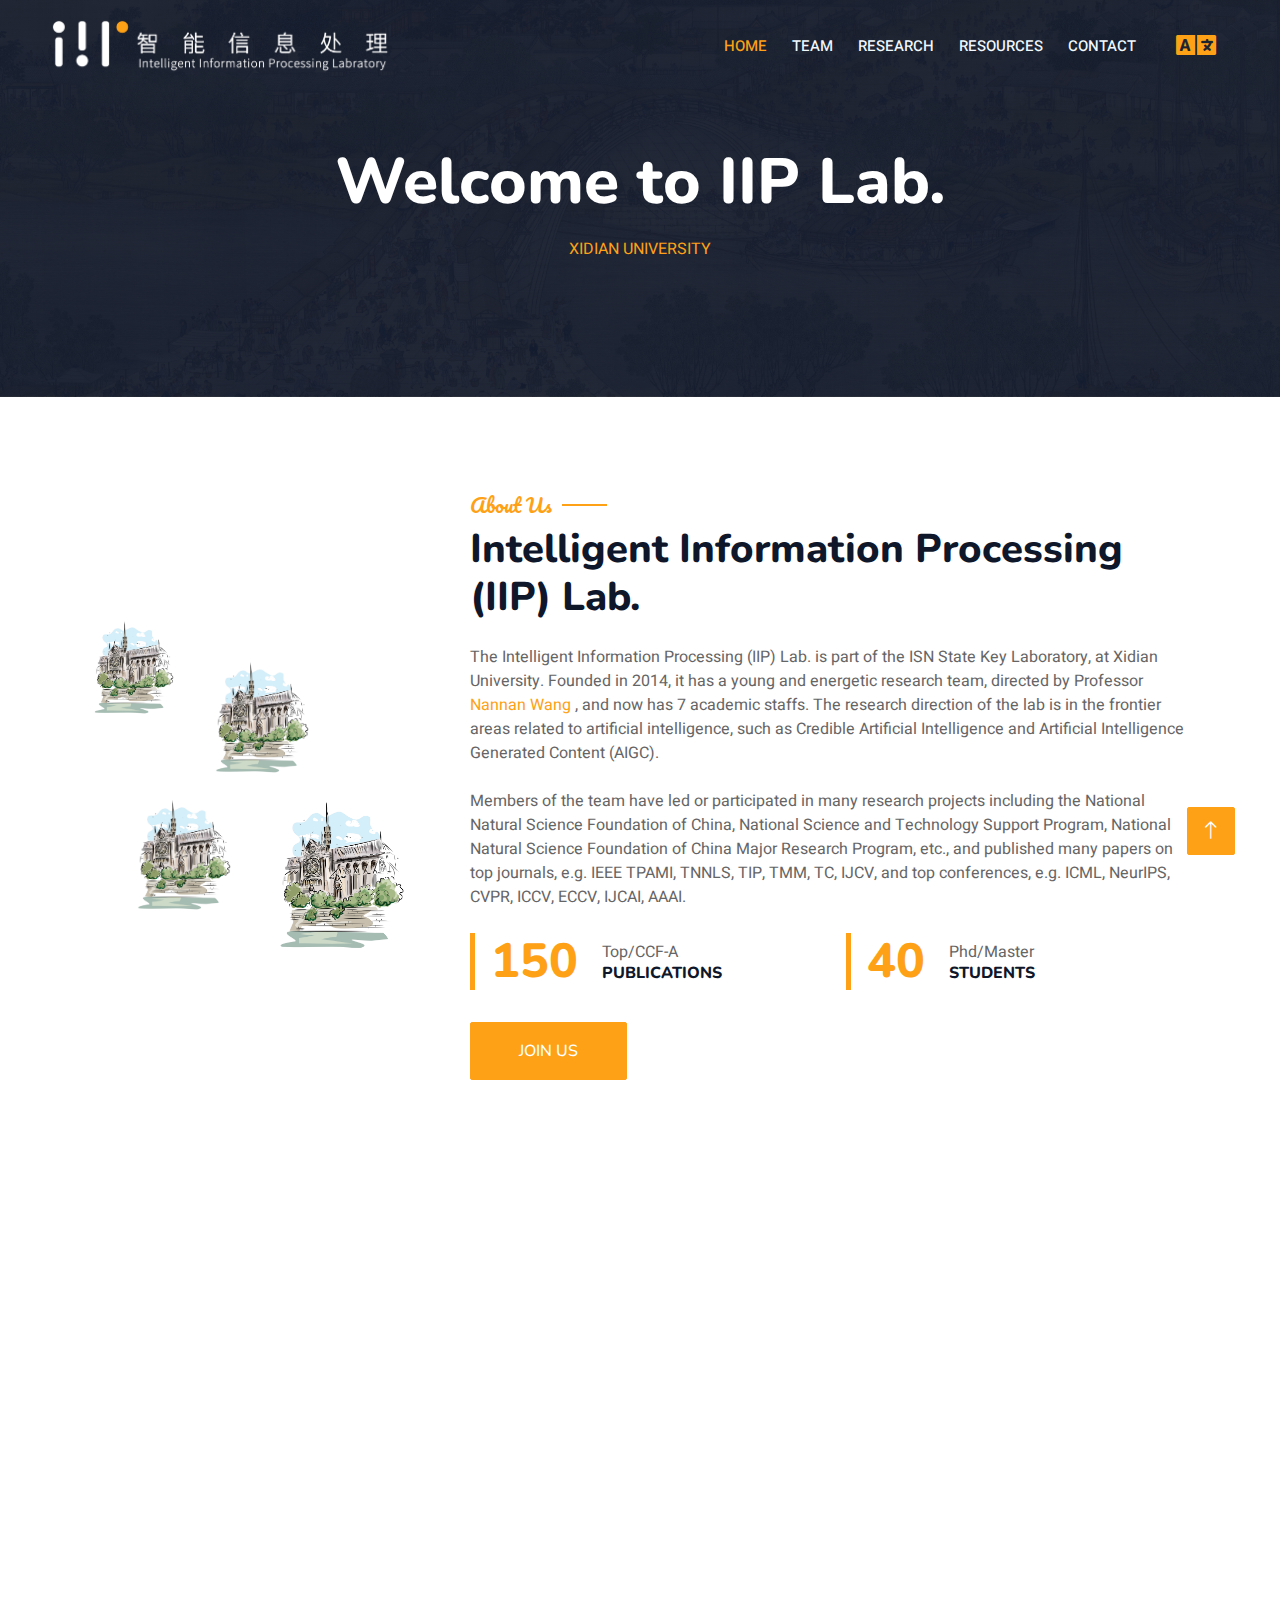
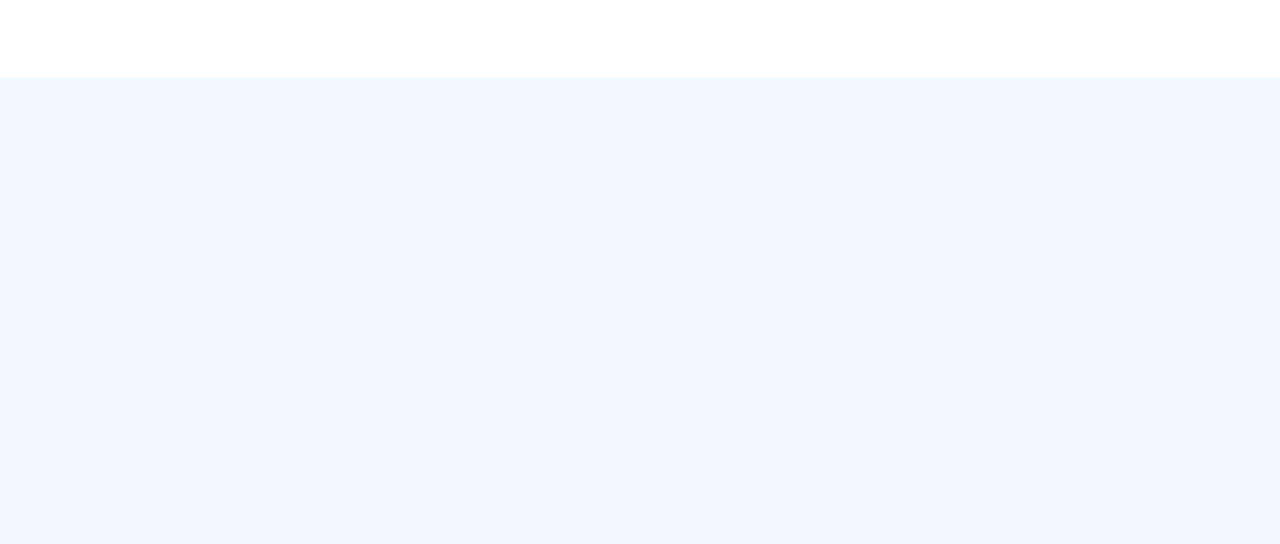
<file: index.html>
<!DOCTYPE html>
<html lang="en">

<head>
    <meta charset="utf-8">
    <title>IIP Lab.</title>
    <meta content="width=device-width, initial-scale=1.0" name="viewport">
    <meta content="" name="keywords">
    <meta content="" name="description">

    <!-- Favicon -->
    <link href="img/iip_fav.png" rel="icon">

    <!-- Google Web Fonts -->
    <link rel="preconnect" href="https://fonts.googleapis.com">
    <link rel="preconnect" href="https://fonts.gstatic.com" crossorigin>
    <link href="https://fonts.googleapis.com/css2?family=Heebo:wght@400;500;600&family=Nunito:wght@600;700;800&family=Pacifico&display=swap" rel="stylesheet">

    <!-- Icon Font Stylesheet -->
    <link href="https://cdnjs.cloudflare.com/ajax/libs/font-awesome/5.10.0/css/all.min.css" rel="stylesheet">
    <link href="https://cdn.jsdelivr.net/npm/bootstrap-icons@1.4.1/font/bootstrap-icons.css" rel="stylesheet">

    <!-- Libraries Stylesheet -->
    <link href="lib/animate/animate.min.css" rel="stylesheet">
    <link href="lib/owlcarousel/assets/owl.carousel.min.css" rel="stylesheet">
    <link href="lib/tempusdominus/css/tempusdominus-bootstrap-4.min.css" rel="stylesheet" />

    <!-- Customized Bootstrap Stylesheet -->
    <link href="css/bootstrap.min.css" rel="stylesheet">

    <!-- Template Stylesheet -->
    <link href="css/style.css" rel="stylesheet">
</head>

<body>
    <div class="container-xxl bg-white p-0">
        <!-- Spinner Start -->
        <div id="spinner" class="show bg-white position-fixed translate-middle w-100 vh-100 top-50 start-50 d-flex align-items-center justify-content-center">
            <div class="spinner-border text-primary" style="width: 3rem; height: 3rem;" role="status">
                <span class="sr-only">Loading...</span>
            </div>
        </div>
        <!-- Spinner End -->


        <!-- Navbar & Hero Start -->
        <div class="container-xxl position-relative p-0">
            <nav class="navbar navbar-expand-lg navbar-dark bg-dark px-4 px-lg-5 py-3 py-lg-0">
                <a href="" class="navbar-brand p-0">
                    <!-- <h1 class="text-primary m-0"><i class="fa fa-utensils me-3"></i>IIP-XDU</h1> -->
                    <img src="img/iip_white2.png" alt="Logo">
                </a>
                <button class="navbar-toggler" type="button" data-bs-toggle="collapse" data-bs-target="#navbarCollapse">
                    <span class="fa fa-bars"></span>
                </button>
                <div class="collapse navbar-collapse" id="navbarCollapse">
                    <div class="navbar-nav ms-auto py-0 pe-4">
                        <a href="index.html" class="nav-item nav-link active">Home</a>
                        <a href="team.html" class="nav-item nav-link">Team</a>
                        <a href="research.html" class="nav-item nav-link">Research</a>
                        <a href="resources.html" class="nav-item nav-link">Resources</a>
                        <!--
                        <div class="nav-item dropdown">
                            <a href="#" class="nav-link dropdown-toggle" data-bs-toggle="dropdown">Projects</a>
                            <div class="dropdown-menu m-0">
                                <a href="booking.html" class="dropdown-item">XAI</a>
                                <a href="team.html" class="dropdown-item">AIGC</a>
                                <a href="testimonial.html" class="dropdown-item">HIT</a>
                            </div>
                        </div>
                      -->
                        <a href="contact.html" class="nav-item nav-link">Contact</a>
                    </div>
                    <a href="" class="nav-item nav-link"><i class="fa fa-2x fa-language text-primary "></i></a>
                </div>
            </nav>

            <div class="container-xxl py-5 bg-dark hero-header mb-5">
                <div class="container text-center my-5 pt-5 pb-4">
                    <h1 class="display-3 text-white mb-3 animated slideInDown">Welcome to IIP Lab.</h1>
                    <nav aria-label="breadcrumb">
                        <ol class="breadcrumb justify-content-center text-uppercase">
                            <li class="breadcrumb-item"><a href="https://www.xidian.edu.cn/" target="_blank">Xidian University</a></li>
                        </ol>
                    </nav>
                </div>
            </div>
          <!--
            <div class="container-xxl py-5 bg-dark hero-header mb-5">

                <div class="container my-5 py-5">
                    <div class="row align-items-center g-5">
                        <div class="col-lg-8 text-center text-lg-start">
                            <h1 class="display-3 text-white animated slideInLeft"> About Us </h1>
                            <p class="text-white animated slideInLeft mb-4 pb-2"> 2 papers accepted by CVPR'23</p>
                            <a href="" class="btn btn-primary py-sm-3 px-sm-5 me-3 animated slideInLeft">XAI, AIGC</a>
                        </div>
                        <div class="col-lg-4 text-center text-lg-end overflow-hidden">
                            <img class="img-fluid" src="img/hero.png" alt="">
                        </div>
                    </div>
                </div>
            </div>
          -->
        </div>
        <!-- Navbar & Hero End -->


        <!-- About Start -->
        <div class="container-xxl py-5">
            <div class="container">
                <div class="row g-5 align-items-center">
                    <div class="col-lg-4">
                        <div class="row g-3">
                            <div class="col-4 text-start">
                                <img class="img-fluid rounded w-100 wow zoomIn" data-wow-delay="0.1s" src="img/team0.jpg">
                            </div>
                            <div class="col-6 text-start">
                                <img class="img-fluid rounded w-75 wow zoomIn" data-wow-delay="0.3s" src="img/team0.jpg" style="margin-top: 25%;">
                            </div>
                            <div class="col-6 text-end">
                                <img class="img-fluid rounded w-75 wow zoomIn" data-wow-delay="0.5s" src="img/team0.jpg">
                            </div>
                            <div class="col-6 text-end">
                                <img class="img-fluid rounded w-100 wow zoomIn" data-wow-delay="0.7s" src="img/team0.jpg">
                            </div>
                        </div>
                    </div>
                    <div class="col-lg-8">
                        <h5 class="section-title ff-secondary text-start text-primary fw-normal">About Us</h5>
                        <h1 class="mb-4">Intelligent Information Processing (IIP) Lab.</h1>
                        <p class="mb-4">The Intelligent Information Processing (IIP) Lab. is part of the ISN State Key Laboratory, at Xidian University.
                          Founded in 2014, it has a young and energetic research team, directed by Professor <a href="team-wnn.html"> Nannan Wang </a>, and now has 7 academic staffs.
                          The research direction of the lab is in the frontier areas related to artificial intelligence, such as
                          Credible Artificial Intelligence and Artificial Intelligence Generated Content (AIGC).</p>
                      <p class="mb-4"> Members of the team have led or participated in many research projects including the National Natural Science Foundation of China,
                         National Science and Technology Support Program, National Natural Science Foundation of China Major Research Program, etc.,
                         and published many papers on top journals, e.g. IEEE TPAMI, TNNLS, TIP, TMM, TC, IJCV, and top conferences, e.g. ICML, NeurIPS, CVPR, ICCV, ECCV, IJCAI, AAAI.
                         </p>
                        <div class="row g-4 mb-4">
                            <div class="col-sm-6">
                                <div class="d-flex align-items-center border-start border-5 border-primary px-3">
                                    <h1 class="flex-shrink-0 display-5 text-primary mb-0" data-toggle="counter-up">150</h1>
                                    <div class="ps-4">
                                        <p class="mb-0">Top/CCF-A</p>
                                        <h6 class="text-uppercase mb-0">Publications</h6>
                                    </div>
                                </div>
                            </div>
                            <div class="col-sm-6">
                                <div class="d-flex align-items-center border-start border-5 border-primary px-3">
                                    <h1 class="flex-shrink-0 display-5 text-primary mb-0" data-toggle="counter-up">40</h1>
                                    <div class="ps-4">
                                        <p class="mb-0">Phd/Master</p>
                                        <h6 class="text-uppercase mb-0">Students</h6>
                                    </div>
                                </div>
                            </div>
                        </div>
                        <a class="btn btn-primary py-3 px-5 mt-2" href="contact.html">Join Us</a>
                    </div>
                </div>
            </div>
        </div>
        <!-- About End -->

        <!-- Testimonial Start -->
        <div class="container-xxl py-5 wow fadeInUp" data-wow-delay="0.1s">
            <div class="container">
                <div class="text-center">
                    <h5 class="section-title ff-secondary text-center text-primary fw-normal">Recent News</h5>
                    <!-- <h1 class="mb-5">Recent News</h1> -->
                </div>

                 <div class="d-flex align-items-center wow fadeInUp" data-wow-delay="0.1s">
                        <div class="w-100 d-flex flex-column text-start ps-4">
                            <h4 class="d-flex justify-content-between border-bottom pb-2">
                                <span>Recent News</span>
                                <span class="text-primary">2024</span>
                            </h4>
                            <ul>
                            <li> [AAAI 2025 x 6] Kun Cheng, Nuoyan Zhou, Jiahua Xu, Fei Gao, Decheng Liu, and De Cheng. (2024.12.10)</li>
                            <li> [NeurIPSx4] De Cheng, et al. (2024)</li>
                            <li> [ACM MMx3] Yubo Li, Ruiyang Hu, Fei Gao, et al. 2 Posters + 1 Oral (2024)</li>
                            <li> [AAAIx4] Xiaoqi An et al., Yan Gao et al., Decheng Liu et al., yilang Yin et al.AAAI 2024 </li>
                            <li> [CVPRx2] Fei Gao et al., De Cheng et al. CVPR 2024 </li>
                            <li> [ICLRx2] Chaohua Shi, Yonggang Zhang, et al. Federated Models with Extremely Label Deficiency. ICLR 2024</li>
                            <li> [ICMLx1] Yusong Hu et al. ICML 2024</li>
                            <li> [ICRAx1] Fei Gao et al. HRICA. ICRA 2024 </li>
                            <li> [SIGIRx1] Quanxing Zha, et al. UGNCL, SIGIR 2024</li>
                            <li> [IEEE TCSVTx2] Youjiang Yu, Xiao He, et al. (2024)</li>
                            <li> [IEEE TCYBx1] Xin Liu, et al. about Image-Text Matching. (2024)</li>
                            <li> [IEEE TIFSx6] Decheng Liu, Jingwei Xin, Ziyu Wei, Yulong Yang, Ruiyang Xia, Chunlei Peng, et al. (2024)</li>
                            <li> [IEEE TIPx5] Guozhang Li, Ziyu Wei, Ruiyang Xia, Xi Yang, Lei Hu, et al. (2024)</li>
                            <li> [IEEE TMMx7] Decheng Liu, Chunlei Peng, Xi Yang, De Cheng, et al. (2024)</li>
                            <li> [IEEE TNNLSx4] Xinrui Jiang, Keyu Li, Changcheng Liang, Guozhang Li, et al. (2024)</li>
                            </ul>
                        </div>
                    </div>


                <!--

                <div class="owl-carousel testimonial-carousel">
			
                    <div class="testimonial-item bg-transparent border rounded p-4">
                        <i class="fa fa-quote-left fa-2x text-primary mb-3"></i>
                        <p>1 paper is accepted by NeurIPS (CCF-A)!</p>
                        <div class="d-flex align-items-center">
                            <img class="img-fluid flex-shrink-0 rounded-circle" src="img/bird.jpg" style="width: 50px; height: 50px;">
                            <div class="ps-3">
                                <h5 class="mb-1">NeurIPS</h5>
                                <small>2023.09</small>
                            </div>
                        </div>
                    </div>
			
                    <div class="testimonial-item bg-transparent border rounded p-4">
                        <i class="fa fa-quote-left fa-2x text-primary mb-3"></i>
                        <p>4 paper about AIGC is accepted by ACM MM 2023 (CCF-A)!</p>
                        <div class="d-flex align-items-center">
                            <img class="img-fluid flex-shrink-0 rounded-circle" src="img/bird.jpg" style="width: 50px; height: 50px;">
                            <div class="ps-3">
                                <h5 class="mb-1">ACM MM</h5>
                                <small>2023.08</small>
                            </div>
                        </div>
                    </div>
			
                    <div class="testimonial-item bg-transparent border rounded p-4">
                        <i class="fa fa-quote-left fa-2x text-primary mb-3"></i>
                        <p>2 papers about AIGC are accepted by CVPR 2023 (CCF-A)!</p>
                        <div class="d-flex align-items-center">
                            <img class="img-fluid flex-shrink-0 rounded-circle" src="img/bird.jpg" style="width: 50px; height: 50px;">
                            <div class="ps-3">
                                <h5 class="mb-1">CVPR</h5>
                                <small>2023.3.1</small>
                            </div>
                        </div>
                    </div>
			
                    <div class="testimonial-item bg-transparent border rounded p-4">
                        <i class="fa fa-quote-left fa-2x text-primary mb-3"></i>
                        <p>2 papers about Credible AI are accepted by ICML 2023 (CCF-A)!</p>
                        <div class="d-flex align-items-center">
                            <img class="img-fluid flex-shrink-0 rounded-circle" src="img/bird.jpg" style="width: 50px; height: 50px;">
                            <div class="ps-3">
                                <h5 class="mb-1">ICML</h5>
                                <small>2023.4.25</small>
                            </div>
                        </div>
                    </div>
			    -->

                </div>
            </div>
        </div>
        <!-- Testimonial End -->


        <!-- Footer Start -->
        <div class="container-fluid bg-dark text-light footer pt-5 mt-5 wow fadeIn" data-wow-delay="0.1s">
            <div class="container py-5">
                <div class="row g-5">
                    <div class="col-lg-3 col-md-6">
                        <h4 class="section-title ff-secondary text-start text-primary fw-normal mb-4">Laboratory</h4>

                        <a class="btn btn-link" href="index.html" class="nav-item nav-link">About Us</a>
                        <a class="btn btn-link" href="team.html" class="nav-item nav-link">Team Members</a>
                        <a class="btn btn-link" href="research.html" class="nav-item nav-link">Research Topics</a>
                        <a class="btn btn-link" href="resources.html" class="nav-item nav-link">Resources</a>
                        <a class="btn btn-link" href="contact.html" class="nav-item nav-link">Contact Us</a>
                        <!--
                        <a class="btn btn-link" href="">Reservation</a>
                        <a class="btn btn-link" href="">Privacy Policy</a>
                        <a class="btn btn-link" href="">Terms & Condition</a>
                        <img class="flex-shrink-0 img-fluid rounded" src="img/iip_white2.png" alt="" style="width: 200px;">
                      -->

                    </div>
                    <div class="col-lg-3 col-md-6">
                        <h4 class="section-title ff-secondary text-start text-primary fw-normal mb-4">Contact</h4>
                        <p class="mb-2"><i class="fa fa-map-marker-alt me-3"></i>No. 2 South Taibai Road, </p>
                        <p class="mb-2"><i class="fa fa-globe me-3"></i>Xi’an, Shaanxi 710071, China</p>
                        <p class="mb-2"><i class="fa fa-envelope me-3"></i>nnwang <i class="fa fa-at"></i> xidian.edu.cn</p>
                        <div class="d-flex pt-2">
                            <a class="btn btn-outline-light btn-social" href=""><i class="fab fa-weixin"></i></a>
                            <a class="btn btn-outline-light btn-social" href="https://github.com/IIP-Lab-XDU" target="_blank"><i class="fab fa-github"></i></a>
                            <!--
                            <a class="btn btn-outline-light btn-social" href=""><i class="fab fa-youtube"></i></a>
                            <a class="btn btn-outline-light btn-social" href=""><i class="fab fa-linkedin-in"></i></a>
                          -->
                        </div>
                    </div>
                    <div class="col-lg-3 col-md-6">
                        <h4 class="section-title ff-secondary text-start text-primary fw-normal mb-4">Links</h4>
                        <a class="btn btn-link" href="https://www.xidian.edu.cn/" target="_blank">Xidian University</a>
                        <a class="btn btn-link" href="https://hz.xidian.edu.cn/" target="_blank">Hangzhou Institute</a>
                        <a class="btn btn-link" href="https://isn.xidian.edu.cn/" target="_blank">ISN State Key Lab.</a>
                        <a class="btn btn-link" href="https://see.xidian.edu.cn/faculty/xbgao/" target="_blank">VIPSL (Xinbo Gao) </a>
                        <a class="btn btn-link" href="https://www.sydney.edu.au/engineering/about/our-people/academic-staff/dacheng-tao.html" target="_blank">USYD (Dacheng Tao) </a>
                    </div>
                    <div class="col-lg-3 col-md-6">
                        <h4 class="section-title ff-secondary text-start text-primary fw-normal mb-4">Pages</h4>
                        <!--
                        <p>You can try our work.</p>
                        <div class="position-relative mx-auto" style="max-width: 400px;">
                            <input class="form-control border-primary w-100 py-3 ps-4 pe-5" type="text" placeholder="Your email">
                            <button type="button" class="btn btn-primary py-2 position-absolute top-0 end-0 mt-2 me-2">SignUp</button>
                        </div>
                        <img class="img-fluid flex-shrink-0 rounded-circle" src="img/applet.png" style="width: 50px; height: 50px;">
                      -->
                        <a class="btn btn-link" href="index.html" class="nav-item nav-link">Home</a>
                        <a class="btn btn-link" href="team.html" class="nav-item nav-link">Team</a>
                        <a class="btn btn-link" href="research.html" class="nav-item nav-link">Research</a>
                        <a class="btn btn-link" href="resources.html" class="nav-item nav-link">Resources</a>
                        <a class="btn btn-link" href="contact.html" class="nav-item nav-link">Contact</a>
                    </div>
                </div>
            </div>
            <div class="container">
                <div class="copyright">
                    <div class="row">
                        <div class="col-md-6 text-center text-md-start mb-3 mb-md-0">
                            &copy; <a class="border-bottom" href="#">IIP Lab.</a>, All Right Reserved.

							<!--/*** This template is free as long as you keep the footer author’s credit link/attribution link/backlink. If you'd like to use the template without the footer author’s credit link/attribution link/backlink, you can purchase the Credit Removal License from "https://htmlcodex.com/credit-removal". Thank you for your support. ***/-->
							Designed By <a class="border-bottom" href="https://htmlcodex.com">HTML Codex</a>
                        </div>
                        <div class="col-md-6 text-center text-md-end">
                            <div class="footer-menu">
                                <a href="">Home</a>
                                <a href="">Cookies</a>
                                <a href="">Help</a>
                                <a href="">FQAs</a>
                            </div>
                        </div>
                    </div>
                </div>
            </div>
        </div>
        <!-- Footer End -->


        <!-- Back to Top -->
        <a href="#" class="btn btn-lg btn-primary btn-lg-square back-to-top"><i class="bi bi-arrow-up"></i></a>
    </div>

    <!-- JavaScript Libraries -->
    <script src="https://code.jquery.com/jquery-3.4.1.min.js"></script>
    <script src="https://cdn.jsdelivr.net/npm/bootstrap@5.0.0/dist/js/bootstrap.bundle.min.js"></script>
    <script src="lib/wow/wow.min.js"></script>
    <script src="lib/easing/easing.min.js"></script>
    <script src="lib/waypoints/waypoints.min.js"></script>
    <script src="lib/counterup/counterup.min.js"></script>
    <script src="lib/owlcarousel/owl.carousel.min.js"></script>
    <script src="lib/tempusdominus/js/moment.min.js"></script>
    <script src="lib/tempusdominus/js/moment-timezone.min.js"></script>
    <script src="lib/tempusdominus/js/tempusdominus-bootstrap-4.min.js"></script>

    <!-- Template Javascript -->
    <script src="js/main.js"></script>
</body>

</html>
</file>
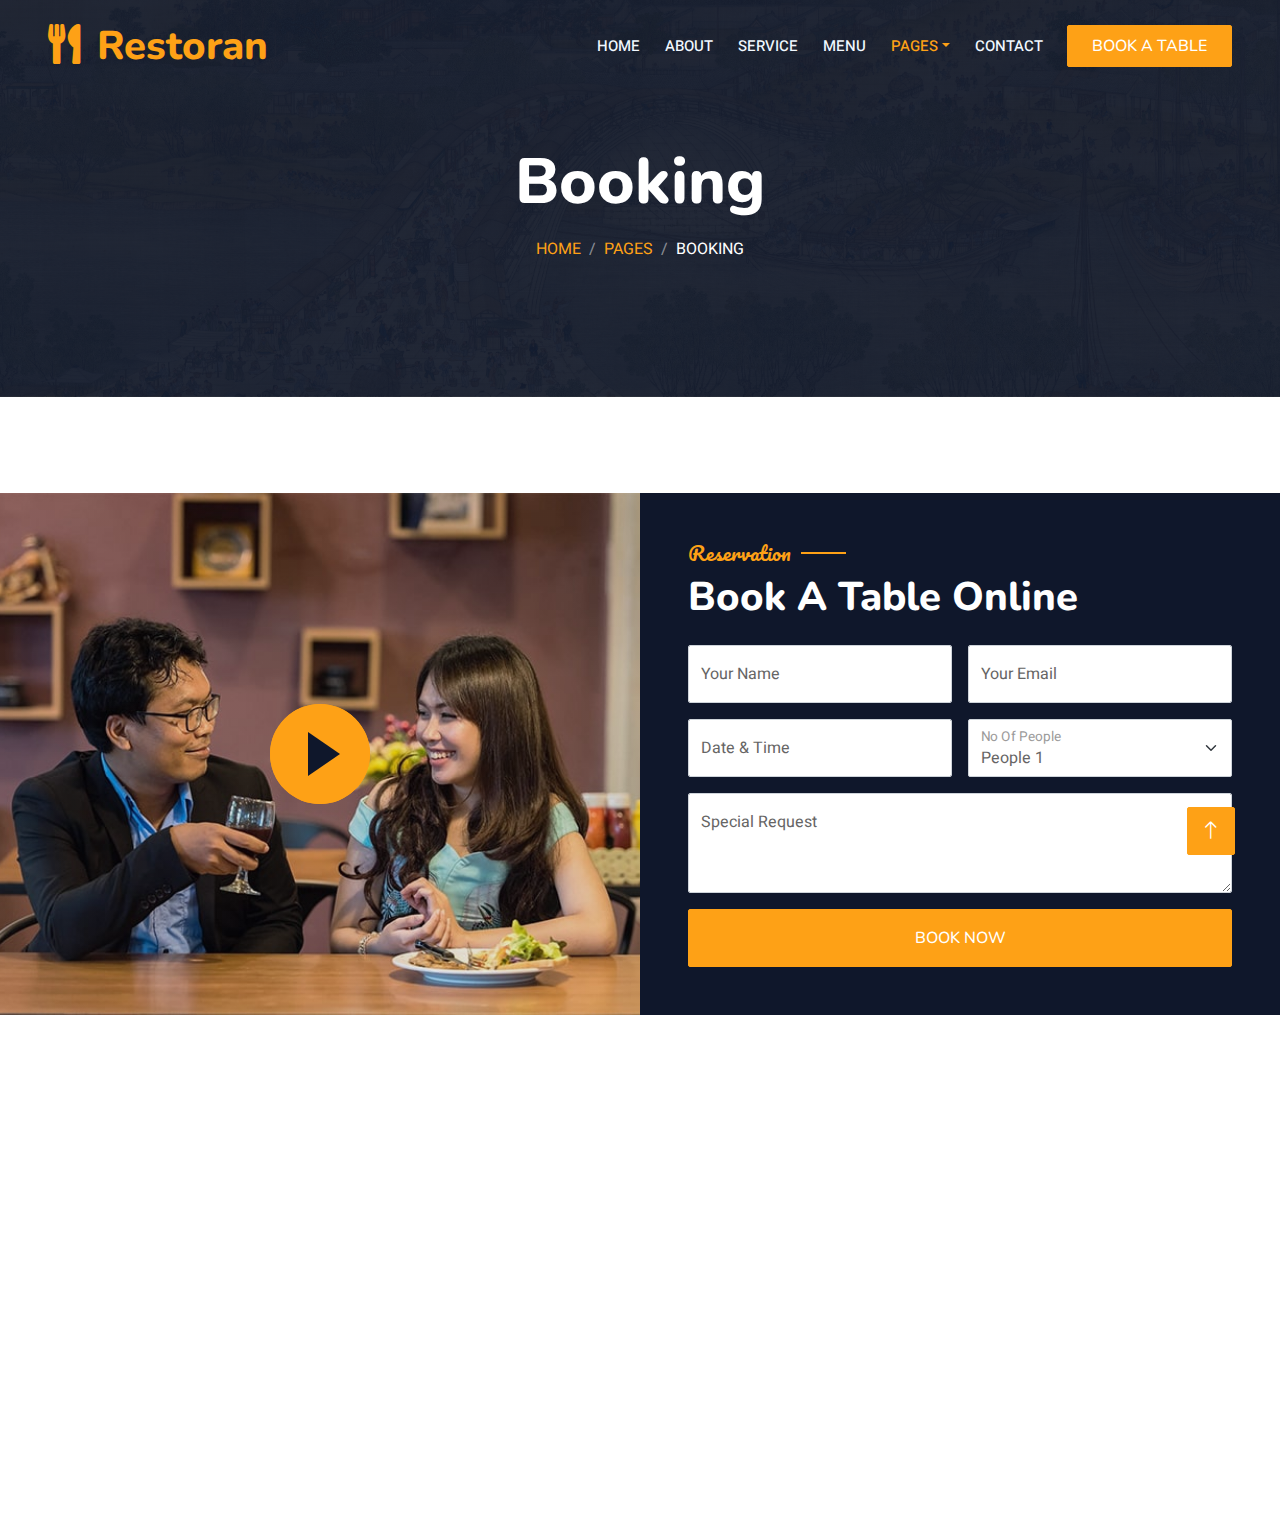
<file: booking.html>
<!DOCTYPE html>
<html lang="en">

<head>
    <meta charset="utf-8">
    <title>Restoran - Bootstrap Restaurant Template</title>
    <meta content="width=device-width, initial-scale=1.0" name="viewport">
    <meta content="" name="keywords">
    <meta content="" name="description">

    <!-- Favicon -->
    <link href="img/favicon.ico" rel="icon">

    <!-- Google Web Fonts -->
    <link rel="preconnect" href="https://fonts.googleapis.com">
    <link rel="preconnect" href="https://fonts.gstatic.com" crossorigin>
    <link href="https://fonts.googleapis.com/css2?family=Heebo:wght@400;500;600&family=Nunito:wght@600;700;800&family=Pacifico&display=swap" rel="stylesheet">

    <!-- Icon Font Stylesheet -->
    <link href="https://cdnjs.cloudflare.com/ajax/libs/font-awesome/5.10.0/css/all.min.css" rel="stylesheet">
    <link href="https://cdn.jsdelivr.net/npm/bootstrap-icons@1.4.1/font/bootstrap-icons.css" rel="stylesheet">

    <!-- Libraries Stylesheet -->
    <link href="lib/animate/animate.min.css" rel="stylesheet">
    <link href="lib/owlcarousel/assets/owl.carousel.min.css" rel="stylesheet">
    <link href="lib/tempusdominus/css/tempusdominus-bootstrap-4.min.css" rel="stylesheet" />

    <!-- Customized Bootstrap Stylesheet -->
    <link href="css/bootstrap.min.css" rel="stylesheet">

    <!-- Template Stylesheet -->
    <link href="css/style.css" rel="stylesheet">
</head>

<body>
    <div class="container-xxl bg-white p-0">
        <!-- Spinner Start -->
        <div id="spinner" class="show bg-white position-fixed translate-middle w-100 vh-100 top-50 start-50 d-flex align-items-center justify-content-center">
            <div class="spinner-border text-primary" style="width: 3rem; height: 3rem;" role="status">
                <span class="sr-only">Loading...</span>
            </div>
        </div>
        <!-- Spinner End -->


        <!-- Navbar & Hero Start -->
        <div class="container-xxl position-relative p-0">
            <nav class="navbar navbar-expand-lg navbar-dark bg-dark px-4 px-lg-5 py-3 py-lg-0">
                <a href="" class="navbar-brand p-0">
                    <h1 class="text-primary m-0"><i class="fa fa-utensils me-3"></i>Restoran</h1>
                    <!-- <img src="img/logo.png" alt="Logo"> -->
                </a>
                <button class="navbar-toggler" type="button" data-bs-toggle="collapse" data-bs-target="#navbarCollapse">
                    <span class="fa fa-bars"></span>
                </button>
                <div class="collapse navbar-collapse" id="navbarCollapse">
                    <div class="navbar-nav ms-auto py-0 pe-4">
                        <a href="index.html" class="nav-item nav-link">Home</a>
                        <a href="about.html" class="nav-item nav-link">About</a>
                        <a href="service.html" class="nav-item nav-link">Service</a>
                        <a href="menu.html" class="nav-item nav-link">Menu</a>
                        <div class="nav-item dropdown">
                            <a href="#" class="nav-link dropdown-toggle active" data-bs-toggle="dropdown">Pages</a>
                            <div class="dropdown-menu m-0">
                                <a href="booking.html" class="dropdown-item active">Booking</a>
                                <a href="team.html" class="dropdown-item">Our Team</a>
                                <a href="testimonial.html" class="dropdown-item">Testimonial</a>
                            </div>
                        </div>
                        <a href="contact.html" class="nav-item nav-link">Contact</a>
                    </div>
                    <a href="" class="btn btn-primary py-2 px-4">Book A Table</a>
                </div>
            </nav>

            <div class="container-xxl py-5 bg-dark hero-header mb-5">
                <div class="container text-center my-5 pt-5 pb-4">
                    <h1 class="display-3 text-white mb-3 animated slideInDown">Booking</h1>
                    <nav aria-label="breadcrumb">
                        <ol class="breadcrumb justify-content-center text-uppercase">
                            <li class="breadcrumb-item"><a href="#">Home</a></li>
                            <li class="breadcrumb-item"><a href="#">Pages</a></li>
                            <li class="breadcrumb-item text-white active" aria-current="page">Booking</li>
                        </ol>
                    </nav>
                </div>
            </div>
        </div>
        <!-- Navbar & Hero End -->


        <!-- Reservation Start -->
        <div class="container-xxl py-5 px-0 wow fadeInUp" data-wow-delay="0.1s">
            <div class="row g-0">
                <div class="col-md-6">
                    <div class="video">
                        <button type="button" class="btn-play" data-bs-toggle="modal" data-src="https://www.youtube.com/embed/DWRcNpR6Kdc" data-bs-target="#videoModal">
                            <span></span>
                        </button>
                    </div>
                </div>
                <div class="col-md-6 bg-dark d-flex align-items-center">
                    <div class="p-5 wow fadeInUp" data-wow-delay="0.2s">
                        <h5 class="section-title ff-secondary text-start text-primary fw-normal">Reservation</h5>
                        <h1 class="text-white mb-4">Book A Table Online</h1>
                        <form>
                            <div class="row g-3">
                                <div class="col-md-6">
                                    <div class="form-floating">
                                        <input type="text" class="form-control" id="name" placeholder="Your Name">
                                        <label for="name">Your Name</label>
                                    </div>
                                </div>
                                <div class="col-md-6">
                                    <div class="form-floating">
                                        <input type="email" class="form-control" id="email" placeholder="Your Email">
                                        <label for="email">Your Email</label>
                                    </div>
                                </div>
                                <div class="col-md-6">
                                    <div class="form-floating date" id="date3" data-target-input="nearest">
                                        <input type="text" class="form-control datetimepicker-input" id="datetime" placeholder="Date & Time" data-target="#date3" data-toggle="datetimepicker" />
                                        <label for="datetime">Date & Time</label>
                                    </div>
                                </div>
                                <div class="col-md-6">
                                    <div class="form-floating">
                                        <select class="form-select" id="select1">
                                          <option value="1">People 1</option>
                                          <option value="2">People 2</option>
                                          <option value="3">People 3</option>
                                        </select>
                                        <label for="select1">No Of People</label>
                                      </div>
                                </div>
                                <div class="col-12">
                                    <div class="form-floating">
                                        <textarea class="form-control" placeholder="Special Request" id="message" style="height: 100px"></textarea>
                                        <label for="message">Special Request</label>
                                    </div>
                                </div>
                                <div class="col-12">
                                    <button class="btn btn-primary w-100 py-3" type="submit">Book Now</button>
                                </div>
                            </div>
                        </form>
                    </div>
                </div>
            </div>
        </div>

        <div class="modal fade" id="videoModal" tabindex="-1" aria-labelledby="exampleModalLabel" aria-hidden="true">
            <div class="modal-dialog">
                <div class="modal-content rounded-0">
                    <div class="modal-header">
                        <h5 class="modal-title" id="exampleModalLabel">Youtube Video</h5>
                        <button type="button" class="btn-close" data-bs-dismiss="modal" aria-label="Close"></button>
                    </div>
                    <div class="modal-body">
                        <!-- 16:9 aspect ratio -->
                        <div class="ratio ratio-16x9">
                            <iframe class="embed-responsive-item" src="" id="video" allowfullscreen allowscriptaccess="always"
                                allow="autoplay"></iframe>
                        </div>
                    </div>
                </div>
            </div>
        </div>
        <!-- Reservation Start -->
        

        <!-- Footer Start -->
        <div class="container-fluid bg-dark text-light footer pt-5 mt-5 wow fadeIn" data-wow-delay="0.1s">
            <div class="container py-5">
                <div class="row g-5">
                    <div class="col-lg-3 col-md-6">
                        <h4 class="section-title ff-secondary text-start text-primary fw-normal mb-4">Company</h4>
                        <a class="btn btn-link" href="">About Us</a>
                        <a class="btn btn-link" href="">Contact Us</a>
                        <a class="btn btn-link" href="">Reservation</a>
                        <a class="btn btn-link" href="">Privacy Policy</a>
                        <a class="btn btn-link" href="">Terms & Condition</a>
                    </div>
                    <div class="col-lg-3 col-md-6">
                        <h4 class="section-title ff-secondary text-start text-primary fw-normal mb-4">Contact</h4>
                        <p class="mb-2"><i class="fa fa-map-marker-alt me-3"></i>123 Street, New York, USA</p>
                        <p class="mb-2"><i class="fa fa-phone-alt me-3"></i>+012 345 67890</p>
                        <p class="mb-2"><i class="fa fa-envelope me-3"></i>info@example.com</p>
                        <div class="d-flex pt-2">
                            <a class="btn btn-outline-light btn-social" href=""><i class="fab fa-twitter"></i></a>
                            <a class="btn btn-outline-light btn-social" href=""><i class="fab fa-facebook-f"></i></a>
                            <a class="btn btn-outline-light btn-social" href=""><i class="fab fa-youtube"></i></a>
                            <a class="btn btn-outline-light btn-social" href=""><i class="fab fa-linkedin-in"></i></a>
                        </div>
                    </div>
                    <div class="col-lg-3 col-md-6">
                        <h4 class="section-title ff-secondary text-start text-primary fw-normal mb-4">Opening</h4>
                        <h5 class="text-light fw-normal">Monday - Saturday</h5>
                        <p>09AM - 09PM</p>
                        <h5 class="text-light fw-normal">Sunday</h5>
                        <p>10AM - 08PM</p>
                    </div>
                    <div class="col-lg-3 col-md-6">
                        <h4 class="section-title ff-secondary text-start text-primary fw-normal mb-4">Newsletter</h4>
                        <p>Dolor amet sit justo amet elitr clita ipsum elitr est.</p>
                        <div class="position-relative mx-auto" style="max-width: 400px;">
                            <input class="form-control border-primary w-100 py-3 ps-4 pe-5" type="text" placeholder="Your email">
                            <button type="button" class="btn btn-primary py-2 position-absolute top-0 end-0 mt-2 me-2">SignUp</button>
                        </div>
                    </div>
                </div>
            </div>
            <div class="container">
                <div class="copyright">
                    <div class="row">
                        <div class="col-md-6 text-center text-md-start mb-3 mb-md-0">
                            &copy; <a class="border-bottom" href="#">Your Site Name</a>, All Right Reserved. 
							
							<!--/*** This template is free as long as you keep the footer author’s credit link/attribution link/backlink. If you'd like to use the template without the footer author’s credit link/attribution link/backlink, you can purchase the Credit Removal License from "https://htmlcodex.com/credit-removal". Thank you for your support. ***/-->
							Designed By <a class="border-bottom" href="https://htmlcodex.com">HTML Codex</a>
                        </div>
                        <div class="col-md-6 text-center text-md-end">
                            <div class="footer-menu">
                                <a href="">Home</a>
                                <a href="">Cookies</a>
                                <a href="">Help</a>
                                <a href="">FQAs</a>
                            </div>
                        </div>
                    </div>
                </div>
            </div>
        </div>
        <!-- Footer End -->


        <!-- Back to Top -->
        <a href="#" class="btn btn-lg btn-primary btn-lg-square back-to-top"><i class="bi bi-arrow-up"></i></a>
    </div>

    <!-- JavaScript Libraries -->
    <script src="https://code.jquery.com/jquery-3.4.1.min.js"></script>
    <script src="https://cdn.jsdelivr.net/npm/bootstrap@5.0.0/dist/js/bootstrap.bundle.min.js"></script>
    <script src="lib/wow/wow.min.js"></script>
    <script src="lib/easing/easing.min.js"></script>
    <script src="lib/waypoints/waypoints.min.js"></script>
    <script src="lib/counterup/counterup.min.js"></script>
    <script src="lib/owlcarousel/owl.carousel.min.js"></script>
    <script src="lib/tempusdominus/js/moment.min.js"></script>
    <script src="lib/tempusdominus/js/moment-timezone.min.js"></script>
    <script src="lib/tempusdominus/js/tempusdominus-bootstrap-4.min.js"></script>

    <!-- Template Javascript -->
    <script src="js/main.js"></script>
</body>

</html>
</file>
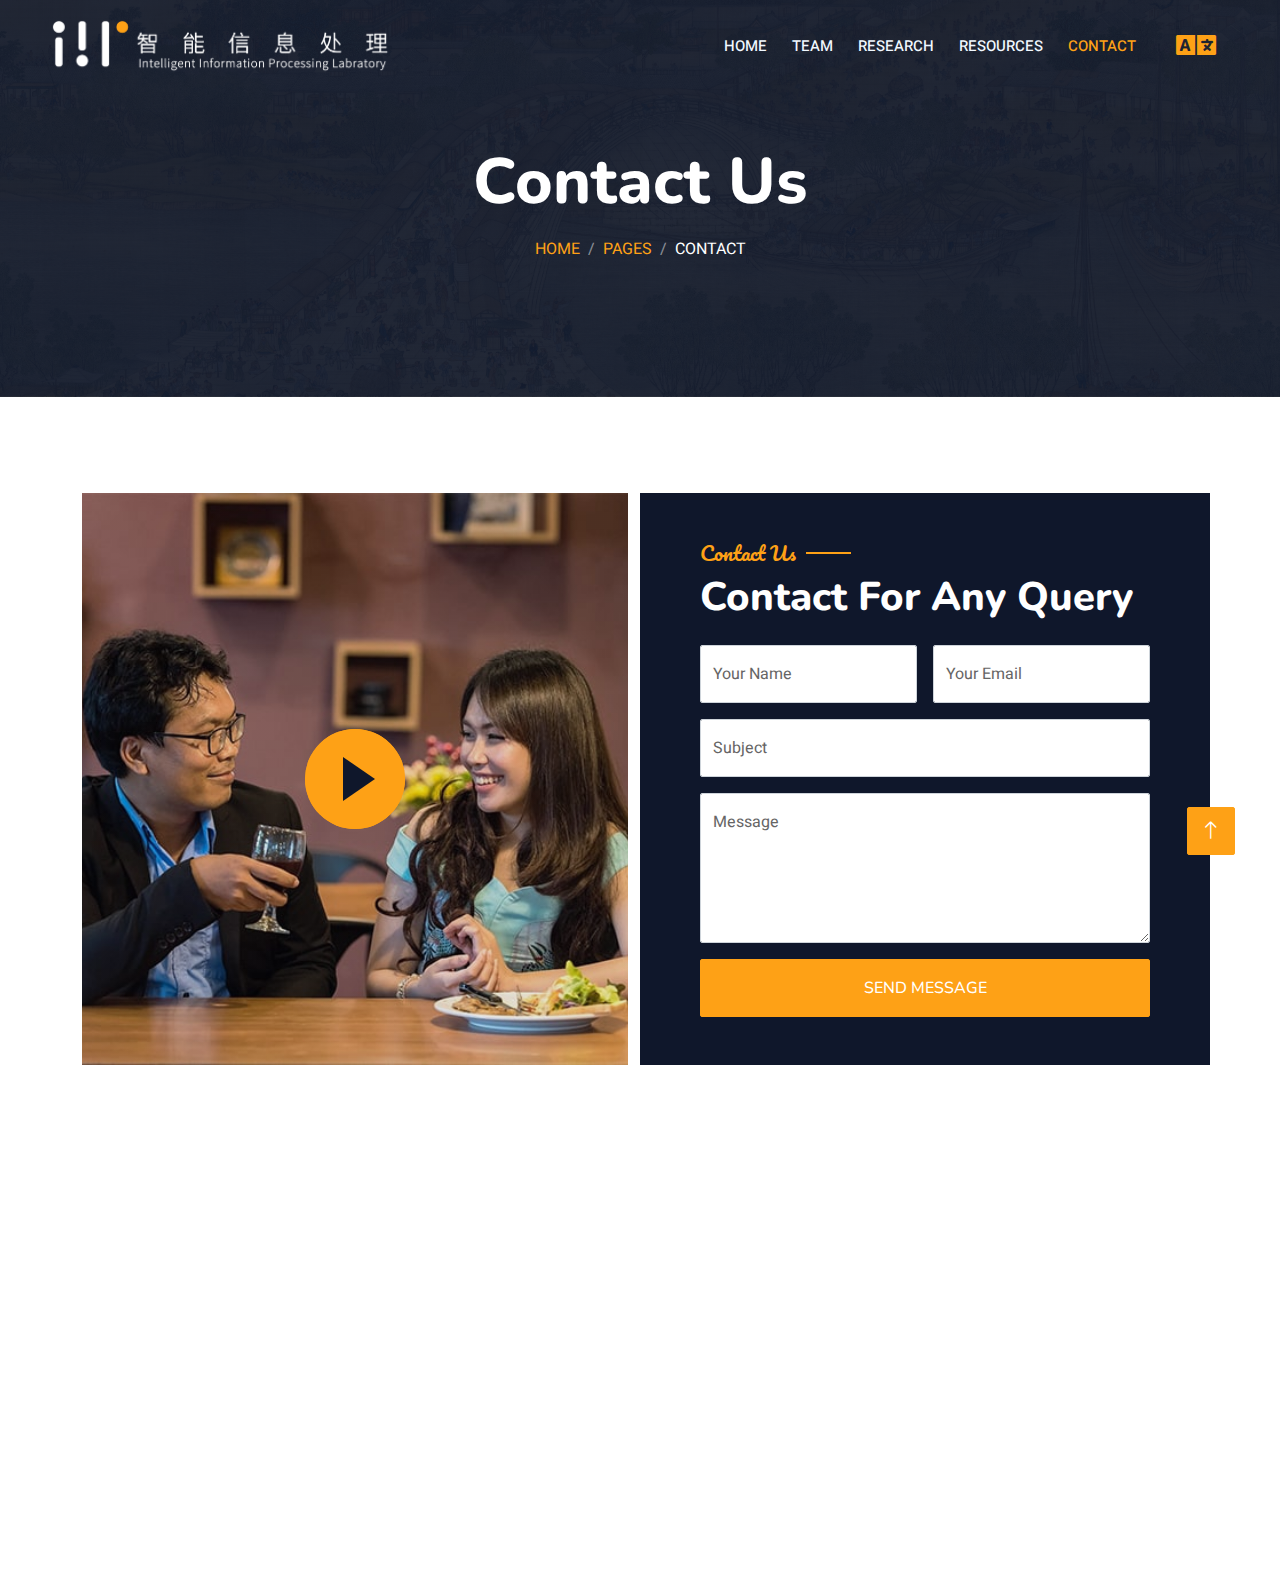
<file: contact.html>
<!DOCTYPE html>
<html lang="en">

<head>
    <meta charset="utf-8">
    <title>IIP Lab. Contact</title>
    <meta content="width=device-width, initial-scale=1.0" name="viewport">
    <meta content="" name="keywords">
    <meta content="" name="description">

    <!-- Favicon -->
    <link href="img/iip_fav.png" rel="icon">

    <!-- Google Web Fonts -->
    <link rel="preconnect" href="https://fonts.googleapis.com">
    <link rel="preconnect" href="https://fonts.gstatic.com" crossorigin>
    <link href="https://fonts.googleapis.com/css2?family=Heebo:wght@400;500;600&family=Nunito:wght@600;700;800&family=Pacifico&display=swap" rel="stylesheet">

    <!-- Icon Font Stylesheet -->
    <link href="https://cdnjs.cloudflare.com/ajax/libs/font-awesome/5.10.0/css/all.min.css" rel="stylesheet">
    <link href="https://cdn.jsdelivr.net/npm/bootstrap-icons@1.4.1/font/bootstrap-icons.css" rel="stylesheet">

    <!-- Libraries Stylesheet -->
    <link href="lib/animate/animate.min.css" rel="stylesheet">
    <link href="lib/owlcarousel/assets/owl.carousel.min.css" rel="stylesheet">
    <link href="lib/tempusdominus/css/tempusdominus-bootstrap-4.min.css" rel="stylesheet" />

    <!-- Customized Bootstrap Stylesheet -->
    <link href="css/bootstrap.min.css" rel="stylesheet">

    <!-- Template Stylesheet -->
    <link href="css/style.css" rel="stylesheet">
</head>

<body>
    <div class="container-xxl bg-white p-0">
        <!-- Spinner Start -->
        <div id="spinner" class="show bg-white position-fixed translate-middle w-100 vh-100 top-50 start-50 d-flex align-items-center justify-content-center">
            <div class="spinner-border text-primary" style="width: 3rem; height: 3rem;" role="status">
                <span class="sr-only">Loading...</span>
            </div>
        </div>
        <!-- Spinner End -->



        <!-- Navbar & Hero Start -->
        <div class="container-xxl position-relative p-0">
            <nav class="navbar navbar-expand-lg navbar-dark bg-dark px-4 px-lg-5 py-3 py-lg-0">
                <a href="" class="navbar-brand p-0">
                    <!-- <h1 class="text-primary m-0"><i class="fa fa-utensils me-3"></i>IIP-XDU</h1> -->
                    <img src="img/iip_white2.png" alt="Logo">
                </a>
                <button class="navbar-toggler" type="button" data-bs-toggle="collapse" data-bs-target="#navbarCollapse">
                    <span class="fa fa-bars"></span>
                </button>
                <div class="collapse navbar-collapse" id="navbarCollapse">
                    <div class="navbar-nav ms-auto py-0 pe-4">
                        <a href="index.html" class="nav-item nav-link">Home</a>
                        <a href="team.html" class="nav-item nav-link">Team</a>
                        <a href="research.html" class="nav-item nav-link">Research</a>
                        <a href="resources.html" class="nav-item nav-link">Resources</a>
                        <!--
                        <div class="nav-item dropdown">
                            <a href="#" class="nav-link dropdown-toggle" data-bs-toggle="dropdown">Projects</a>
                            <div class="dropdown-menu m-0">
                                <a href="booking.html" class="dropdown-item">XAI</a>
                                <a href="team.html" class="dropdown-item">AIGC</a>
                                <a href="testimonial.html" class="dropdown-item">HIT</a>
                            </div>
                        </div>
                      -->
                        <a href="contact.html" class="nav-item nav-link active">Contact</a>
                    </div>
                    <a href="" class="nav-item nav-link"><i class="fa fa-2x fa-language text-primary "></i></a>
                </div>
            </nav>



            <div class="container-xxl py-5 bg-dark hero-header mb-5">
                <div class="container text-center my-5 pt-5 pb-4">
                    <h1 class="display-3 text-white mb-3 animated slideInDown">Contact Us</h1>
                    <nav aria-label="breadcrumb">
                        <ol class="breadcrumb justify-content-center text-uppercase">
                            <li class="breadcrumb-item"><a href="#">Home</a></li>
                            <li class="breadcrumb-item"><a href="#">Pages</a></li>
                            <li class="breadcrumb-item text-white active" aria-current="page">Contact</li>
                        </ol>
                    </nav>
                </div>
            </div>
        </div>
        <!-- Navbar & Hero End -->


        <!-- Contact Start -->
        <div class="container-xxl py-5">
            <div class="container">

              <!--
                <div class="text-center wow fadeInUp" data-wow-delay="0.1s">
                    <h5 class="section-title ff-secondary text-center text-primary fw-normal">Contact Us</h5>
                    <h1 class="mb-5">Contact For Any Query</h1>
                </div>
              -->
                <div class="row g-4">

                    <!--
                    <div class="col-12">
                        <div class="row gy-4">
                            <div class="col-md-4">
                                <h5 class="section-title ff-secondary fw-normal text-start text-primary">Booking</h5>
                                <p><i class="fa fa-envelope-open text-primary me-2"></i>book@example.com</p>
                            </div>
                            <div class="col-md-4">
                                <h5 class="section-title ff-secondary fw-normal text-start text-primary">General</h5>
                                <p><i class="fa fa-envelope-open text-primary me-2"></i>info@example.com</p>
                            </div>
                            <div class="col-md-4">
                                <h5 class="section-title ff-secondary fw-normal text-start text-primary">Technical</h5>
                                <p><i class="fa fa-envelope-open text-primary me-2"></i>tech@example.com</p>
                            </div>
                        </div>
                    </div>
                    -->

                    <div class="col-md-6">
                        <div class="video">
                            <button type="button" class="btn-play" data-bs-toggle="modal" data-src="https://www.youtube.com/embed/DWRcNpR6Kdc" data-bs-target="#videoModal">
                                <span></span>
                            </button>
                        </div>
                    </div>

                    <div class="col-md-6 bg-dark d-flex align-items-center">
                        <div class="p-5 wow fadeInUp" data-wow-delay="0.2s">
                            <h5 class="section-title ff-secondary text-start text-primary fw-normal">Contact Us</h5>
                            <h1 class="text-white mb-4">Contact For Any Query</h1>
                            <form>
                                <div class="row g-3">
                                    <div class="col-md-6">
                                        <div class="form-floating">
                                            <input type="text" class="form-control" id="name" placeholder="Your Name">
                                            <label for="name">Your Name</label>
                                        </div>
                                    </div>
                                    <div class="col-md-6">
                                        <div class="form-floating">
                                            <input type="email" class="form-control" id="email" placeholder="Your Email">
                                            <label for="email">Your Email</label>
                                        </div>
                                    </div>
                                    <div class="col-12">
                                        <div class="form-floating">
                                            <input type="text" class="form-control" id="subject" placeholder="Subject">
                                            <label for="subject">Subject</label>
                                        </div>
                                    </div>
                                    <div class="col-12">
                                        <div class="form-floating">
                                            <textarea class="form-control" placeholder="Leave a message here" id="message" style="height: 150px"></textarea>
                                            <label for="message">Message</label>
                                        </div>
                                    </div>
                                    <div class="col-12">
                                        <button class="btn btn-primary w-100 py-3" type="submit">Send Message</button>
                                    </div>
                                </div>
                            </form>
                        </div>
                    </div>

                    <!--
                    <div class="col-md-6">
                        <div class="wow fadeInUp" data-wow-delay="0.2s">
                            <form>
                                <div class="row g-3">
                                    <div class="col-md-6">
                                        <div class="form-floating">
                                            <input type="text" class="form-control" id="name" placeholder="Your Name">
                                            <label for="name">Your Name</label>
                                        </div>
                                    </div>
                                    <div class="col-md-6">
                                        <div class="form-floating">
                                            <input type="email" class="form-control" id="email" placeholder="Your Email">
                                            <label for="email">Your Email</label>
                                        </div>
                                    </div>
                                    <div class="col-12">
                                        <div class="form-floating">
                                            <input type="text" class="form-control" id="subject" placeholder="Subject">
                                            <label for="subject">Subject</label>
                                        </div>
                                    </div>
                                    <div class="col-12">
                                        <div class="form-floating">
                                            <textarea class="form-control" placeholder="Leave a message here" id="message" style="height: 150px"></textarea>
                                            <label for="message">Message</label>
                                        </div>
                                    </div>
                                    <div class="col-12">
                                        <button class="btn btn-primary w-100 py-3" type="submit">Send Message</button>
                                    </div>
                                </div>
                            </form>
                        </div>
                    </div>
                  -->
                </div>
            </div>
        </div>
        <!-- Contact End -->



        <!-- Footer Start -->
        <div class="container-fluid bg-dark text-light footer pt-5 mt-5 wow fadeIn" data-wow-delay="0.1s">
            <div class="container py-5">
                <div class="row g-5">
                    <div class="col-lg-3 col-md-6">
                        <h4 class="section-title ff-secondary text-start text-primary fw-normal mb-4">Laboratory</h4>
                        <a class="btn btn-link" href="">About Us</a>
                        <a class="btn btn-link" href="">Contact Us</a>
                        <a class="btn btn-link" href="">Reservation</a>
                        <a class="btn btn-link" href="">Privacy Policy</a>
                        <a class="btn btn-link" href="">Terms & Condition</a>
                    </div>
                    <div class="col-lg-3 col-md-6">
                        <h4 class="section-title ff-secondary text-start text-primary fw-normal mb-4">Contact</h4>
                        <p class="mb-2"><i class="fa fa-map-marker-alt me-3"></i>No. 2 South Taibai Road, </p>
                        <p class="mb-2"><i class="fa fa-globe me-3"></i>Xi’an, Shaanxi 710071, China</p>
                        <p class="mb-2"><i class="fa fa-envelope me-3"></i>nnwang <i class="fa fa-at"></i> xidian.edu.cn</p>
                        <div class="d-flex pt-2">
                            <a class="btn btn-outline-light btn-social" href=""><i class="fab fa-weixin"></i></a>
                            <a class="btn btn-outline-light btn-social" href="https://github.com/IIP-Lab-XDU" target="_blank"><i class="fab fa-github"></i></a>
                            <!--
                            <a class="btn btn-outline-light btn-social" href=""><i class="fab fa-youtube"></i></a>
                            <a class="btn btn-outline-light btn-social" href=""><i class="fab fa-linkedin-in"></i></a>
                          -->
                        </div>
                    </div>
                    <div class="col-lg-3 col-md-6">
                        <h4 class="section-title ff-secondary text-start text-primary fw-normal mb-4">Links</h4>
                        <a class="btn btn-link" href="https://www.xidian.edu.cn/" target="_blank">Xidian University</a>
                        <a class="btn btn-link" href="https://hz.xidian.edu.cn/" target="_blank">Hangzhou Institute</a>
                        <a class="btn btn-link" href="https://isn.xidian.edu.cn/" target="_blank">ISN National Key Lab.</a>
                        <a class="btn btn-link" href="https://see.xidian.edu.cn/faculty/xbgao/" target="_blank">VIPSL (Xinbo Gao) </a>
                        <a class="btn btn-link" href="https://www.sydney.edu.au/engineering/about/our-people/academic-staff/dacheng-tao.html" target="_blank">USYD (Dacheng Tao) </a>
                    </div>
                    <div class="col-lg-3 col-md-6">
                        <h4 class="section-title ff-secondary text-start text-primary fw-normal mb-4">Pages</h4>
                        <!--
                        <p>You can try our work.</p>
                        <div class="position-relative mx-auto" style="max-width: 400px;">
                            <input class="form-control border-primary w-100 py-3 ps-4 pe-5" type="text" placeholder="Your email">
                            <button type="button" class="btn btn-primary py-2 position-absolute top-0 end-0 mt-2 me-2">SignUp</button>
                        </div>
                        <img class="img-fluid flex-shrink-0 rounded-circle" src="img/applet.png" style="width: 50px; height: 50px;">
                      -->
                        <a class="btn btn-link" href="index.html" class="nav-item nav-link">Home</a>
                        <a class="btn btn-link" href="team.html" class="nav-item nav-link">Team</a>
                        <a class="btn btn-link" href="research.html" class="nav-item nav-link">Research</a>
                        <a class="btn btn-link" href="resources.html" class="nav-item nav-link">Resources</a>
                        <a class="btn btn-link" href="contact.html" class="nav-item nav-link">Contact</a>
                    </div>
                </div>
            </div>
            <div class="container">
                <div class="copyright">
                    <div class="row">
                        <div class="col-md-6 text-center text-md-start mb-3 mb-md-0">
                            &copy; <a class="border-bottom" href="#">IIP Lab.</a>, All Right Reserved.

              <!--/*** This template is free as long as you keep the footer author’s credit link/attribution link/backlink. If you'd like to use the template without the footer author’s credit link/attribution link/backlink, you can purchase the Credit Removal License from "https://htmlcodex.com/credit-removal". Thank you for your support. ***/-->
              Designed By <a class="border-bottom" href="https://htmlcodex.com">HTML Codex</a>
                        </div>
                        <div class="col-md-6 text-center text-md-end">
                            <div class="footer-menu">
                                <a href="">Home</a>
                                <a href="">Cookies</a>
                                <a href="">Help</a>
                                <a href="">FQAs</a>
                            </div>
                        </div>
                    </div>
                </div>
            </div>
        </div>
        <!-- Footer End -->


        <!-- Back to Top -->
        <a href="#" class="btn btn-lg btn-primary btn-lg-square back-to-top"><i class="bi bi-arrow-up"></i></a>
    </div>

    <!-- JavaScript Libraries -->
    <script src="https://code.jquery.com/jquery-3.4.1.min.js"></script>
    <script src="https://cdn.jsdelivr.net/npm/bootstrap@5.0.0/dist/js/bootstrap.bundle.min.js"></script>
    <script src="lib/wow/wow.min.js"></script>
    <script src="lib/easing/easing.min.js"></script>
    <script src="lib/waypoints/waypoints.min.js"></script>
    <script src="lib/counterup/counterup.min.js"></script>
    <script src="lib/owlcarousel/owl.carousel.min.js"></script>
    <script src="lib/tempusdominus/js/moment.min.js"></script>
    <script src="lib/tempusdominus/js/moment-timezone.min.js"></script>
    <script src="lib/tempusdominus/js/tempusdominus-bootstrap-4.min.js"></script>

    <!-- Template Javascript -->
    <script src="js/main.js"></script>
</body>

</html>
</file>
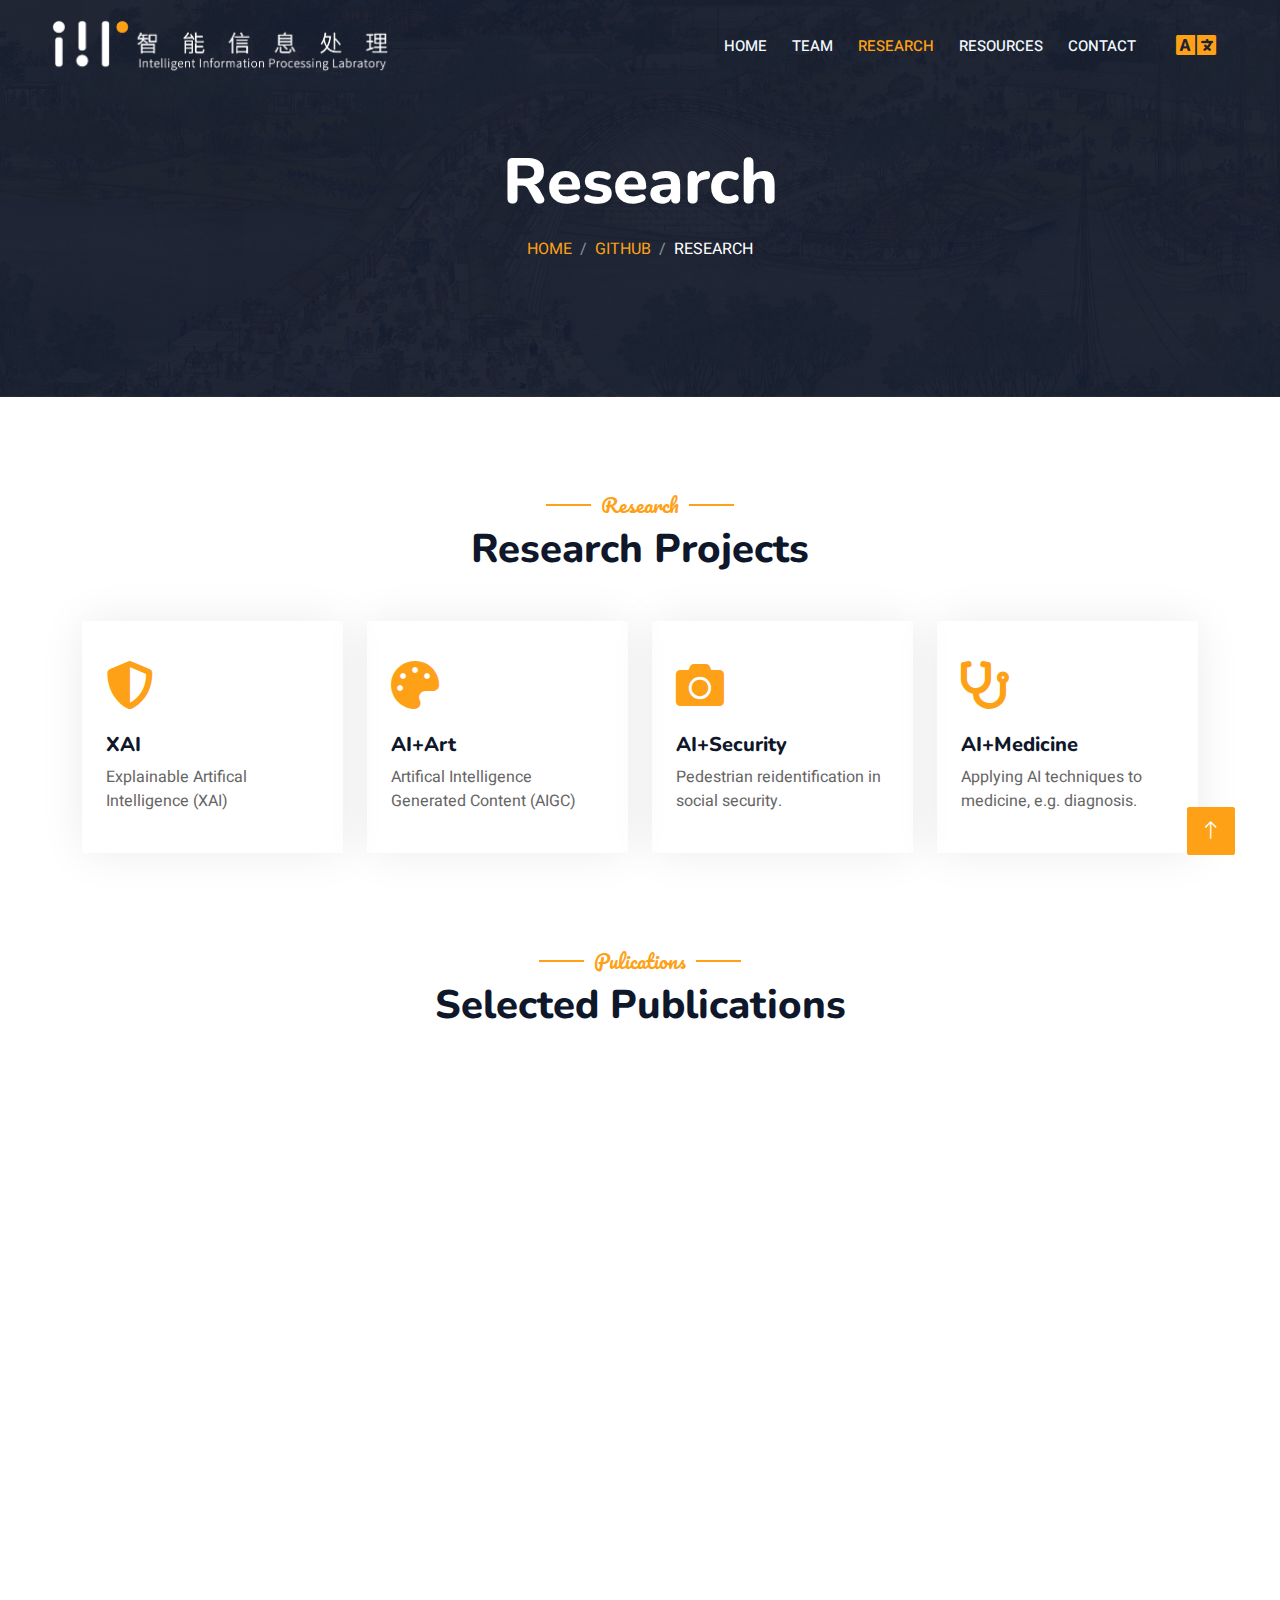
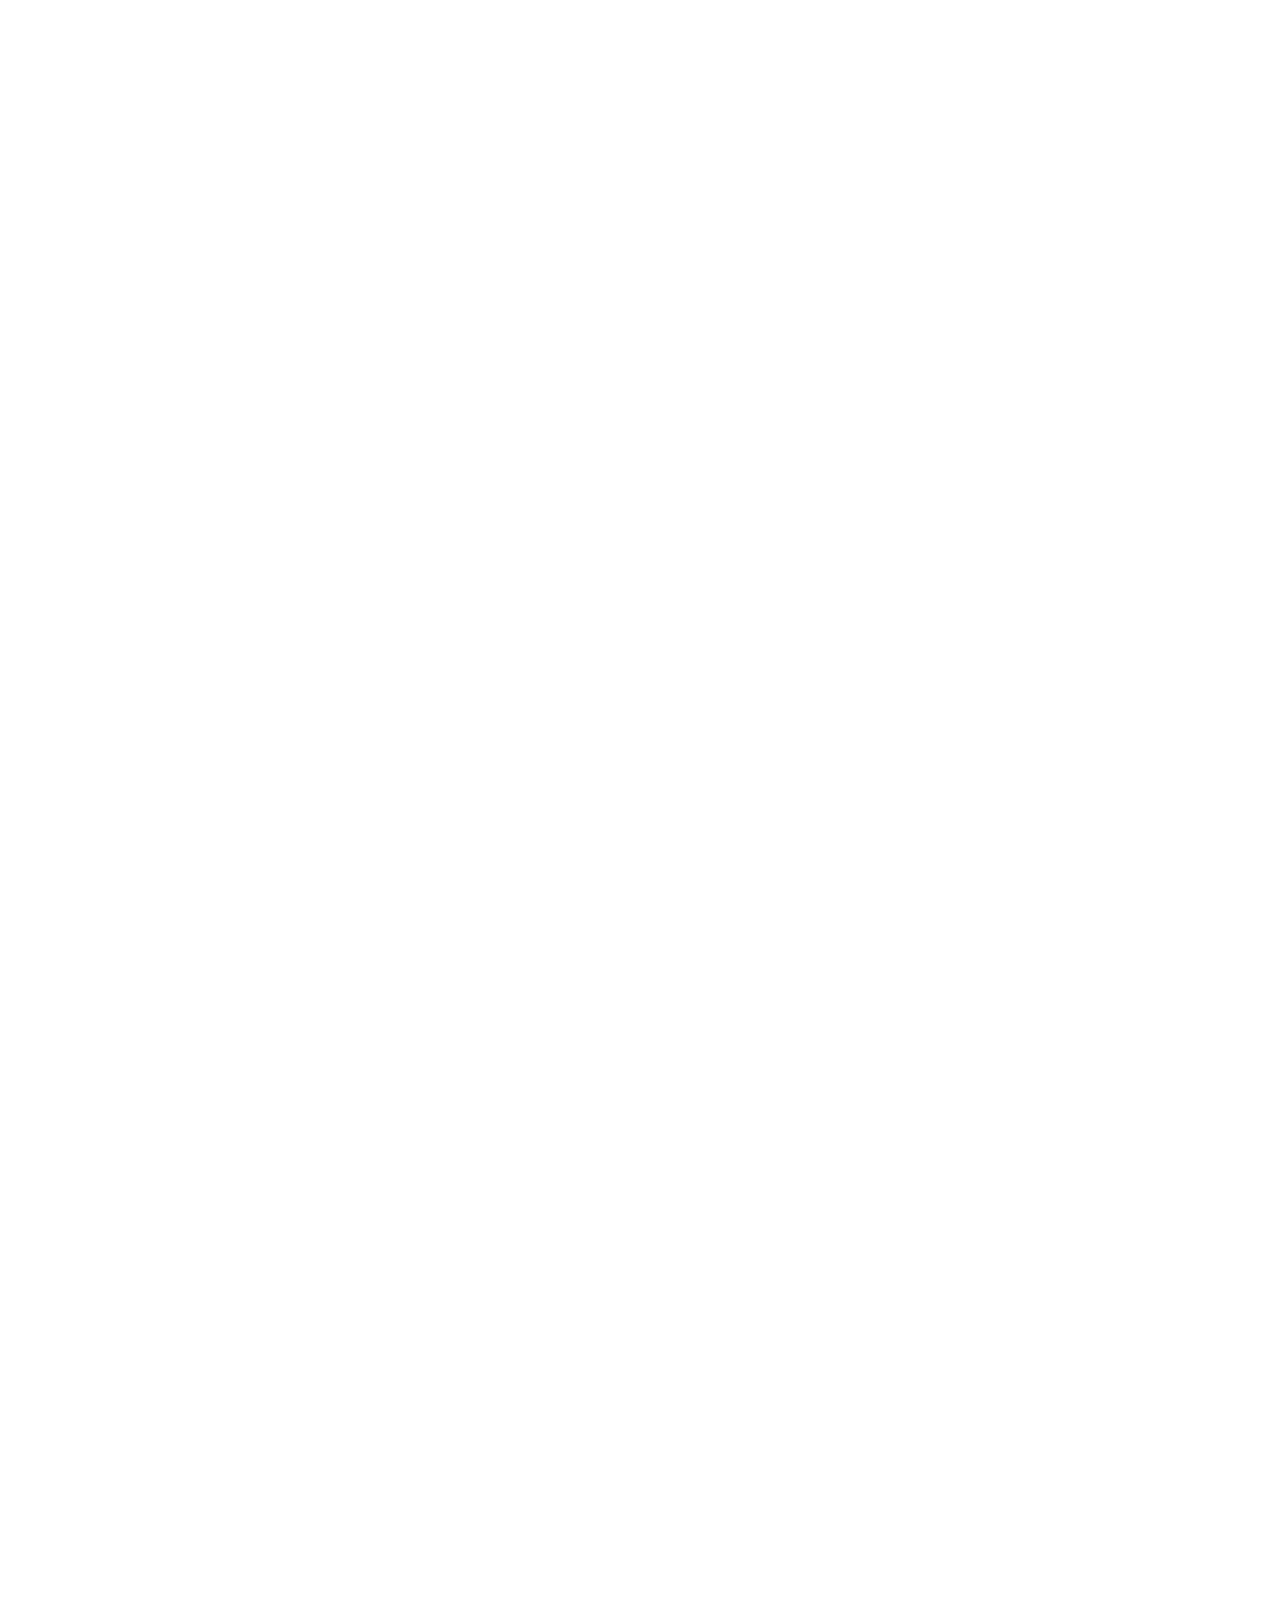
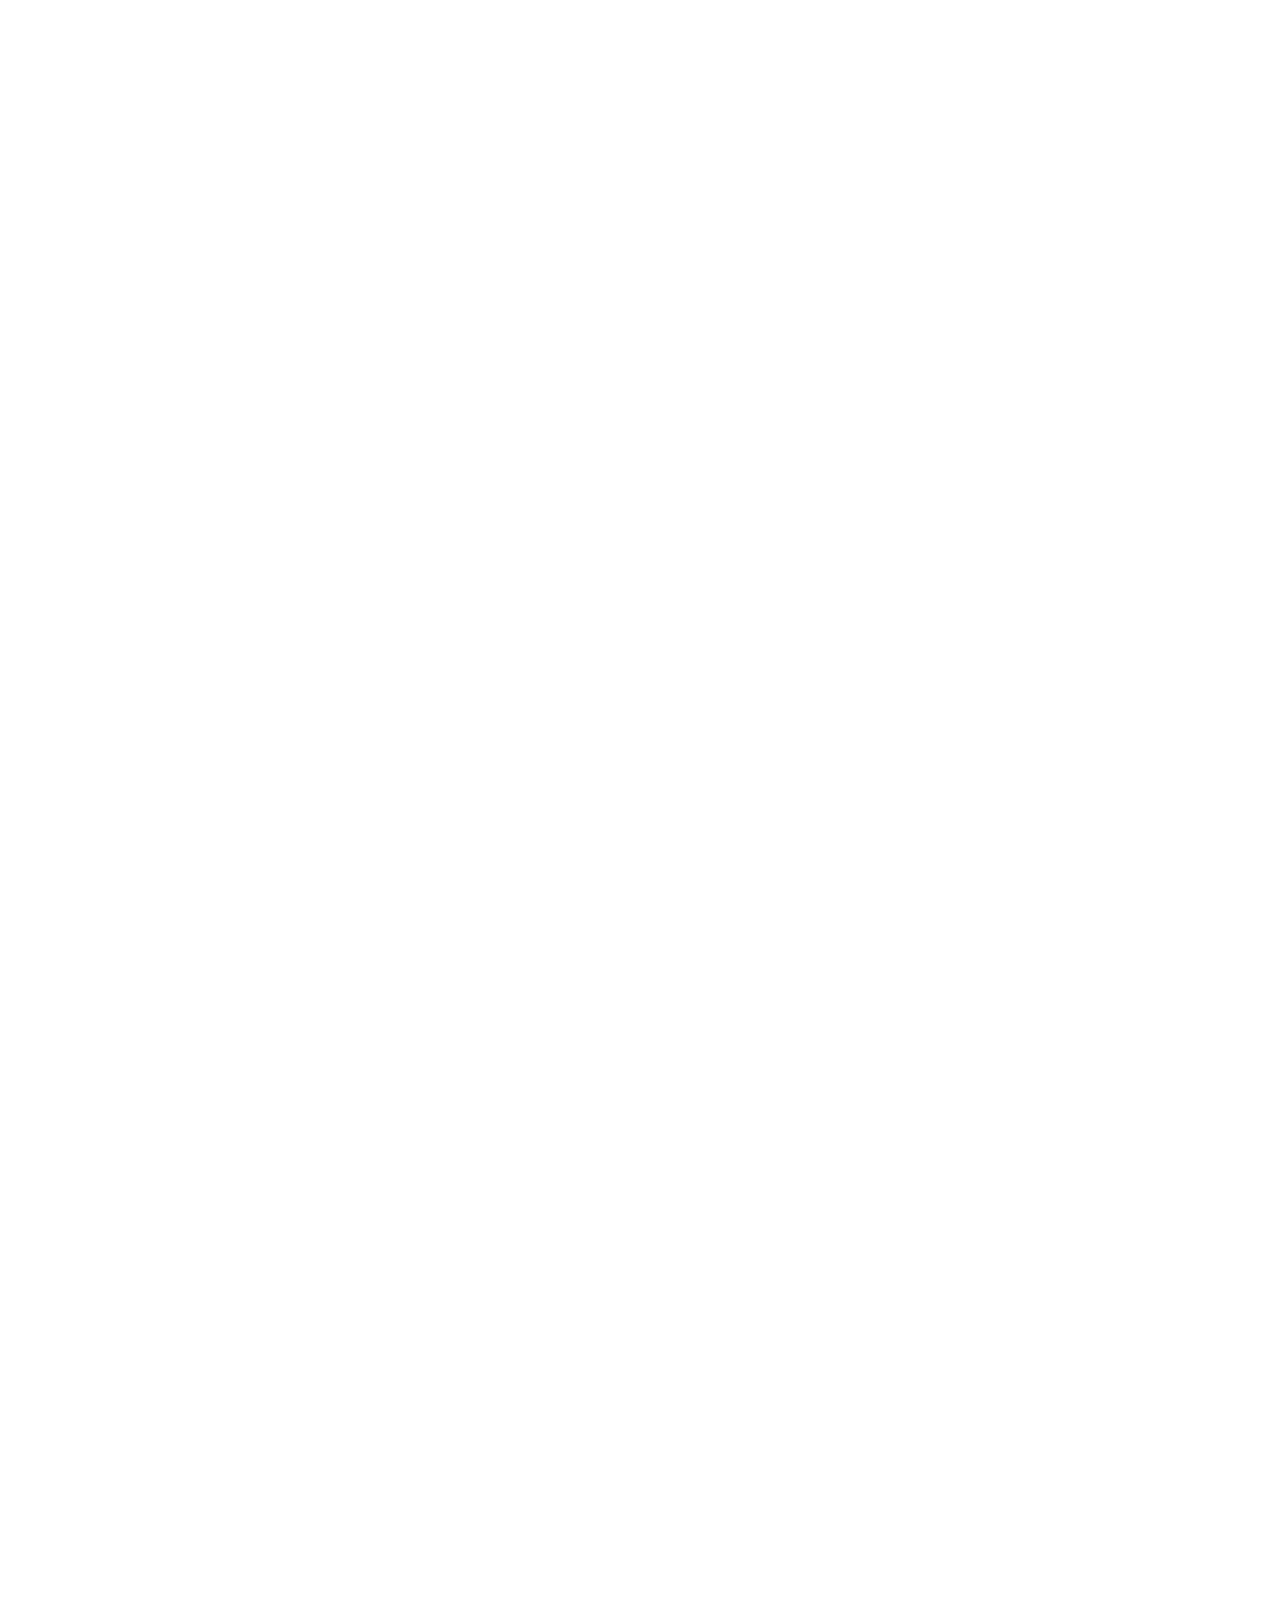
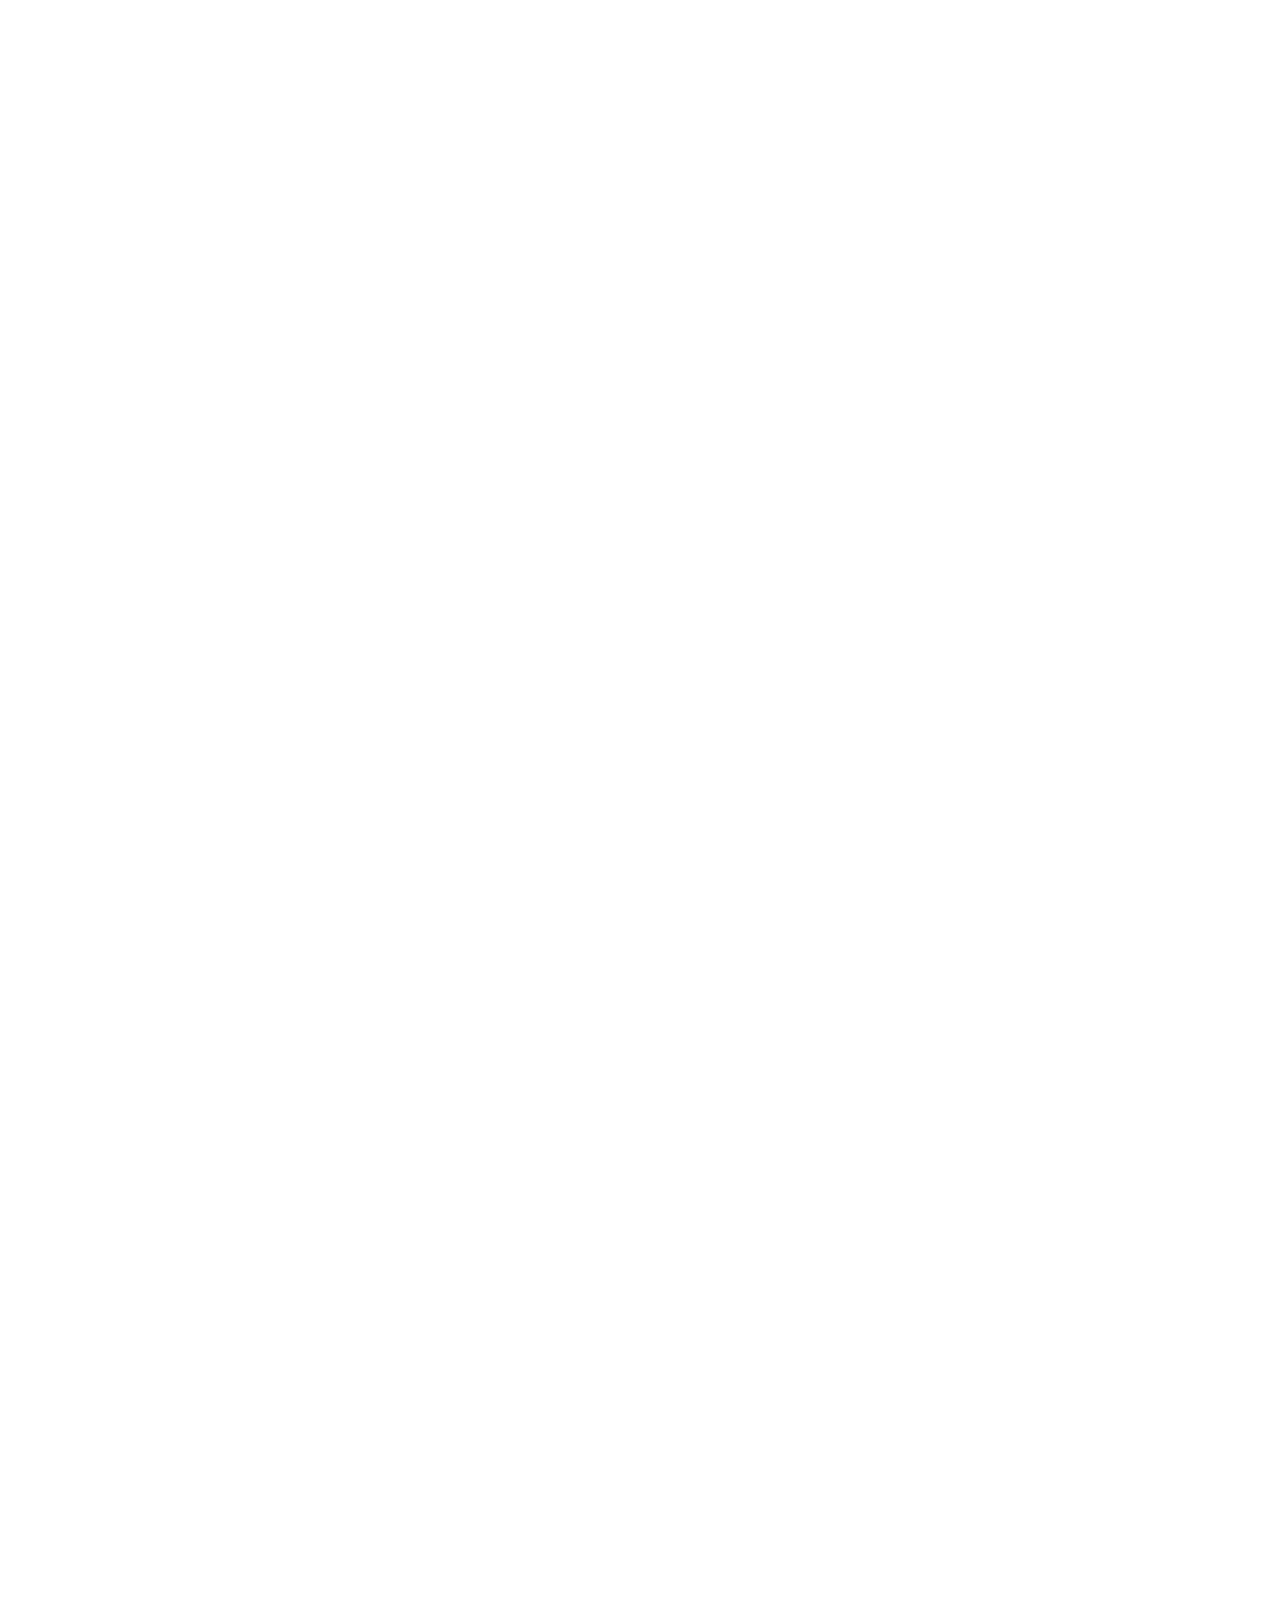
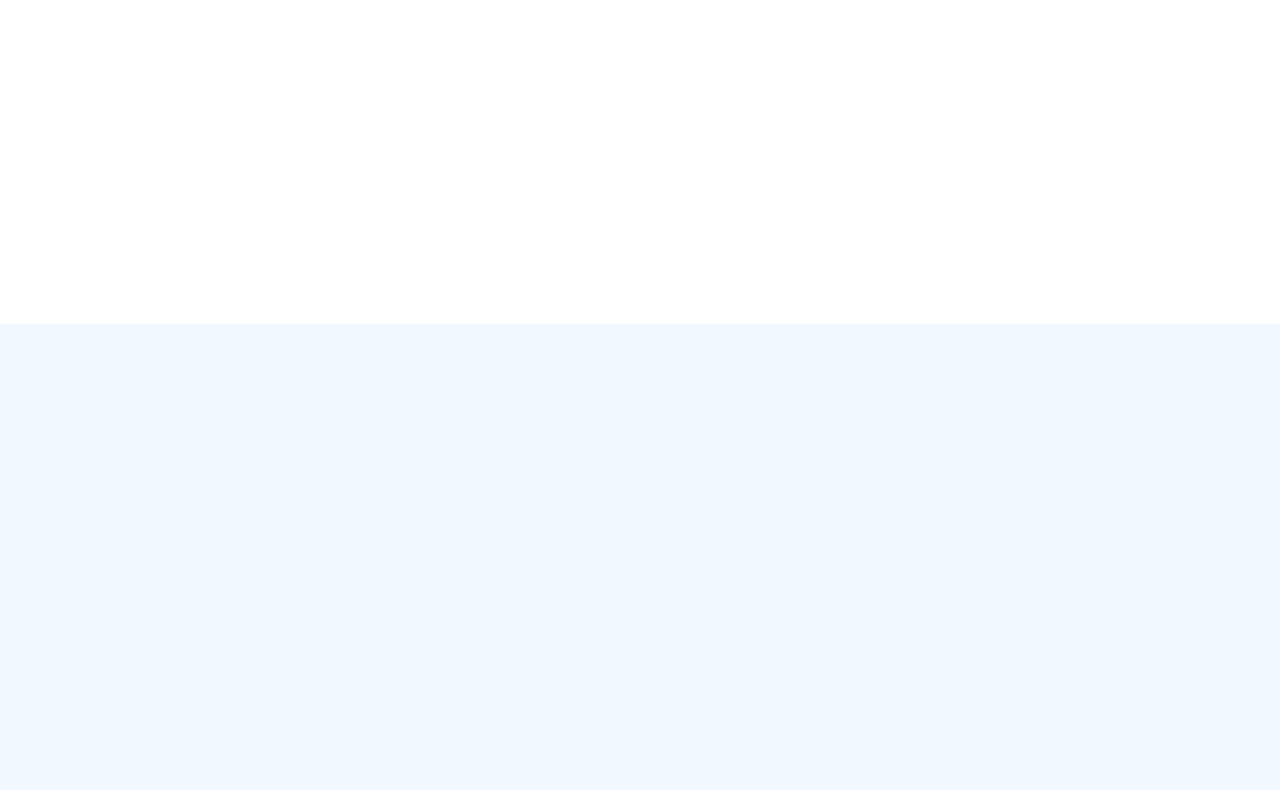
<file: research.html>
<!DOCTYPE html>
<html lang="en">


<head>
    <meta charset="utf-8">
    <title>IIP · Research</title>
    <meta content="width=device-width, initial-scale=1.0" name="viewport">
    <meta content="" name="keywords">
    <meta content="" name="description">

    <!-- Favicon -->
    <link href="img/iip_fav.png" rel="icon">

    <!-- Google Web Fonts -->
    <link rel="preconnect" href="https://fonts.googleapis.com">
    <link rel="preconnect" href="https://fonts.gstatic.com" crossorigin>
    <link href="https://fonts.googleapis.com/css2?family=Heebo:wght@400;500;600&family=Nunito:wght@600;700;800&family=Pacifico&display=swap" rel="stylesheet">

    <!-- Icon Font Stylesheet -->
    <link href="https://cdnjs.cloudflare.com/ajax/libs/font-awesome/5.10.0/css/all.min.css" rel="stylesheet">
    <link href="https://cdn.jsdelivr.net/npm/bootstrap-icons@1.4.1/font/bootstrap-icons.css" rel="stylesheet">

    <!-- Libraries Stylesheet -->
    <link href="lib/animate/animate.min.css" rel="stylesheet">
    <link href="lib/owlcarousel/assets/owl.carousel.min.css" rel="stylesheet">
    <link href="lib/tempusdominus/css/tempusdominus-bootstrap-4.min.css" rel="stylesheet" />

    <!-- Customized Bootstrap Stylesheet -->
    <link href="css/bootstrap.min.css" rel="stylesheet">

    <!-- Template Stylesheet -->
    <link href="css/style.css" rel="stylesheet">
</head>

<body>
    <div class="container-xxl bg-white p-0">
        <!-- Spinner Start -->
        <div id="spinner" class="show bg-white position-fixed translate-middle w-100 vh-100 top-50 start-50 d-flex align-items-center justify-content-center">
            <div class="spinner-border text-primary" style="width: 3rem; height: 3rem;" role="status">
                <span class="sr-only">Loading...</span>
            </div>
        </div>
        <!-- Spinner End -->



        <!-- Navbar & Hero Start -->
        <div class="container-xxl position-relative p-0">
            <nav class="navbar navbar-expand-lg navbar-dark bg-dark px-4 px-lg-5 py-3 py-lg-0">
                <a href="" class="navbar-brand p-0">
                    <!-- <h1 class="text-primary m-0"><i class="fa fa-utensils me-3"></i>IIP-XDU</h1> -->
                    <img src="img/iip_white2.png" alt="Logo">
                </a>
                <button class="navbar-toggler" type="button" data-bs-toggle="collapse" data-bs-target="#navbarCollapse">
                    <span class="fa fa-bars"></span>
                </button>
                <div class="collapse navbar-collapse" id="navbarCollapse">
                    <div class="navbar-nav ms-auto py-0 pe-4">
                        <a href="index.html" class="nav-item nav-link">Home</a>
                        <a href="team.html" class="nav-item nav-link">Team</a>
                        <a href="research.html" class="nav-item nav-link active">Research</a>
                        <a href="resources.html" class="nav-item nav-link">Resources</a>
                        <!--
                        <div class="nav-item dropdown">
                            <a href="#" class="nav-link dropdown-toggle" data-bs-toggle="dropdown">Projects</a>
                            <div class="dropdown-menu m-0">
                                <a href="booking.html" class="dropdown-item">XAI</a>
                                <a href="team.html" class="dropdown-item">AIGC</a>
                                <a href="testimonial.html" class="dropdown-item">HIT</a>
                            </div>
                        </div>
                      -->
                        <a href="contact.html" class="nav-item nav-link">Contact</a>
                    </div>
                    <a href="" class="nav-item nav-link"><i class="fa fa-2x fa-language text-primary "></i></a>
                </div>
            </nav>

            <div class="container-xxl py-5 bg-dark hero-header mb-5">
                <div class="container text-center my-5 pt-5 pb-4">
                    <h1 class="display-3 text-white mb-3 animated slideInDown">Research</h1>
                    <nav aria-label="breadcrumb">
                        <ol class="breadcrumb justify-content-center text-uppercase">
                            <li class="breadcrumb-item"><a href="index.html">Home</a></li>
                            <li class="breadcrumb-item"><a href="https://github.com/IIP-Lab-XDU">Github</a></li>
                            <li class="breadcrumb-item text-white active" aria-current="page">Research</li>
                        </ol>
                    </nav>
                </div>
            </div>
        </div>
        <!-- Navbar & Hero End -->


        <!-- Service Start -->
        <div class="container-xxl py-5">
            <div class="container">

                <div class="text-center">
                    <h5 class="section-title ff-secondary text-center text-primary fw-normal">Research</h5>
                    <h1 class="mb-5">Research Projects</h1>
                </div>
                <div class="row g-4">
                    <div class="col-lg-3 col-sm-6 wow fadeInUp" data-wow-delay="0.1s">
                        <div class="service-item rounded pt-3">
                            <div class="p-4">
                                <i class="fa fa-3x fa-shield-alt text-primary mb-4"></i>
                                <h5>XAI</h5>
                                <p>Explainable Artifical Intelligence (XAI)</p>
                            </div>
                        </div>
                    </div>
                    <div class="col-lg-3 col-sm-6 wow fadeInUp" data-wow-delay="0.3s">
                        <div class="service-item rounded pt-3">
                            <div class="p-4">
                                <i class="fa fa-3x fa-palette text-primary mb-4"></i>
                                <h5>AI+Art</h5>
                                <p>Artifical Intelligence Generated Content (AIGC)</p>
                            </div>
                        </div>
                    </div>
                    <div class="col-lg-3 col-sm-6 wow fadeInUp" data-wow-delay="0.5s">
                        <div class="service-item rounded pt-3">
                            <div class="p-4">
                                <i class="fa fa-3x fa-camera text-primary mb-4"></i>
                                <h5>AI+Security</h5>
                                <p>Pedestrian reidentification in social security.</p>
                            </div>
                        </div>
                    </div>
                    <div class="col-lg-3 col-sm-6 wow fadeInUp" data-wow-delay="0.7s">
                        <div class="service-item rounded pt-3">
                            <div class="p-4">
                                <i class="fa fa-3x fa-stethoscope text-primary mb-4"></i>
                                <h5>AI+Medicine</h5>
                                <p>Applying AI techniques to medicine, e.g. diagnosis.</p>
                            </div>
                        </div>
                    </div>
                </div>
            </div>
        </div>


        <div class="container-xxl py-5">
            <div class="container">
                <div class="text-center">
                    <h5 class="section-title ff-secondary text-center text-primary fw-normal">Pulications</h5>
                    <h1 class="mb-5">Selected Publications</h1>
                </div>


                    <div class="d-flex align-items-center wow fadeInUp" data-wow-delay="0.1s">
                        <div class="w-100 d-flex flex-column text-start ps-4">
                            <h4 class="d-flex justify-content-between border-bottom pb-2">
                                <span>2024</span>
                                <span class="text-primary">2024</span>
                            </h4>
                            <ul>
    <li> [j138]      Chunlei Peng, Bo Wang, Decheng Liu, Nannan Wang, Xinbo Gao:
Pyramid-resolution person restoration for cross-resolution person re-identification. Sci. China Inf. Sci. 67(6) (2024)</li>
    <li> [j137]      Qinlin He, Chunlei Peng, Decheng Liu, Nannan Wang, Xinbo Gao:
GazeForensics: DeepFake detection via gaze-guided spatial inconsistency learning. Neural Networks 180: 106636 (2024)</li>
    <li> [j136]      Chunlei Peng, Feiyang Sun, Decheng Liu, Nannan Wang, Xinbo Gao:
Local artifacts amplification for deepfakes augmentation. Neural Networks 180: 106692 (2024)</li>
    <li> [j135]      Hangyu Li, Nannan Wang, Xi Yang, Xiaoyu Wang, Xinbo Gao:
Unconstrained Facial Expression Recognition With No-Reference De-Elements Learning. IEEE Trans. Affect. Comput. 15(1): 173-185 (2024)</li>
    <li> [j134]      Youjiang Yu, Kaibing Zhang, Xiaohua Wang, Nannan Wang, Xinbo Gao:
An Adaptive Region Proposal Network With Progressive Attention Propagation for Tiny Person Detection From UAV Images. IEEE Trans. Circuits Syst. Video Technol. 34(6): 4392-4406 (2024)</li>
    <li> [j133]      Xiao He, Mingrui Zhu, Nannan Wang, Xinbo Gao:
Few-Shot Font Generation by Learning Style Difference and Similarity. IEEE Trans. Circuits Syst. Video Technol. 34(9): 8013-8025 (2024)</li>
    <li> [j132]      Xin Liu, Yi He, Yiu-Ming Cheung, Xing Xu, Nannan Wang:
Learning Relationship-Enhanced Semantic Graph for Fine-Grained Image-Text Matching. IEEE Trans. Cybern. 54(2): 948-961 (2024)</li>
    <li> [j131]      Decheng Liu, Xinbo Gao, Chunlei Peng, Nannan Wang, Jie Li:
Universal Heterogeneous Face Analysis via Multi-Domain Feature Disentanglement. IEEE Trans. Inf. Forensics Secur. 19: 735-747 (2024)</li>
    <li> [j130]      Jingwei Xin, Zikai Wei, Nannan Wang, Jie Li, Xinbo Gao:
Large Pose Face Recognition via Facial Representation Learning. IEEE Trans. Inf. Forensics Secur. 19: 934-946 (2024)</li>
    <li> [j129]      Ziyu Wei, Xi Yang, Nannan Wang, Xinbo Gao:
Dual-Adversarial Representation Disentanglement for Visible Infrared Person Re-Identification. IEEE Trans. Inf. Forensics Secur. 19: 2186-2200 (2024)</li>
    <li> [j128]      Yulong Yang, Chenhao Lin, Qian Li, Zhengyu Zhao, Haoran Fan, Dawei Zhou, Nannan Wang, Tongliang Liu, Chao Shen:
Quantization Aware Attack: Enhancing Transferable Adversarial Attacks by Model Quantization. IEEE Trans. Inf. Forensics Secur. 19: 3265-3278 (2024)</li>
    <li> [j127]      Ruiyang Xia, Decheng Liu, Jie Li, Lin Yuan, Nannan Wang, Xinbo Gao:
MMNet: Multi-Collaboration and Multi-Supervision Network for Sequential Deepfake Detection. IEEE Trans. Inf. Forensics Secur. 19: 3409-3422 (2024)</li>
    <li> [j126]      Chunlei Peng, Zimin Miao, Decheng Liu, Nannan Wang, Ruimin Hu, Xinbo Gao:
Where Deepfakes Gaze at? Spatial-Temporal Gaze Inconsistency Analysis for Video Face Forgery Detection. IEEE Trans. Inf. Forensics Secur. 19: 4507-4517 (2024)</li>
    <li> [j125]      Guozhang Li, De Cheng, Nannan Wang, Jie Li, Xinbo Gao:
Neighbor-Guided Pseudo-Label Generation and Refinement for Single-Frame Supervised Temporal Action Localization. IEEE Trans. Image Process. 33: 2419-2430 (2024)</li>
    <li> [j124]      Ziyu Wei, Xi Yang, Nannan Wang, Xinbo Gao:
Semi-Supervised Learning With Heterogeneous Distribution Consistency for Visible Infrared Person Re-Identification. IEEE Trans. Image Process. 33: 3880-3892 (2024)</li>
    <li> [j123]      Ruiyang Xia, Dawei Zhou, Decheng Liu, Jie Li, Lin Yuan, Nannan Wang, Xinbo Gao:
Inspector for Face Forgery Detection: Defending Against Adversarial Attacks From Coarse to Fine. IEEE Trans. Image Process. 33: 4432-4443 (2024)</li>
    <li> [j122]      Xi Yang, Huanling Liu, Nannan Wang, Xinbo Gao:
Image-Level Adaptive Adversarial Ranking for Person Re-Identification. IEEE Trans. Image Process. 33: 5172-5182 (2024)</li>
    <li> [j121]      Xi Yang, Dechen Kong, Ren Lin, Nannan Wang, Xinbo Gao:
Adapting Few-Shot Classification via In-Process Defense. IEEE Trans. Image Process. 33: 5232-5245 (2024)</li>
    <li> [j120]      Lei Hu, Dawei Zhou, Jiahua Xu, Cheng Lu, Chu Han, Zhenwei Shi, Qikui Zhu, Xinbo Gao, Nannan Wang, Zaiyi Liu:
Protecting Prostate Cancer Classification From Rectal Artifacts via Targeted Adversarial Training. IEEE J. Biomed. Health Informatics 28(7): 3997-4009 (2024)</li>
    <li> [j119]      Decheng Liu, Zeyang Zheng, Chunlei Peng, Yukai Wang, Nannan Wang, Xinbo Gao:
Hierarchical Forgery Classifier on Multi-Modality Face Forgery Clues. IEEE Trans. Multim. 26: 2894-2905 (2024)</li>
    <li> [j118]      Chunlei Peng, Zimo Kong, Decheng Liu, Nannan Wang, Xinbo Gao:
Disguised Heterogeneous Face Generation With Iterative-Adversarial Style Unification. IEEE Trans. Multim. 26: 3741-3753 (2024)</li>
    <li> [j117]      Xi Yang, Menghui Tian, Meijie Li, Ziyu Wei, Liu Yuan, Nannan Wang, Xinbo Gao:
SSRR: Structural Semantic Representation Reconstruction for Visible-Infrared Person Re-Identification. IEEE Trans. Multim. 26: 6273-6284 (2024)</li>
    <li> [j116]      Xi Yang, Xian Wang, Liangchen Liu, Nannan Wang, Xinbo Gao:
STFE: A Comprehensive Video-Based Person Re-Identification Network Based on Spatio-Temporal Feature Enhancement. IEEE Trans. Multim. 26: 7237-7249 (2024)</li>
    <li> [j115]      Xi Yang, Wenjiao Dong, Meijie Li, Ziyu Wei, Nannan Wang, Xinbo Gao:
Cooperative Separation of Modality Shared-Specific Features for Visible-Infrared Person Re-Identification. IEEE Trans. Multim. 26: 8172-8183 (2024)</li>
    <li> [j114]      De Cheng, Yanling Ji, Dong Gong, Yan Li, Nannan Wang, Junwei Han, Dingwen Zhang:
Continual All-in-One Adverse Weather Removal With Knowledge Replay on a Unified Network Structure. IEEE Trans. Multim. 26: 8184-8196 (2024)</li>
    <li> [j113]      De Cheng, Yan Li, Dingwen Zhang, Nannan Wang, Jiande Sun, Xinbo Gao:
Progressive Negative Enhancing Contrastive Learning for Image Dehazing and Beyond. IEEE Trans. Multim. 26: 8783-8798 (2024)</li>
    <li> [j112]      Xinrui Jiang, Nannan Wang, Jingwei Xin, Keyu Li, Xi Yang, Jie Li, Xinbo Gao:
Toward Pixel-Level Precision for Binary Super-Resolution With Mixed Binary Representation. IEEE Trans. Neural Networks Learn. Syst. 35(3): 3989-4001 (2024)</li>
    <li> [j111]      Keyu Li, Nannan Wang, Jingwei Xin, Xinrui Jiang, Jie Li, Xinbo Gao, Kai Han, Yunhe Wang:
Local Means Binary Networks for Image Super-Resolution. IEEE Trans. Neural Networks Learn. Syst. 35(5): 6746-6756 (2024)</li>
    <li> [j110]      Changcheng Liang, Mingrui Zhu, Nannan Wang, Heng Yang, Xinbo Gao:
PMSGAN: Parallel Multistage GANs for Face Image Translation. IEEE Trans. Neural Networks Learn. Syst. 35(7): 9352-9365 (2024)</li>
    <li> [j109]      Guozhang Li, De Cheng, Xinpeng Ding, Nannan Wang, Jie Li, Xinbo Gao:
Weakly Supervised Temporal Action Localization With Bidirectional Semantic Consistency Constraint. IEEE Trans. Neural Networks Learn. Syst. 35(9): 13032-13045 (2024)</li>
    <li> [c93]       Xiaoqi An, Lin Zhao, Chen Gong, Nannan Wang, Di Wang, Jian Yang:
SHaRPose: Sparse High-Resolution Representation for Human Pose Estimation. AAAI 2024: 691-699</li>
    <li> [c92]       Yan Gao, Haojun Xu, Jie Li, Nannan Wang, Xinbo Gao:
Multi-Scene Generalized Trajectory Global Graph Solver with Composite Nodes for Multiple Object Tracking. AAAI 2024: 1842-1850</li>
    <li> [c91]       Decheng Liu, Xijun Wang, Chunlei Peng, Nannan Wang, Ruimin Hu, Xinbo Gao:
Adv-Diffusion: Imperceptible Adversarial Face Identity Attack via Latent Diffusion Model. AAAI 2024: 3585-3593</li>
    <li> [c90]       Xingyilang Yin, Xi Yang, Liangchen Liu, Nannan Wang, Xinbo Gao:
Point Deformable Network with Enhanced Normal Embedding for Point Cloud Analysis. AAAI 2024: 6738-6746</li>
    <li> [c89]       Yu Chen, Fei Gao, Yanguang Zhang, Maoying Qiao, Nannan Wang:
Generating Handwritten Mathematical Expressions From Symbol Graphs: An End-to-End Pipeline. CVPR 2024: 15675-15685</li>
    <li> [c88]       De Cheng, Zhipeng Xu, Xinyang Jiang, Nannan Wang, Dongsheng Li, Xinbo Gao:
Disentangled Prompt Representation for Domain Generalization. CVPR 2024: 23595-23604</li>
    <li> [c87]       Chaohua Shi, Kexin Huang, Lu Gan, Hongqing Liu, Mingrui Zhu, Nannan Wang, Xinbo Gao:
On the Analysis of GAN-based Image-to-Image Translation with Gaussian Noise Injection. ICLR 2024</li>
    <li> [c86]       Yonggang Zhang, Zhiqin Yang, Xinmei Tian, Nannan Wang, Tongliang Liu, Bo Han:
Robust Training of Federated Models with Extremely Label Deficiency. ICLR 2024</li>
    <li> [c85]       Yusong Hu, De Cheng, Dingwen Zhang, Nannan Wang, Tongliang Liu, Xinbo Gao:
Task-aware Orthogonal Sparse Network for Exploring Shared Knowledge in Continual Learning. ICML 2024</li>
    <li> [c84]       Fei Gao, Lingna Dai, Jingjie Zhu, Mei Du, Yiyuan Zhang, Maoying Qiao, Chenghao Xia, Nannan Wang, Peng Li:
Human-Robot Interactive Creation of Artistic Portrait Drawings. ICRA 2024: 11297-11304</li>
    <li> [c83]       Quanxing Zha, Xin Liu, Yiu-ming Cheung, Xing Xu, Nannan Wang, Jianjia Cao:
UGNCL: Uncertainty-Guided Noisy Correspondence Learning for Efficient Cross-Modal Matching. SIGIR 2024: 852-861</li>



                            </ul>
                        </div>
                    </div>

                    <div class="d-flex align-items-center wow fadeInUp" data-wow-delay="0.1s">
                        <div class="w-100 d-flex flex-column text-start ps-4">
                            <h4 class="d-flex justify-content-between border-bottom pb-2">
                                <span>2023</span>
                                <span class="text-primary">2023</span>
                            </h4>
                            <ul>
    <li> [j108]      Xiao He, Mingrui Zhu, Nannan Wang, Xiaoyu Wang, Xinbo Gao:
BiTGAN: bilateral generative adversarial networks for Chinese ink wash painting style transfer. Sci. China Inf. Sci. 66(1) (2023)</li>
    <li> [j107]      Jingwei Xin, Nannan Wang, Xinrui Jiang, Jie Li, Xinbo Gao:
Advanced Binary Neural Network for Single Image Super Resolution. Int. J. Comput. Vis. 131(7): 1808-1824 (2023)</li>
    <li> [j106]      Bing Cao, Zhiwei Bi, Qinghua Hu, Han Zhang, Nannan Wang, Xinbo Gao, Dinggang Shen:
AutoEncoder-Driven Multimodal Collaborative Learning for Medical Image Synthesis. Int. J. Comput. Vis. 131(8): 1995-2014 (2023)</li>
    <li>  [j105]      Chunlei Peng, Congyu Zhang, Decheng Liu, Nannan Wang, Xinbo Gao:
Face photo-sketch synthesis via intra-domain enhancement. Knowl. Based Syst. 259: 110026 (2023)</li>
    <li> [j104]      Xiaobo Xia, Bo Han, Nannan Wang, Jiankang Deng, Jiatong Li, Yinian Mao, Tongliang Liu:
Extended $T$T: Learning With Mixed Closed-Set and Open-Set Noisy Labels. IEEE Trans. Pattern Anal. Mach. Intell. 45(3): 3047-3058 (2023)</li>
    <li> [j103]      De Cheng, Gerong Wang, Nannan Wang, Dingwen Zhang, Qiang Zhang, Xinbo Gao:
Discriminative and Robust Attribute Alignment for Zero-Shot Learning. IEEE Trans. Circuits Syst. Video Technol. 33(8): 4244-4256 (2023)</li>
    <li> [j102]      Mingrui Zhu, Zicheng Wu, Nannan Wang, Heng Yang, Xinbo Gao:
Dual Conditional Normalization Pyramid Network for Face Photo-Sketch Synthesis. IEEE Trans. Circuits Syst. Video Technol. 33(9): 5200-5211 (2023)</li>
    <li> [j101]      Jingwei Xin, Zikai Wei, Nannan Wang, Jie Li, Xiaoyu Wang, Xinbo Gao:
Learning a High Fidelity Identity Representation for Face Frontalization. IEEE Trans. Circuits Syst. Video Technol. 33(11): 6952-6964 (2023)</li>
    <li> [j100]      Yukai Wang, Chunlei Peng, Decheng Liu, Nannan Wang, Xinbo Gao:
Spatial-Temporal Frequency Forgery Clue for Video Forgery Detection in VIS and NIR Scenario. IEEE Trans. Circuits Syst. Video Technol. 33(12): 7943-7956 (2023)</li>
    <li> [j99]       Zhiling Guo, Jingwei Xin, Nannan Wang, Jie Li, Xiaoyu Wang, Xinbo Gao:
Unsupervised Across Domain Consistency- Difference Network for Hyperspectral Image Super-Resolution. IEEE Trans. Geosci. Remote. Sens. 61: 1-13 (2023)</li>
    <li> [j98]       Decheng Liu, Zhan Dang, Chunlei Peng, Yu Zheng, Shuang Li, Nannan Wang, Xinbo Gao:
FedForgery: Generalized Face Forgery Detection With Residual Federated Learning. IEEE Trans. Inf. Forensics Secur. 18: 4272-4284 (2023)</li>
    <li> [j97]       Wangbo Yu, Mingrui Zhu, Nannan Wang, Xiaoyu Wang, Xinbo Gao:
An Efficient Transformer Based on Global and Local Self-Attention for Face Photo-Sketch Synthesis. IEEE Trans. Image Process. 32: 483-495 (2023)</li>
    <li> [j96]       Liangchen Liu, Xi Yang, Nannan Wang, Xinbo Gao:
Frequency Information Disentanglement Network for Video-Based Person Re-Identification. IEEE Trans. Image Process. 32: 4287-4298 (2023)</li>
    <li> [j95]       Chunlei Peng, Congyu Zhang, Decheng Liu, Nannan Wang, Xinbo Gao:
HiFiSketch: High Fidelity Face Photo-Sketch Synthesis and Manipulation. IEEE Trans. Image Process. 32: 5865-5876 (2023)</li>
    <li> [j94]       Xinrui Jiang, Nannan Wang, Jingwei Xin, Keyu Li, Xi Yang, Jie Li, Xiaoyu Wang, Xinbo Gao:
FABNet: Frequency-Aware Binarized Network for Single Image Super-Resolution. IEEE Trans. Image Process. 32: 6234-6247 (2023)</li>
    <li> [j93]       Zhuoqi Ma, Tianwei Lin, Xin Li, Fu Li, Dongliang He, Errui Ding, Nannan Wang, Xinbo Gao:
Dual-Affinity Style Embedding Network for Semantic-Aligned Image Style Transfer. IEEE Trans. Neural Networks Learn. Syst. 34(10): 7404-7417 (2023)</li>
    <li> [c82]       De Cheng, Xiaolong Wang, Nannan Wang, Zhen Wang, Xiaoyu Wang, Xinbo Gao:
Cross-Modality Person Re-identification with Memory-Based Contrastive Embedding. AAAI 2023: 425-432</li>
    <li> [c81]       Yun Yi, Haokui Zhang, Wenze Hu, Nannan Wang, Xiaoyu Wang:
NAR-Former: Neural Architecture Representation Learning Towards Holistic Attributes Prediction. CVPR 2023: 7715-7724</li>
    <li> [c80]       Guozhang Li, De Cheng, Xinpeng Ding, Nannan Wang, Xiaoyu Wang, Xinbo Gao:
Boosting Weakly-Supervised Temporal Action Localization with Text Information. CVPR 2023: 10648-10657</li>
    <li> [c79]       Chang Jiang, Fei Gao, Biao Ma, Yuhao Lin, Nannan Wang, Gang Xu:
Masked and Adaptive Transformer for Exemplar Based Image Translation. CVPR 2023: 22418-22427</li>
    <li> [c78]       Zhigang Su, Dawei Zhou, Nannan Wang, Decheng Liu, Zhen Wang, Xinbo Gao:
Hiding Visual Information via Obfuscating Adversarial Perturbations. ICCV 2023: 4333-4343</li>
    <li> [c77]       Fei Gao, Yifan Zhu, Chang Jiang, Nannan Wang:
Human-Inspired Facial Sketch Synthesis with Dynamic Adaptation. ICCV 2023: 7203-7213</li>
    <li> [c76]       Mingrui Zhu, Xiao He, Nannan Wang, Xiaoyu Wang, Xinbo Gao:
All-to-key Attention for Arbitrary Style Transfer. ICCV 2023: 23052-23062</li>
    <li> [c75]       Dawei Zhou, Yukun Chen, Nannan Wang, Decheng Liu, Xinbo Gao, Tongliang Liu:
Eliminating Adversarial Noise via Information Discard and Robust Representation Restoration. ICML 2023: 42517-42530</li>
    <li> [c74]       Dawei Zhou, Nannan Wang, Heng Yang, Xinbo Gao, Tongliang Liu:
Phase-aware Adversarial Defense for Improving Adversarial Robustness. ICML 2023: 42724-42741</li>
    <li> [c73]       Biao Ma, Fei Gao, Chang Jiang, Nannan Wang, Gang Xu:
Semantic-Aware Generation of Multi-View Portrait Drawings. IJCAI 2023: 1258-1266</li>
    <li> [c72]       De Cheng, Lingfeng He, Nannan Wang, Shizhou Zhang, Zhen Wang, Xinbo Gao:
Efficient Bilateral Cross-Modality Cluster Matching for Unsupervised Visible-Infrared Person ReID. ACM Multimedia 2023: 1325-1333</li>
    <li> [c71]       Decheng Liu, Weizhao Yang, Chunlei Peng, Nannan Wang, Ruimin Hu, Xinbo Gao:
Modality-agnostic Augmented Multi-Collaboration Representation for Semi-supervised Heterogenous Face Recognition. ACM Multimedia 2023: 4647-4656</li>
    <li> [c70]       Kun Cheng, Mingrui Zhu, Nannan Wang, Guozhang Li, Xiaoyu Wang, Xinbo Gao:
Controllable Face Sketch-Photo Synthesis with Flexible Generative Priors. ACM Multimedia 2023: 6959-6968</li>
    <li> [c69]       De Cheng, Xiaojian Huang, Nannan Wang, Lingfeng He, Zhihui Li, Xinbo Gao:
Unsupervised Visible-Infrared Person ReID by Collaborative Learning with Neighbor-Guided Label Refinement. ACM Multimedia 2023: 7085-7093</li>
    <li> [c68]       Yun Yi, Haokui Zhang, Rong Xiao, Nannan Wang, Xiaoyu Wang:
NAR-Former V2: Rethinking Transformer for Universal Neural Network Representation Learning. NeurIPS 2023</li>
                            </ul>
                        </div>
                    </div>

                    <div class="d-flex align-items-center wow fadeInUp" data-wow-delay="0.3s">
                        <div class="w-100 d-flex flex-column text-start ps-4">
                            <h4 class="d-flex justify-content-between border-bottom pb-2">
                                <span>2022</span>
                                <span class="text-primary">2022</span>
                            </h4>
                            <ul>
                                <li>Yingzhi Tang, Xi Yang, Xinrui Jiang, Nannan Wang, Xinbo Gao: Dually Distribution Pulling Network for Cross-Resolution Person Reidentification. IEEE Trans. Cybern. 52(11): 12016-12027 (2022)</li>
                                <li>Yukai Wang, Chunlei Peng, Decheng Liu, Nannan Wang, Xinbo Gao: ForgeryNIR: Deep Face Forgery and Detection in Near-Infrared Scenario. IEEE Trans. Inf. Forensics Secur. 17: 500-515 (2022)</li>
                                <li>De Cheng, Jingyu Zhou, Nannan Wang, Xinbo Gao: Hybrid Dynamic Contrast and Probability Distillation for Unsupervised Person Re-Id. IEEE Trans. Image Process. 31: 3334-3346 (2022)</li>
                                <li> Hangyu Li, Nannan Wang, Xi Yang, Xinbo Gao: CRS-CONT: A Well-Trained General Encoder for Facial Expression Analysis. IEEE Trans. Image Process. 31: 4637-4650 (2022) </li>
                                <li> Xinpeng Ding, Nannan Wang, Shiwei Zhang, Ziyuan Huang, Xiaomeng Li, Mingqian Tang, Tongliang Liu, Xinbo Gao: Exploring Language Hierarchy for Video Grounding. IEEE Trans. Image Process. 31: 4693-4706 (2022) </li>
                                <li> Mengxu Lu, Zhenxue Chen, Q. M. Jonathan Wu, Nannan Wang, Xuewen Rong, Xinghe Yan: FRNet: Factorized and Regular Blocks Network for Semantic Segmentation in Road Scene. IEEE Trans. Intell. Transp. Syst. 23(4): 3522-3530 (2022) </li>
                                <li> Dawei Zhou, Nannan Wang, Chunlei Peng, Yi Yu, Xi Yang, Xinbo Gao: Towards Multi-Domain Face Synthesis Via Domain-Invariant Representations and Multi-Level Feature Parts. IEEE Trans. Multim. 24: 3469-3479 (2022) </li>
                                <li> Jingwei Xin, Jie Li, Xinrui Jiang, Nannan Wang, Heng Huang, Xinbo Gao: Wavelet-Based Dual Recursive Network for Image Super-Resolution. IEEE Trans. Neural Networks Learn. Syst. 33(2): 707-720 (2022) </li>
                                <li> Mingrui Zhu, Jie Li, Nannan Wang, Xinbo Gao: Knowledge Distillation for Face Photo-Sketch Synthesis. IEEE Trans. Neural Networks Learn. Syst. 33(2): 893-906 (2022) </li>
                                <li> Ziyu Wei, Xi Yang, Nannan Wang, Xinbo Gao: Flexible Body Partition-Based Adversarial Learning for Visible Infrared Person Re-Identification. IEEE Trans. Neural Networks Learn. Syst. 33(9): 4676-4687 (2022) </li>
                                <li> Decheng Liu, Xinbo Gao, Chunlei Peng, Nannan Wang, Jie Li: Heterogeneous Face Interpretable Disentangled Representation for Joint Face Recognition and Synthesis. IEEE Trans. Neural Networks Learn. Syst. 33(10): 5611-5625 (2022) </li>
                                <li> Hangyu Li, Nannan Wang, Xi Yang, Xiaoyu Wang, Xinbo Gao: Towards Semi-Supervised Deep Facial Expression Recognition with An Adaptive Confidence Margin. CVPR 2022: 4156-4165 </li>
                                <li> Zhaoqing Wang, Qiang Li, Guoxin Zhang, Pengfei Wan, Wen Zheng, Nannan Wang, Mingming Gong, Tongliang Liu: Exploring Set Similarity for Dense Self-supervised Representation Learning. CVPR 2022: 16569-16578 </li>
                                <li> De Cheng, Tongliang Liu, Yixiong Ning, Nannan Wang, Bo Han, Gang Niu, Xinbo Gao, Masashi Sugiyama:Instance-Dependent Label-Noise Learning with Manifold-Regularized Transition Matrix Estimation. CVPR 2022: 16609-16618 </li>
                                <li> Zhenning Yu, Xin Liu, Yiu-Ming Cheung, Minghang Zhu, Xing Xu, Nannan Wang, Taihao Li: Detach and Enhance: Learning Disentangled Cross-modal Latent Representation for Efficient Face-Voice Association and Matching. ICDM 2022: 648-655 </li>
                                <li> Dawei Zhou, Nannan Wang, Xinbo Gao, Bo Han, Xiaoyu Wang, Yibing Zhan, Tongliang Liu: Improving Adversarial Robustness via Mutual Information Estimation. ICML 2022: 27338-27352 </li>
                                <li> Dawei Zhou, Nannan Wang, Bo Han, Tongliang Liu: Modeling Adversarial Noise for Adversarial Training. ICML 2022: 27353-27366 </li>
                                <li> De Cheng, Yan Li, Dingwen Zhang, Nannan Wang, Xinbo Gao, Jiande Sun: Robust Single Image Dehazing Based on Consistent and Contrast-Assisted Reconstruction. IJCAI 2022: 848-854 </li>
                                <li> Xiaobo Xia, Shuo Shan, Mingming Gong, Nannan Wang, Fei Gao, Haikun Wei, Tongliang Liu: Sample-Efficient Kernel Mean Estimator with Marginalized Corrupted Data. KDD 2022: 2110-2119 </li>
                                <li> Kun Cheng, Xiaodong Cun, Yong Zhang, Menghan Xia, Fei Yin, Mingrui Zhu, Xuan Wang, Jue Wang, Nannan Wang: VideoReTalking: Audio-based Lip Synchronization for Talking Head Video Editing In the Wild. SIGGRAPH Asia 2022: 30:1-30:9  </li>
                            </ul>
                        </div>
                    </div>

                    <div class="d-flex align-items-center wow fadeInUp" data-wow-delay="0.5s">
                        <div class="w-100 d-flex flex-column text-start ps-4">
                            <h4 class="d-flex justify-content-between border-bottom pb-2">
                                <span>Before 2022</span>
                                <span class="text-primary">before</span>
                            </h4>
                            <ul>
                            <li> Mingrui Zhu, Jie Li, Nannan Wang, Xinbo Gao: Learning Deep Patch representation for Probabilistic Graphical Model-Based Face Sketch Synthesis. Int. J. Comput. Vis. 129(6): 1820-1836 (2021)  </li>
                            <li> Xinrui Jiang, Nannan Wang, Jingwei Xin, Xiaobo Xia, Xi Yang, Xinbo Gao: Learning lightweight super-resolution networks with weight pruning. Neural Networks 144: 21-32 (2021) </li>
                            <li> Chunlei Peng, Nannan Wang, Jie Li, Xinbo Gao: Soft Semantic Representation for Cross-Domain Face Recognition. IEEE Trans. Inf. Forensics Secur. 16: 346-360 (2021) </li>
                            <li> Tianwei Lin, Zhuoqi Ma, Fu Li, Dongliang He, Xin Li, Errui Ding, Nannan Wang, Jie Li, Xinbo Gao: Drafting and Revision: Laplacian Pyramid Network for Fast High-Quality Artistic Style Transfer. CVPR 2021: 5141-5150 </li>
                            <li> Ziyu Wei, Xi Yang, Nannan Wang, Xinbo Gao: Syncretic Modality Collaborative Learning for Visible Infrared Person Re-Identification. ICCV 2021: 225-234 </li>
                            <li> Dawei Zhou, Nannan Wang, Chunlei Peng, Xinbo Gao, Xiaoyu Wang, Jun Yu, Tongliang Liu: Removing Adversarial Noise in Class Activation Feature Space. ICCV 2021: 7858-7867 </li>
                            <li> Mingrui Zhu, Changcheng Liang, Nannan Wang, Xiaoyu Wang, Zhifeng Li, Xinbo Gao: A Sketch-Transformer Network for Face Photo-Sketch Synthesis. IJCAI 2021: 1352-1358 </li>
                            <li> Songhua Wu, Xiaobo Xia, Tongliang Liu, Bo Han, Mingming Gong, Nannan Wang, Haifeng Liu, Gang Niu: Class2Simi: A Noise Reduction Perspective on Learning with Noisy Labels. ICML 2021: 11285-11295  </li>
                            <li> Mingjin Zhang, Nannan Wang, Yunsong Li, Xinbo Gao: Bionic Face Sketch Generator. IEEE Trans. Cybern. 50(6): 2701-2714 (2020) </li>
                            <li> Xinpeng Ding, Nannan Wang, Xinbo Gao, Jie Li, Xiaoyu Wang, Tongliang Liu: Group Feedback Capsule Network. IEEE Trans. Image Process. 29: 6789-6799 (2020) </li>
                            <li> Bing Cao, Han Zhang, Nannan Wang, Xinbo Gao, Dinggang Shen: Auto-GAN: Self-Supervised Collaborative Learning for Medical Image Synthesis. AAAI 2020: 10486-10493 </li>
                            <li> Jingwei Xin, Nannan Wang, Xinrui Jiang, Jie Li, Heng Huang, Xinbo Gao: Binarized Neural Network for Single Image Super Resolution. ECCV (4) 2020: 91-107 </li>
                            <li> Xiaobo Xia, Tongliang Liu, Bo Han, Nannan Wang, Mingming Gong, Haifeng Liu, Gang Niu, Dacheng Tao, Masashi Sugiyama: Part-dependent Label Noise: Towards Instance-dependent Label Noise. NeurIPS 2020 </li>
                            <li> Bing Cao, Nannan Wang, Jie Li, Xinbo Gao: Data Augmentation-Based Joint Learning for Heterogeneous Face Recognition. IEEE Trans. Neural Networks Learn. Syst. 30(6): 1731-1743 (2019) </li>
                            <li> Mingrui Zhu, Jie Li, Nannan Wang, Xinbo Gao: A Deep Collaborative Framework for Face Photo-Sketch Synthesis. IEEE Trans. Neural Networks Learn. Syst. 30(10): 3096-3108 (2019)  </li>
                            <li> Jingwei Xin, Nannan Wang, Xinbo Gao, Jie Li: Residual Attribute Attention Network for Face Image Super-Resolution. AAAI 2019: 9054-9061 </li>
                            <li> Nannan Wang, Xinbo Gao, Leiyu Sun, Jie Li: Bayesian Face Sketch Synthesis. IEEE Trans. Image Process. 26(3): 1264-1274 (2017)  </li>
                            <li> Nannan Wang, Shengchuan Zhang, Chunlei Peng, Jie Li, Xinbo Gao: Face Sketch Recognition via Data-Driven Synthesis. Handbook of Biometrics for Forensic Science 2017: 127-147 </li>
                            <li> Shengchuan Zhang, Xinbo Gao, Nannan Wang, Jie Li: Robust Face Sketch Style Synthesis. IEEE Trans. Image Process. 25(1): 220-232 (2016)  </li>
                            <li> Yanting Hu, Nannan Wang, Dacheng Tao, Xinbo Gao, Xuelong Li: SERF: A Simple, Effective, Robust, and Fast Image Super-Resolver From Cascaded Linear Regression. IEEE Trans. Image Process. 25(9): 4091-4102 (2016) </li>
                            <li> Shengchuan Zhang, Xinbo Gao, Nannan Wang, Jie Li, Mingjin Zhang: Face Sketch Synthesis via Sparse Representation-Based Greedy Search. IEEE Trans. Image Process. 24(8): 2466-2477 (2015) </li>
                            <li> Nannan Wang, Dacheng Tao, Xinbo Gao, Xuelong Li, Jie Li: A Comprehensive Survey to Face Hallucination. Int. J. Comput. Vis. 106(1): 9-30 (2014) </li>
                            <li> Nannan Wang, Dacheng Tao, Xinbo Gao, Xuelong Li, Jie Li: Transductive Face Sketch-Photo Synthesis. IEEE Trans. Neural Networks Learn. Syst. 24(9): 1364-1376 (2013) </li>
                            <li> Xinbo Gao, Nannan Wang, Dacheng Tao, Xuelong Li: Face Sketch-Photo Synthesis and Retrieval Using Sparse Representation. IEEE Trans. Circuits Syst. Video Technol. 22(8): 1213-1226 (2012) </li>
                            </ul>
                        </div>
                    </div>

                </div>

            </div>
        </div>
        <!-- Service End -->


        <!-- Footer Start -->
        <div class="container-fluid bg-dark text-light footer pt-5 mt-5 wow fadeIn" data-wow-delay="0.1s">
            <div class="container py-5">
                <div class="row g-5">
                    <div class="col-lg-3 col-md-6">
                        <h4 class="section-title ff-secondary text-start text-primary fw-normal mb-4">Laboratory</h4>
                        <a class="btn btn-link" href="">About Us</a>
                        <a class="btn btn-link" href="">Contact Us</a>
                        <a class="btn btn-link" href="">Reservation</a>
                        <a class="btn btn-link" href="">Privacy Policy</a>
                        <a class="btn btn-link" href="">Terms & Condition</a>
                    </div>
                    <div class="col-lg-3 col-md-6">
                        <h4 class="section-title ff-secondary text-start text-primary fw-normal mb-4">Contact</h4>
                        <p class="mb-2"><i class="fa fa-map-marker-alt me-3"></i>No. 2 South Taibai Road, </p>
                        <p class="mb-2"><i class="fa fa-globe me-3"></i>Xi’an, Shaanxi 710071, China</p>
                        <p class="mb-2"><i class="fa fa-envelope me-3"></i>nnwang <i class="fa fa-at"></i> xidian.edu.cn</p>
                        <div class="d-flex pt-2">
                            <a class="btn btn-outline-light btn-social" href=""><i class="fab fa-weixin"></i></a>
                            <a class="btn btn-outline-light btn-social" href="https://github.com/IIP-Lab-XDU" target="_blank"><i class="fab fa-github"></i></a>
                            <!--
                            <a class="btn btn-outline-light btn-social" href=""><i class="fab fa-youtube"></i></a>
                            <a class="btn btn-outline-light btn-social" href=""><i class="fab fa-linkedin-in"></i></a>
                          -->
                        </div>
                    </div>
                    <div class="col-lg-3 col-md-6">
                        <h4 class="section-title ff-secondary text-start text-primary fw-normal mb-4">Links</h4>
                        <a class="btn btn-link" href="https://www.xidian.edu.cn/" target="_blank">Xidian University</a>
                        <a class="btn btn-link" href="https://hz.xidian.edu.cn/" target="_blank">Hangzhou Institute</a>
                        <a class="btn btn-link" href="https://isn.xidian.edu.cn/" target="_blank">ISN State Key Lab.</a>
                        <a class="btn btn-link" href="https://see.xidian.edu.cn/faculty/xbgao/" target="_blank">VIPSL (Xinbo Gao) </a>
                        <a class="btn btn-link" href="https://www.sydney.edu.au/engineering/about/our-people/academic-staff/dacheng-tao.html" target="_blank">USYD (Dacheng Tao) </a>
                    </div>
                    <div class="col-lg-3 col-md-6">
                        <h4 class="section-title ff-secondary text-start text-primary fw-normal mb-4">Pages</h4>
                        <!--
                        <p>You can try our work.</p>
                        <div class="position-relative mx-auto" style="max-width: 400px;">
                            <input class="form-control border-primary w-100 py-3 ps-4 pe-5" type="text" placeholder="Your email">
                            <button type="button" class="btn btn-primary py-2 position-absolute top-0 end-0 mt-2 me-2">SignUp</button>
                        </div>
                        <img class="img-fluid flex-shrink-0 rounded-circle" src="img/applet.png" style="width: 50px; height: 50px;">
                      -->
                        <a class="btn btn-link" href="index.html" class="nav-item nav-link">Home</a>
                        <a class="btn btn-link" href="team.html" class="nav-item nav-link">Team</a>
                        <a class="btn btn-link" href="research.html" class="nav-item nav-link">Research</a>
                        <a class="btn btn-link" href="resources.html" class="nav-item nav-link">Resources</a>
                        <a class="btn btn-link" href="contact.html" class="nav-item nav-link">Contact</a>
                    </div>
                </div>
            </div>
            <div class="container">
                <div class="copyright">
                    <div class="row">
                        <div class="col-md-6 text-center text-md-start mb-3 mb-md-0">
                            &copy; <a class="border-bottom" href="#">IIP Lab.</a>, All Right Reserved.

              <!--/*** This template is free as long as you keep the footer author’s credit link/attribution link/backlink. If you'd like to use the template without the footer author’s credit link/attribution link/backlink, you can purchase the Credit Removal License from "https://htmlcodex.com/credit-removal". Thank you for your support. ***/-->
              Designed By <a class="border-bottom" href="https://htmlcodex.com">HTML Codex</a>
                        </div>
                        <div class="col-md-6 text-center text-md-end">
                            <div class="footer-menu">
                                <a href="">Home</a>
                                <a href="">Cookies</a>
                                <a href="">Help</a>
                                <a href="">FQAs</a>
                            </div>
                        </div>
                    </div>
                </div>
            </div>
        </div>
        <!-- Footer End -->


        <!-- Back to Top -->
        <a href="#" class="btn btn-lg btn-primary btn-lg-square back-to-top"><i class="bi bi-arrow-up"></i></a>
    </div>

    <!-- JavaScript Libraries -->
    <script src="https://code.jquery.com/jquery-3.4.1.min.js"></script>
    <script src="https://cdn.jsdelivr.net/npm/bootstrap@5.0.0/dist/js/bootstrap.bundle.min.js"></script>
    <script src="lib/wow/wow.min.js"></script>
    <script src="lib/easing/easing.min.js"></script>
    <script src="lib/waypoints/waypoints.min.js"></script>
    <script src="lib/counterup/counterup.min.js"></script>
    <script src="lib/owlcarousel/owl.carousel.min.js"></script>
    <script src="lib/tempusdominus/js/moment.min.js"></script>
    <script src="lib/tempusdominus/js/moment-timezone.min.js"></script>
    <script src="lib/tempusdominus/js/tempusdominus-bootstrap-4.min.js"></script>

    <!-- Template Javascript -->
    <script src="js/main.js"></script>
</body>

</html>
</file>
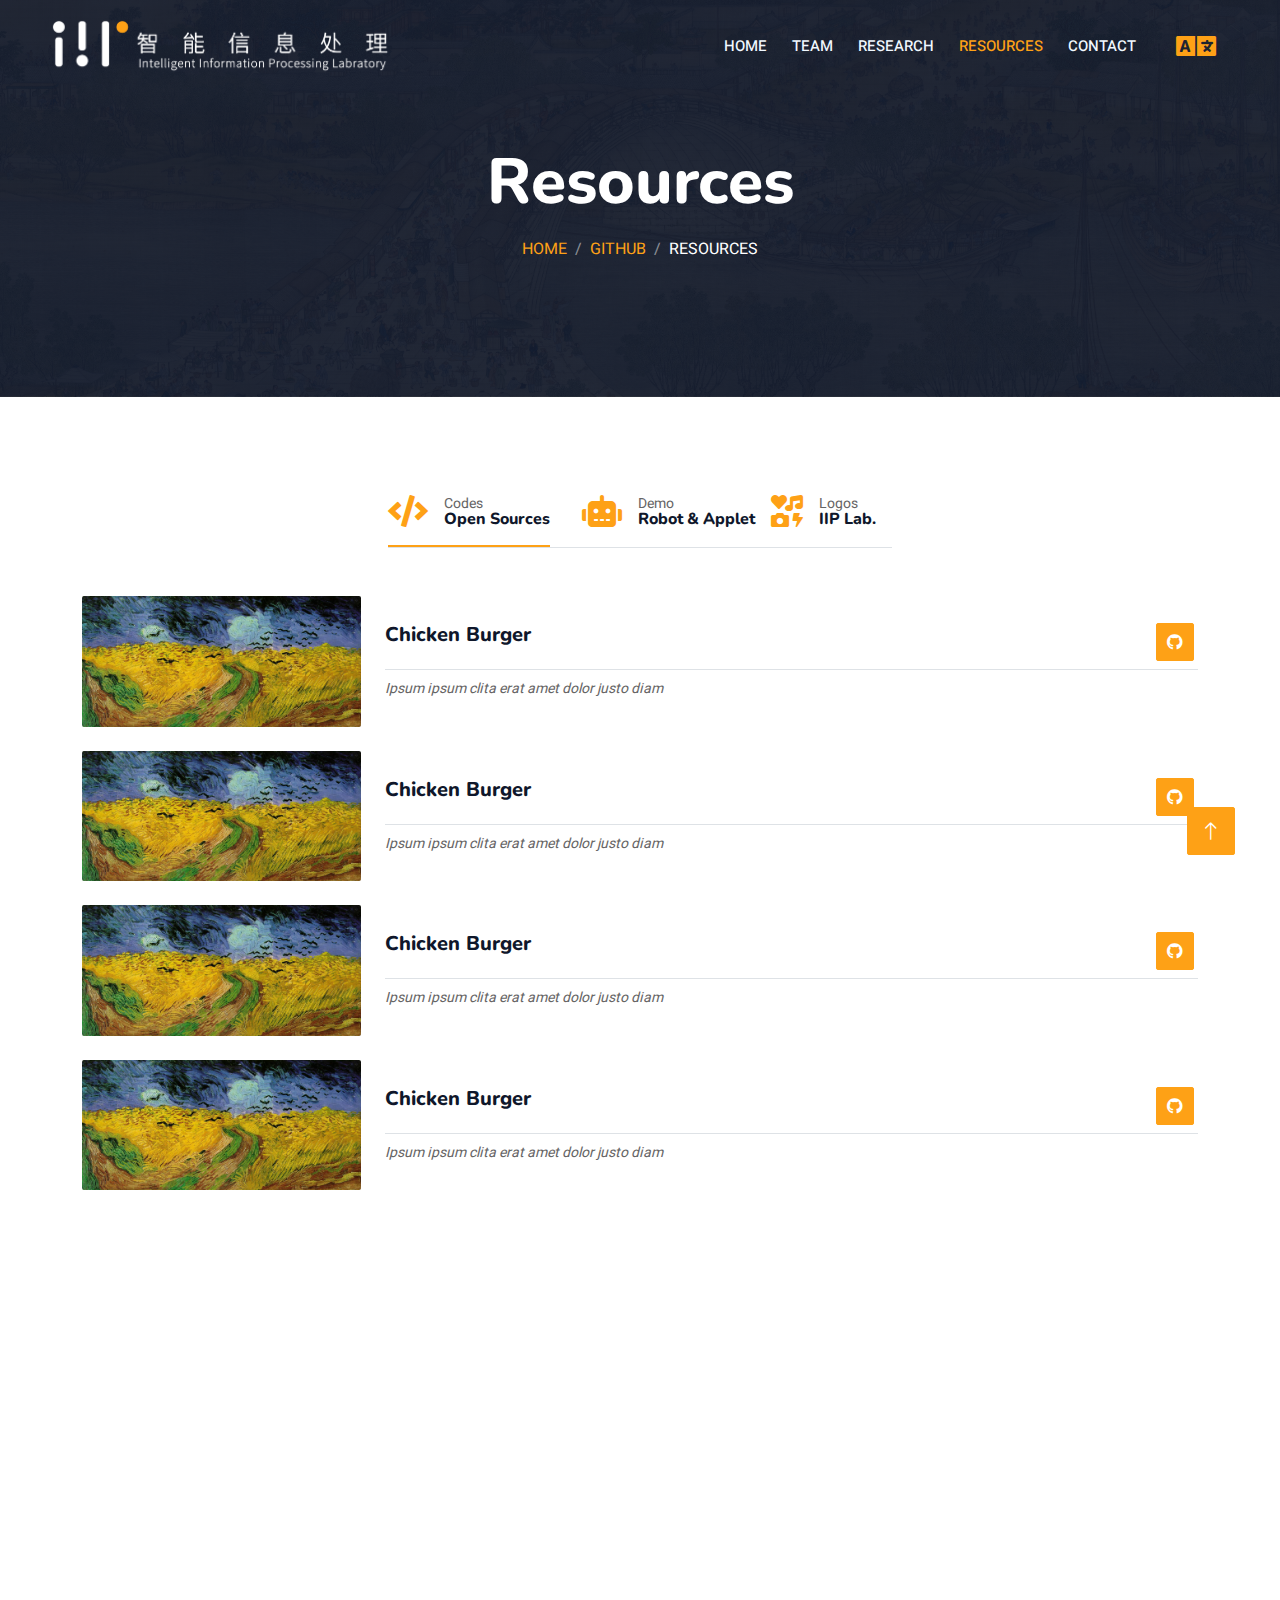
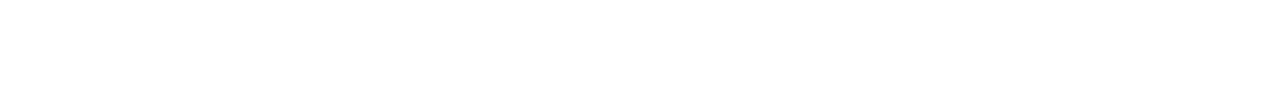
<file: resources.html>
<head>
    <meta charset="utf-8">
    <title>IIP · Resources</title>
    <meta content="width=device-width, initial-scale=1.0" name="viewport">
    <meta content="" name="keywords">
    <meta content="" name="description">

    <!-- Favicon -->
    <link href="img/iip_fav.png" rel="icon">

    <!-- Google Web Fonts -->
    <link rel="preconnect" href="https://fonts.googleapis.com">
    <link rel="preconnect" href="https://fonts.gstatic.com" crossorigin>
    <link href="https://fonts.googleapis.com/css2?family=Heebo:wght@400;500;600&family=Nunito:wght@600;700;800&family=Pacifico&display=swap" rel="stylesheet">

    <!-- Icon Font Stylesheet -->
    <link href="https://cdnjs.cloudflare.com/ajax/libs/font-awesome/5.10.0/css/all.min.css" rel="stylesheet">
    <link href="https://cdn.jsdelivr.net/npm/bootstrap-icons@1.4.1/font/bootstrap-icons.css" rel="stylesheet">

    <!-- Libraries Stylesheet -->
    <link href="lib/animate/animate.min.css" rel="stylesheet">
    <link href="lib/owlcarousel/assets/owl.carousel.min.css" rel="stylesheet">
    <link href="lib/tempusdominus/css/tempusdominus-bootstrap-4.min.css" rel="stylesheet" />

    <!-- Customized Bootstrap Stylesheet -->
    <link href="css/bootstrap.min.css" rel="stylesheet">

    <!-- Template Stylesheet -->
    <link href="css/style.css" rel="stylesheet">
</head>

<body>
    <div class="container-xxl bg-white p-0">
        <!-- Spinner Start -->
        <div id="spinner" class="show bg-white position-fixed translate-middle w-100 vh-100 top-50 start-50 d-flex align-items-center justify-content-center">
            <div class="spinner-border text-primary" style="width: 3rem; height: 3rem;" role="status">
                <span class="sr-only">Loading...</span>
            </div>
        </div>
        <!-- Spinner End -->



        <!-- Navbar & Hero Start -->
        <div class="container-xxl position-relative p-0">
            <nav class="navbar navbar-expand-lg navbar-dark bg-dark px-4 px-lg-5 py-3 py-lg-0">
                <a href="" class="navbar-brand p-0">
                    <!-- <h1 class="text-primary m-0"><i class="fa fa-utensils me-3"></i>IIP-XDU</h1> -->
                    <img src="img/iip_white2.png" alt="Logo">
                </a>
                <button class="navbar-toggler" type="button" data-bs-toggle="collapse" data-bs-target="#navbarCollapse">
                    <span class="fa fa-bars"></span>
                </button>
                <div class="collapse navbar-collapse" id="navbarCollapse">
                    <div class="navbar-nav ms-auto py-0 pe-4">
                        <a href="index.html" class="nav-item nav-link">Home</a>
                        <a href="team.html" class="nav-item nav-link">Team</a>
                        <a href="research.html" class="nav-item nav-link">Research</a>
                        <a href="resources.html" class="nav-item nav-link active">Resources</a>
                        <!--
                        <div class="nav-item dropdown">
                            <a href="#" class="nav-link dropdown-toggle" data-bs-toggle="dropdown">Projects</a>
                            <div class="dropdown-menu m-0">
                                <a href="booking.html" class="dropdown-item">XAI</a>
                                <a href="team.html" class="dropdown-item">AIGC</a>
                                <a href="testimonial.html" class="dropdown-item">HIT</a>
                            </div>
                        </div>
                      -->
                        <a href="contact.html" class="nav-item nav-link">Contact</a>
                    </div>
                    <a href="" class="nav-item nav-link"><i class="fa fa-2x fa-language text-primary "></i></a>
                </div>
            </nav>

            <div class="container-xxl py-5 bg-dark hero-header mb-5">
                <div class="container text-center my-5 pt-5 pb-4">
                    <h1 class="display-3 text-white mb-3 animated slideInDown">Resources</h1>
                    <nav aria-label="breadcrumb">
                        <ol class="breadcrumb justify-content-center text-uppercase">
                            <li class="breadcrumb-item"><a href="index.html">Home</a></li>
                            <li class="breadcrumb-item"><a href="https://github.com/IIP-Lab-XDU">Github</a></li>
                            <li class="breadcrumb-item text-white active" aria-current="page">Resources</li>
                        </ol>
                    </nav>
                </div>
            </div>
        </div>
        <!-- Navbar & Hero End -->


        <!-- Menu Start -->

        <div class="container-xxl py-5">
            <div class="container">
              <!--
                <div class="text-center wow fadeInUp" data-wow-delay="0.1s">
                    <h5 class="section-title ff-secondary text-center text-primary fw-normal">Resources</h5>
                    <h1 class="mb-5">Most Popular Items</h1>
                </div>
                -->
                <div class="tab-class text-center wow fadeInUp" data-wow-delay="0.1s">
                    <ul class="nav nav-pills d-inline-flex justify-content-center border-bottom mb-5">
                        <li class="nav-item">
                            <a class="d-flex align-items-center text-start mx-3 ms-0 pb-3 active" data-bs-toggle="pill" href="#tab-1">
                                <i class="fa fa-code fa-2x text-primary"></i>
                                <div class="ps-3">
                                    <small class="text-body">Codes</small>
                                    <h6 class="mt-n1 mb-0">Open Sources</h6>
                                </div>
                            </a>
                        </li>

                        <li class="nav-item">
                            <a class="d-flex align-items-center text-start mx-3 pb-3" data-bs-toggle="pill" href="#tab-3">
                                <i class="fa fa-robot fa-2x text-primary"></i>
                                <div class="ps-3">
                                    <small class="text-body">Demo</small>
                                    <h6 class="mt-n1 mb-0">Robot & Applet</h6>
                                </div>
                            </a>
                        </li>
                        <li class="nav-item">
                            <a class="d-flex align-items-center text-start mx-3 ms-0 pb-3" data-bs-toggle="pill" href="#tab-4">
                                <i class="fa fa-icons fa-2x text-primary"></i>
                                <div class="ps-3">
                                    <small class="text-body">Logos</small>
                                    <h6 class="mt-n1 mb-0">IIP Lab.</h6>
                                </div>
                            </a>
                        </li>
                    </ul>

                    <div class="tab-content">

                        <div id="tab-1" class="tab-pane fade show p-0 active">
                            <div class="row g-4">
                                <div class="col-lg-12">
                                    <div class="d-flex align-items-center">
                                        <div class="col-lg-3 col-sm-3">
                                            <img class="flex-shrink-0 img-fluid rounded" src="img/bg-hero_van.jpg" alt=""">
                                        </div>
                                        <div class="w-100 d-flex flex-column text-start ps-4">
                                            <h5 class="d-flex justify-content-between border-bottom pb-2">
                                                <span>Chicken Burger</span>
                                                <a class="btn btn-square btn-primary mx-1" href="" target="_blank"><i class="fab fa-github"></i></a>
                                            </h5>
                                            <small class="fst-italic">Ipsum ipsum clita erat amet dolor justo diam</small>
                                        </div>
                                    </div>
                                </div>
                                <div class="col-lg-12">
                                    <div class="d-flex align-items-center">
                                        <div class="col-lg-3 col-sm-3">
                                            <img class="flex-shrink-0 img-fluid rounded" src="img/bg-hero_van.jpg" alt=""">
                                        </div>
                                        <div class="w-100 d-flex flex-column text-start ps-4">
                                            <h5 class="d-flex justify-content-between border-bottom pb-2">
                                                <span>Chicken Burger</span>
                                                <a class="btn btn-square btn-primary mx-1" href="" target="_blank"><i class="fab fa-github"></i></a>
                                            </h5>
                                            <small class="fst-italic">Ipsum ipsum clita erat amet dolor justo diam</small>
                                        </div>
                                    </div>
                                </div>
                                <div class="col-lg-12">
                                    <div class="d-flex align-items-center">
                                        <div class="col-lg-3 col-sm-3">
                                            <img class="flex-shrink-0 img-fluid rounded" src="img/bg-hero_van.jpg" alt=""">
                                        </div>
                                        <div class="w-100 d-flex flex-column text-start ps-4">
                                            <h5 class="d-flex justify-content-between border-bottom pb-2">
                                                <span>Chicken Burger</span>
                                                <a class="btn btn-square btn-primary mx-1" href="" target="_blank"><i class="fab fa-github"></i></a>
                                            </h5>
                                            <small class="fst-italic">Ipsum ipsum clita erat amet dolor justo diam</small>
                                        </div>
                                    </div>
                                </div>
                                <div class="col-lg-12">
                                    <div class="d-flex align-items-center">
                                        <div class="col-lg-3 col-sm-3">
                                            <img class="flex-shrink-0 img-fluid rounded" src="img/bg-hero_van.jpg" alt=""">
                                        </div>
                                        <div class="w-100 d-flex flex-column text-start ps-4">
                                            <h5 class="d-flex justify-content-between border-bottom pb-2">
                                                <span>Chicken Burger</span>
                                                <a class="btn btn-square btn-primary mx-1" href="" target="_blank"><i class="fab fa-github"></i></a>
                                            </h5>
                                            <small class="fst-italic">Ipsum ipsum clita erat amet dolor justo diam</small>
                                        </div>
                                    </div>
                                </div>

                            </div>
                        </div>

                        <div id="tab-2" class="tab-pane fade show p-0">
                            <div class="row g-4">
                                <div class="col-lg-12">
                                    <div class="d-flex align-items-center">
                                        <div class="col-lg-3 col-sm-3">
                                            <img class="flex-shrink-0 img-fluid rounded" src="img/bg-hero_van.jpg" alt=""">
                                        </div>
                                        <div class="w-100 d-flex flex-column text-start ps-4">
                                            <h5 class="d-flex justify-content-between border-bottom pb-2">
                                                <span>Chicken Burger</span>
                                                <a class="btn btn-square btn-primary mx-1" href="" target="_blank"><i class="fab fa-github"></i></a>
                                            </h5>
                                            <small class="fst-italic">Ipsum ipsum clita erat amet dolor justo diam</small>
                                        </div>
                                    </div>
                                </div>
                                <div class="col-lg-12">
                                    <div class="d-flex align-items-center">
                                        <div class="col-lg-3 col-sm-3">
                                            <img class="flex-shrink-0 img-fluid rounded" src="img/bg-hero_van.jpg" alt=""">
                                        </div>
                                        <div class="w-100 d-flex flex-column text-start ps-4">
                                            <h5 class="d-flex justify-content-between border-bottom pb-2">
                                                <span>Chicken Burger</span>
                                                <a class="btn btn-square btn-primary mx-1" href="" target="_blank"><i class="fab fa-github"></i></a>
                                            </h5>
                                            <small class="fst-italic">Ipsum ipsum clita erat amet dolor justo diam</small>
                                        </div>
                                    </div>
                                </div>
                            </div>
                        </div>

                        <div id="tab-3" class="tab-pane fade show p-0">
                            <div class="row g-4">
                                <div class="col-lg-6">
                                    <div class="d-flex align-items-center">
                                        <img class="flex-shrink-0 img-fluid rounded" src="img/applet.png" alt="" style="width: 120px;">
                                        <div class="w-100 d-flex flex-column text-start ps-4">
                                            <h5 class="d-flex justify-content-between border-bottom pb-2">
                                                <span>Weixin Applet</span>
                                                <span class="text-primary"><i class="fab fa-weixin"></i></span>
                                            </h5>
                                            <small class="fst-italic">Ipsum ipsum clita erat amet dolor justo diam</small>
                                        </div>
                                    </div>
                                </div>
                                <div class="col-lg-6">
                                    <div class="d-flex align-items-center">
                                        <img class="flex-shrink-0 img-fluid rounded" src="img/bird.jpg" alt="" style="width: 80px;">
                                        <div class="w-100 d-flex flex-column text-start ps-4">
                                            <h5 class="d-flex justify-content-between border-bottom pb-2">
                                                <span>Chicken Burger</span>
                                                <span class="text-primary">$115</span>
                                            </h5>
                                            <small class="fst-italic">Ipsum ipsum clita erat amet dolor justo diam</small>
                                        </div>
                                    </div>
                                </div>
                                <div class="col-lg-6">
                                    <div class="d-flex align-items-center">
                                        <img class="flex-shrink-0 img-fluid rounded" src="img/bird.jpg" alt="" style="width: 80px;">
                                        <div class="w-100 d-flex flex-column text-start ps-4">
                                            <h5 class="d-flex justify-content-between border-bottom pb-2">
                                                <span>Chicken Burger</span>
                                                <span class="text-primary">$115</span>
                                            </h5>
                                            <small class="fst-italic">Ipsum ipsum clita erat amet dolor justo diam</small>
                                        </div>
                                    </div>
                                </div>
                            </div>
                        </div>



                        <div id="tab-4" class="tab-pane fade show p-0">
                            <div class="row g-4">
                                <div class="col-lg-12">
                                    <div class="d-flex align-items-center">
                                        <div class="col-lg-3 col-sm-3">
                                            <img class="flex-shrink-0 img-fluid rounded" src="img/iip_black_h.png" alt=""">
                                        </div>
                                        <div class="w-100 d-flex flex-column text-start ps-4">
                                            <h5 class="d-flex justify-content-between border-bottom pb-2">
                                                <span>IIP Logos</span>
                                                <a class="btn btn-square btn-primary mx-1" href="https://github.com/iip-xdu/iip-logos" target="_blank"><i class="fab fa-github"></i></a>
                                            </h5>
                                            <small class="fst-italic">Different versions of our logos, for uses under different scenarios.  </small>
                                            <a class="btn btn-square btn-primary mx-1" href="resources/iip-logo.zip"><i class="fa fa-download"></i></a>
                                        </div>
                                    </div>
                                </div>
                                <div class="col-lg-12">
                                    <div class="d-flex align-items-center">
                                        <div class="col-lg-3 col-sm-3">
                                            <img class="flex-shrink-0 img-fluid rounded" src="img/xdu_red_black.png" alt="">
                                        </div>
                                        <div class="w-100 d-flex flex-column text-start ps-4">
                                            <h5 class="d-flex justify-content-between border-bottom pb-2">
                                                <span>XDU Logos</span>
                                                <a class="btn btn-square btn-primary mx-1" href="https://github.com/note286/xdulogo" target="_blank"><i class="fab fa-github"></i></a>
                                            </h5>
                                            <small class="fst-italic">Different versions of XDU logos, for uses under different scenarios.  </small>
                                            <a class="btn btn-square btn-primary mx-1" href="resources/xdu-logo.zip"><i class="fa fa-download"></i></a>
                                        </div>
                                    </div>
                                </div>
                                <div class="col-lg-12">
                                    <div class="d-flex align-items-center">
                                        <div class="col-lg-3 col-sm-3">
                                            <img class="flex-shrink-0 img-fluid rounded" src="img/ppt-iip.png" alt="">
                                        </div>
                                        <div class="w-100 d-flex flex-column text-start ps-4">
                                            <h5 class="d-flex justify-content-between border-bottom pb-2">
                                                <span>Templetes</span>
                                                <a class="btn btn-square btn-primary mx-1" href="https://github.com/iip-xdu/iip-template" target="_blank"><i class="fab fa-github"></i></a>
                                            </h5>
                                            <small class="fst-italic"> Slides templates (16:9 PPT) with our logos.</small>
                                            <a class="btn btn-square btn-primary mx-1" href="https://github.com/iip-xdu/iip-template" target="_blank"><i class="fa fa-download"></i></a>
                                        </div>
                                    </div>
                                </div>
                            </div>
                        </div>


                    </div>
                </div>
            </div>
        </div>
        <!-- Menu End -->


        <!-- Footer Start -->
        <div class="container-fluid bg-dark text-light footer pt-5 mt-5 wow fadeIn" data-wow-delay="0.1s">
            <div class="container py-5">
                <div class="row g-5">
                    <div class="col-lg-3 col-md-6">
                        <h4 class="section-title ff-secondary text-start text-primary fw-normal mb-4">Laboratory</h4>
                        <a class="btn btn-link" href="">About Us</a>
                        <a class="btn btn-link" href="">Contact Us</a>
                        <a class="btn btn-link" href="">Reservation</a>
                        <a class="btn btn-link" href="">Privacy Policy</a>
                        <a class="btn btn-link" href="">Terms & Condition</a>
                    </div>
                    <div class="col-lg-3 col-md-6">
                        <h4 class="section-title ff-secondary text-start text-primary fw-normal mb-4">Contact</h4>
                        <p class="mb-2"><i class="fa fa-map-marker-alt me-3"></i>No. 2 South Taibai Road, </p>
                        <p class="mb-2"><i class="fa fa-globe me-3"></i>Xi’an, Shaanxi 710071, China</p>
                        <p class="mb-2"><i class="fa fa-envelope me-3"></i>nnwang <i class="fa fa-at"></i> xidian.edu.cn</p>
                        <div class="d-flex pt-2">
                            <a class="btn btn-outline-light btn-social" href=""><i class="fab fa-weixin"></i></a>
                            <a class="btn btn-outline-light btn-social" href="https://github.com/IIP-Lab-XDU" target="_blank"><i class="fab fa-github"></i></a>
                            <!--
                            <a class="btn btn-outline-light btn-social" href=""><i class="fab fa-youtube"></i></a>
                            <a class="btn btn-outline-light btn-social" href=""><i class="fab fa-linkedin-in"></i></a>
                          -->
                        </div>
                    </div>
                    <div class="col-lg-3 col-md-6">
                        <h4 class="section-title ff-secondary text-start text-primary fw-normal mb-4">Links</h4>
                        <a class="btn btn-link" href="https://www.xidian.edu.cn/" target="_blank">Xidian University</a>
                        <a class="btn btn-link" href="https://hz.xidian.edu.cn/" target="_blank">Hangzhou Institute</a>
                        <a class="btn btn-link" href="https://isn.xidian.edu.cn/" target="_blank">ISN State Key Lab.</a>
                        <a class="btn btn-link" href="https://see.xidian.edu.cn/faculty/xbgao/" target="_blank">VIPSL (Xinbo Gao) </a>
                        <a class="btn btn-link" href="https://www.sydney.edu.au/engineering/about/our-people/academic-staff/dacheng-tao.html" target="_blank">USYD (Dacheng Tao) </a>
                    </div>
                    <div class="col-lg-3 col-md-6">
                        <h4 class="section-title ff-secondary text-start text-primary fw-normal mb-4">Pages</h4>
                        <!--
                        <p>You can try our work.</p>
                        <div class="position-relative mx-auto" style="max-width: 400px;">
                            <input class="form-control border-primary w-100 py-3 ps-4 pe-5" type="text" placeholder="Your email">
                            <button type="button" class="btn btn-primary py-2 position-absolute top-0 end-0 mt-2 me-2">SignUp</button>
                        </div>
                        <img class="img-fluid flex-shrink-0 rounded-circle" src="img/applet.png" style="width: 50px; height: 50px;">
                      -->
                        <a class="btn btn-link" href="index.html" class="nav-item nav-link">Home</a>
                        <a class="btn btn-link" href="team.html" class="nav-item nav-link">Team</a>
                        <a class="btn btn-link" href="research.html" class="nav-item nav-link">Research</a>
                        <a class="btn btn-link" href="resources.html" class="nav-item nav-link">Resources</a>
                        <a class="btn btn-link" href="contact.html" class="nav-item nav-link">Contact</a>
                    </div>
                </div>
            </div>
            <div class="container">
                <div class="copyright">
                    <div class="row">
                        <div class="col-md-6 text-center text-md-start mb-3 mb-md-0">
                            &copy; <a class="border-bottom" href="#">IIP Lab.</a>, All Right Reserved.

              <!--/*** This template is free as long as you keep the footer author’s credit link/attribution link/backlink. If you'd like to use the template without the footer author’s credit link/attribution link/backlink, you can purchase the Credit Removal License from "https://htmlcodex.com/credit-removal". Thank you for your support. ***/-->
              Designed By <a class="border-bottom" href="https://htmlcodex.com">HTML Codex</a>
                        </div>
                        <div class="col-md-6 text-center text-md-end">
                            <div class="footer-menu">
                                <a href="">Home</a>
                                <a href="">Cookies</a>
                                <a href="">Help</a>
                                <a href="">FQAs</a>
                            </div>
                        </div>
                    </div>
                </div>
            </div>
        </div>
        <!-- Footer End -->


        <!-- Back to Top -->
        <a href="#" class="btn btn-lg btn-primary btn-lg-square back-to-top"><i class="bi bi-arrow-up"></i></a>
    </div>

    <!-- JavaScript Libraries -->
    <script src="https://code.jquery.com/jquery-3.4.1.min.js"></script>
    <script src="https://cdn.jsdelivr.net/npm/bootstrap@5.0.0/dist/js/bootstrap.bundle.min.js"></script>
    <script src="lib/wow/wow.min.js"></script>
    <script src="lib/easing/easing.min.js"></script>
    <script src="lib/waypoints/waypoints.min.js"></script>
    <script src="lib/counterup/counterup.min.js"></script>
    <script src="lib/owlcarousel/owl.carousel.min.js"></script>
    <script src="lib/tempusdominus/js/moment.min.js"></script>
    <script src="lib/tempusdominus/js/moment-timezone.min.js"></script>
    <script src="lib/tempusdominus/js/tempusdominus-bootstrap-4.min.js"></script>

    <!-- Template Javascript -->
    <script src="js/main.js"></script>
</body>

</html>
</file>
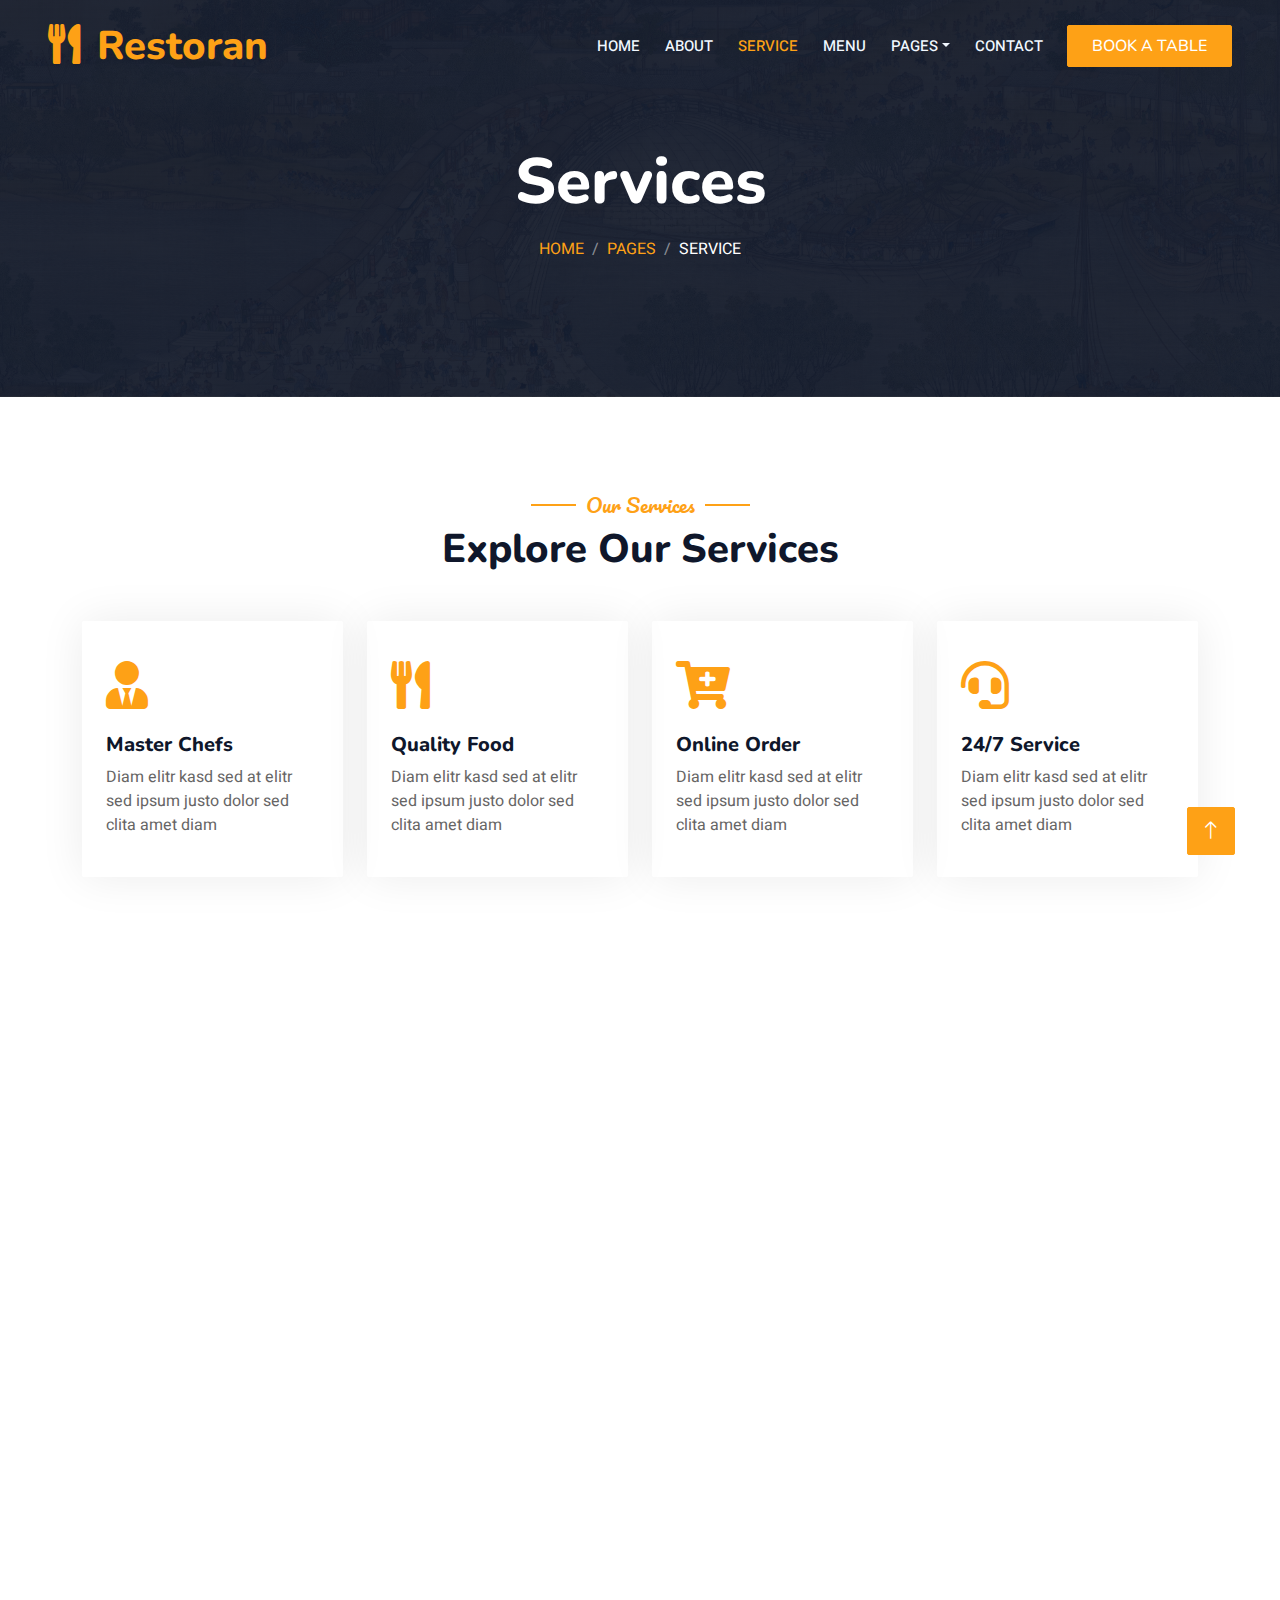
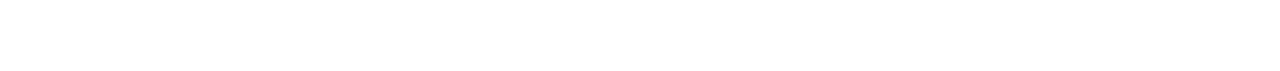
<file: service.html>
<!DOCTYPE html>
<html lang="en">

<head>
    <meta charset="utf-8">
    <title>Restoran - Bootstrap Restaurant Template</title>
    <meta content="width=device-width, initial-scale=1.0" name="viewport">
    <meta content="" name="keywords">
    <meta content="" name="description">

    <!-- Favicon -->
    <link href="img/favicon.ico" rel="icon">

    <!-- Google Web Fonts -->
    <link rel="preconnect" href="https://fonts.googleapis.com">
    <link rel="preconnect" href="https://fonts.gstatic.com" crossorigin>
    <link href="https://fonts.googleapis.com/css2?family=Heebo:wght@400;500;600&family=Nunito:wght@600;700;800&family=Pacifico&display=swap" rel="stylesheet">

    <!-- Icon Font Stylesheet -->
    <link href="https://cdnjs.cloudflare.com/ajax/libs/font-awesome/5.10.0/css/all.min.css" rel="stylesheet">
    <link href="https://cdn.jsdelivr.net/npm/bootstrap-icons@1.4.1/font/bootstrap-icons.css" rel="stylesheet">

    <!-- Libraries Stylesheet -->
    <link href="lib/animate/animate.min.css" rel="stylesheet">
    <link href="lib/owlcarousel/assets/owl.carousel.min.css" rel="stylesheet">
    <link href="lib/tempusdominus/css/tempusdominus-bootstrap-4.min.css" rel="stylesheet" />

    <!-- Customized Bootstrap Stylesheet -->
    <link href="css/bootstrap.min.css" rel="stylesheet">

    <!-- Template Stylesheet -->
    <link href="css/style.css" rel="stylesheet">
</head>

<body>
    <div class="container-xxl bg-white p-0">
        <!-- Spinner Start -->
        <div id="spinner" class="show bg-white position-fixed translate-middle w-100 vh-100 top-50 start-50 d-flex align-items-center justify-content-center">
            <div class="spinner-border text-primary" style="width: 3rem; height: 3rem;" role="status">
                <span class="sr-only">Loading...</span>
            </div>
        </div>
        <!-- Spinner End -->


        <!-- Navbar & Hero Start -->
        <div class="container-xxl position-relative p-0">
            <nav class="navbar navbar-expand-lg navbar-dark bg-dark px-4 px-lg-5 py-3 py-lg-0">
                <a href="" class="navbar-brand p-0">
                    <h1 class="text-primary m-0"><i class="fa fa-utensils me-3"></i>Restoran</h1>
                    <!-- <img src="img/logo.png" alt="Logo"> -->
                </a>
                <button class="navbar-toggler" type="button" data-bs-toggle="collapse" data-bs-target="#navbarCollapse">
                    <span class="fa fa-bars"></span>
                </button>
                <div class="collapse navbar-collapse" id="navbarCollapse">
                    <div class="navbar-nav ms-auto py-0 pe-4">
                        <a href="index.html" class="nav-item nav-link">Home</a>
                        <a href="about.html" class="nav-item nav-link">About</a>
                        <a href="service.html" class="nav-item nav-link active">Service</a>
                        <a href="menu.html" class="nav-item nav-link">Menu</a>
                        <div class="nav-item dropdown">
                            <a href="#" class="nav-link dropdown-toggle" data-bs-toggle="dropdown">Pages</a>
                            <div class="dropdown-menu m-0">
                                <a href="booking.html" class="dropdown-item">Booking</a>
                                <a href="team.html" class="dropdown-item">Our Team</a>
                                <a href="testimonial.html" class="dropdown-item">Testimonial</a>
                            </div>
                        </div>
                        <a href="contact.html" class="nav-item nav-link">Contact</a>
                    </div>
                    <a href="" class="btn btn-primary py-2 px-4">Book A Table</a>
                </div>
            </nav>

            <div class="container-xxl py-5 bg-dark hero-header mb-5">
                <div class="container text-center my-5 pt-5 pb-4">
                    <h1 class="display-3 text-white mb-3 animated slideInDown">Services</h1>
                    <nav aria-label="breadcrumb">
                        <ol class="breadcrumb justify-content-center text-uppercase">
                            <li class="breadcrumb-item"><a href="#">Home</a></li>
                            <li class="breadcrumb-item"><a href="#">Pages</a></li>
                            <li class="breadcrumb-item text-white active" aria-current="page">Service</li>
                        </ol>
                    </nav>
                </div>
            </div>
        </div>
        <!-- Navbar & Hero End -->


        <!-- Service Start -->
        <div class="container-xxl py-5">
            <div class="container">
                <div class="text-center wow fadeInUp" data-wow-delay="0.1s">
                    <h5 class="section-title ff-secondary text-center text-primary fw-normal">Our Services</h5>
                    <h1 class="mb-5">Explore Our Services</h1>
                </div>
                <div class="row g-4">
                    <div class="col-lg-3 col-sm-6 wow fadeInUp" data-wow-delay="0.1s">
                        <div class="service-item rounded pt-3">
                            <div class="p-4">
                                <i class="fa fa-3x fa-user-tie text-primary mb-4"></i>
                                <h5>Master Chefs</h5>
                                <p>Diam elitr kasd sed at elitr sed ipsum justo dolor sed clita amet diam</p>
                            </div>
                        </div>
                    </div>
                    <div class="col-lg-3 col-sm-6 wow fadeInUp" data-wow-delay="0.3s">
                        <div class="service-item rounded pt-3">
                            <div class="p-4">
                                <i class="fa fa-3x fa-utensils text-primary mb-4"></i>
                                <h5>Quality Food</h5>
                                <p>Diam elitr kasd sed at elitr sed ipsum justo dolor sed clita amet diam</p>
                            </div>
                        </div>
                    </div>
                    <div class="col-lg-3 col-sm-6 wow fadeInUp" data-wow-delay="0.5s">
                        <div class="service-item rounded pt-3">
                            <div class="p-4">
                                <i class="fa fa-3x fa-cart-plus text-primary mb-4"></i>
                                <h5>Online Order</h5>
                                <p>Diam elitr kasd sed at elitr sed ipsum justo dolor sed clita amet diam</p>
                            </div>
                        </div>
                    </div>
                    <div class="col-lg-3 col-sm-6 wow fadeInUp" data-wow-delay="0.7s">
                        <div class="service-item rounded pt-3">
                            <div class="p-4">
                                <i class="fa fa-3x fa-headset text-primary mb-4"></i>
                                <h5>24/7 Service</h5>
                                <p>Diam elitr kasd sed at elitr sed ipsum justo dolor sed clita amet diam</p>
                            </div>
                        </div>
                    </div>
                    <div class="col-lg-3 col-sm-6 wow fadeInUp" data-wow-delay="0.1s">
                        <div class="service-item rounded pt-3">
                            <div class="p-4">
                                <i class="fa fa-3x fa-user-tie text-primary mb-4"></i>
                                <h5>Master Chefs</h5>
                                <p>Diam elitr kasd sed at elitr sed ipsum justo dolor sed clita amet diam</p>
                            </div>
                        </div>
                    </div>
                    <div class="col-lg-3 col-sm-6 wow fadeInUp" data-wow-delay="0.3s">
                        <div class="service-item rounded pt-3">
                            <div class="p-4">
                                <i class="fa fa-3x fa-utensils text-primary mb-4"></i>
                                <h5>Quality Food</h5>
                                <p>Diam elitr kasd sed at elitr sed ipsum justo dolor sed clita amet diam</p>
                            </div>
                        </div>
                    </div>
                    <div class="col-lg-3 col-sm-6 wow fadeInUp" data-wow-delay="0.5s">
                        <div class="service-item rounded pt-3">
                            <div class="p-4">
                                <i class="fa fa-3x fa-cart-plus text-primary mb-4"></i>
                                <h5>Online Order</h5>
                                <p>Diam elitr kasd sed at elitr sed ipsum justo dolor sed clita amet diam</p>
                            </div>
                        </div>
                    </div>
                    <div class="col-lg-3 col-sm-6 wow fadeInUp" data-wow-delay="0.7s">
                        <div class="service-item rounded pt-3">
                            <div class="p-4">
                                <i class="fa fa-3x fa-headset text-primary mb-4"></i>
                                <h5>24/7 Service</h5>
                                <p>Diam elitr kasd sed at elitr sed ipsum justo dolor sed clita amet diam</p>
                            </div>
                        </div>
                    </div>
                </div>
            </div>
        </div>
        <!-- Service End -->
        

        <!-- Footer Start -->
        <div class="container-fluid bg-dark text-light footer pt-5 mt-5 wow fadeIn" data-wow-delay="0.1s">
            <div class="container py-5">
                <div class="row g-5">
                    <div class="col-lg-3 col-md-6">
                        <h4 class="section-title ff-secondary text-start text-primary fw-normal mb-4">Company</h4>
                        <a class="btn btn-link" href="">About Us</a>
                        <a class="btn btn-link" href="">Contact Us</a>
                        <a class="btn btn-link" href="">Reservation</a>
                        <a class="btn btn-link" href="">Privacy Policy</a>
                        <a class="btn btn-link" href="">Terms & Condition</a>
                    </div>
                    <div class="col-lg-3 col-md-6">
                        <h4 class="section-title ff-secondary text-start text-primary fw-normal mb-4">Contact</h4>
                        <p class="mb-2"><i class="fa fa-map-marker-alt me-3"></i>123 Street, New York, USA</p>
                        <p class="mb-2"><i class="fa fa-phone-alt me-3"></i>+012 345 67890</p>
                        <p class="mb-2"><i class="fa fa-envelope me-3"></i>info@example.com</p>
                        <div class="d-flex pt-2">
                            <a class="btn btn-outline-light btn-social" href=""><i class="fab fa-twitter"></i></a>
                            <a class="btn btn-outline-light btn-social" href=""><i class="fab fa-facebook-f"></i></a>
                            <a class="btn btn-outline-light btn-social" href=""><i class="fab fa-youtube"></i></a>
                            <a class="btn btn-outline-light btn-social" href=""><i class="fab fa-linkedin-in"></i></a>
                        </div>
                    </div>
                    <div class="col-lg-3 col-md-6">
                        <h4 class="section-title ff-secondary text-start text-primary fw-normal mb-4">Opening</h4>
                        <h5 class="text-light fw-normal">Monday - Saturday</h5>
                        <p>09AM - 09PM</p>
                        <h5 class="text-light fw-normal">Sunday</h5>
                        <p>10AM - 08PM</p>
                    </div>
                    <div class="col-lg-3 col-md-6">
                        <h4 class="section-title ff-secondary text-start text-primary fw-normal mb-4">Newsletter</h4>
                        <p>Dolor amet sit justo amet elitr clita ipsum elitr est.</p>
                        <div class="position-relative mx-auto" style="max-width: 400px;">
                            <input class="form-control border-primary w-100 py-3 ps-4 pe-5" type="text" placeholder="Your email">
                            <button type="button" class="btn btn-primary py-2 position-absolute top-0 end-0 mt-2 me-2">SignUp</button>
                        </div>
                    </div>
                </div>
            </div>
            <div class="container">
                <div class="copyright">
                    <div class="row">
                        <div class="col-md-6 text-center text-md-start mb-3 mb-md-0">
                            &copy; <a class="border-bottom" href="#">Your Site Name</a>, All Right Reserved. 
							
							<!--/*** This template is free as long as you keep the footer author’s credit link/attribution link/backlink. If you'd like to use the template without the footer author’s credit link/attribution link/backlink, you can purchase the Credit Removal License from "https://htmlcodex.com/credit-removal". Thank you for your support. ***/-->
							Designed By <a class="border-bottom" href="https://htmlcodex.com">HTML Codex</a>
                        </div>
                        <div class="col-md-6 text-center text-md-end">
                            <div class="footer-menu">
                                <a href="">Home</a>
                                <a href="">Cookies</a>
                                <a href="">Help</a>
                                <a href="">FQAs</a>
                            </div>
                        </div>
                    </div>
                </div>
            </div>
        </div>
        <!-- Footer End -->


        <!-- Back to Top -->
        <a href="#" class="btn btn-lg btn-primary btn-lg-square back-to-top"><i class="bi bi-arrow-up"></i></a>
    </div>

    <!-- JavaScript Libraries -->
    <script src="https://code.jquery.com/jquery-3.4.1.min.js"></script>
    <script src="https://cdn.jsdelivr.net/npm/bootstrap@5.0.0/dist/js/bootstrap.bundle.min.js"></script>
    <script src="lib/wow/wow.min.js"></script>
    <script src="lib/easing/easing.min.js"></script>
    <script src="lib/waypoints/waypoints.min.js"></script>
    <script src="lib/counterup/counterup.min.js"></script>
    <script src="lib/owlcarousel/owl.carousel.min.js"></script>
    <script src="lib/tempusdominus/js/moment.min.js"></script>
    <script src="lib/tempusdominus/js/moment-timezone.min.js"></script>
    <script src="lib/tempusdominus/js/tempusdominus-bootstrap-4.min.js"></script>

    <!-- Template Javascript -->
    <script src="js/main.js"></script>
</body>

</html>
</file>
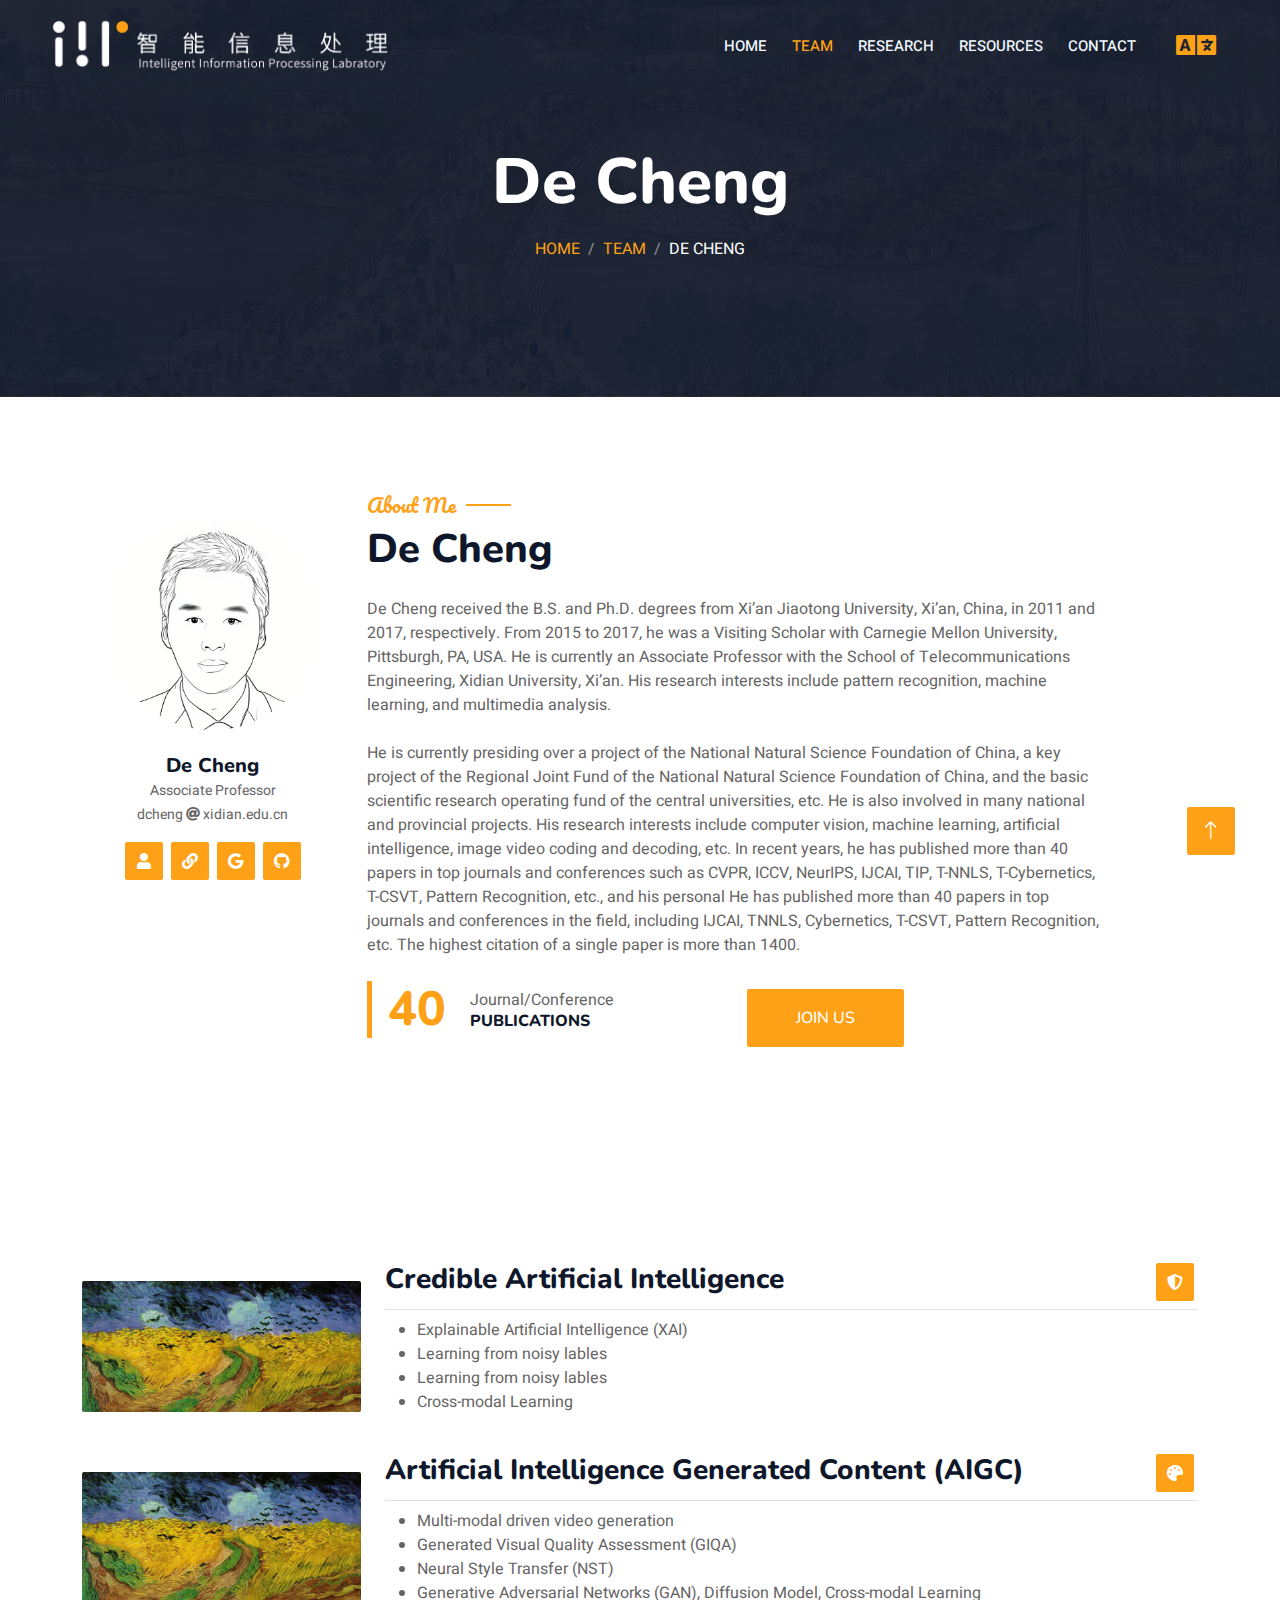
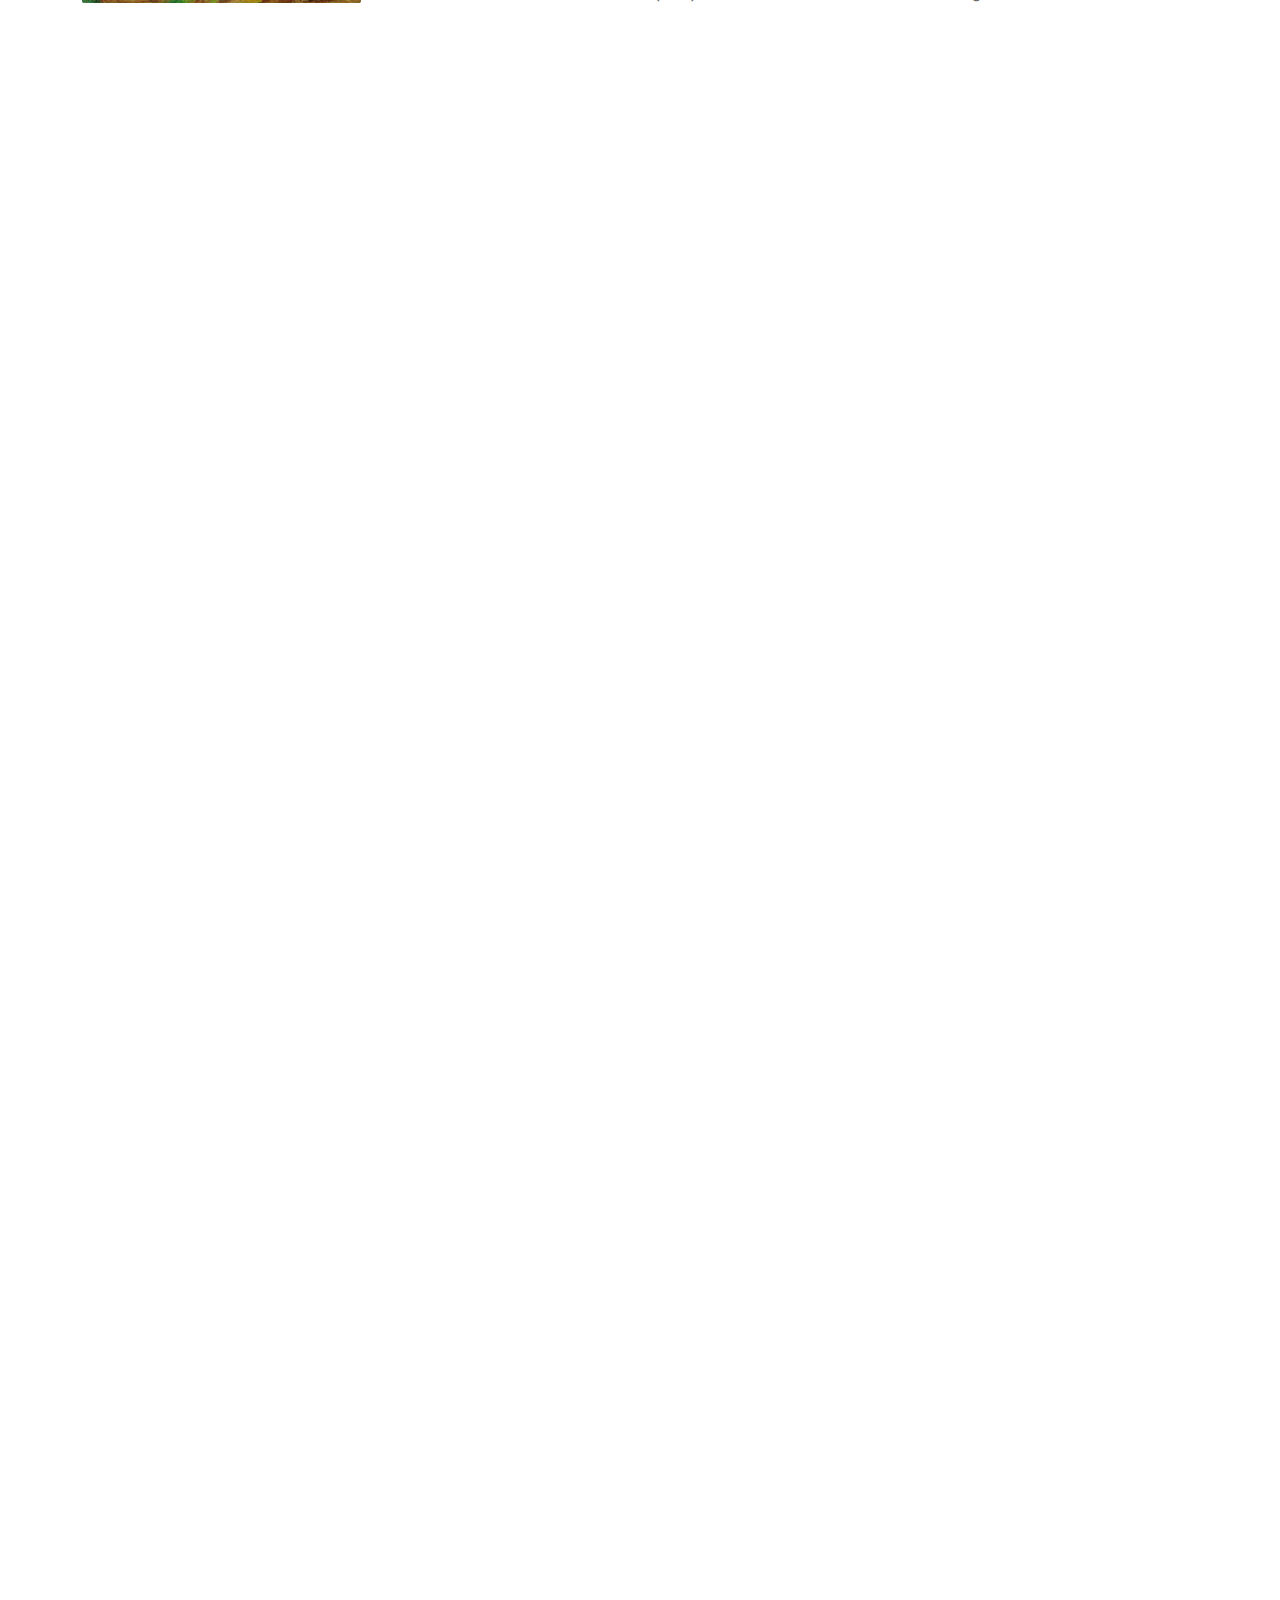
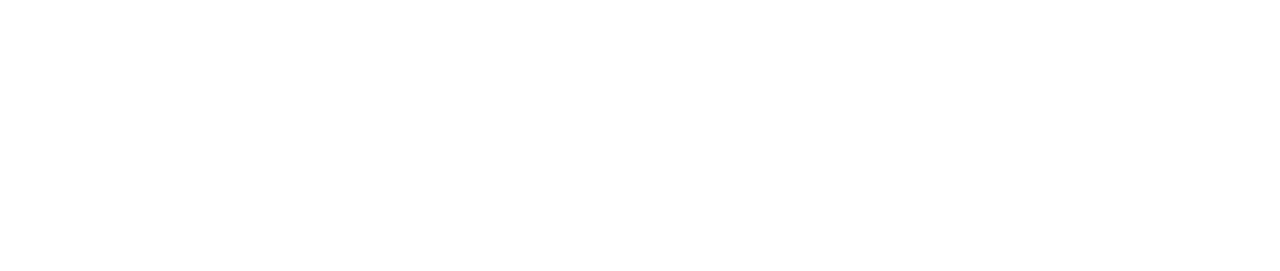
<file: team-cd.html>
<!DOCTYPE html>
<html lang="en">

<head>
    <meta charset="utf-8">
    <title>IIP · De Cheng</title>
    <meta content="width=device-width, initial-scale=1.0" name="viewport">
    <meta content="" name="keywords">
    <meta content="" name="description">

    <!-- Favicon -->
    <link href="img/iip_fav.png" rel="icon">

    <!-- Google Web Fonts -->
    <link rel="preconnect" href="https://fonts.googleapis.com">
    <link rel="preconnect" href="https://fonts.gstatic.com" crossorigin>
    <link href="https://fonts.googleapis.com/css2?family=Heebo:wght@400;500;600&family=Nunito:wght@600;700;800&family=Pacifico&display=swap" rel="stylesheet">

    <!-- Icon Font Stylesheet -->
    <link href="https://cdnjs.cloudflare.com/ajax/libs/font-awesome/5.10.0/css/all.min.css" rel="stylesheet">
    <link href="https://cdn.jsdelivr.net/npm/bootstrap-icons@1.4.1/font/bootstrap-icons.css" rel="stylesheet">

    <!-- Libraries Stylesheet -->
    <link href="lib/animate/animate.min.css" rel="stylesheet">
    <link href="lib/owlcarousel/assets/owl.carousel.min.css" rel="stylesheet">
    <link href="lib/tempusdominus/css/tempusdominus-bootstrap-4.min.css" rel="stylesheet" />

    <!-- Customized Bootstrap Stylesheet -->
    <link href="css/bootstrap.min.css" rel="stylesheet">

    <!-- Template Stylesheet -->
    <link href="css/style.css" rel="stylesheet">
</head>

<body>
    <div class="container-xxl bg-white p-0">
        <!-- Spinner Start -->
        <div id="spinner" class="show bg-white position-fixed translate-middle w-100 vh-100 top-50 start-50 d-flex align-items-center justify-content-center">
            <div class="spinner-border text-primary" style="width: 3rem; height: 3rem;" role="status">
                <span class="sr-only">Loading...</span>
            </div>
        </div>
        <!-- Spinner End -->



        <!-- Navbar & Hero Start -->
        <div class="container-xxl position-relative p-0">
            <nav class="navbar navbar-expand-lg navbar-dark bg-dark px-4 px-lg-5 py-3 py-lg-0">
                <a href="" class="navbar-brand p-0">
                    <!-- <h1 class="text-primary m-0"><i class="fa fa-utensils me-3"></i>IIP-XDU</h1> -->
                    <img src="img/iip_white2.png" alt="Logo">
                </a>
                <button class="navbar-toggler" type="button" data-bs-toggle="collapse" data-bs-target="#navbarCollapse">
                    <span class="fa fa-bars"></span>
                </button>
                <div class="collapse navbar-collapse" id="navbarCollapse">
                    <div class="navbar-nav ms-auto py-0 pe-4">
                        <a href="index.html" class="nav-item nav-link">Home</a>
                        <a href="team.html" class="nav-item nav-link active">Team</a>
                        <a href="research.html" class="nav-item nav-link">Research</a>
                        <a href="resources.html" class="nav-item nav-link">Resources</a>
                        <!--
                        <div class="nav-item dropdown">
                            <a href="#" class="nav-link dropdown-toggle" data-bs-toggle="dropdown">Projects</a>
                            <div class="dropdown-menu m-0">
                                <a href="booking.html" class="dropdown-item">XAI</a>
                                <a href="team.html" class="dropdown-item">AIGC</a>
                                <a href="testimonial.html" class="dropdown-item">HIT</a>
                            </div>
                        </div>
                      -->
                        <a href="contact.html" class="nav-item nav-link">Contact</a>
                    </div>
                    <a href="" class="nav-item nav-link"><i class="fa fa-2x fa-language text-primary "></i></a>
                </div>
            </nav>

            <div class="container-xxl py-5 bg-dark hero-header mb-5">
                <div class="container text-center my-5 pt-5 pb-4">
                    <h1 class="display-3 text-white mb-3 animated slideInDown">De Cheng</h1>
                    <nav aria-label="breadcrumb">
                        <ol class="breadcrumb justify-content-center text-uppercase">
                            <li class="breadcrumb-item"><a href="index.html">Home</a></li>
                            <li class="breadcrumb-item"><a href="team.html">Team</a></li>
                            <li class="breadcrumb-item text-white active" aria-current="page">De Cheng</li>
                        </ol>
                    </nav>
                </div>
            </div>
        </div>
        <!-- Navbar & Hero End -->


        <!-- Team Start -->
        <div class="container-xxl pt-5 pb-3">
            <div class="container">
                <div class="row g-4">

                    <div class="col-lg-3 col-md-6 wow fadeInUp" data-wow-delay="0.3s">
                        <div class="team-item-stu text-center rounded overflow-hidden">
                            <div class="rounded-circle overflow-hidden m-4">
                                <img class="img-fluid" src="img/cd.jpg" alt="">
                            </div>
                            <h5 class="mb-0">De Cheng</h5>
                            <small>Associate Professor</small>
                            <p class="mb-2"><small> dcheng <i class="fa fa-at"></i> xidian.edu.cn </small> </p>
                            <div class="d-flex justify-content-center mt-3">
                            <a class="btn btn-square btn-primary mx-1" href="team-cd.html"><i class="fa fa-user"></i></a>
                            <a class="btn btn-square btn-primary mx-1" href="https://web.xidian.edu.cn/dcheng/" target="_blank"><i class="fa fa-link"></i></a>
                            <a class="btn btn-square btn-primary mx-1" href="https://scholar.google.com/citations?user=180lASkAAAAJ" target="_blank"><i class="fab fa-google"></i></a>
                            <a class="btn btn-square btn-primary mx-1" href=""><i class="fab fa-github"></i></a>
                            </div>
                        </div>
                    </div>

                    <div class="col-lg-8">

                        <h5 class="section-title ff-secondary text-start text-primary fw-normal">About Me</h5>
                        <h1 class="mb-4">De Cheng</h1>
                        <p class="mb-4">De Cheng received the B.S. and Ph.D. degrees from Xi’an Jiaotong University, Xi’an, China, in 2011 and 2017, respectively.
                          From 2015 to 2017, he was a Visiting Scholar with Carnegie Mellon University, Pittsburgh, PA, USA.
                          He is currently an Associate Professor with the School of Telecommunications Engineering, Xidian University, Xi’an.
                          His research interests include pattern recognition, machine learning, and multimedia analysis.</p>

                        <p class="mb-4"> He is currently presiding over a project of the National Natural Science Foundation of China, a key project of
                          the Regional Joint Fund of the National Natural Science Foundation of China, and the basic scientific research operating fund
                          of the central universities, etc. He is also involved in many national and provincial projects.
                          His research interests include computer vision, machine learning, artificial intelligence, image video coding and decoding, etc.
                           In recent years, he has published more than 40 papers in top journals and conferences such as CVPR, ICCV, NeurIPS, IJCAI, TIP, T-NNLS,
                           T-Cybernetics, T-CSVT, Pattern Recognition, etc., and his personal He has published more than 40 papers in top journals and conferences
                           in the field, including IJCAI, TNNLS, Cybernetics, T-CSVT, Pattern Recognition, etc. The highest citation of a single paper is more than 1400.</p>

                        <div class="row g-4 mb-4">
                            <div class="col-sm-6">
                                <div class="d-flex align-items-center border-start border-5 border-primary px-3">
                                    <h1 class="flex-shrink-0 display-5 text-primary mb-0" data-toggle="counter-up">40</h1>
                                    <div class="ps-4">
                                        <p class="mb-0">Journal/Conference</p>
                                        <h6 class="text-uppercase mb-0">Publications</h6>
                                    </div>
                                </div>
                            </div>

                            <div class="col-sm-6">
                                <a class="btn btn-primary py-3 px-5 mt-2" href="contact.html">Join Us</a>
                            </div>

                        </div>

                    </div>

                </div>
            </div>
        </div>



        <!-- Students start >
        <div class="container-xxl pt-5 pb-3">
            <div class="container">

            <div class="text-center wow fadeInUp" data-wow-delay="0.1s">
                <h1 class="mb-5">Postgraduates</h1>
            </div>
            <div class="text-center wow fadeInUp" data-wow-delay="0.1s">
                <div class="row g-4">
                  <div class="col-lg-3 col-md-6">
                        <h5 class="mb-0">Wenwang Han </h5>
                        <small>2023-</small>
                  </div>
                  <div class="col-lg-3 col-md-6">
                      <h5 class="mb-0">Yifan Jiang</h5>
                      <small>2022-</small>
                  </div>
                  <div class="col-lg-3 col-md-6">
                      <h5 class="mb-0">Si Shi</h5>
                      <small>2022-</small>
                  </div>
                </div>
            </div>

          </div>
        </div>
        < Students end-->


        <!-- Projects start-->
        <!-- 论文信息直接从 DBLP贴过来就可以， 前后用 li 环境 -->
        <div class="container-xxl pt-5 pb-3">
            <div class="container">

                <div class="text-center wow fadeInUp" data-wow-delay="0.1s">
                    <h5 class="section-title ff-secondary text-center text-primary fw-normal">Research</h5>
                </div>

                <div class="text-center wow fadeInUp" data-wow-delay="0.1s">
                    <h1 class="mb-5">Projects</h1>
                </div>

                <div class="tab-content">
                    <div id="tab-1" class="tab-pane fade show p-0 active">
                        <div class="row g-4">

                            <div class="col-lg-12">
                                <div class="d-flex align-items-center">
                                    <div class="col-lg-3 col-sm-6">
                                        <img class="flex-shrink-0 img-fluid rounded" src="img/bg-hero_van.jpg" alt="">
                                    </div>
                                    <div class="col-lg-9">
                                        <div class="w-100 d-flex flex-column text-start ps-4">
                                            <h3 class="d-flex justify-content-between border-bottom pb-2">
                                                <span>Credible Artificial Intelligence</span>
                                                <a class="btn btn-square btn-primary mx-1" href=""><i class="fa fa-shield-alt"></i></a>
                                            </h3>
                                            <ul>
                                                <li>Explainable Artificial Intelligence (XAI)</li>
                                                <li>Learning from noisy lables</li>
                                                <li>Learning from noisy lables</li>
                                                <li>Cross-modal Learning</li>
                                            </ul>
                                        </div>
                                    </div>
                                </div>
                            </div>

                            <div class="col-lg-12">
                                <div class="d-flex align-items-center">
                                    <div class="col-lg-3 col-sm-6">
                                        <img class="flex-shrink-0 img-fluid rounded" src="img/bg-hero_van.jpg" alt="">
                                    </div>
                                    <div class="col-lg-9">
                                        <div class="w-100 d-flex flex-column text-start ps-4">
                                            <h3 class="d-flex justify-content-between border-bottom pb-2">
                                                <span>Artificial Intelligence Generated Content (AIGC)</span>
                                                <a class="btn btn-square btn-primary mx-1" href=""><i class="fa fa-palette"></i></a>
                                            </h3>
                                            <ul>
                                                <li>Multi-modal driven video generation</li>
                                                <li>Generated Visual Quality Assessment (GIQA)</li>
                                                <li>Neural Style Transfer (NST)</li>
                                                <li>Generative Adversarial Networks (GAN), Diffusion Model, Cross-modal Learning</li>
                                            </ul>
                                        </div>
                                    </div>
                                </div>
                            </div>

                        </div>
                    </div>
                </div>

            </div>
        </div>
        <!-- Projects end-->




        <!-- Publications start-->
        <div class="container-xxl pt-5 pb-3">
            <div class="container">

            <div class="text-center wow fadeInUp" data-wow-delay="0.1s">
                <h1 class="mb-5">Selected Publications </h1>
                <p>
                  <a href="https://dblp.org/pid/154/1991.html" target="_blank"> [DBLP] </a>
                  <a href="https://scholar.google.com/citations?user=180lASkAAAAJ" target="_blank"> [Google Scholar] </a>
                </p>
            </div>

            <div class="d-flex align-items-center wow fadeInUp" data-wow-delay="0.1s">
                <div class="w-100 d-flex flex-column text-start ps-4">
                    <ul>
                      <li>[1] De Cheng, Yihong Gong, Sanping Zhou, Jinjun Wang, Nanning Zheng, Person Re-identification by Multi-Channel Parts-Based CNN with Improved Triplet Loss Function, CVPR 2016, (Google Scholar Citation: 1400次), CCF A类 顶级国际会议</li>

                      <li>[2] De Cheng, Xiaolong Wang, Nannan Wang, Zhen Wang, Xiaoyu Wang, Xinbo Gao, Cross-Modality Person Re-Identification with Memory-based Contrastive Embedding, AAAI,  2023，CCF A类 顶级国际会议</li>

                      <li>[3] Guozhang Li, De Cheng, Xinpeng Ding, Nannan Wang, Xiaoyu Wang, Xinbo Gao, Boosting Weakly-Supervised Temporal Action Localization with Text Information, CVPR 2023, CCF A类 顶级国际会议</li>

                      <li>[4] Guozhang Li, De Cheng, Xinpeng Ding, Nannan Wang, Xiaoyu Wang, Xinbo Gao, Weakly-Supervised Temporal Action Localization with Bidirectional Semantic Consistency Constraint, IEEE Transactions on Neural Network and Learning System (T-NNLS), 2023, CCF B类期刊，IF: 10.451, JCR一区Top期刊</li>

                      <li>[5] De Cheng, Gerong Wang, Nannan Wang, Dingwen Zhang, Qiang Zhang, Xinbo Gao, Discriminative and Robust Attribute Alignment for Zero-shot Learning, IEEE Transactions on Circuits and Systems for Video Technology (T-CSVT),  2023，CCF B类Top期刊，IF: 5.859, 中科院一区</li>

                      <li>[6] De Cheng, Jingyu Zhou, Nannan Wang, Xinbo Gao, Hybrid Dynamic Contrast and Probability Distillation for Unsupervised Person Re-Id, IEEE Transactions on Image Processing,  2022，CCF A类Top期刊，IF: 10.86, 中科院一区</li>

                      <li>[7] De Cheng, Yixiong Ning, Nannan Wang, Xinbo Gao, Heng Yang, Yuxuan Du, Bo Han, Tongliang Liu, Class-Dependent Label-Noise Learning with Cycle-Consistency Regularization, NeurIPS 2022，CCF A类 顶级国际会议</li>

                      <li>[8] De Cheng, Tongliang Liu, Yixiong Ning, Nannan Wang, Bo Han, Gang Niu, Xinbo Gao, Massshi Sugiyama, Instance-Dependent Label-Noise Learning With Manifold-Regularized Transition Matrix Estimation, CVPR 2022，CCF A类 顶级国际会议</li>

                      <li>[9] De Cheng, Yan Li, Dingwen Zhang, Nannan Wang, Xinbo Gao, Jiande Sun, Robust Single Image Dehazing Based on Consistent and Contrast-Assisted Reconstruction, IJCAI 2022, CCF A类 顶级国际会议</li>

                      <li>[10] De Cheng, Gerong Wang, Bo Wang, Qiang Zhang, Jungong Han, Dingwen Zhang, Hybrid Routing Transformer for Zero-Shot Learning, Pattern Recognition, 2022, CCF B类, IF: 8.518, 中科院一区Top期刊</li>

                      <li>[11] Yan Li, De Cheng (通讯作者), Dingwen Zhang, Nannan Wang, Xinbo Gao, Jiande Sun,  Single Image Dehazing with an Independent Detail-Recovery Network, Knowledge-Based Systems,  2022，IF: 8.139, 中科院一区</li>

                      <li>[12] Peiliang Huang, Junwei Han, De Cheng, Dingwen Zhang, Robust Region Feature Synthesizer for Zero-Shot Detection, CVPR 2022，CCF A类 顶级国际会议</li>

                      <li>[13] Zhaori Gong, Nannan Wang, De Cheng, Xinrui Jiang, Jingwei Xin, Xi Yang, Xinbo Gao, Learning Deep Resonant Prior for Hyperspectral Image Super-Resolution, IEEE Transactions on Geoscience and Remote Sensing (TGRS),  2022，CCF B类Top期刊， IF: 8.125, 中科院二区</li>

                      <li>[14] Xinpeng Ding, Nannan Wang, Shiwei Zhang, De Cheng, Xiaomeng Li, Ziyuan Huang, Mingqian Tang Xinbo Gao, Support-Set Based Cross-Supervision for Video Grounding，ICCV 2021，CCF A类 顶级国际会议</li>

                      <li>[15] De Cheng, Zhihui Li, Yihong Gong, Dingwen Zhang, Fusion of Multiple Person Re-id Methods With Model and Data-Aware Abilities, IEEE Transactions on Cybernetics, 2020, CCF B类期刊，IF: 11.448, 中科院一区Top期刊</li>

                      <li>[16] Diangang Li, Yihong Gong, De Cheng (通讯作者)，Weiwei Shi, Xiaoyu Tao, Xinyuan Chang, Consistency-Preserving deep hashing for fast person re-identification, Pattern Recognition, 2019, CCF B类期刊，IF: 8.518, 中科院一区Top期刊</li>

                      <li>[17] De Cheng, Yihong Gong, Xiaojun Chang, Weiwei Shi, Alexander G. Hauptmann, Nanning Zheng, Deep feature learning via structured graph Laplacian embedding for person re-identification, Pattern Recognition, 2018, CCF B类期刊，IF: 8.518, 中科院一区Top期刊</li>

                      <li>[18] Weiwei Shi, Yihong Gong, De Cheng (通讯作者)，Xiaoyu Tao, Nanning Zheng, Entropy and orthogonality based deep discriminative feature learning for object recognition, Pattern Recognition, 2018, CCF B类期刊，IF: 8.518, 中科院一区Top期刊</li>

                      <li>[19] De Cheng, Xiaojun Chang, Li Liu, Alelxander G. Hauptmenn, Yihong Gong, Nanning Zheng, Discriminative Dictionary Learning With Ranking Metric Embedded for Person Re-Identification, IJCAI 2017, CCF A类 顶级国际会议</li>

                      <li>[20] Hehe Fan, Xiaojun Chang, De Cheng, Yi Yang, Dong Xu, Alexander G. Hauptmann, Complex Event Detection by Identifying Reliable Shots from Untrimmed Videos, ICCV 2017, CCF A类 顶级国际会议</li>

                      <li>[21] De Cheng,  Yihong Gong, Jinjun Wang, Nanning Zheng, Balanced Mixture of Deformable Part Models With Automatic Part Configurations, IEEE Transactions on Circuits and Systerms for Video Technology (T-CSVT), 2017, CCF B类期刊，IF: 5.859, 中科院一区Top期刊</li>

                      <li>[22] Weiwei Shi,  Yihong Gong, Xiaoyu Tao, De Cheng, Nanning Zheng, Fine-Grained Image Classification Using Modified DCNNs Trained by Cascaded Softmax and Generalized Large-Margin Losses, IEEE Transactions on Neural Network and Learning System (T-NNLS), 2019, CCF B类期刊，IF: 10.451, JCR一区Top期刊</li>

                      <li>[23] Zhiqiang Zeng, Zhihui Li, De Cheng, Huaxiang Zhang, Kun Zhan, Yi Yang,  Two-Stream Multirate Recurrent Neural Network for Video-Based Pedestrian Reidentification, IEEE Transactions on Industrial Informatics, 2018, IF: 10.215, 中科院一区Top期刊</li>
                    </ul>
                </div>
            </div>

          </div>
        </div>
        <!-- Publications End -->


        <!-- Footer Start -->
        <div class="container-fluid bg-dark text-light footer pt-5 mt-5 wow fadeIn" data-wow-delay="0.1s">
            <div class="container py-5">
                <div class="row g-5">
                    <div class="col-lg-3 col-md-6">
                        <h4 class="section-title ff-secondary text-start text-primary fw-normal mb-4">Laboratory</h4>
                        <a class="btn btn-link" href="">About Us</a>
                        <a class="btn btn-link" href="">Contact Us</a>
                        <a class="btn btn-link" href="">Reservation</a>
                        <a class="btn btn-link" href="">Privacy Policy</a>
                        <a class="btn btn-link" href="">Terms & Condition</a>
                    </div>
                    <div class="col-lg-3 col-md-6">
                        <h4 class="section-title ff-secondary text-start text-primary fw-normal mb-4">Contact</h4>
                        <p class="mb-2"><i class="fa fa-map-marker-alt me-3"></i>No. 2 South Taibai Road, </p>
                        <p class="mb-2"><i class="fa fa-globe me-3"></i>Xi’an, Shaanxi 710071, China</p>
                        <p class="mb-2"><i class="fa fa-envelope me-3"></i>nnwang <i class="fa fa-at"></i> xidian.edu.cn</p>
                        <div class="d-flex pt-2">
                            <a class="btn btn-outline-light btn-social" href=""><i class="fab fa-weixin"></i></a>
                            <a class="btn btn-outline-light btn-social" href="https://github.com/IIP-Lab-XDU" target="_blank"><i class="fab fa-github"></i></a>
                            <!--
                            <a class="btn btn-outline-light btn-social" href=""><i class="fab fa-youtube"></i></a>
                            <a class="btn btn-outline-light btn-social" href=""><i class="fab fa-linkedin-in"></i></a>
                          -->
                        </div>
                    </div>
                    <div class="col-lg-3 col-md-6">
                        <h4 class="section-title ff-secondary text-start text-primary fw-normal mb-4">Links</h4>
                        <a class="btn btn-link" href="https://www.xidian.edu.cn/" target="_blank">Xidian University</a>
                        <a class="btn btn-link" href="https://hz.xidian.edu.cn/" target="_blank">Hangzhou Institute</a>
                        <a class="btn btn-link" href="https://isn.xidian.edu.cn/" target="_blank">ISN State Key Lab.</a>
                        <a class="btn btn-link" href="https://see.xidian.edu.cn/faculty/xbgao/" target="_blank">VIPSL (Xinbo Gao) </a>
                        <a class="btn btn-link" href="https://www.sydney.edu.au/engineering/about/our-people/academic-staff/dacheng-tao.html" target="_blank">USYD (Dacheng Tao) </a>
                    </div>
                    <div class="col-lg-3 col-md-6">
                        <h4 class="section-title ff-secondary text-start text-primary fw-normal mb-4">Pages</h4>
                        <!--
                        <p>You can try our work.</p>
                        <div class="position-relative mx-auto" style="max-width: 400px;">
                            <input class="form-control border-primary w-100 py-3 ps-4 pe-5" type="text" placeholder="Your email">
                            <button type="button" class="btn btn-primary py-2 position-absolute top-0 end-0 mt-2 me-2">SignUp</button>
                        </div>
                        <img class="img-fluid flex-shrink-0 rounded-circle" src="img/applet.png" style="width: 50px; height: 50px;">
                      -->
                        <a class="btn btn-link" href="index.html" class="nav-item nav-link">Home</a>
                        <a class="btn btn-link" href="team.html" class="nav-item nav-link">Team</a>
                        <a class="btn btn-link" href="research.html" class="nav-item nav-link">Research</a>
                        <a class="btn btn-link" href="resources.html" class="nav-item nav-link">Resources</a>
                        <a class="btn btn-link" href="contact.html" class="nav-item nav-link">Contact</a>
                    </div>
                </div>
            </div>
            <div class="container">
                <div class="copyright">
                    <div class="row">
                        <div class="col-md-6 text-center text-md-start mb-3 mb-md-0">
                            &copy; <a class="border-bottom" href="#">IIP Lab.</a>, All Right Reserved.

							<!--/*** This template is free as long as you keep the footer author’s credit link/attribution link/backlink. If you'd like to use the template without the footer author’s credit link/attribution link/backlink, you can purchase the Credit Removal License from "https://htmlcodex.com/credit-removal". Thank you for your support. ***/-->
							Designed By <a class="border-bottom" href="https://htmlcodex.com">HTML Codex</a>
                        </div>
                        <div class="col-md-6 text-center text-md-end">
                            <div class="footer-menu">
                                <a href="">Home</a>
                                <a href="">Cookies</a>
                                <a href="">Help</a>
                                <a href="">FQAs</a>
                            </div>
                        </div>
                    </div>
                </div>
            </div>
        </div>
        <!-- Footer End -->


        <!-- Back to Top -->
        <a href="#" class="btn btn-lg btn-primary btn-lg-square back-to-top"><i class="bi bi-arrow-up"></i></a>
    </div>

    <!-- JavaScript Libraries -->
    <script src="https://code.jquery.com/jquery-3.4.1.min.js"></script>
    <script src="https://cdn.jsdelivr.net/npm/bootstrap@5.0.0/dist/js/bootstrap.bundle.min.js"></script>
    <script src="lib/wow/wow.min.js"></script>
    <script src="lib/easing/easing.min.js"></script>
    <script src="lib/waypoints/waypoints.min.js"></script>
    <script src="lib/counterup/counterup.min.js"></script>
    <script src="lib/owlcarousel/owl.carousel.min.js"></script>
    <script src="lib/tempusdominus/js/moment.min.js"></script>
    <script src="lib/tempusdominus/js/moment-timezone.min.js"></script>
    <script src="lib/tempusdominus/js/tempusdominus-bootstrap-4.min.js"></script>

    <!-- Template Javascript -->
    <script src="js/main.js"></script>
</body>

</html>
</file>
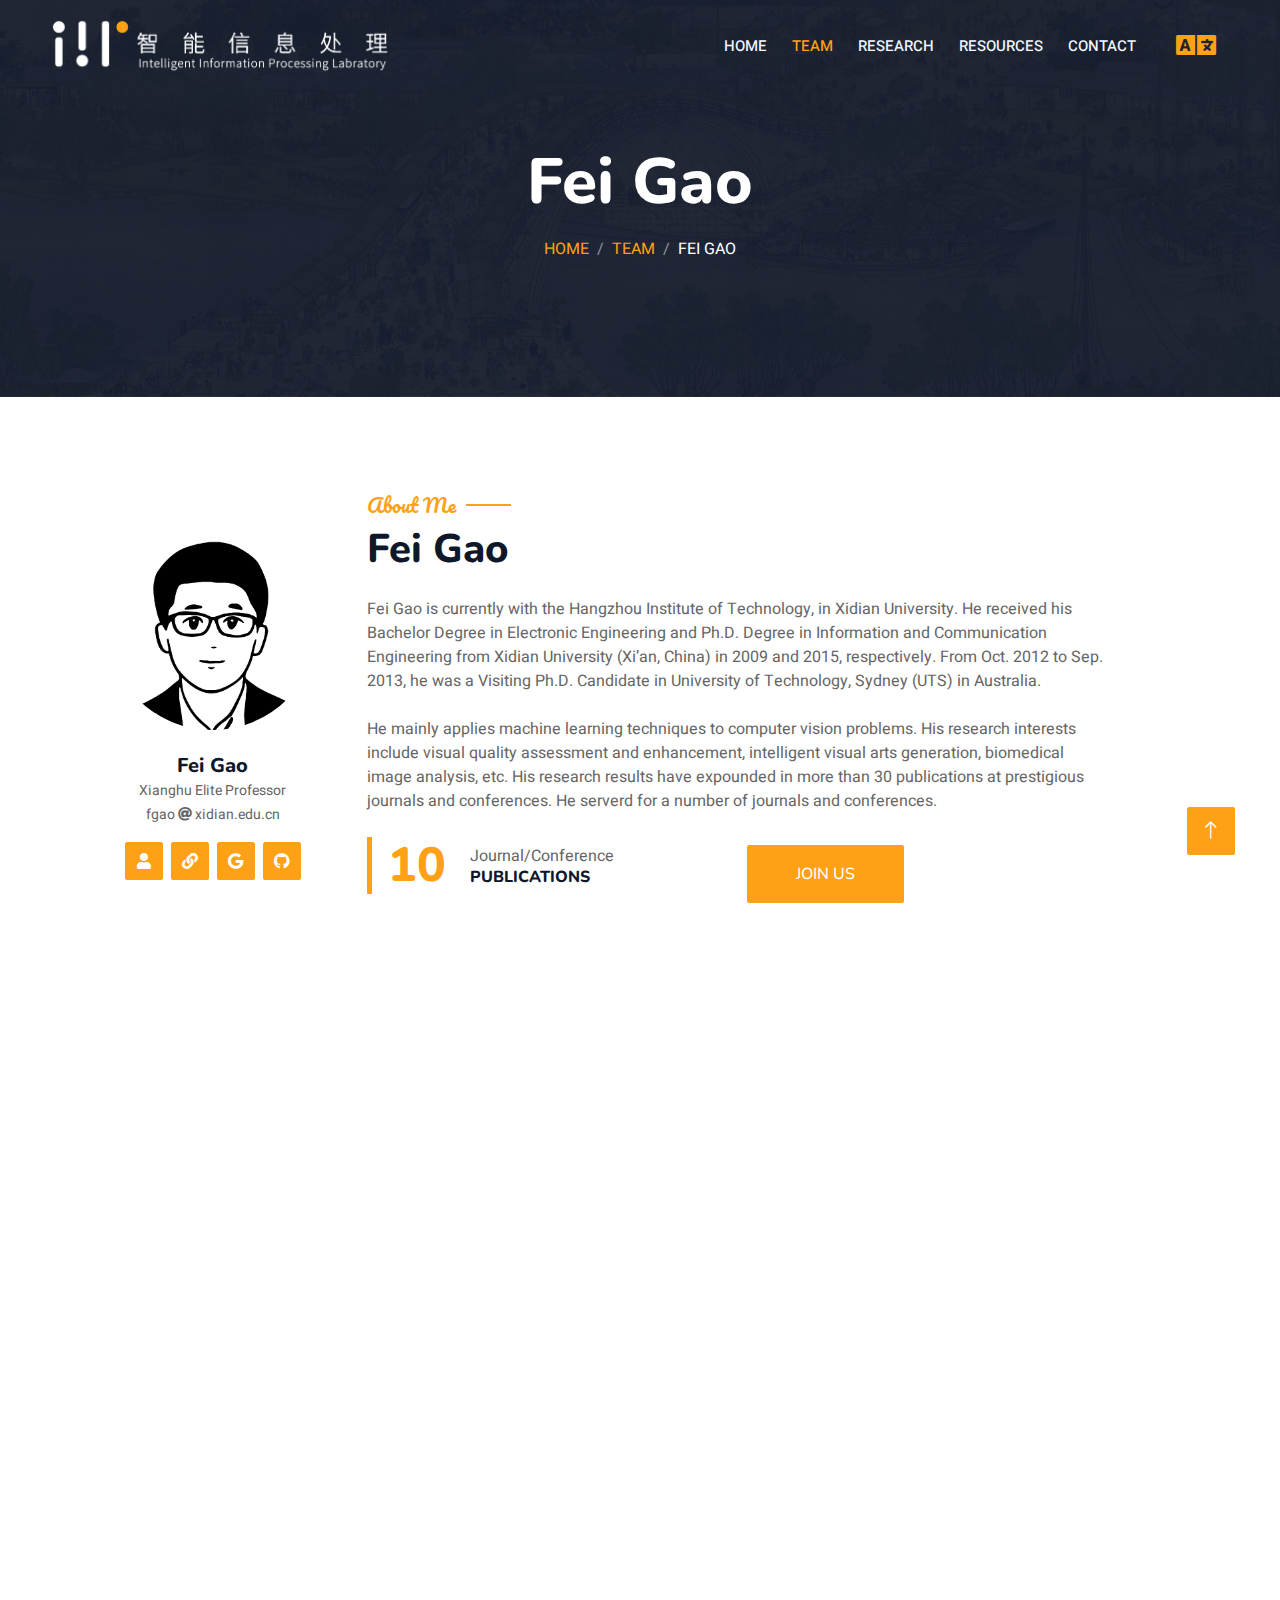
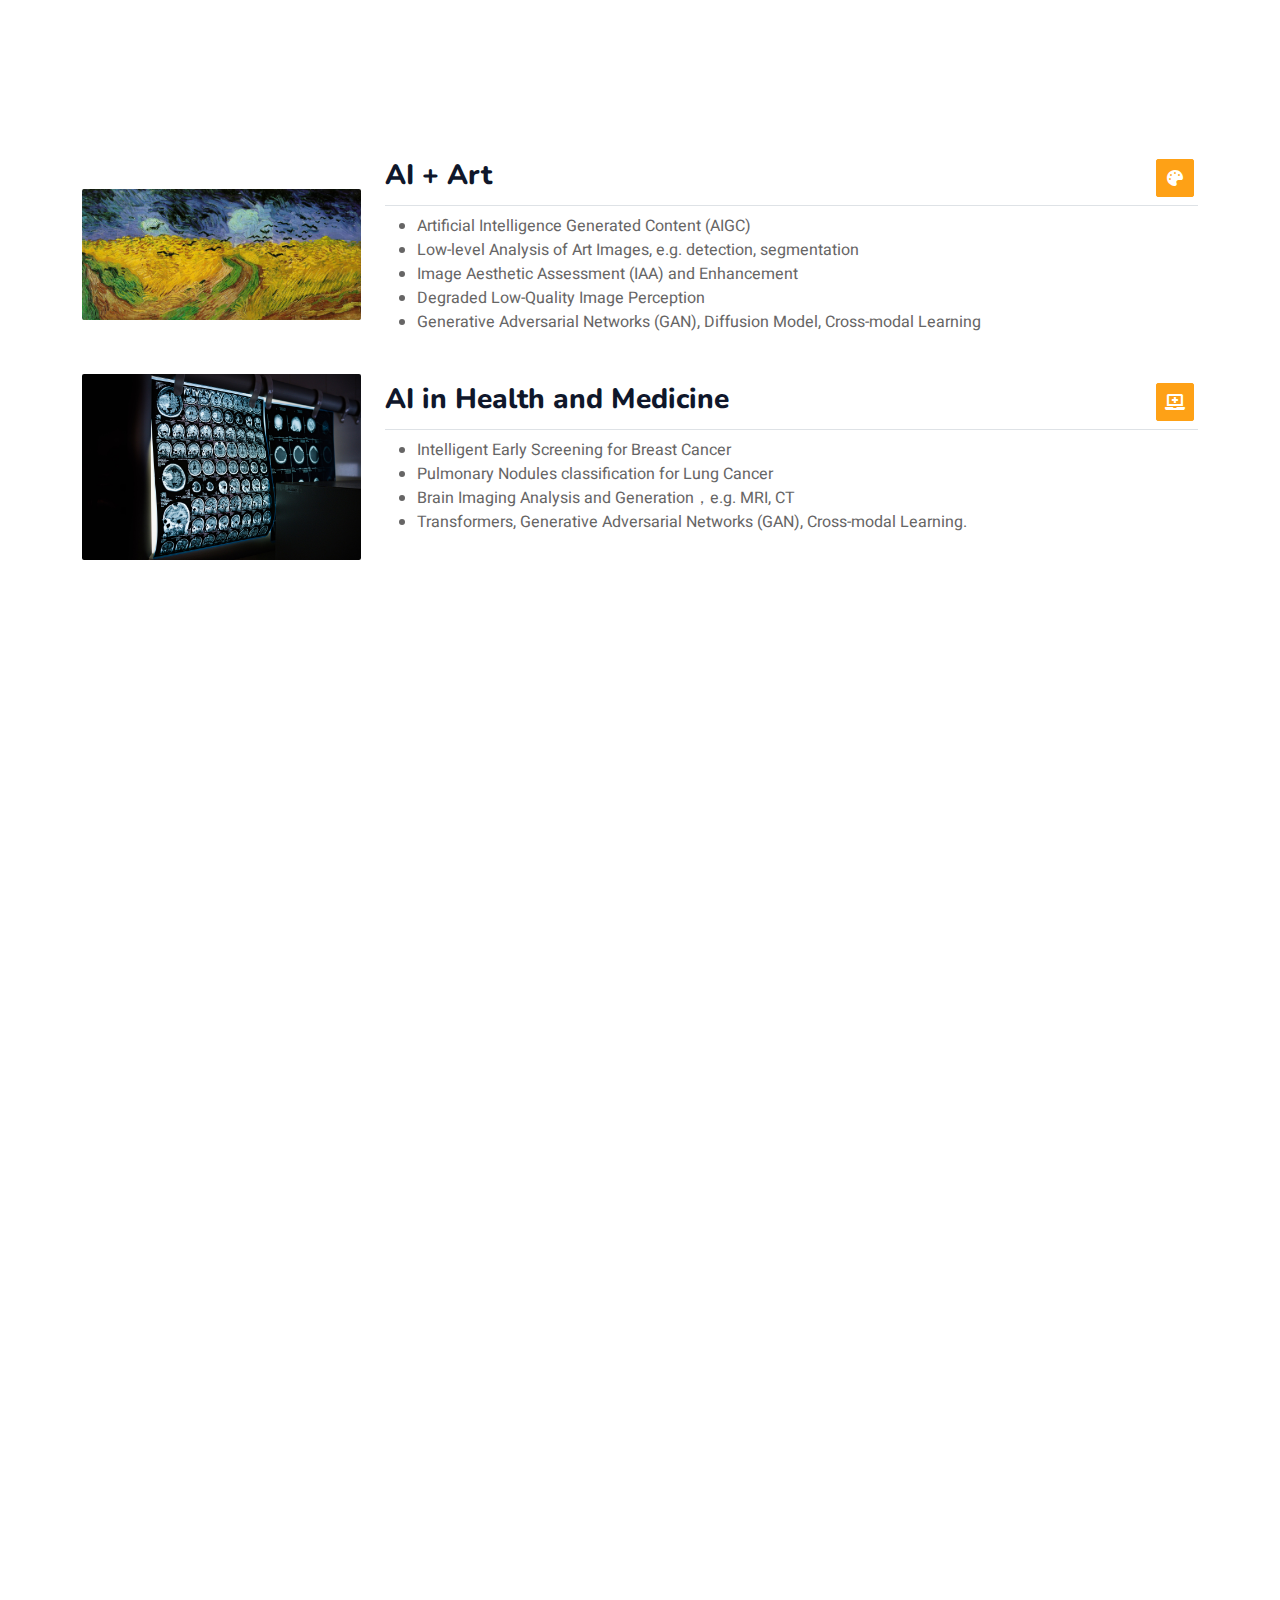
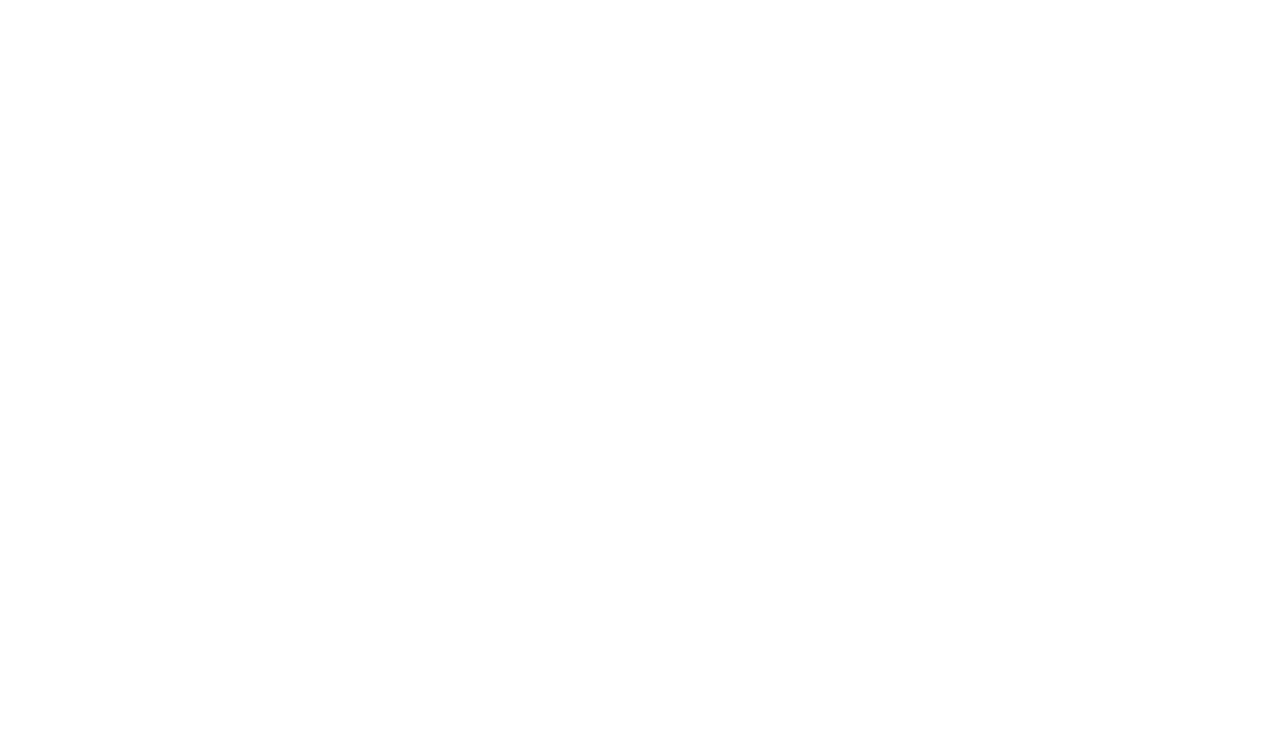
<file: team-fei.html>
<!DOCTYPE html>
<html lang="en">

<head>
    <meta charset="utf-8">
    <title>IIP · Fei Gao</title>
    <meta content="width=device-width, initial-scale=1.0" name="viewport">
    <meta content="" name="keywords">
    <meta content="" name="description">

    <!-- Favicon -->
    <link href="img/iip_fav.png" rel="icon">

    <!-- Google Web Fonts -->
    <link rel="preconnect" href="https://fonts.googleapis.com">
    <link rel="preconnect" href="https://fonts.gstatic.com" crossorigin>
    <link href="https://fonts.googleapis.com/css2?family=Heebo:wght@400;500;600&family=Nunito:wght@600;700;800&family=Pacifico&display=swap" rel="stylesheet">

    <!-- Icon Font Stylesheet -->
    <link href="https://cdnjs.cloudflare.com/ajax/libs/font-awesome/5.10.0/css/all.min.css" rel="stylesheet">
    <link href="https://cdn.jsdelivr.net/npm/bootstrap-icons@1.4.1/font/bootstrap-icons.css" rel="stylesheet">

    <!-- Libraries Stylesheet -->
    <link href="lib/animate/animate.min.css" rel="stylesheet">
    <link href="lib/owlcarousel/assets/owl.carousel.min.css" rel="stylesheet">
    <link href="lib/tempusdominus/css/tempusdominus-bootstrap-4.min.css" rel="stylesheet" />

    <!-- Customized Bootstrap Stylesheet -->
    <link href="css/bootstrap.min.css" rel="stylesheet">

    <!-- Template Stylesheet -->
    <link href="css/style.css" rel="stylesheet">
</head>

<body>
    <div class="container-xxl bg-white p-0">
        <!-- Spinner Start -->
        <div id="spinner" class="show bg-white position-fixed translate-middle w-100 vh-100 top-50 start-50 d-flex align-items-center justify-content-center">
            <div class="spinner-border text-primary" style="width: 3rem; height: 3rem;" role="status">
                <span class="sr-only">Loading...</span>
            </div>
        </div>
        <!-- Spinner End -->



        <!-- Navbar & Hero Start -->
        <div class="container-xxl position-relative p-0">
            <nav class="navbar navbar-expand-lg navbar-dark bg-dark px-4 px-lg-5 py-3 py-lg-0">
                <a href="" class="navbar-brand p-0">
                    <!-- <h1 class="text-primary m-0"><i class="fa fa-utensils me-3"></i>IIP-XDU</h1> -->
                    <img src="img/iip_white2.png" alt="Logo">
                </a>
                <button class="navbar-toggler" type="button" data-bs-toggle="collapse" data-bs-target="#navbarCollapse">
                    <span class="fa fa-bars"></span>
                </button>
                <div class="collapse navbar-collapse" id="navbarCollapse">
                    <div class="navbar-nav ms-auto py-0 pe-4">
                        <a href="index.html" class="nav-item nav-link">Home</a>
                        <a href="team.html" class="nav-item nav-link active">Team</a>
                        <a href="research.html" class="nav-item nav-link">Research</a>
                        <a href="resources.html" class="nav-item nav-link">Resources</a>
                        <!--
                        <div class="nav-item dropdown">
                            <a href="#" class="nav-link dropdown-toggle" data-bs-toggle="dropdown">Projects</a>
                            <div class="dropdown-menu m-0">
                                <a href="booking.html" class="dropdown-item">XAI</a>
                                <a href="team.html" class="dropdown-item">AIGC</a>
                                <a href="testimonial.html" class="dropdown-item">HIT</a>
                            </div>
                        </div>
                      -->
                        <a href="contact.html" class="nav-item nav-link">Contact</a>
                    </div>
                    <a href="" class="nav-item nav-link"><i class="fa fa-2x fa-language text-primary "></i></a>
                </div>
            </nav>

            <div class="container-xxl py-5 bg-dark hero-header mb-5">
                <div class="container text-center my-5 pt-5 pb-4">
                    <h1 class="display-3 text-white mb-3 animated slideInDown">Fei Gao</h1>
                    <nav aria-label="breadcrumb">
                        <ol class="breadcrumb justify-content-center text-uppercase">
                            <li class="breadcrumb-item"><a href="#">Home</a></li>
                            <li class="breadcrumb-item"><a href="team.html">Team</a></li>
                            <li class="breadcrumb-item text-white active" aria-current="page">Fei Gao</li>
                        </ol>
                    </nav>
                </div>
            </div>
        </div>
        <!-- Navbar & Hero End -->


        <!-- Team Start -->
        <div class="container-xxl pt-5 pb-3">
            <div class="container">
                <div class="row g-4">

                    <div class="col-lg-3 col-md-6 wow fadeInUp" data-wow-delay="0.3s">
                        <div class="team-item-stu text-center rounded overflow-hidden">
                            <div class="rounded-circle overflow-hidden m-4">
                                <img class="img-fluid" src="img/gf.jpg" alt="">
                            </div>
                            <h5 class="mb-0">Fei Gao</h5>
                            <small>Xianghu Elite Professor</small>
                            <p class="mb-2"><small> fgao <i class="fa fa-at"></i> xidian.edu.cn </small> </p>
                            <div class="d-flex justify-content-center mt-3">
                            <a class="btn btn-square btn-primary mx-1" href="" target="_blank"><i class="fa fa-user"></i></a>
                            <a class="btn btn-square btn-primary mx-1" href="https://github.com/fei-aiart/fei-aiart.github.io" target="_blank"><i class="fa fa-link"></i></a>
                            <a class="btn btn-square btn-primary mx-1" href="https://scholar.google.com/citations?user=wawnisoAAAAJ" target="_blank"><i class="fab fa-google"></i></a>
                            <a class="btn btn-square btn-primary mx-1" href="https://github.com/fei-aiart" target="_blank"><i class="fab fa-github"></i></a>
                            </div>
                        </div>
                    </div>

                    <div class="col-lg-8">

                        <h5 class="section-title ff-secondary text-start text-primary fw-normal">About Me</h5>
                        <h1 class="mb-4">Fei Gao</h1>
                        <p class="mb-4">Fei Gao is currently with the Hangzhou Institute of Technology, in Xidian University. He received his Bachelor Degree in Electronic Engineering and Ph.D. Degree in Information and Communication Engineering from Xidian University (Xi’an, China) in 2009 and 2015, respectively. From Oct. 2012 to Sep. 2013, he was a Visiting Ph.D. Candidate in University of Technology, Sydney (UTS) in Australia.</p>
                        <p class="mb-4">He mainly applies machine learning techniques to computer vision problems. His research interests include visual quality assessment and enhancement, intelligent visual arts generation, biomedical image analysis, etc. His research results have expounded in more than 30 publications at prestigious journals and conferences. He serverd for a number of journals and conferences.</p>

                        <div class="row g-4 mb-4">
                            <div class="col-sm-6">
                                <div class="d-flex align-items-center border-start border-5 border-primary px-3">
                                    <h1 class="flex-shrink-0 display-5 text-primary mb-0" data-toggle="counter-up">30</h1>
                                    <div class="ps-4">
                                        <p class="mb-0">Journal/Conference</p>
                                        <h6 class="text-uppercase mb-0">Publications</h6>
                                    </div>
                                </div>
                            </div>

                            <div class="col-sm-6">
                                <a class="btn btn-primary py-3 px-5 mt-2" href="contact.html">Join Us</a>
                            </div>

                        </div>

                    </div>

                </div>
            </div>
        </div>



        <!-- Students start-->
        <div class="container-xxl pt-5 pb-3">
            <div class="container">

            <div class="text-center wow fadeInUp" data-wow-delay="0.1s">
                <h1 class="mb-5">Postgraduates </h1>
            </div>
            <div class="text-center wow fadeInUp" data-wow-delay="0.1s">
                <div class="row g-4">
                  <div class="col-lg-3 col-md-6">
                        <h5 class="mb-0">Yiji Feng</h5>
                        <small>2024- (Ph.D.)</small>
                  </div>
                  <div class="col-lg-3 col-md-6">
                        <h5 class="mb-0">Lanning Zhang</h5>
                        <small>2025- (Ph.D.)</small>
                  </div>
                  <div class="col-lg-3 col-md-6">
                        <h5 class="mb-0">Xunhao Lin </h5>
                        <small>2025-</small>
                  </div>
                  <div class="col-lg-3 col-md-6">
                        <h5 class="mb-0">Yiyuan Yao </h5>
                        <small>2025-</small>
                  </div>
                  <div class="col-lg-3 col-md-6">
                        <h5 class="mb-0">Ziqi Bao </h5>
                        <small>2025-</small>
                  </div>
                  <div class="col-lg-3 col-md-6">
                        <h5 class="mb-0">Xuanrong Feng </h5>
                        <small>2025-</small>
                  </div>
                  <div class="col-lg-3 col-md-6">
                        <h5 class="mb-0">Yiming Shi </h5>
                        <small>2025-</small>
                  </div>
                  <div class="col-lg-3 col-md-6">
                        <h5 class="mb-0">Yongjie Hu</h5>
                        <small>2024-</small>
                  </div>
                  <div class="col-lg-3 col-md-6">
                        <h5 class="mb-0">Yue Tang </h5>
                        <small>2024-</small>
                  </div>
                  <div class="col-lg-3 col-md-6">
                        <h5 class="mb-0">Weichang Wang </h5>
                        <small>2024-</small>
                  </div>
                  <div class="col-lg-3 col-md-6">
                        <h5 class="mb-0">Jiangpeng Wang </h5>
                        <small>2024-</small>
                  </div>
                  <div class="col-lg-3 col-md-6">
                        <h5 class="mb-0">Derui Zhang </h5>
                        <small>2023-</small>
                  </div>
                  <div class="col-lg-3 col-md-6">
                        <h5 class="mb-0">Wenwang Han </h5>
                        <small>2023-</small>
                  </div>
                  <div class="col-lg-3 col-md-6">
                        <h5 class="mb-0">Jiaqi Shi </h5>
                        <small>2023-</small>
                  </div>
                  <div class="col-lg-3 col-md-6">
                        <h5 class="mb-0">Jiayi Zhang </h5>
                        <small>2023-</small>
                  </div>
                  <div class="col-lg-3 col-md-6">
                        <h5 class="mb-0">Yali Shi </h5>
                        <small>2023-</small>
                  </div>
                  <div class="col-lg-3 col-md-6">
                        <h5 class="mb-0">Zhendong He </h5>
                        <small>2023-</small>
                  </div>
                  <div class="col-lg-3 col-md-6">
                        <h5 class="mb-0">Yu Sun </h5>
                        <small>2023-</small>
                  </div>
                  <div class="col-lg-3 col-md-6">
                      <h5 class="mb-0">Yifan Jiang</h5>
                      <small>2022-</small>
                  </div>
                  <div class="col-lg-3 col-md-6">
                      <h5 class="mb-0">Si Shi</h5>
                      <small>2022-</small>
                  </div>
                  <div class="col-lg-3 col-md-6">
                      <h5 class="mb-0">Zhendong Ma</h5>
                      <small>2022-</small>
                  </div>
                  <div class="col-lg-3 col-md-6">
                      <h5 class="mb-0">Wenhao Wang</h5>
                      <small>2022-</small>
                  </div>
                  <div class="col-lg-3 col-md-6">
                      <h5 class="mb-0">Ying Zhou</h5>
                      <small>HDU, 2022-</small>
                  </div>
                  <div class="col-lg-3 col-md-6">
                      <h5 class="mb-0">Xueqian Pang</h5>
                      <small>HDU, 2022-</small>
                  </div>
                  <div class="col-lg-3 col-md-6">
                      <h5 class="mb-0">Yuxin Fei</h5>
                      <small>HDU, 2022-</small>
                  </div>
                  <div class="col-lg-3 col-md-6">
                      <h5 class="mb-0">Shuran Su</h5>
                      <small>HDU, 2022-</small>
                  </div>
                  <div class="col-lg-3 col-md-6">
                      <h5 class="mb-0">Jintao Mao</h5>
                      <small>HDU, 2022-</small>
                  </div>
                  <div class="col-lg-3 col-md-6">
                      <h5 class="mb-0">Jiajun Zhu</h5>
                      <small>HDU, 2022-</small>
                  </div>
                </div>
            </div>

          </div>
        </div>
        <!-- Students end-->


        <!-- Projects start-->
        <div class="container-xxl pt-5 pb-3">
            <div class="container">

                <div class="text-center wow fadeInUp" data-wow-delay="0.1s">
                    <h5 class="section-title ff-secondary text-center text-primary fw-normal">Research</h5>
                </div>

                <div class="text-center wow fadeInUp" data-wow-delay="0.1s">
                    <h1 class="mb-5">Projects</h1>
                </div>

                <div class="tab-content">

                    <div id="tab-1" class="tab-pane fade show p-0 active">
                        <div class="row g-4">
                            <div class="col-lg-12">
                                <div class="d-flex align-items-center">
                                    <div class="col-lg-3 col-sm-6">
                                        <img class="flex-shrink-0 img-fluid rounded" src="img/bg-hero_van.jpg" alt="">
                                    </div>
                                    <div class="col-lg-9">
                                        <div class="w-100 d-flex flex-column text-start ps-4">
                                            <h3 class="d-flex justify-content-between border-bottom pb-2">
                                                <span>AI + Art</span>
                                                <a class="btn btn-square btn-primary mx-1" href=""><i class="fa fa-palette"></i></a>
                                            </h3>
                                            <ul>
                                                <li>Artificial Intelligence Generated Content (AIGC)</li>
                                                <li>Low-level Analysis of Art Images, e.g. detection, segmentation</li>
                                                <li>Image Aesthetic Assessment (IAA) and Enhancement</li>
                                                <li>Degraded Low-Quality Image Perception </li>
                                                <li>Generative Adversarial Networks (GAN), Diffusion Model, Cross-modal Learning</li>
                                            </ul>
                                        </div>
                                    </div>
                                </div>
                            </div>
                                <div class="col-lg-12">
                                    <div class="d-flex align-items-center">
                                        <div class="col-lg-3 col-sm-6">
                                            <img class="flex-shrink-0 img-fluid rounded" src="img/medical.jpg" alt="">
                                        </div>
                                        <div class="col-lg-9">
                                            <div class="w-100 d-flex flex-column text-start ps-4">
                                                <h3 class="d-flex justify-content-between border-bottom pb-2">
                                                    <span>AI in Health and Medicine</span>
                                                    <a class="btn btn-square btn-primary mx-1" href=""><i class="fa fa-laptop-medical"></i></a>
                                                </h3>
                                                <ul>
                                                  <li>Intelligent Early Screening for Breast Cancer</li>
                                                  <li>Pulmonary Nodules classification for Lung Cancer</li>
                                                  <li>Brain Imaging Analysis and Generation，e.g. MRI, CT</li>
                                                  <li>Transformers, Generative Adversarial Networks (GAN), Cross-modal Learning.</li>
                                                </ul>
                                            </div>
                                        </div>
                                    </div>
                                </div>
                            </div>
                        </div>
                    </div>

                </div>

            </div>
        <!-- Projects end-->




        <!-- Publications start-->
        <div class="container-xxl pt-5 pb-3">
            <div class="container">

            <div class="text-center wow fadeInUp" data-wow-delay="0.1s">
                <h1 class="mb-5">Selected Publications </h1>
                <p>
                  <a href="https://dblp.org/pid/16/722-6.html" target="_blank"> [DBLP] </a>
                  <a href="https://orcid.org/0000-0002-8714-0975" target="_blank"> [ORCID] </a>
                  <a href="https://scholar.google.com/citations?user=wawnisoAAAAJ" target="_blank"> [Google Scholar] </a>
                </p>
            </div>

            <div class="d-flex align-items-center wow fadeInUp" data-wow-delay="0.1s">
                <div class="w-100 d-flex flex-column text-start ps-4">
                    <ul>
                        <li>Fei Gao, Ying Zhou, Ziyun Li, Wenwang Han, Jiaqi Shi, Maoying Qiao, Jinlan Xu, Nannan Wang*. QuARF: Quality-Adaptive Receptive Fields for Degraded Image Perception. The 39th Annual AAAI Conference on Artificial Intelligence (AAAI), 39(16): 16708-16716, Feb. 25 – Mar. 4, 2025, Philadelphia, Pennsylvania, USA, 2025.</li>
                        <li>Mingjin Zhang, Wenteng Shang, Fei Gao*, Qiming Zhang, FengQin Lu, Jing Zhang. QuARF: Quality-Adaptive Receptive Fields for Degraded Image Perception. The 39th Annual AAAI Conference on Artificial Intelligence (AAAI), 39(10): 10013-10021, Feb. 25 – Mar. 4, 2025, Philadelphia, Pennsylvania, USA, 2025. (* Corresponding Author)</li>
                        <li>Mingjin Zhang, Yuanjun Ouyang, Fei Gao, Jie Guo, Qiming Zhang, Jing Zhang. MOCID: Motion Context and Displacement Information Learning for Moving Infrared Small Target Detection. The 39th Annual AAAI Conference on Artificial Intelligence (AAAI), 39(9): 10022-10030, Feb. 25 – Mar. 4, 2025, Philadelphia, Pennsylvania, USA, 2025.</li>
                        <li>Mingjin Zhang, Xiaolong Li, Fei Gao, Jie Guo. IRMamba: Pixel Difference Mamba with Layer Restoration for Infrared Small Target Detection. The 39th Annual AAAI Conference on Artificial Intelligence (AAAI), 39(9): 10003-10011, Feb. 25 – Mar. 4, 2025, Philadelphia, Pennsylvania, USA, 2025.</li>
                        <li>Fei Gao, Yuhao Lin, Jiaqi Shi, Maoying Qiao, Nannan Wang*. AesMamba: Universal Image Aesthetic Assessment with State Space Models. The 32nd ACM Multimedia Conference (ACM MM), 7444-7453, 2024 (Oral).</li>
                        <li>Fei Gao, Lingna Dai, Jingjie Zhu, Mei Du, Yiyuan Zhang, Maoying Qiao, Chenghao Xia, Nannan Wang, and Peng Li*， Human-Robot Interactive Creation of Artistic Portrait Drawings, 2024 IEEE International Conference on Robotics and Automation (ICRA), 11297-11304, May13-17, 2024, Yokohama, Japan. (* Corresponding Author)</li>
                        <li>Yu Chen *, Fei Gao *, Yanguang Zhang, Maoying Qiao, Nannan Wang**. Generating Handwritten Mathematical Expressions From Symbol Graphs: An End-to-End Pipeline. Proceedings of the IEEE/CVF Conference on Computer Vision and Pattern Recognition (CVPR), 15675-15685, Seattle WA, USA, June 17-21, 2024. (* Equal Contributions)</li>
                        <li>Fei Gao, Yifan Zhu, Chang Jiang, Nannan Wang, Human-Inspired Facial Sketch Synthesis with Dynamic Adaptation, Proceedings of the International Conference on Computer Vision (ICCV), 7237-7247, 2023.</li>
                        <li>Biao Ma, Fei Gao* , Chang Jiang, Nannan Wang, Gang Xu, “Semantic-aware Generation of Multi-view Portrait Drawings,” the 32nd International Joint Conference on Artificial Intelligence (IJCAI), 1258-1266, 2023.</li>
                        <li>Chang Jiang, Fei Gao, Biao Ma, Yuhao Lin, Nannan Wang, Gang Xu, “Masked and Adaptive Transformer for Exemplar Based Image Translation,” *Proceedings of the IEEE/CVF Conference on Computer Vision and Pattern Recognition (CVPR), 2023, pp. 22418-22427.</li>
                        <li>Jun Yu, Xingxin Xu, Fei Gao, Shengjie Shi, Meng Wang, Dacheng Tao, Qingming Huang: Toward Realistic Face Photo-Sketch Synthesis via Composition-Aided GANs. IEEE Trans. Cybern. 51(9): 4350-4362 (2021)</li>
                        <li>Fei Gao, Xingxin Xu, Jun Yu, Meimei Shang, Xiang Li, Dacheng Tao: Complementary, Heterogeneous and Adversarial Networks for Image-to-Image Translation. IEEE Trans. Image Process. 30: 3487-3498 (2021)</li>
                        <li>Hanliang Jiang, Fuhao Shen, Fei Gao, Weidong Han: Learning efficient, explainable and discriminative representations for pulmonary nodules classification. Pattern Recognit. 113: 107825 (2021)</li>
                        <li>Lin Zhao, Meimei Shang, Fei Gao, Rongsheng Li, Fei Huang, Jun Yu: Representation learning of image composition for aesthetic prediction. Comput. Vis. Image Underst. 199: 103024 (2020)</li>
                        <li>Hanliang Jiang, Fei Gao, Xingxin Xu, Fei Huang, Suguo Zhu: Attentive and ensemble 3D dual path networks for pulmonary nodules classification. Neurocomputing 398: 422-430 (2020) </li>
                        <li>Fei Gao, Jingjie Zhu, Zeyuan Yu, Peng Li, Tao Wang: Making Robots Draw A Vivid Portrait In Two Minutes. IROS 2020: 9585-9591</li>
                        <li>Fei Gao, Jun Yu, Suguo Zhu, Qingming Huang, Qi Tian: Blind image quality prediction by exploiting multi-level deep representations. Pattern Recognit. 81: 432-442 (2018)</li>
                        <li>Fei Gao, Yi Wang, Panpeng Li, Min Tan, Jun Yu, Yani Zhu: DeepSim: Deep similarity for image quality assessment. Neurocomputing 257: 104-114 (2017)</li>
                        <li>Fei Gao, Jun Yu: Biologically inspired image quality assessment. Signal Process. 124: 210-219 (2016)</li>
                        <li>Fei Gao, Dacheng Tao, Xinbo Gao, Xuelong Li: Learning to Rank for Blind Image Quality Assessment. IEEE Trans. Neural Networks Learn. Syst. 26(10): 2275-2290 (2015)</li>
                        <li>Xinbo Gao, Fei Gao, Dacheng Tao, Xuelong Li: Universal Blind Image Quality Assessment Metrics Via Natural Scene Statistics and Multiple Kernel Learning. IEEE Trans. Neural Networks Learn. Syst. 24(12): 2013-2026 (2013)</li>
                    </ul>
                </div>
            </div>

          </div>
        </div>
        <!-- Publications End -->


        <!-- Footer Start -->
        <div class="container-fluid bg-dark text-light footer pt-5 mt-5 wow fadeIn" data-wow-delay="0.1s">
            <div class="container py-5">
                <div class="row g-5">
                    <div class="col-lg-3 col-md-6">
                        <h4 class="section-title ff-secondary text-start text-primary fw-normal mb-4">Laboratory</h4>
                        <a class="btn btn-link" href="">About Us</a>
                        <a class="btn btn-link" href="">Contact Us</a>
                        <a class="btn btn-link" href="">Reservation</a>
                        <a class="btn btn-link" href="">Privacy Policy</a>
                        <a class="btn btn-link" href="">Terms & Condition</a>
                    </div>
                    <div class="col-lg-3 col-md-6">
                        <h4 class="section-title ff-secondary text-start text-primary fw-normal mb-4">Contact</h4>
                        <p class="mb-2"><i class="fa fa-map-marker-alt me-3"></i>No. 2 South Taibai Road, </p>
                        <p class="mb-2"><i class="fa fa-globe me-3"></i>Xi’an, Shaanxi 710071, China</p>
                        <p class="mb-2"><i class="fa fa-envelope me-3"></i>nnwang <i class="fa fa-at"></i> xidian.edu.cn</p>
                        <div class="d-flex pt-2">
                            <a class="btn btn-outline-light btn-social" href=""><i class="fab fa-weixin"></i></a>
                            <a class="btn btn-outline-light btn-social" href="https://github.com/IIP-Lab-XDU" target="_blank"><i class="fab fa-github"></i></a>
                            <!--
                            <a class="btn btn-outline-light btn-social" href=""><i class="fab fa-youtube"></i></a>
                            <a class="btn btn-outline-light btn-social" href=""><i class="fab fa-linkedin-in"></i></a>
                          -->
                        </div>
                    </div>
                    <div class="col-lg-3 col-md-6">
                        <h4 class="section-title ff-secondary text-start text-primary fw-normal mb-4">Links</h4>
                        <a class="btn btn-link" href="https://www.xidian.edu.cn/" target="_blank">Xidian University</a>
                        <a class="btn btn-link" href="https://hz.xidian.edu.cn/" target="_blank">Hangzhou Institute</a>
                        <a class="btn btn-link" href="https://isn.xidian.edu.cn/" target="_blank">ISN State Key Lab.</a>
                        <a class="btn btn-link" href="https://see.xidian.edu.cn/faculty/xbgao/" target="_blank">VIPSL (Xinbo Gao) </a>
                        <a class="btn btn-link" href="https://www.sydney.edu.au/engineering/about/our-people/academic-staff/dacheng-tao.html" target="_blank">USYD (Dacheng Tao) </a>
                    </div>
                    <div class="col-lg-3 col-md-6">
                        <h4 class="section-title ff-secondary text-start text-primary fw-normal mb-4">Pages</h4>
                        <!--
                        <p>You can try our work.</p>
                        <div class="position-relative mx-auto" style="max-width: 400px;">
                            <input class="form-control border-primary w-100 py-3 ps-4 pe-5" type="text" placeholder="Your email">
                            <button type="button" class="btn btn-primary py-2 position-absolute top-0 end-0 mt-2 me-2">SignUp</button>
                        </div>
                        <img class="img-fluid flex-shrink-0 rounded-circle" src="img/applet.png" style="width: 50px; height: 50px;">
                      -->
                        <a class="btn btn-link" href="index.html" class="nav-item nav-link">Home</a>
                        <a class="btn btn-link" href="team.html" class="nav-item nav-link">Team</a>
                        <a class="btn btn-link" href="research.html" class="nav-item nav-link">Research</a>
                        <a class="btn btn-link" href="resources.html" class="nav-item nav-link">Resources</a>
                        <a class="btn btn-link" href="contact.html" class="nav-item nav-link">Contact</a>
                    </div>
                </div>
            </div>
            <div class="container">
                <div class="copyright">
                    <div class="row">
                        <div class="col-md-6 text-center text-md-start mb-3 mb-md-0">
                            &copy; <a class="border-bottom" href="#">IIP Lab.</a>, All Right Reserved.

							<!--/*** This template is free as long as you keep the footer author’s credit link/attribution link/backlink. If you'd like to use the template without the footer author’s credit link/attribution link/backlink, you can purchase the Credit Removal License from "https://htmlcodex.com/credit-removal". Thank you for your support. ***/-->
							Designed By <a class="border-bottom" href="https://htmlcodex.com">HTML Codex</a>
                        </div>
                        <div class="col-md-6 text-center text-md-end">
                            <div class="footer-menu">
                                <a href="">Home</a>
                                <a href="">Cookies</a>
                                <a href="">Help</a>
                                <a href="">FQAs</a>
                            </div>
                        </div>
                    </div>
                </div>
            </div>
        </div>
        <!-- Footer End -->


        <!-- Back to Top -->
        <a href="#" class="btn btn-lg btn-primary btn-lg-square back-to-top"><i class="bi bi-arrow-up"></i></a>
    </div>

    <!-- JavaScript Libraries -->
    <script src="https://code.jquery.com/jquery-3.4.1.min.js"></script>
    <script src="https://cdn.jsdelivr.net/npm/bootstrap@5.0.0/dist/js/bootstrap.bundle.min.js"></script>
    <script src="lib/wow/wow.min.js"></script>
    <script src="lib/easing/easing.min.js"></script>
    <script src="lib/waypoints/waypoints.min.js"></script>
    <script src="lib/counterup/counterup.min.js"></script>
    <script src="lib/owlcarousel/owl.carousel.min.js"></script>
    <script src="lib/tempusdominus/js/moment.min.js"></script>
    <script src="lib/tempusdominus/js/moment-timezone.min.js"></script>
    <script src="lib/tempusdominus/js/tempusdominus-bootstrap-4.min.js"></script>

    <!-- Template Javascript -->
    <script src="js/main.js"></script>
</body>

</html>
</file>
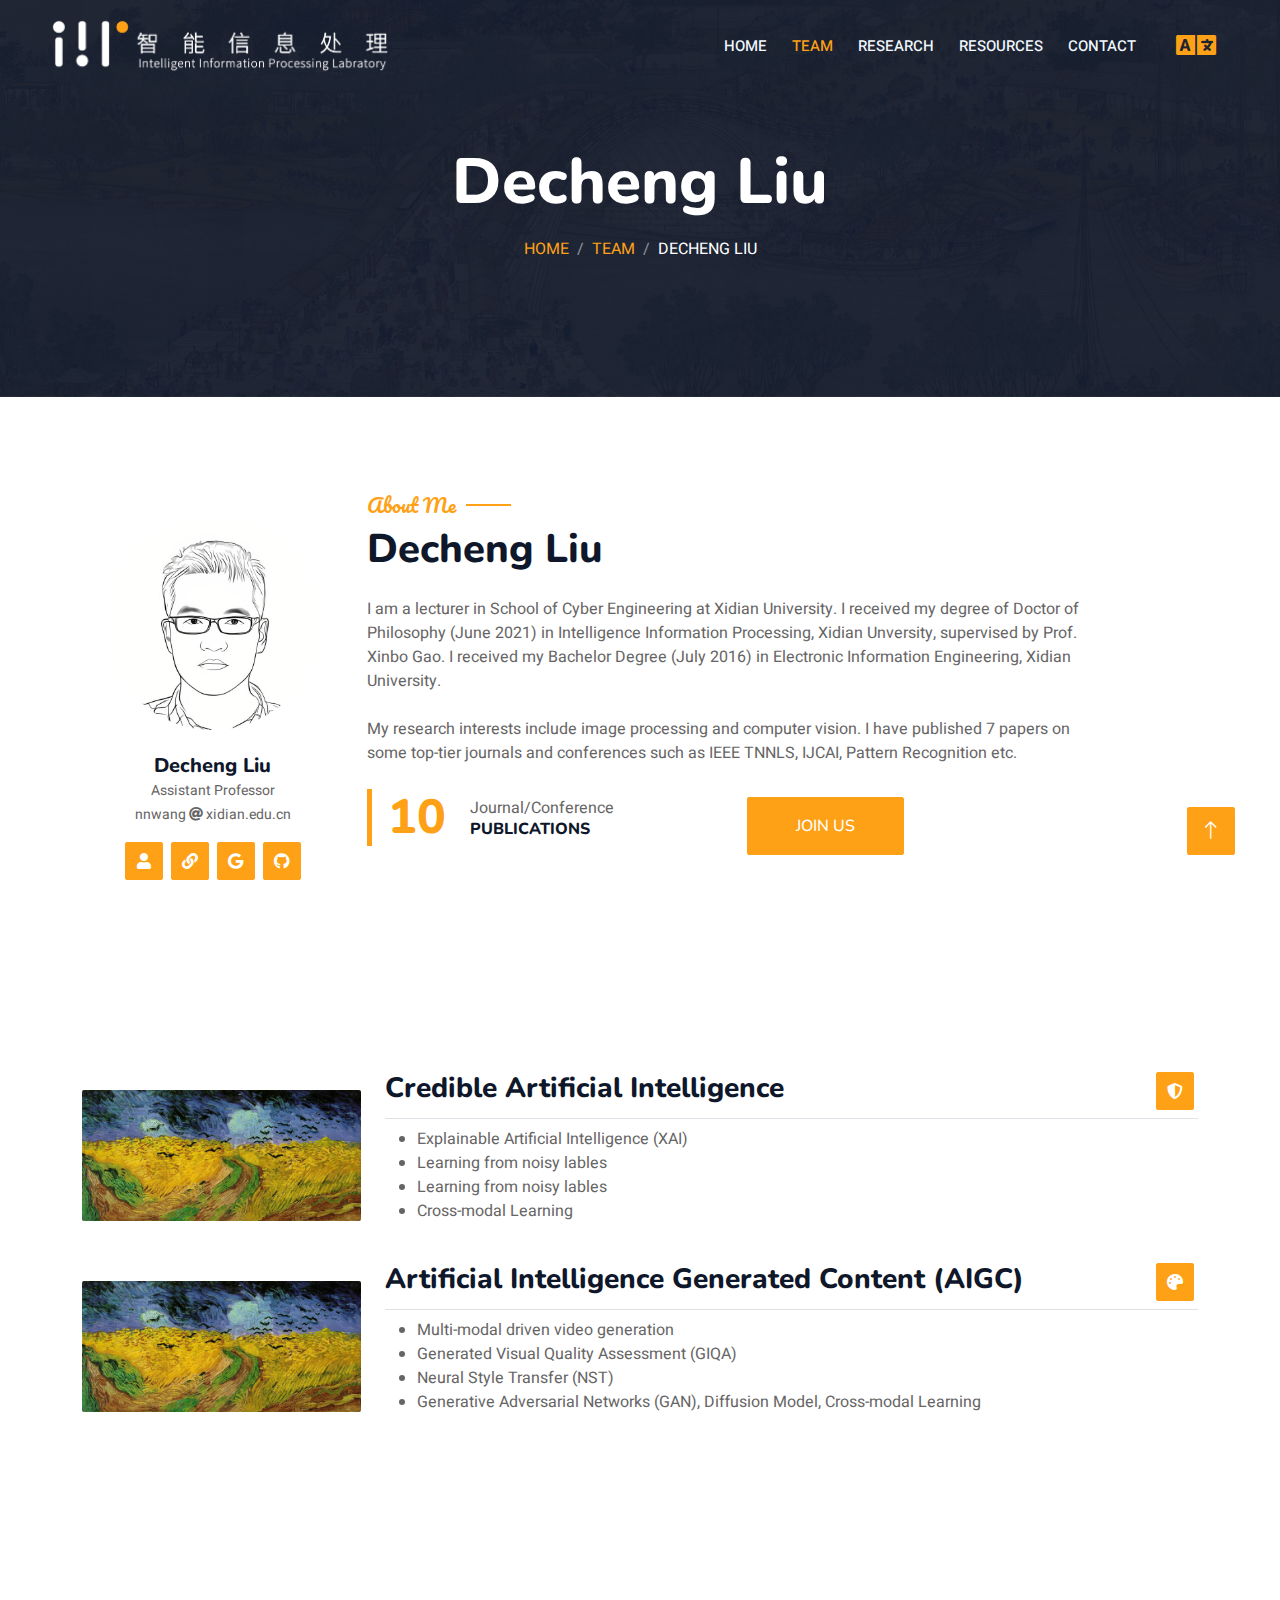
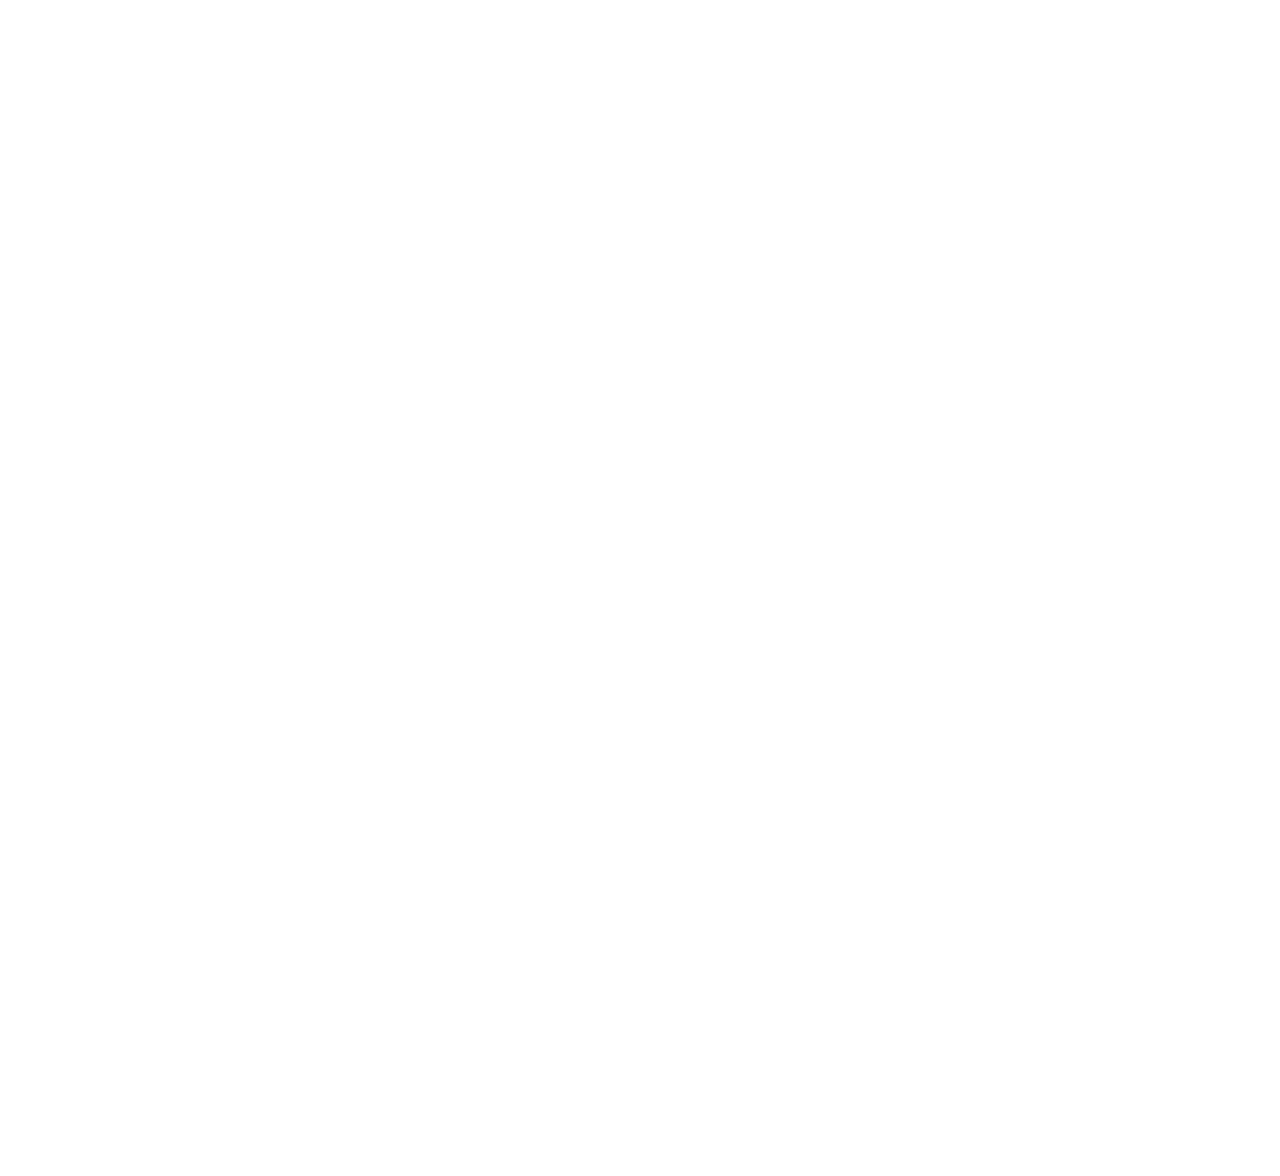
<file: team-ldc.html>
<!DOCTYPE html>
<html lang="en">

<head>
    <meta charset="utf-8">
    <title>IIP · Decheng Liu</title>
    <meta content="width=device-width, initial-scale=1.0" name="viewport">
    <meta content="" name="keywords">
    <meta content="" name="description">

    <!-- Favicon -->
    <link href="img/iip_fav.png" rel="icon">

    <!-- Google Web Fonts -->
    <link rel="preconnect" href="https://fonts.googleapis.com">
    <link rel="preconnect" href="https://fonts.gstatic.com" crossorigin>
    <link href="https://fonts.googleapis.com/css2?family=Heebo:wght@400;500;600&family=Nunito:wght@600;700;800&family=Pacifico&display=swap" rel="stylesheet">

    <!-- Icon Font Stylesheet -->
    <link href="https://cdnjs.cloudflare.com/ajax/libs/font-awesome/5.10.0/css/all.min.css" rel="stylesheet">
    <link href="https://cdn.jsdelivr.net/npm/bootstrap-icons@1.4.1/font/bootstrap-icons.css" rel="stylesheet">

    <!-- Libraries Stylesheet -->
    <link href="lib/animate/animate.min.css" rel="stylesheet">
    <link href="lib/owlcarousel/assets/owl.carousel.min.css" rel="stylesheet">
    <link href="lib/tempusdominus/css/tempusdominus-bootstrap-4.min.css" rel="stylesheet" />

    <!-- Customized Bootstrap Stylesheet -->
    <link href="css/bootstrap.min.css" rel="stylesheet">

    <!-- Template Stylesheet -->
    <link href="css/style.css" rel="stylesheet">
</head>

<body>
    <div class="container-xxl bg-white p-0">
        <!-- Spinner Start -->
        <div id="spinner" class="show bg-white position-fixed translate-middle w-100 vh-100 top-50 start-50 d-flex align-items-center justify-content-center">
            <div class="spinner-border text-primary" style="width: 3rem; height: 3rem;" role="status">
                <span class="sr-only">Loading...</span>
            </div>
        </div>
        <!-- Spinner End -->



        <!-- Navbar & Hero Start -->
        <div class="container-xxl position-relative p-0">
            <nav class="navbar navbar-expand-lg navbar-dark bg-dark px-4 px-lg-5 py-3 py-lg-0">
                <a href="" class="navbar-brand p-0">
                    <!-- <h1 class="text-primary m-0"><i class="fa fa-utensils me-3"></i>IIP-XDU</h1> -->
                    <img src="img/iip_white2.png" alt="Logo">
                </a>
                <button class="navbar-toggler" type="button" data-bs-toggle="collapse" data-bs-target="#navbarCollapse">
                    <span class="fa fa-bars"></span>
                </button>
                <div class="collapse navbar-collapse" id="navbarCollapse">
                    <div class="navbar-nav ms-auto py-0 pe-4">
                        <a href="index.html" class="nav-item nav-link">Home</a>
                        <a href="team.html" class="nav-item nav-link active">Team</a>
                        <a href="research.html" class="nav-item nav-link">Research</a>
                        <a href="resources.html" class="nav-item nav-link">Resources</a>
                        <!--
                        <div class="nav-item dropdown">
                            <a href="#" class="nav-link dropdown-toggle" data-bs-toggle="dropdown">Projects</a>
                            <div class="dropdown-menu m-0">
                                <a href="booking.html" class="dropdown-item">XAI</a>
                                <a href="team.html" class="dropdown-item">AIGC</a>
                                <a href="testimonial.html" class="dropdown-item">HIT</a>
                            </div>
                        </div>
                      -->
                        <a href="contact.html" class="nav-item nav-link">Contact</a>
                    </div>
                    <a href="" class="nav-item nav-link"><i class="fa fa-2x fa-language text-primary "></i></a>
                </div>
            </nav>

            <div class="container-xxl py-5 bg-dark hero-header mb-5">
                <div class="container text-center my-5 pt-5 pb-4">
                    <h1 class="display-3 text-white mb-3 animated slideInDown">Decheng Liu</h1>
                    <nav aria-label="breadcrumb">
                        <ol class="breadcrumb justify-content-center text-uppercase">
                            <li class="breadcrumb-item"><a href="index.html">Home</a></li>
                            <li class="breadcrumb-item"><a href="team.html">Team</a></li>
                            <li class="breadcrumb-item text-white active" aria-current="page">Decheng Liu</li>
                        </ol>
                    </nav>
                </div>
            </div>
        </div>
        <!-- Navbar & Hero End -->


        <!-- Team Start -->
        <div class="container-xxl pt-5 pb-3">
            <div class="container">
                <div class="row g-4">

                    <div class="col-lg-3 col-md-6 wow fadeInUp" data-wow-delay="0.3s">
                        <div class="team-item-stu text-center rounded overflow-hidden">
                            <div class="rounded-circle overflow-hidden m-4">
                                <img class="img-fluid" src="img/ldc.jpg" alt="">
                            </div>
                            <h5 class="mb-0">Decheng Liu</h5>
                            <small>Assistant Professor</small>
                            <p class="mb-2"><small> nnwang <i class="fa fa-at"></i> xidian.edu.cn </small> </p>
                            <div class="d-flex justify-content-center mt-3">
                            <a class="btn btn-square btn-primary mx-1" href="team-ldc.html"><i class="fa fa-user"></i></a>
                            <a class="btn btn-square btn-primary mx-1" href="https://web.xidian.edu.cn/nnwang/" target="_blank"><i class="fa fa-link"></i></a>
                            <a class="btn btn-square btn-primary mx-1" href="https://scholar.google.com/citations?user=SRBn7oUAAAAJ" target="_blank"><i class="fab fa-google"></i></a>
                            <a class="btn btn-square btn-primary mx-1" href=""><i class="fab fa-github"></i></a>
                            </div>
                        </div>
                    </div>

                    <div class="col-lg-8">

                        <h5 class="section-title ff-secondary text-start text-primary fw-normal">About Me</h5>
                        <h1 class="mb-4">Decheng Liu</h1>
                        <p class="mb-4">I am a lecturer in School of Cyber Engineering at Xidian University.
                          I received my degree of Doctor of Philosophy (June 2021) in Intelligence Information Processing, Xidian Unversity, supervised by Prof. Xinbo Gao.
                          I received my Bachelor Degree (July 2016) in Electronic Information Engineering, Xidian University. </p>
                        <p class="mb-4">My research interests include image processing and computer vision.
                          I have published 7 papers on some top-tier journals and conferences such as IEEE TNNLS, IJCAI, Pattern Recognition etc. </p>

                        <div class="row g-4 mb-4">
                            <div class="col-sm-6">
                                <div class="d-flex align-items-center border-start border-5 border-primary px-3">
                                    <h1 class="flex-shrink-0 display-5 text-primary mb-0" data-toggle="counter-up">30</h1>
                                    <div class="ps-4">
                                        <p class="mb-0">Journal/Conference</p>
                                        <h6 class="text-uppercase mb-0">Publications</h6>
                                    </div>
                                </div>
                            </div>

                            <div class="col-sm-6">
                                <a class="btn btn-primary py-3 px-5 mt-2" href="contact.html">Join Us</a>
                            </div>

                        </div>

                    </div>

                </div>
            </div>
        </div>



        <!-- Students start >
        <div class="container-xxl pt-5 pb-3">
            <div class="container">

            <div class="text-center wow fadeInUp" data-wow-delay="0.1s">
                <h1 class="mb-5">Postgraduates</h1>
            </div>
            <div class="text-center wow fadeInUp" data-wow-delay="0.1s">
                <div class="row g-4">
                  <div class="col-lg-3 col-md-6">
                        <h5 class="mb-0">Wenwang Han </h5>
                        <small>2023-</small>
                  </div>
                  <div class="col-lg-3 col-md-6">
                      <h5 class="mb-0">Yifan Jiang</h5>
                      <small>2022-</small>
                  </div>
                  <div class="col-lg-3 col-md-6">
                      <h5 class="mb-0">Si Shi</h5>
                      <small>2022-</small>
                  </div>
                </div>
            </div>

          </div>
        </div>
        < Students end-->


        <!-- Projects start-->
        <div class="container-xxl pt-5 pb-3">
            <div class="container">

                <div class="text-center wow fadeInUp" data-wow-delay="0.1s">
                    <h5 class="section-title ff-secondary text-center text-primary fw-normal">Research</h5>
                </div>

                <div class="text-center wow fadeInUp" data-wow-delay="0.1s">
                    <h1 class="mb-5">Projects</h1>
                </div>

                <div class="tab-content">
                    <div id="tab-1" class="tab-pane fade show p-0 active">
                        <div class="row g-4">

                            <div class="col-lg-12">
                                <div class="d-flex align-items-center">
                                    <div class="col-lg-3 col-sm-6">
                                        <img class="flex-shrink-0 img-fluid rounded" src="img/bg-hero_van.jpg" alt="">
                                    </div>
                                    <div class="col-lg-9">
                                        <div class="w-100 d-flex flex-column text-start ps-4">
                                            <h3 class="d-flex justify-content-between border-bottom pb-2">
                                                <span>Credible Artificial Intelligence</span>
                                                <a class="btn btn-square btn-primary mx-1" href=""><i class="fa fa-shield-alt"></i></a>
                                            </h3>
                                            <ul>
                                                <li>Explainable Artificial Intelligence (XAI)</li>
                                                <li>Learning from noisy lables</li>
                                                <li>Learning from noisy lables</li>
                                                <li>Cross-modal Learning</li>
                                            </ul>
                                        </div>
                                    </div>
                                </div>
                            </div>

                            <div class="col-lg-12">
                                <div class="d-flex align-items-center">
                                    <div class="col-lg-3 col-sm-6">
                                        <img class="flex-shrink-0 img-fluid rounded" src="img/bg-hero_van.jpg" alt="">
                                    </div>
                                    <div class="col-lg-9">
                                        <div class="w-100 d-flex flex-column text-start ps-4">
                                            <h3 class="d-flex justify-content-between border-bottom pb-2">
                                                <span>Artificial Intelligence Generated Content (AIGC)</span>
                                                <a class="btn btn-square btn-primary mx-1" href=""><i class="fa fa-palette"></i></a>
                                            </h3>
                                            <ul>
                                                <li>Multi-modal driven video generation</li>
                                                <li>Generated Visual Quality Assessment (GIQA)</li>
                                                <li>Neural Style Transfer (NST)</li>
                                                <li>Generative Adversarial Networks (GAN), Diffusion Model, Cross-modal Learning</li>
                                            </ul>
                                        </div>
                                    </div>
                                </div>
                            </div>

                        </div>
                    </div>
                </div>

            </div>
        </div>
        <!-- Projects end-->




        <!-- Publications start-->
        <!-- 论文信息直接从 DBLP贴过来就可以， 前后用 li 环境 -->
        <div class="container-xxl pt-5 pb-3">
            <div class="container">

            <div class="text-center wow fadeInUp" data-wow-delay="0.1s">
                <h1 class="mb-5">Selected Publications </h1>
                <p>
                  <a href="https://dblp.org/pid/191/6552.html" target="_blank"> [DBLP] </a>
                  <a href="https://scholar.google.com/citations?user=c5TFU9sAAAAJ" target="_blank"> [Google Scholar] </a>
                </p>
            </div>

            <div class="d-flex align-items-center wow fadeInUp" data-wow-delay="0.1s">
                <div class="w-100 d-flex flex-column text-start ps-4">
                    <ul>
                      <li>Xiaobo Xia, Bo Han, Decheng Liu, Jiankang Deng, Jiatong Li, Yinian Mao, Tongliang Liu: Extended $T$T: Learning With Mixed Closed-Set and Open-Set Noisy Labels. IEEE Trans. Pattern Anal. Mach. Intell. 45(3): 3047-3058 (2023)</li>
                      <li>Decheng Liu, Min Wang, Maoyin Chen: Feature Ensemble Net: A Deep Framework for Detecting Incipient Faults in Dynamical Processes. IEEE Trans. Ind. Informatics 18(12): 8618-8628 (2022)</li>
                      <li>Decheng Liu, Min Wang, Maoyin Chen:
Feature Ensemble Net: A Deep Framework for Detecting Incipient Faults in Dynamical Processes. IEEE Trans. Ind. Informatics 18(12): 8618-8628 (2022)</li>
                      <li>Decheng Liu, Xinbo Gao, Chunlei Peng, Nannan Wang, Jie Li:
Heterogeneous Face Interpretable Disentangled Representation for Joint Face Recognition and Synthesis. IEEE Trans. Neural Networks Learn. Syst. 33(10): 5611-5625 (2022)</li>
                      <li>Decheng Liu, Xinbo Gao, Nannan Wang, Chunlei Peng, Jie Li:
Iterative local re-ranking with attribute guided synthesis for face sketch recognition. Pattern Recognit. 109: 107579 (2021)</li>
                      <li>Yukai Wang, Chunlei Peng, Decheng Liu, Decheng Liu, Xinbo Gao: ForgeryNIR: Deep Face Forgery and Detection in Near-Infrared Scenario. IEEE Trans. Inf. Forensics Secur. 17: 500-515 (2022)</li>
                      <li>De Cheng, Jingyu Zhou, Decheng Liu, Xinbo Gao: Hybrid Dynamic Contrast and Probability Distillation for Unsupervised Person Re-Id. IEEE Trans. Image Process. 31: 3334-3346 (2022)</li>
                      <li> Hangyu Li, Decheng Liu, Xi Yang, Xinbo Gao: CRS-CONT: A Well-Trained General Encoder for Facial Expression Analysis. IEEE Trans. Image Process. 31: 4637-4650 (2022) </li>
                      <li> Xinpeng Ding, Decheng Liu, Shiwei Zhang, Ziyuan Huang, Xiaomeng Li, Mingqian Tang, Tongliang Liu, Xinbo Gao: Exploring Language Hierarchy for Video Grounding. IEEE Trans. Image Process. 31: 4693-4706 (2022) </li>
                      <li> Dawei Zhou, Decheng Liu, Chunlei Peng, Yi Yu, Xi Yang, Xinbo Gao: Towards Multi-Domain Face Synthesis Via Domain-Invariant Representations and Multi-Level Feature Parts. IEEE Trans. Multim. 24: 3469-3479 (2022) </li>
                      <li> Decheng Liu, Xinbo Gao, Chunlei Peng, Decheng Liu, Jie Li: Heterogeneous Face Interpretable Disentangled Representation for Joint Face Recognition and Synthesis. IEEE Trans. Neural Networks Learn. Syst. 33(10): 5611-5625 (2022) </li>
                      <li> Decheng Liu, Dacheng Tao, Xinbo Gao, Xuelong Li, Jie Li: A Comprehensive Survey to Face Hallucination. Int. J. Comput. Vis. 106(1): 9-30 (2014) </li>
                      <li> Decheng Liu, Dacheng Tao, Xinbo Gao, Xuelong Li, Jie Li: Transductive Face Sketch-Photo Synthesis. IEEE Trans. Neural Networks Learn. Syst. 24(9): 1364-1376 (2013) </li>
                      <li> Xinbo Gao, Decheng Liu, Dacheng Tao, Xuelong Li: Face Sketch-Photo Synthesis and Retrieval Using Sparse Representation. IEEE Trans. Circuits Syst. Video Technol. 22(8): 1213-1226 (2012) </li>
                    </ul>
                </div>
            </div>

          </div>
        </div>
        <!-- Publications End -->


        <!-- Footer Start -->
        <div class="container-fluid bg-dark text-light footer pt-5 mt-5 wow fadeIn" data-wow-delay="0.1s">
            <div class="container py-5">
                <div class="row g-5">
                    <div class="col-lg-3 col-md-6">
                        <h4 class="section-title ff-secondary text-start text-primary fw-normal mb-4">Laboratory</h4>
                        <a class="btn btn-link" href="">About Us</a>
                        <a class="btn btn-link" href="">Contact Us</a>
                        <a class="btn btn-link" href="">Reservation</a>
                        <a class="btn btn-link" href="">Privacy Policy</a>
                        <a class="btn btn-link" href="">Terms & Condition</a>
                    </div>
                    <div class="col-lg-3 col-md-6">
                        <h4 class="section-title ff-secondary text-start text-primary fw-normal mb-4">Contact</h4>
                        <p class="mb-2"><i class="fa fa-map-marker-alt me-3"></i>No. 2 South Taibai Road, </p>
                        <p class="mb-2"><i class="fa fa-globe me-3"></i>Xi’an, Shaanxi 710071, China</p>
                        <p class="mb-2"><i class="fa fa-envelope me-3"></i>nnwang <i class="fa fa-at"></i> xidian.edu.cn</p>
                        <div class="d-flex pt-2">
                            <a class="btn btn-outline-light btn-social" href=""><i class="fab fa-weixin"></i></a>
                            <a class="btn btn-outline-light btn-social" href="https://github.com/IIP-Lab-XDU" target="_blank"><i class="fab fa-github"></i></a>
                            <!--
                            <a class="btn btn-outline-light btn-social" href=""><i class="fab fa-youtube"></i></a>
                            <a class="btn btn-outline-light btn-social" href=""><i class="fab fa-linkedin-in"></i></a>
                          -->
                        </div>
                    </div>
                    <div class="col-lg-3 col-md-6">
                        <h4 class="section-title ff-secondary text-start text-primary fw-normal mb-4">Links</h4>
                        <a class="btn btn-link" href="https://www.xidian.edu.cn/" target="_blank">Xidian University</a>
                        <a class="btn btn-link" href="https://hz.xidian.edu.cn/" target="_blank">Hangzhou Institute</a>
                        <a class="btn btn-link" href="https://isn.xidian.edu.cn/" target="_blank">ISN State Key Lab.</a>
                        <a class="btn btn-link" href="https://see.xidian.edu.cn/faculty/xbgao/" target="_blank">VIPSL (Xinbo Gao) </a>
                        <a class="btn btn-link" href="https://www.sydney.edu.au/engineering/about/our-people/academic-staff/dacheng-tao.html" target="_blank">USYD (Dacheng Tao) </a>
                    </div>
                    <div class="col-lg-3 col-md-6">
                        <h4 class="section-title ff-secondary text-start text-primary fw-normal mb-4">Pages</h4>
                        <!--
                        <p>You can try our work.</p>
                        <div class="position-relative mx-auto" style="max-width: 400px;">
                            <input class="form-control border-primary w-100 py-3 ps-4 pe-5" type="text" placeholder="Your email">
                            <button type="button" class="btn btn-primary py-2 position-absolute top-0 end-0 mt-2 me-2">SignUp</button>
                        </div>
                        <img class="img-fluid flex-shrink-0 rounded-circle" src="img/applet.png" style="width: 50px; height: 50px;">
                      -->
                        <a class="btn btn-link" href="index.html" class="nav-item nav-link">Home</a>
                        <a class="btn btn-link" href="team.html" class="nav-item nav-link">Team</a>
                        <a class="btn btn-link" href="research.html" class="nav-item nav-link">Research</a>
                        <a class="btn btn-link" href="resources.html" class="nav-item nav-link">Resources</a>
                        <a class="btn btn-link" href="contact.html" class="nav-item nav-link">Contact</a>
                    </div>
                </div>
            </div>
            <div class="container">
                <div class="copyright">
                    <div class="row">
                        <div class="col-md-6 text-center text-md-start mb-3 mb-md-0">
                            &copy; <a class="border-bottom" href="#">IIP Lab.</a>, All Right Reserved.

							<!--/*** This template is free as long as you keep the footer author’s credit link/attribution link/backlink. If you'd like to use the template without the footer author’s credit link/attribution link/backlink, you can purchase the Credit Removal License from "https://htmlcodex.com/credit-removal". Thank you for your support. ***/-->
							Designed By <a class="border-bottom" href="https://htmlcodex.com">HTML Codex</a>
                        </div>
                        <div class="col-md-6 text-center text-md-end">
                            <div class="footer-menu">
                                <a href="">Home</a>
                                <a href="">Cookies</a>
                                <a href="">Help</a>
                                <a href="">FQAs</a>
                            </div>
                        </div>
                    </div>
                </div>
            </div>
        </div>
        <!-- Footer End -->


        <!-- Back to Top -->
        <a href="#" class="btn btn-lg btn-primary btn-lg-square back-to-top"><i class="bi bi-arrow-up"></i></a>
    </div>

    <!-- JavaScript Libraries -->
    <script src="https://code.jquery.com/jquery-3.4.1.min.js"></script>
    <script src="https://cdn.jsdelivr.net/npm/bootstrap@5.0.0/dist/js/bootstrap.bundle.min.js"></script>
    <script src="lib/wow/wow.min.js"></script>
    <script src="lib/easing/easing.min.js"></script>
    <script src="lib/waypoints/waypoints.min.js"></script>
    <script src="lib/counterup/counterup.min.js"></script>
    <script src="lib/owlcarousel/owl.carousel.min.js"></script>
    <script src="lib/tempusdominus/js/moment.min.js"></script>
    <script src="lib/tempusdominus/js/moment-timezone.min.js"></script>
    <script src="lib/tempusdominus/js/tempusdominus-bootstrap-4.min.js"></script>

    <!-- Template Javascript -->
    <script src="js/main.js"></script>
</body>

</html>
</file>
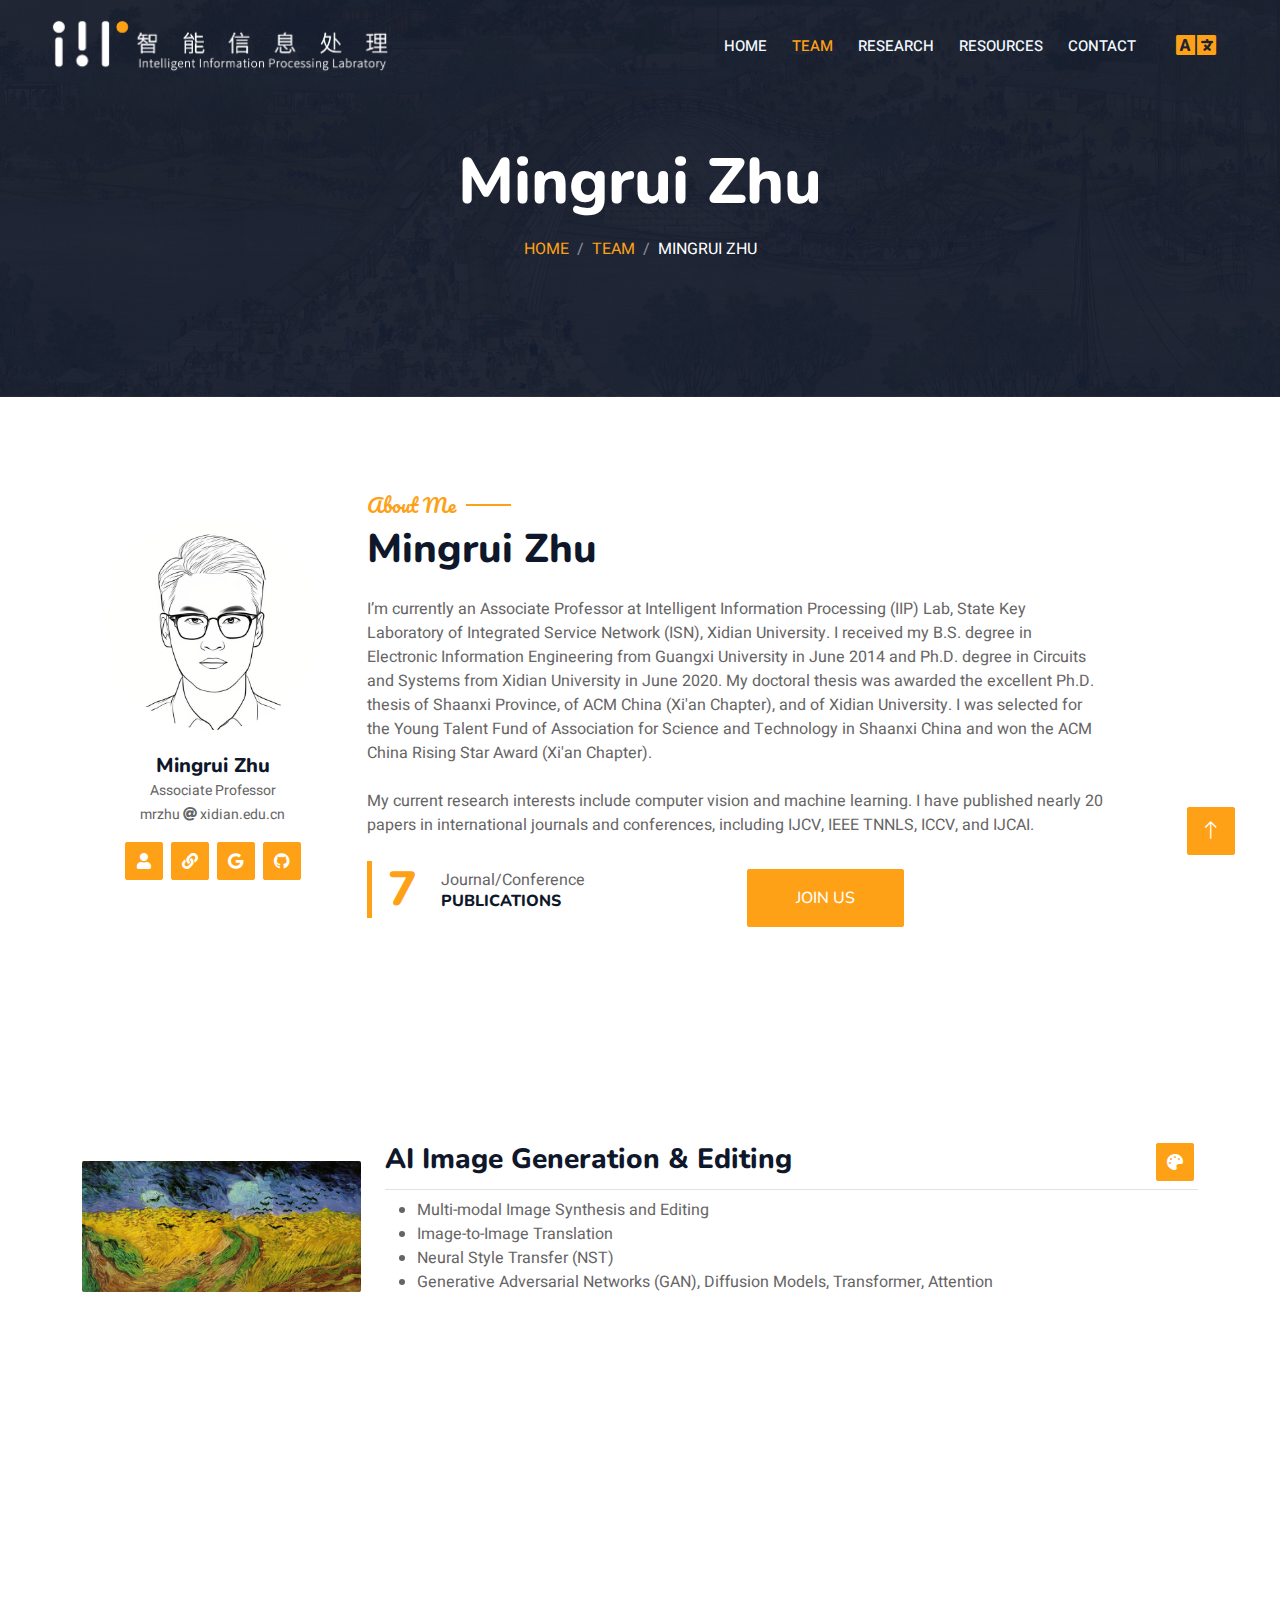
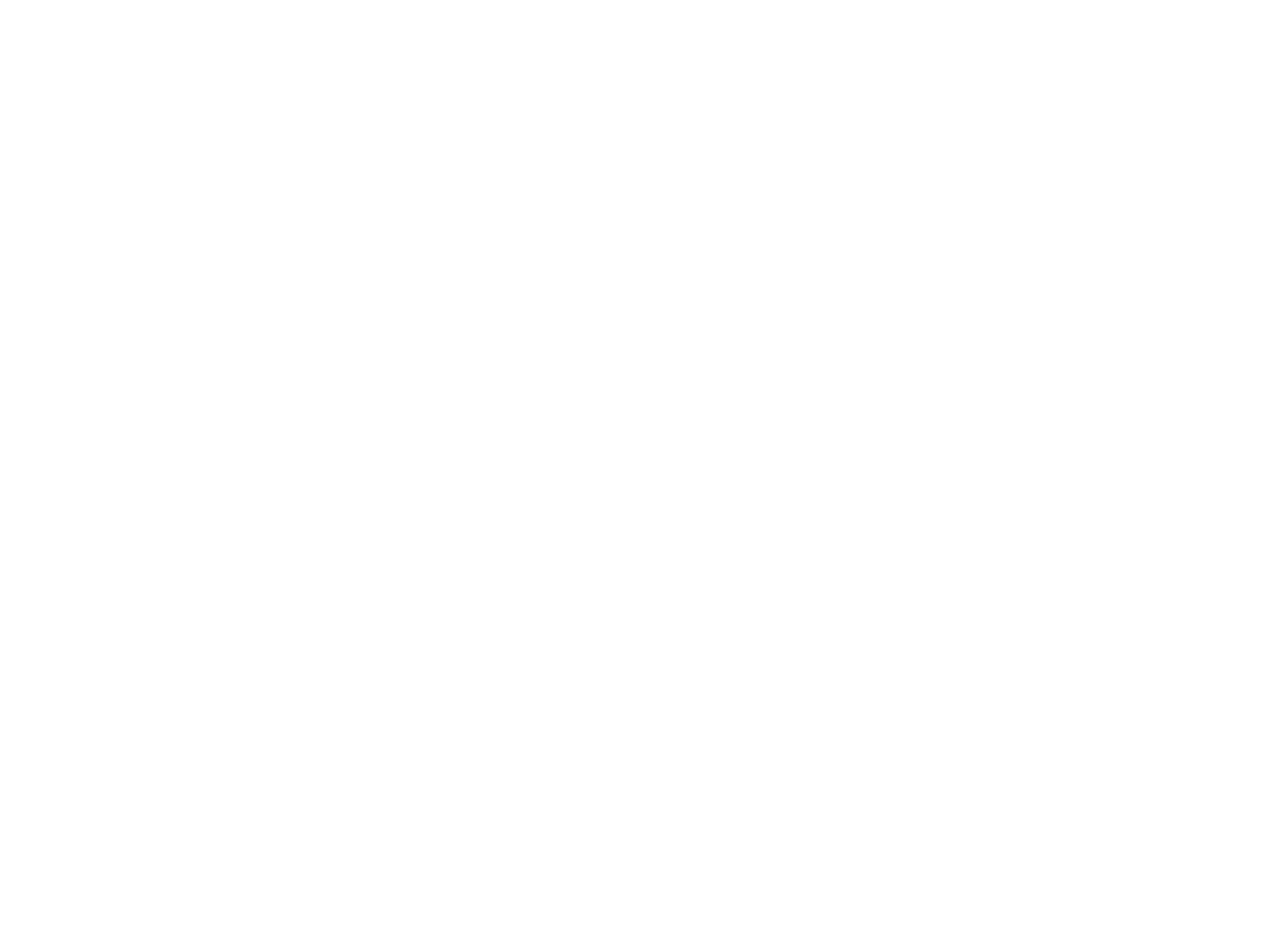
<file: team-mrzhu.html>
<!DOCTYPE html>
<html lang="en">

<head>
    <meta charset="utf-8">
    <title>IIP · Mingrui Zhu</title>
    <meta content="width=device-width, initial-scale=1.0" name="viewport">
    <meta content="" name="keywords">
    <meta content="" name="description">

    <!-- Favicon -->
    <link href="img/iip_fav.png" rel="icon">

    <!-- Google Web Fonts -->
    <link rel="preconnect" href="https://fonts.googleapis.com">
    <link rel="preconnect" href="https://fonts.gstatic.com" crossorigin>
    <link href="https://fonts.googleapis.com/css2?family=Heebo:wght@400;500;600&family=Nunito:wght@600;700;800&family=Pacifico&display=swap" rel="stylesheet">

    <!-- Icon Font Stylesheet -->
    <link href="https://cdnjs.cloudflare.com/ajax/libs/font-awesome/5.10.0/css/all.min.css" rel="stylesheet">
    <link href="https://cdn.jsdelivr.net/npm/bootstrap-icons@1.4.1/font/bootstrap-icons.css" rel="stylesheet">

    <!-- Libraries Stylesheet -->
    <link href="lib/animate/animate.min.css" rel="stylesheet">
    <link href="lib/owlcarousel/assets/owl.carousel.min.css" rel="stylesheet">
    <link href="lib/tempusdominus/css/tempusdominus-bootstrap-4.min.css" rel="stylesheet" />

    <!-- Customized Bootstrap Stylesheet -->
    <link href="css/bootstrap.min.css" rel="stylesheet">

    <!-- Template Stylesheet -->
    <link href="css/style.css" rel="stylesheet">
</head>

<body>
    <div class="container-xxl bg-white p-0">
        <!-- Spinner Start -->
        <div id="spinner" class="show bg-white position-fixed translate-middle w-100 vh-100 top-50 start-50 d-flex align-items-center justify-content-center">
            <div class="spinner-border text-primary" style="width: 3rem; height: 3rem;" role="status">
                <span class="sr-only">Loading...</span>
            </div>
        </div>
        <!-- Spinner End -->



        <!-- Navbar & Hero Start -->
        <div class="container-xxl position-relative p-0">
            <nav class="navbar navbar-expand-lg navbar-dark bg-dark px-4 px-lg-5 py-3 py-lg-0">
                <a href="" class="navbar-brand p-0">
                    <!-- <h1 class="text-primary m-0"><i class="fa fa-utensils me-3"></i>IIP-XDU</h1> -->
                    <img src="img/iip_white2.png" alt="Logo">
                </a>
                <button class="navbar-toggler" type="button" data-bs-toggle="collapse" data-bs-target="#navbarCollapse">
                    <span class="fa fa-bars"></span>
                </button>
                <div class="collapse navbar-collapse" id="navbarCollapse">
                    <div class="navbar-nav ms-auto py-0 pe-4">
                        <a href="index.html" class="nav-item nav-link">Home</a>
                        <a href="team.html" class="nav-item nav-link active">Team</a>
                        <a href="research.html" class="nav-item nav-link">Research</a>
                        <a href="resources.html" class="nav-item nav-link">Resources</a>
                        <!--
                        <div class="nav-item dropdown">
                            <a href="#" class="nav-link dropdown-toggle" data-bs-toggle="dropdown">Projects</a>
                            <div class="dropdown-menu m-0">
                                <a href="booking.html" class="dropdown-item">XAI</a>
                                <a href="team.html" class="dropdown-item">AIGC</a>
                                <a href="testimonial.html" class="dropdown-item">HIT</a>
                            </div>
                        </div>
                      -->
                        <a href="contact.html" class="nav-item nav-link">Contact</a>
                    </div>
                    <a href="" class="nav-item nav-link"><i class="fa fa-2x fa-language text-primary "></i></a>
                </div>
            </nav>

            <div class="container-xxl py-5 bg-dark hero-header mb-5">
                <div class="container text-center my-5 pt-5 pb-4">
                    <h1 class="display-3 text-white mb-3 animated slideInDown">Mingrui Zhu</h1>
                    <nav aria-label="breadcrumb">
                        <ol class="breadcrumb justify-content-center text-uppercase">
                            <li class="breadcrumb-item"><a href="#">Home</a></li>
                            <li class="breadcrumb-item"><a href="team.html">Team</a></li>
                            <li class="breadcrumb-item text-white active" aria-current="page">Mingrui Zhu</li>
                        </ol>
                    </nav>
                </div>
            </div>
        </div>
        <!-- Navbar & Hero End -->


        <!-- Team Start -->
        <div class="container-xxl pt-5 pb-3">
            <div class="container">
                <div class="row g-4">

                    <div class="col-lg-3 col-md-6 wow fadeInUp" data-wow-delay="0.3s">
                        <div class="team-item-stu text-center rounded overflow-hidden">
                            <div class="rounded-circle overflow-hidden m-4">
                                <img class="img-fluid" src="img/zmr.jpg" alt="">
                            </div>
                            <h5 class="mb-0">Mingrui Zhu</h5>
                            <small>Associate Professor</small>
                            <p class="mb-2"><small> mrzhu <i class="fa fa-at"></i> xidian.edu.cn </small> </p>
                            <div class="d-flex justify-content-center mt-3">
                            <a class="btn btn-square btn-primary mx-1" href="team-mrzhu.html"><i class="fa fa-user"></i></a>
                            <a class="btn btn-square btn-primary mx-1" href="https://web.xidian.edu.cn/mrzhu/" target="_blank"><i class="fa fa-link"></i></a>
                            <a class="btn btn-square btn-primary mx-1" href="https://scholar.google.com/citations?user=a8FXS1UAAAAJ" target="_blank"><i class="fab fa-google"></i></a>
                            <a class="btn btn-square btn-primary mx-1" href=""><i class="fab fa-github"></i></a>
                            </div>
                        </div>
                    </div>

                    <div class="col-lg-8">

                        <h5 class="section-title ff-secondary text-start text-primary fw-normal">About Me</h5>
                        <h1 class="mb-4">Mingrui Zhu</h1>
                        <p class="mb-4">I’m currently an Associate Professor at Intelligent Information Processing (IIP) Lab, State Key Laboratory of Integrated 
                          Service Network (ISN), Xidian University. I received my B.S. degree in Electronic Information Engineering from Guangxi University in 
                          June 2014 and Ph.D. degree in Circuits and Systems from Xidian University in June 2020. My doctoral thesis was awarded the excellent Ph.D. 
                          thesis of Shaanxi Province, of ACM China (Xi'an Chapter), and of Xidian University. I was selected for the Young Talent Fund of Association 
                          for Science and Technology in Shaanxi China and won the ACM China Rising Star Award (Xi'an Chapter).</p>
                        <p class="mb-4">My current research interests include computer vision and machine learning. I have published nearly 20 papers in international 
                          journals and conferences, including IJCV, IEEE TNNLS, ICCV, and IJCAI.</p>

                        <div class="row g-4 mb-4">
                            <div class="col-sm-6">
                                <div class="d-flex align-items-center border-start border-5 border-primary px-3">
                                    <h1 class="flex-shrink-0 display-5 text-primary mb-0" data-toggle="counter-up">20</h1>
                                    <div class="ps-4">
                                        <p class="mb-0">Journal/Conference</p>
                                        <h6 class="text-uppercase mb-0">Publications</h6>
                                    </div>
                                </div>
                            </div>

                            <div class="col-sm-6">
                                <a class="btn btn-primary py-3 px-5 mt-2" href="contact.html">Join Us</a>
                            </div>

                        </div>

                    </div>

                </div>
            </div>
        </div>



        <!-- Students start >
        <div class="container-xxl pt-5 pb-3">
            <div class="container">

            <div class="text-center wow fadeInUp" data-wow-delay="0.1s">
                <h1 class="mb-5">Postgraduates</h1>
            </div>
            <div class="text-center wow fadeInUp" data-wow-delay="0.1s">
                <div class="row g-4">
                  <div class="col-lg-3 col-md-6">
                        <h5 class="mb-0">Wenwang Han </h5>
                        <small>2023-</small>
                  </div>
                  <div class="col-lg-3 col-md-6">
                      <h5 class="mb-0">Yifan Jiang</h5>
                      <small>2022-</small>
                  </div>
                  <div class="col-lg-3 col-md-6">
                      <h5 class="mb-0">Si Shi</h5>
                      <small>2022-</small>
                  </div>
                </div>
            </div>

          </div>
        </div>
        < Students end-->


        <!-- Projects start-->
        <div class="container-xxl pt-5 pb-3">
            <div class="container">

                <div class="text-center wow fadeInUp" data-wow-delay="0.1s">
                    <h5 class="section-title ff-secondary text-center text-primary fw-normal">Research</h5>
                </div>

                <div class="text-center wow fadeInUp" data-wow-delay="0.1s">
                    <h1 class="mb-5">Projects</h1>
                </div>

                <div class="tab-content">
                    <div id="tab-1" class="tab-pane fade show p-0 active">
                        <div class="row g-4">

                            <!--
                            <div class="col-lg-12">
                                <div class="d-flex align-items-center">
                                    <div class="col-lg-3 col-sm-6">
                                        <img class="flex-shrink-0 img-fluid rounded" src="img/bg-hero_van.jpg" alt="">
                                    </div>
                                    <div class="col-lg-9">
                                        <div class="w-100 d-flex flex-column text-start ps-4">
                                            <h3 class="d-flex justify-content-between border-bottom pb-2">
                                                <span>Credible Artificial Intelligence</span>
                                                <a class="btn btn-square btn-primary mx-1" href=""><i class="fa fa-shield-alt"></i></a>
                                            </h3>
                                            <ul>
                                                <li>Explainable Artificial Intelligence (XAI)</li>
                                                <li>Learning from noisy lables</li>
                                                <li>Learning from noisy lables</li>
                                                <li>Cross-modal Learning</li>
                                            </ul>
                                        </div>
                                    </div>
                                </div>
                            </div>
                          -->

                            <div class="col-lg-12">
                                <div class="d-flex align-items-center">
                                    <div class="col-lg-3 col-sm-6">
                                        <img class="flex-shrink-0 img-fluid rounded" src="img/bg-hero_van.jpg" alt="">
                                    </div>
                                    <div class="col-lg-9">
                                        <div class="w-100 d-flex flex-column text-start ps-4">
                                            <h3 class="d-flex justify-content-between border-bottom pb-2">
                                                <span>AI Image Generation & Editing</span>
                                                <a class="btn btn-square btn-primary mx-1" href=""><i class="fa fa-palette"></i></a>
                                            </h3>
                                            <ul>
                                                <li>Multi-modal Image Synthesis and Editing</li>
                                                <li>Image-to-Image Translation</li>
                                                <li>Neural Style Transfer (NST)</li>
                                                <li>Generative Adversarial Networks (GAN), Diffusion Models, Transformer, Attention</li>
                                            </ul>
                                        </div>
                                    </div>
                                </div>
                            </div>

                        </div>
                    </div>
                </div>

            </div>
        </div>
        <!-- Projects end-->




        <!-- Publications start-->
        <!-- 论文信息直接从 DBLP贴过来就可以， 前后用 li 环境 -->
        <div class="container-xxl pt-5 pb-3">
            <div class="container">

            <div class="text-center wow fadeInUp" data-wow-delay="0.1s">
                <h1 class="mb-5">Selected Publications </h1>
                <p>
                  <a href="https://dblp.org/pid/94/2339.html" target="_blank"> [DBLP] </a>
                  <a href="https://scholar.google.com/citations?user=a8FXS1UAAAAJ" target="_blank"> [Google Scholar] </a>
                </p>
            </div>

            <div class="d-flex align-items-center wow fadeInUp" data-wow-delay="0.1s">
                <div class="w-100 d-flex flex-column text-start ps-4">
                    <ul>
                      <li>Mingrui Zhu; Jie Li; Nannan Wang*; Xinbo Gao*; 
Learning Deep Patch representation for Probabilistic Graphical Model-Based Face Sketch Synthesis, International Journal of Computer Vision (IJCV), 2021,129:1820-1836.</li>
                      <li>Mingrui Zhu; Xiao He; Nannan Wang*; Xinbo Gao; 
All-to-key Attention for Arbitrary Style Transfer, International Conference on Computer Vision (ICCV), 2023, Accepted.</li>
                      <li>Mingrui Zhu; Jie Li; Nannan Wang*; Xinbo Gao*; 
Knowledge Distillation for Face Photo-Sketch Synthesis, IEEE Transactions on Neural Networks and Learning Systems (IEEE TNNLS), 2022, 33(2): 893-906. </li>
                      <li>Mingrui Zhu; Jie Li; Nannan Wang*; Xinbo Gao*; 
A Deep Collaborative Framework for Face Photo-Sketch Synthesis, IEEE Transactions on Neural Networks and Learning Systems (IEEE TNNLS), 2019, 30(10): 3096-3108.</li>
                      <li>Mingrui Zhu; Zicheng Wu; Nannan Wang*; Heng Yang; Xinbo Gao; 
Dual Conditional Normalization Pyramid Network for Face Photo-Sketch Synthesis, IEEE Transactions on Circuits and Systems for Video Technology (IEEE TCSVT), 2023.</li>
                      <li>Mingrui Zhu; Changcheng Liang; Nannan Wang*; Xiaoyu Wang; Zhifeng Li; Xinbo Gao; 
A Sketch-Transformer Network for Face Photo-Sketch Synthesis, 30th International Joint Conference on Artificial Intelligence (IJCAI 2021), Montreal, Canada, 2021.</li>
                      <li>Mingrui Zhu; Nannan Wang*; Xinbo Gao; Jie Li; Zhifeng Li; 
Face Photo-Sketch Synthesis via Knowledge Transfer, Twenty-Eighth International Joint Conference on Artificial Intelligence (IJCAI 2019), Macao, China, 2019.</li>
                      <li>Mingrui Zhu; Nannan Wang*; Xinbo Gao; Jie Li; 
Deep Graphical Feature Learning for Face Sketch Synthesis, Twenty-Sixth International Joint Conference on Artificial Intelligence (IJCAI 2017), Melbourne, Australia, 2017.</li>
                      <li>Mingrui zhu; Nannan Wang*; 
Data-Driven vs. Model-Driven: Fast Face Sketch Synthesis. International Conference on Internet Multimedia Computing and Service (ICIMCS). 2016.</li>
                      <li>Changcheng Liang; Nannan Wang*; Mingrui Zhu*; Xi Yang; Jie Li; Xinbo Gao; 
Face Photo-Sketch Synthesis Based on Multi-scale Feature Fusion (in Chinese), SCIENTIA SINICA Informationis, 2021.</li>
                      <li>Xiao He; Mingrui Zhu*; Nannan Wang*; Xiaoyu Wang; Xinbo Gao. 
BiTGAN: Bilateral Generative Adversarial Networks for Chinese Ink Wash Painting Style Transfer, Science China Information Sciences, 2023, 66 (1): 1-2.</li>
                    </ul>
                </div>
            </div>

          </div>
        </div>
        <!-- Publications End -->


        <!-- Footer Start -->
        <div class="container-fluid bg-dark text-light footer pt-5 mt-5 wow fadeIn" data-wow-delay="0.1s">
            <div class="container py-5">
                <div class="row g-5">
                    <div class="col-lg-3 col-md-6">
                        <h4 class="section-title ff-secondary text-start text-primary fw-normal mb-4">Laboratory</h4>
                        <a class="btn btn-link" href="">About Us</a>
                        <a class="btn btn-link" href="">Contact Us</a>
                        <a class="btn btn-link" href="">Reservation</a>
                        <a class="btn btn-link" href="">Privacy Policy</a>
                        <a class="btn btn-link" href="">Terms & Condition</a>
                    </div>
                    <div class="col-lg-3 col-md-6">
                        <h4 class="section-title ff-secondary text-start text-primary fw-normal mb-4">Contact</h4>
                        <p class="mb-2"><i class="fa fa-map-marker-alt me-3"></i>No. 2 South Taibai Road, </p>
                        <p class="mb-2"><i class="fa fa-globe me-3"></i>Xi’an, Shaanxi 710071, China</p>
                        <p class="mb-2"><i class="fa fa-envelope me-3"></i>nnwang <i class="fa fa-at"></i> xidian.edu.cn</p>
                        <div class="d-flex pt-2">
                            <a class="btn btn-outline-light btn-social" href=""><i class="fab fa-weixin"></i></a>
                            <a class="btn btn-outline-light btn-social" href="https://github.com/IIP-Lab-XDU" target="_blank"><i class="fab fa-github"></i></a>
                            <!--
                            <a class="btn btn-outline-light btn-social" href=""><i class="fab fa-youtube"></i></a>
                            <a class="btn btn-outline-light btn-social" href=""><i class="fab fa-linkedin-in"></i></a>
                          -->
                        </div>
                    </div>
                    <div class="col-lg-3 col-md-6">
                        <h4 class="section-title ff-secondary text-start text-primary fw-normal mb-4">Links</h4>
                        <a class="btn btn-link" href="https://www.xidian.edu.cn/" target="_blank">Xidian University</a>
                        <a class="btn btn-link" href="https://hz.xidian.edu.cn/" target="_blank">Hangzhou Institute</a>
                        <a class="btn btn-link" href="https://isn.xidian.edu.cn/" target="_blank">ISN State Key Lab.</a>
                        <a class="btn btn-link" href="https://see.xidian.edu.cn/faculty/xbgao/" target="_blank">VIPSL (Xinbo Gao) </a>
                        <a class="btn btn-link" href="https://www.sydney.edu.au/engineering/about/our-people/academic-staff/dacheng-tao.html" target="_blank">USYD (Dacheng Tao) </a>
                    </div>
                    <div class="col-lg-3 col-md-6">
                        <h4 class="section-title ff-secondary text-start text-primary fw-normal mb-4">Pages</h4>
                        <!--
                        <p>You can try our work.</p>
                        <div class="position-relative mx-auto" style="max-width: 400px;">
                            <input class="form-control border-primary w-100 py-3 ps-4 pe-5" type="text" placeholder="Your email">
                            <button type="button" class="btn btn-primary py-2 position-absolute top-0 end-0 mt-2 me-2">SignUp</button>
                        </div>
                        <img class="img-fluid flex-shrink-0 rounded-circle" src="img/applet.png" style="width: 50px; height: 50px;">
                      -->
                        <a class="btn btn-link" href="index.html" class="nav-item nav-link">Home</a>
                        <a class="btn btn-link" href="team.html" class="nav-item nav-link">Team</a>
                        <a class="btn btn-link" href="research.html" class="nav-item nav-link">Research</a>
                        <a class="btn btn-link" href="resources.html" class="nav-item nav-link">Resources</a>
                        <a class="btn btn-link" href="contact.html" class="nav-item nav-link">Contact</a>
                    </div>
                </div>
            </div>
            <div class="container">
                <div class="copyright">
                    <div class="row">
                        <div class="col-md-6 text-center text-md-start mb-3 mb-md-0">
                            &copy; <a class="border-bottom" href="#">IIP Lab.</a>, All Right Reserved.

							<!--/*** This template is free as long as you keep the footer author’s credit link/attribution link/backlink. If you'd like to use the template without the footer author’s credit link/attribution link/backlink, you can purchase the Credit Removal License from "https://htmlcodex.com/credit-removal". Thank you for your support. ***/-->
							Designed By <a class="border-bottom" href="https://htmlcodex.com">HTML Codex</a>
                        </div>
                        <div class="col-md-6 text-center text-md-end">
                            <div class="footer-menu">
                                <a href="">Home</a>
                                <a href="">Cookies</a>
                                <a href="">Help</a>
                                <a href="">FQAs</a>
                            </div>
                        </div>
                    </div>
                </div>
            </div>
        </div>
        <!-- Footer End -->


        <!-- Back to Top -->
        <a href="#" class="btn btn-lg btn-primary btn-lg-square back-to-top"><i class="bi bi-arrow-up"></i></a>
    </div>

    <!-- JavaScript Libraries -->
    <script src="https://code.jquery.com/jquery-3.4.1.min.js"></script>
    <script src="https://cdn.jsdelivr.net/npm/bootstrap@5.0.0/dist/js/bootstrap.bundle.min.js"></script>
    <script src="lib/wow/wow.min.js"></script>
    <script src="lib/easing/easing.min.js"></script>
    <script src="lib/waypoints/waypoints.min.js"></script>
    <script src="lib/counterup/counterup.min.js"></script>
    <script src="lib/owlcarousel/owl.carousel.min.js"></script>
    <script src="lib/tempusdominus/js/moment.min.js"></script>
    <script src="lib/tempusdominus/js/moment-timezone.min.js"></script>
    <script src="lib/tempusdominus/js/tempusdominus-bootstrap-4.min.js"></script>

    <!-- Template Javascript -->
    <script src="js/main.js"></script>
</body>

</html>
</file>
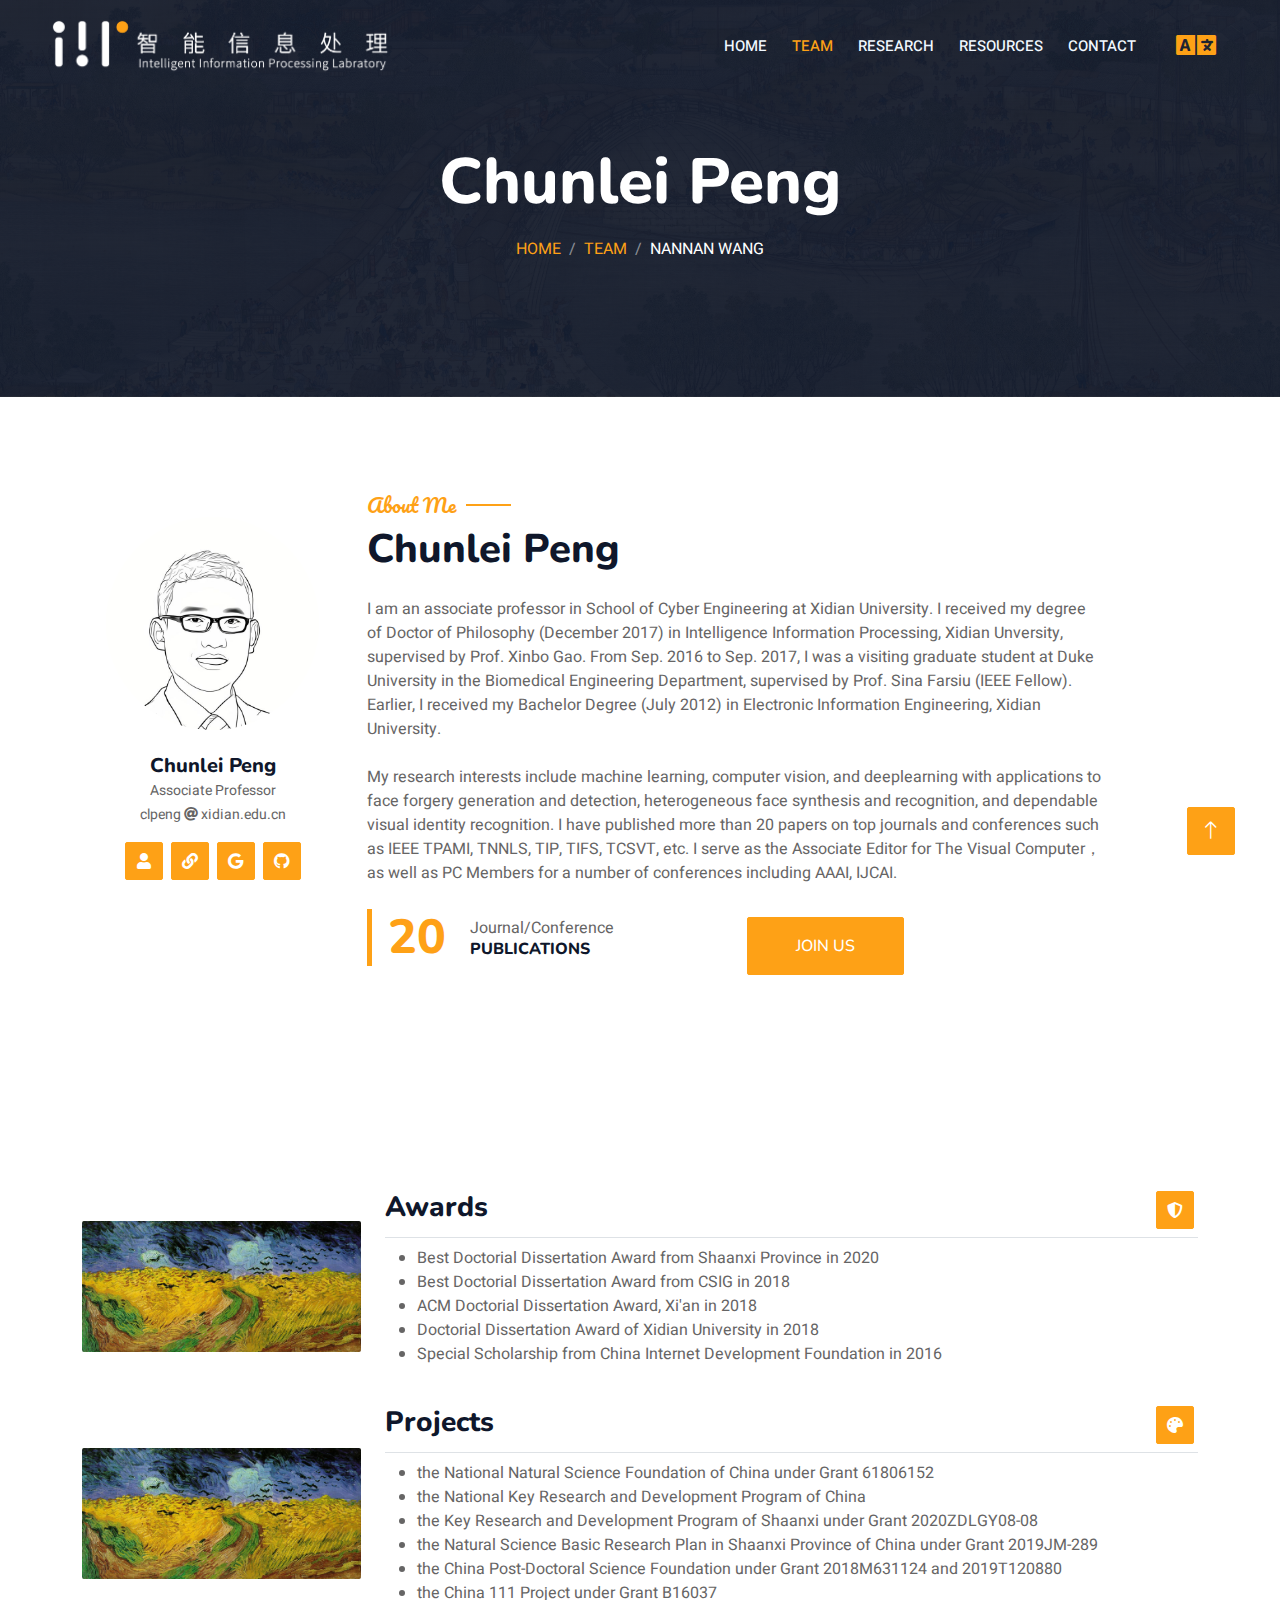
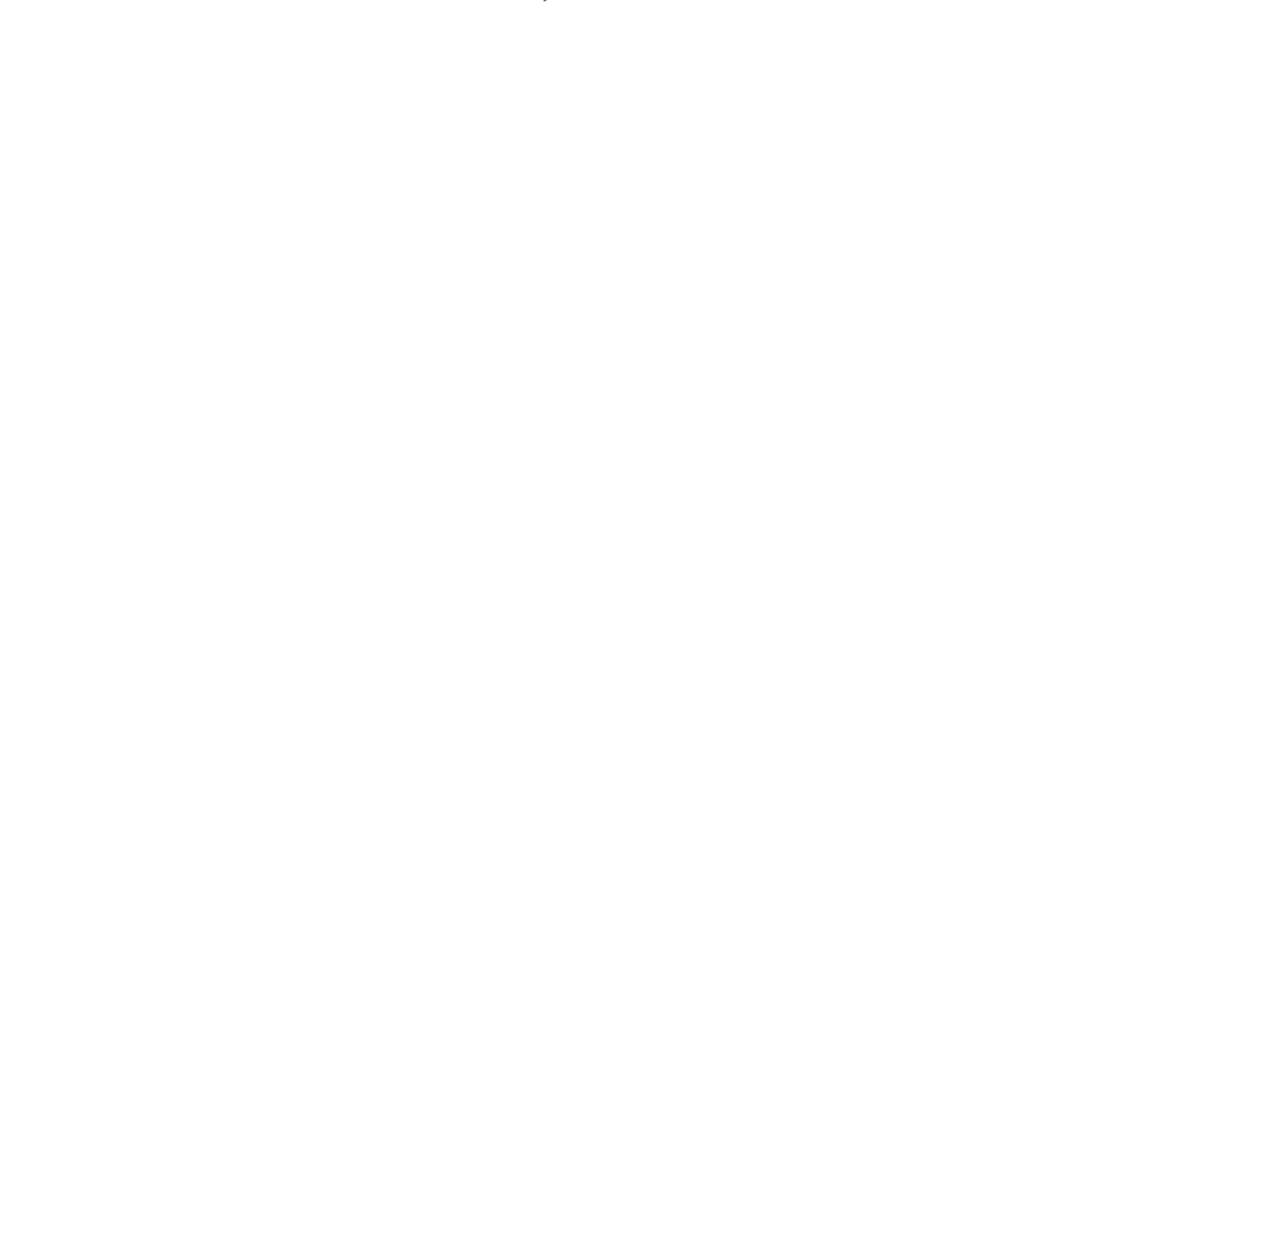
<file: team-pcl.html>
<!DOCTYPE html>
<html lang="en">

<head>
    <meta charset="utf-8">
    <title>IIP · Chunlei Peng</title>
    <meta content="width=device-width, initial-scale=1.0" name="viewport">
    <meta content="" name="keywords">
    <meta content="" name="description">

    <!-- Favicon -->
    <link href="img/iip_fav.png" rel="icon">

    <!-- Google Web Fonts -->
    <link rel="preconnect" href="https://fonts.googleapis.com">
    <link rel="preconnect" href="https://fonts.gstatic.com" crossorigin>
    <link href="https://fonts.googleapis.com/css2?family=Heebo:wght@400;500;600&family=Nunito:wght@600;700;800&family=Pacifico&display=swap" rel="stylesheet">

    <!-- Icon Font Stylesheet -->
    <link href="https://cdnjs.cloudflare.com/ajax/libs/font-awesome/5.10.0/css/all.min.css" rel="stylesheet">
    <link href="https://cdn.jsdelivr.net/npm/bootstrap-icons@1.4.1/font/bootstrap-icons.css" rel="stylesheet">

    <!-- Libraries Stylesheet -->
    <link href="lib/animate/animate.min.css" rel="stylesheet">
    <link href="lib/owlcarousel/assets/owl.carousel.min.css" rel="stylesheet">
    <link href="lib/tempusdominus/css/tempusdominus-bootstrap-4.min.css" rel="stylesheet" />

    <!-- Customized Bootstrap Stylesheet -->
    <link href="css/bootstrap.min.css" rel="stylesheet">

    <!-- Template Stylesheet -->
    <link href="css/style.css" rel="stylesheet">
</head>

<body>
    <div class="container-xxl bg-white p-0">
        <!-- Spinner Start -->
        <div id="spinner" class="show bg-white position-fixed translate-middle w-100 vh-100 top-50 start-50 d-flex align-items-center justify-content-center">
            <div class="spinner-border text-primary" style="width: 3rem; height: 3rem;" role="status">
                <span class="sr-only">Loading...</span>
            </div>
        </div>
        <!-- Spinner End -->



        <!-- Navbar & Hero Start -->
        <div class="container-xxl position-relative p-0">
            <nav class="navbar navbar-expand-lg navbar-dark bg-dark px-4 px-lg-5 py-3 py-lg-0">
                <a href="" class="navbar-brand p-0">
                    <!-- <h1 class="text-primary m-0"><i class="fa fa-utensils me-3"></i>IIP-XDU</h1> -->
                    <img src="img/iip_white2.png" alt="Logo">
                </a>
                <button class="navbar-toggler" type="button" data-bs-toggle="collapse" data-bs-target="#navbarCollapse">
                    <span class="fa fa-bars"></span>
                </button>
                <div class="collapse navbar-collapse" id="navbarCollapse">
                    <div class="navbar-nav ms-auto py-0 pe-4">
                        <a href="index.html" class="nav-item nav-link">Home</a>
                        <a href="team.html" class="nav-item nav-link active">Team</a>
                        <a href="research.html" class="nav-item nav-link">Research</a>
                        <a href="resources.html" class="nav-item nav-link">Resources</a>
                        <!--
                        <div class="nav-item dropdown">
                            <a href="#" class="nav-link dropdown-toggle" data-bs-toggle="dropdown">Projects</a>
                            <div class="dropdown-menu m-0">
                                <a href="booking.html" class="dropdown-item">XAI</a>
                                <a href="team.html" class="dropdown-item">AIGC</a>
                                <a href="testimonial.html" class="dropdown-item">HIT</a>
                            </div>
                        </div>
                      -->
                        <a href="contact.html" class="nav-item nav-link">Contact</a>
                    </div>
                    <a href="" class="nav-item nav-link"><i class="fa fa-2x fa-language text-primary "></i></a>
                </div>
            </nav>

            <div class="container-xxl py-5 bg-dark hero-header mb-5">
                <div class="container text-center my-5 pt-5 pb-4">
                    <h1 class="display-3 text-white mb-3 animated slideInDown">Chunlei Peng</h1>
                    <nav aria-label="breadcrumb">
                        <ol class="breadcrumb justify-content-center text-uppercase">
                            <li class="breadcrumb-item"><a href="index.html">Home</a></li>
                            <li class="breadcrumb-item"><a href="team.html">Team</a></li>
                            <li class="breadcrumb-item text-white active" aria-current="page">Nannan Wang</li>
                        </ol>
                    </nav>
                </div>
            </div>
        </div>
        <!-- Navbar & Hero End -->


        <!-- Team Start -->
        <div class="container-xxl pt-5 pb-3">
            <div class="container">
                <div class="row g-4">

                    <div class="col-lg-3 col-md-6 wow fadeInUp" data-wow-delay="0.3s">
                        <div class="team-item-stu text-center rounded overflow-hidden">
                            <div class="rounded-circle overflow-hidden m-4">
                                <img class="img-fluid" src="img/pcl.jpg" alt="">
                            </div>
                            <h5 class="mb-0">Chunlei Peng</h5>
                            <small>Associate Professor</small>
                            <p class="mb-2"><small> clpeng <i class="fa fa-at"></i> xidian.edu.cn </small> </p>
                            <div class="d-flex justify-content-center mt-3">
                            <a class="btn btn-square btn-primary mx-1" href="team-pcl.html"><i class="fa fa-user"></i></a>
                            <a class="btn btn-square btn-primary mx-1" href="https://web.xidian.edu.cn/clpeng/" target="_blank"><i class="fa fa-link"></i></a>
                            <a class="btn btn-square btn-primary mx-1" href="https://scholar.google.com/citations?user=U9TnHJgAAAAJ" target="_blank"><i class="fab fa-google"></i></a>
                            <a class="btn btn-square btn-primary mx-1" href=""><i class="fab fa-github"></i></a>
                            </div>
                        </div>
                    </div>

                    <div class="col-lg-8">

                        <h5 class="section-title ff-secondary text-start text-primary fw-normal">About Me</h5>
                        <h1 class="mb-4">Chunlei Peng</h1>
                        <p class="mb-4">I am an associate professor in School of Cyber Engineering at Xidian University.
                          I received my degree of Doctor of Philosophy (December 2017) in Intelligence Information Processing, Xidian Unversity,
                          supervised by Prof. Xinbo Gao. From Sep. 2016 to Sep. 2017, I was a visiting graduate student at Duke University in
                          the Biomedical Engineering Department, supervised by Prof. Sina Farsiu (IEEE Fellow).
                          Earlier, I received my Bachelor Degree (July 2012) in Electronic Information Engineering, Xidian University.</p>
                        <p class="mb-4"> My research interests include machine learning, computer vision, and deeplearning with applications to
                          face forgery generation and detection, heterogeneous face synthesis and recognition, and dependable visual identity recognition.
                          I have published more than 20 papers on top journals and conferences such as IEEE TPAMI, TNNLS, TIP, TIFS, TCSVT, etc.
                          I serve as the Associate Editor for The Visual Computer，as well as PC Members for a number of conferences including AAAI, IJCAI.</p>

                        <div class="row g-4 mb-4">
                            <div class="col-sm-6">
                                <div class="d-flex align-items-center border-start border-5 border-primary px-3">
                                    <h1 class="flex-shrink-0 display-5 text-primary mb-0" data-toggle="counter-up">20</h1>
                                    <div class="ps-4">
                                        <p class="mb-0">Journal/Conference</p>
                                        <h6 class="text-uppercase mb-0">Publications</h6>
                                    </div>
                                </div>
                            </div>

                            <div class="col-sm-6">
                                <a class="btn btn-primary py-3 px-5 mt-2" href="contact.html">Join Us</a>
                            </div>

                        </div>

                    </div>

                </div>
            </div>
        </div>



        <!-- Students start >
        <div class="container-xxl pt-5 pb-3">
            <div class="container">

            <div class="text-center wow fadeInUp" data-wow-delay="0.1s">
                <h1 class="mb-5">Postgraduates</h1>
            </div>
            <div class="text-center wow fadeInUp" data-wow-delay="0.1s">
                <div class="row g-4">
                  <div class="col-lg-3 col-md-6">
                        <h5 class="mb-0">Wenwang Han </h5>
                        <small>2023-</small>
                  </div>
                  <div class="col-lg-3 col-md-6">
                      <h5 class="mb-0">Yifan Jiang</h5>
                      <small>2022-</small>
                  </div>
                  <div class="col-lg-3 col-md-6">
                      <h5 class="mb-0">Si Shi</h5>
                      <small>2022-</small>
                  </div>
                </div>
            </div>

          </div>
        </div>
        < Students end-->


        <!-- Projects start-->
        <div class="container-xxl pt-5 pb-3">
            <div class="container">

                <div class="text-center wow fadeInUp" data-wow-delay="0.1s">
                    <h5 class="section-title ff-secondary text-center text-primary fw-normal">Research</h5>
                </div>

                <div class="text-center wow fadeInUp" data-wow-delay="0.1s">
                    <h1 class="mb-5">Research</h1>
                </div>

                <div class="tab-content">
                    <div id="tab-1" class="tab-pane fade show p-0 active">
                        <div class="row g-4">

                            <div class="col-lg-12">
                                <div class="d-flex align-items-center">
                                    <div class="col-lg-3 col-sm-6">
                                        <img class="flex-shrink-0 img-fluid rounded" src="img/bg-hero_van.jpg" alt="">
                                    </div>
                                    <div class="col-lg-9">
                                        <div class="w-100 d-flex flex-column text-start ps-4">
                                            <h3 class="d-flex justify-content-between border-bottom pb-2">
                                                <span>Awards</span>
                                                <a class="btn btn-square btn-primary mx-1" href=""><i class="fa fa-shield-alt"></i></a>
                                            </h3>
                                            <ul>
                                                <li>Best Doctorial Dissertation Award from Shaanxi Province in 2020</li>
                                                <li>Best Doctorial Dissertation Award from CSIG in 2018</li>
                                                <li>ACM Doctorial Dissertation Award, Xi'an in 2018</li>
                                                <li>Doctorial Dissertation Award of Xidian University in 2018</li>
                                                <li>Special Scholarship from China Internet Development Foundation in 2016</li>
                                            </ul>
                                        </div>
                                    </div>
                                </div>
                            </div>

                            <div class="col-lg-12">
                                <div class="d-flex align-items-center">
                                    <div class="col-lg-3 col-sm-6">
                                        <img class="flex-shrink-0 img-fluid rounded" src="img/bg-hero_van.jpg" alt="">
                                    </div>
                                    <div class="col-lg-9">
                                        <div class="w-100 d-flex flex-column text-start ps-4">
                                            <h3 class="d-flex justify-content-between border-bottom pb-2">
                                                <span>Projects</span>
                                                <a class="btn btn-square btn-primary mx-1" href=""><i class="fa fa-palette"></i></a>
                                            </h3>
                                            <ul>
                                                <li>the National Natural Science Foundation of China under Grant 61806152</li>
                                                <li>the National Key Research and Development Program of China</li>
                                                <li>the Key Research and Development Program of Shaanxi under Grant 2020ZDLGY08-08</li>
                                                <li>the Natural Science Basic Research Plan in Shaanxi Province of China under Grant 2019JM-289</li>
                                                <li>the China Post-Doctoral Science Foundation under Grant 2018M631124 and 2019T120880</li>
                                                <li>the China 111 Project under Grant B16037</li>
                                            </ul>
                                        </div>
                                    </div>
                                </div>
                            </div>

                        </div>
                    </div>
                </div>

            </div>
        </div>
        <!-- Projects end-->




        <!-- Publications start-->
        <div class="container-xxl pt-5 pb-3">
            <div class="container">

            <div class="text-center wow fadeInUp" data-wow-delay="0.1s">
                <h1 class="mb-5">Selected Publications </h1>
                <p>
                  <a href="https://dblp.org/pid/148/8269.html" target="_blank"> [DBLP] </a>
                  <a href="https://scholar.google.com/citations?user=U9TnHJgAAAAJ" target="_blank"> [Google Scholar] </a>
                </p>
            </div>

            <!-- 论文信息直接从 DBLP贴过来就可以， 前后用 li 环境 -->
            <div class="d-flex align-items-center wow fadeInUp" data-wow-delay="0.1s">
                <div class="w-100 d-flex flex-column text-start ps-4">
                    <ul>
                        <li>Chunlei Peng, Congyu Zhang, Decheng Liu, Nannan Wang, Xinbo Gao:
Face photo-sketch synthesis via intra-domain enhancement. Knowl. Based Syst. 259: 110026 (2023)</li>
                        <li>Yukai Wang, Chunlei Peng, Decheng Liu, Nannan Wang, Xinbo Gao:
ForgeryNIR: Deep Face Forgery and Detection in Near-Infrared Scenario. IEEE Trans. Inf. Forensics Secur. 17: 500-515 (2022)</li>
                        <li>Decheng Liu, Xinbo Gao, Chunlei Peng, Nannan Wang, Jie Li:
Heterogeneous Face Interpretable Disentangled Representation for Joint Face Recognition and Synthesis. IEEE Trans. Neural Networks Learn. Syst. 33(10): 5611-5625 (2022)</li>
                        <li>Chunlei Peng, Nannan Wang, Jie Li, Xinbo Gao:
Soft Semantic Representation for Cross-Domain Face Recognition. IEEE Trans. Inf. Forensics Secur. 16: 346-360 (2021)</li>
                        <li>Chunlei Peng, Nannan Wang, Jie Li, Xinbo Gao:
Face Sketch Synthesis in the Wild via Deep Patch Representation-Based Probabilistic Graphical Model. IEEE Trans. Inf. Forensics Secur. 15: 172-183 (2020)</li>
                        <li>Chunlei Peng, Nannan Wang, Jie Li, Xinbo Gao:
Universal Face Photo-Sketch Style Transfer via Multiview Domain Translation. IEEE Trans. Image Process. 29: 8519-8534 (2020)</li>
                        <li>Chunlei Peng, Nannan Wang, Jie Li, Xinbo Gao:
Re-Ranking High-Dimensional Deep Local Representation for NIR-VIS Face Recognition. IEEE Trans. Image Process. 28(9): 4553-4565 (2019)</li>
                        <li>Chunlei Peng, Xinbo Gao, Nannan Wang, Jie Li:
Face recognition from multiple stylistic sketches: Scenarios, datasets, and evaluation. Pattern Recognit. 84: 262-272 (2018)</li>
                        <li>Chunlei Peng, Xinbo Gao, Nannan Wang, Jie Li:
Graphical Representation for Heterogeneous Face Recognition. IEEE Trans. Pattern Anal. Mach. Intell. 39(2): 301-312 (2017)</li>
                        <li>Chunlei Peng, Xinbo Gao, Nannan Wang, Jie Li:
Superpixel-Based Face Sketch-Photo Synthesis. IEEE Trans. Circuits Syst. Video Technol. 27(2): 288-299 (2017)</li>
                        <li>Chunlei Peng, Xinbo Gao, Nannan Wang, Dacheng Tao, Xuelong Li, Jie Li:
Multiple Representations-Based Face Sketch-Photo Synthesis. IEEE Trans. Neural Networks Learn. Syst. 27(11): 2201-2215 (2016)</li>
                    </ul>
                </div>
            </div>

          </div>
        </div>
        <!-- Publications End -->


        <!-- Footer Start -->
        <div class="container-fluid bg-dark text-light footer pt-5 mt-5 wow fadeIn" data-wow-delay="0.1s">
            <div class="container py-5">
                <div class="row g-5">
                    <div class="col-lg-3 col-md-6">
                        <h4 class="section-title ff-secondary text-start text-primary fw-normal mb-4">Laboratory</h4>
                        <a class="btn btn-link" href="">About Us</a>
                        <a class="btn btn-link" href="">Contact Us</a>
                        <a class="btn btn-link" href="">Reservation</a>
                        <a class="btn btn-link" href="">Privacy Policy</a>
                        <a class="btn btn-link" href="">Terms & Condition</a>
                    </div>
                    <div class="col-lg-3 col-md-6">
                        <h4 class="section-title ff-secondary text-start text-primary fw-normal mb-4">Contact</h4>
                        <p class="mb-2"><i class="fa fa-map-marker-alt me-3"></i>No. 2 South Taibai Road, </p>
                        <p class="mb-2"><i class="fa fa-globe me-3"></i>Xi’an, Shaanxi 710071, China</p>
                        <p class="mb-2"><i class="fa fa-envelope me-3"></i>nnwang <i class="fa fa-at"></i> xidian.edu.cn</p>
                        <div class="d-flex pt-2">
                            <a class="btn btn-outline-light btn-social" href=""><i class="fab fa-weixin"></i></a>
                            <a class="btn btn-outline-light btn-social" href="https://github.com/IIP-Lab-XDU" target="_blank"><i class="fab fa-github"></i></a>
                            <!--
                            <a class="btn btn-outline-light btn-social" href=""><i class="fab fa-youtube"></i></a>
                            <a class="btn btn-outline-light btn-social" href=""><i class="fab fa-linkedin-in"></i></a>
                          -->
                        </div>
                    </div>
                    <div class="col-lg-3 col-md-6">
                        <h4 class="section-title ff-secondary text-start text-primary fw-normal mb-4">Links</h4>
                        <a class="btn btn-link" href="https://www.xidian.edu.cn/" target="_blank">Xidian University</a>
                        <a class="btn btn-link" href="https://hz.xidian.edu.cn/" target="_blank">Hangzhou Institute</a>
                        <a class="btn btn-link" href="https://isn.xidian.edu.cn/" target="_blank">ISN State Key Lab.</a>
                        <a class="btn btn-link" href="https://see.xidian.edu.cn/faculty/xbgao/" target="_blank">VIPSL (Xinbo Gao) </a>
                        <a class="btn btn-link" href="https://www.sydney.edu.au/engineering/about/our-people/academic-staff/dacheng-tao.html" target="_blank">USYD (Dacheng Tao) </a>
                    </div>
                    <div class="col-lg-3 col-md-6">
                        <h4 class="section-title ff-secondary text-start text-primary fw-normal mb-4">Pages</h4>
                        <!--
                        <p>You can try our work.</p>
                        <div class="position-relative mx-auto" style="max-width: 400px;">
                            <input class="form-control border-primary w-100 py-3 ps-4 pe-5" type="text" placeholder="Your email">
                            <button type="button" class="btn btn-primary py-2 position-absolute top-0 end-0 mt-2 me-2">SignUp</button>
                        </div>
                        <img class="img-fluid flex-shrink-0 rounded-circle" src="img/applet.png" style="width: 50px; height: 50px;">
                      -->
                        <a class="btn btn-link" href="index.html" class="nav-item nav-link">Home</a>
                        <a class="btn btn-link" href="team.html" class="nav-item nav-link">Team</a>
                        <a class="btn btn-link" href="research.html" class="nav-item nav-link">Research</a>
                        <a class="btn btn-link" href="resources.html" class="nav-item nav-link">Resources</a>
                        <a class="btn btn-link" href="contact.html" class="nav-item nav-link">Contact</a>
                    </div>
                </div>
            </div>
            <div class="container">
                <div class="copyright">
                    <div class="row">
                        <div class="col-md-6 text-center text-md-start mb-3 mb-md-0">
                            &copy; <a class="border-bottom" href="#">IIP Lab.</a>, All Right Reserved.

							<!--/*** This template is free as long as you keep the footer author’s credit link/attribution link/backlink. If you'd like to use the template without the footer author’s credit link/attribution link/backlink, you can purchase the Credit Removal License from "https://htmlcodex.com/credit-removal". Thank you for your support. ***/-->
							Designed By <a class="border-bottom" href="https://htmlcodex.com">HTML Codex</a>
                        </div>
                        <div class="col-md-6 text-center text-md-end">
                            <div class="footer-menu">
                                <a href="">Home</a>
                                <a href="">Cookies</a>
                                <a href="">Help</a>
                                <a href="">FQAs</a>
                            </div>
                        </div>
                    </div>
                </div>
            </div>
        </div>
        <!-- Footer End -->


        <!-- Back to Top -->
        <a href="#" class="btn btn-lg btn-primary btn-lg-square back-to-top"><i class="bi bi-arrow-up"></i></a>
    </div>

    <!-- JavaScript Libraries -->
    <script src="https://code.jquery.com/jquery-3.4.1.min.js"></script>
    <script src="https://cdn.jsdelivr.net/npm/bootstrap@5.0.0/dist/js/bootstrap.bundle.min.js"></script>
    <script src="lib/wow/wow.min.js"></script>
    <script src="lib/easing/easing.min.js"></script>
    <script src="lib/waypoints/waypoints.min.js"></script>
    <script src="lib/counterup/counterup.min.js"></script>
    <script src="lib/owlcarousel/owl.carousel.min.js"></script>
    <script src="lib/tempusdominus/js/moment.min.js"></script>
    <script src="lib/tempusdominus/js/moment-timezone.min.js"></script>
    <script src="lib/tempusdominus/js/tempusdominus-bootstrap-4.min.js"></script>

    <!-- Template Javascript -->
    <script src="js/main.js"></script>
</body>

</html>
</file>
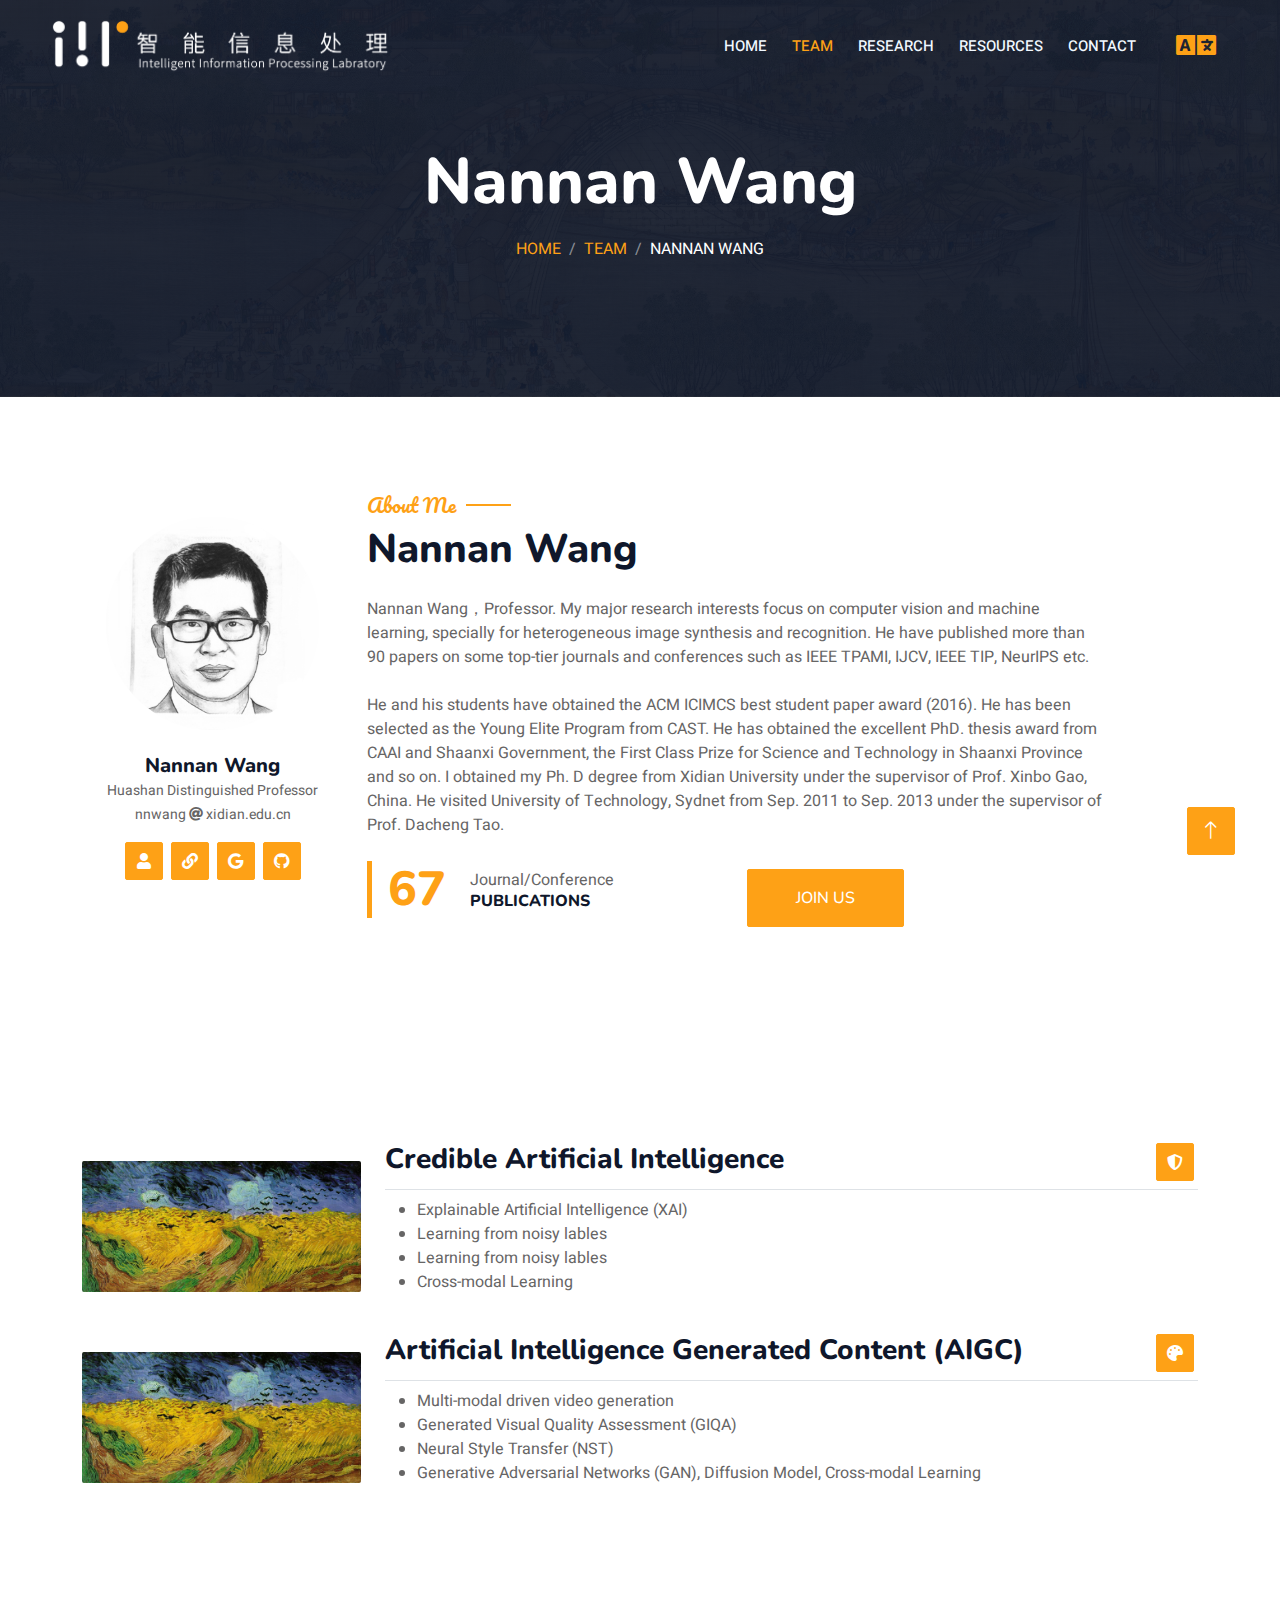
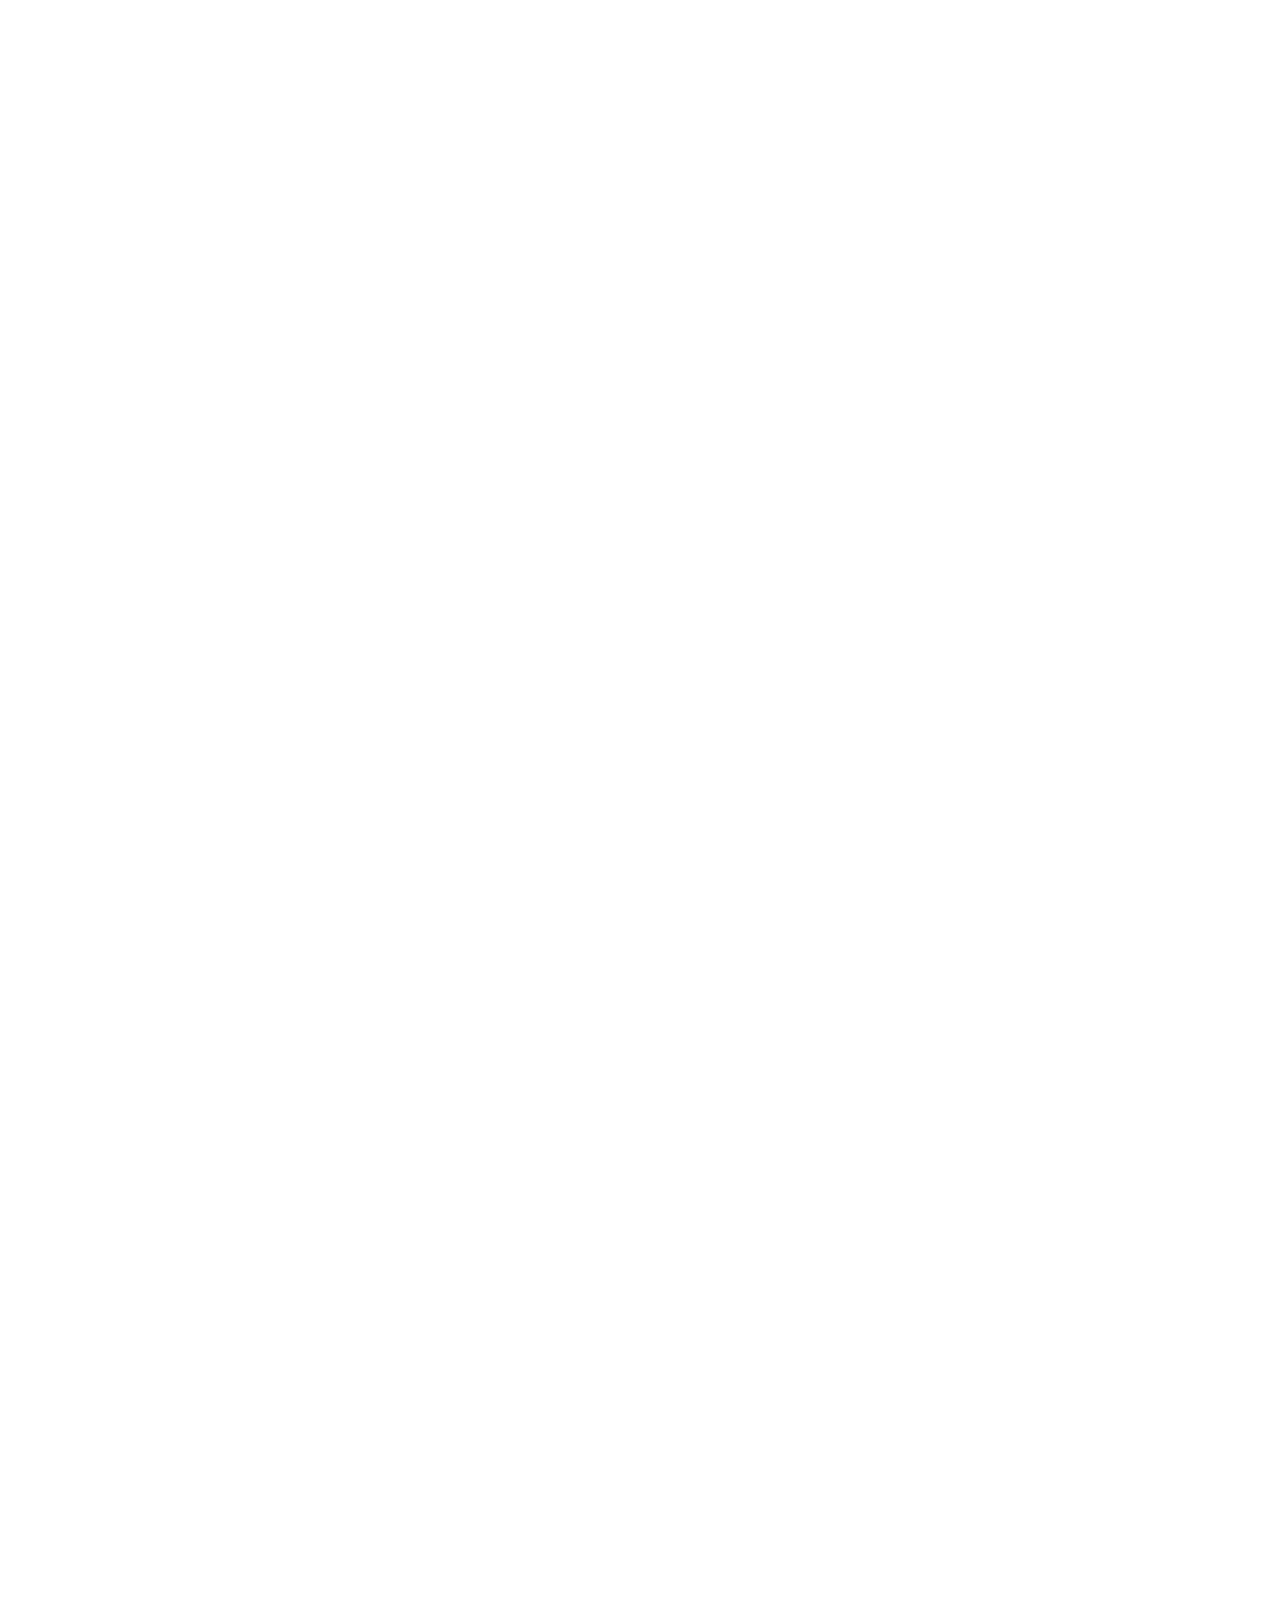
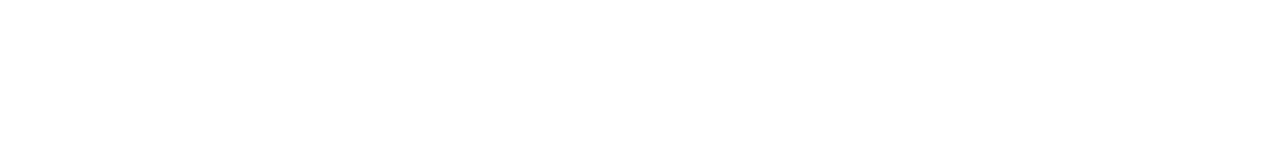
<file: team-wnn.html>
<!DOCTYPE html>
<html lang="en">

<head>
    <meta charset="utf-8">
    <title>IIP · Nannan Wang</title>
    <meta content="width=device-width, initial-scale=1.0" name="viewport">
    <meta content="" name="keywords">
    <meta content="" name="description">

    <!-- Favicon -->
    <link href="img/iip_fav.png" rel="icon">

    <!-- Google Web Fonts -->
    <link rel="preconnect" href="https://fonts.googleapis.com">
    <link rel="preconnect" href="https://fonts.gstatic.com" crossorigin>
    <link href="https://fonts.googleapis.com/css2?family=Heebo:wght@400;500;600&family=Nunito:wght@600;700;800&family=Pacifico&display=swap" rel="stylesheet">

    <!-- Icon Font Stylesheet -->
    <link href="https://cdnjs.cloudflare.com/ajax/libs/font-awesome/5.10.0/css/all.min.css" rel="stylesheet">
    <link href="https://cdn.jsdelivr.net/npm/bootstrap-icons@1.4.1/font/bootstrap-icons.css" rel="stylesheet">

    <!-- Libraries Stylesheet -->
    <link href="lib/animate/animate.min.css" rel="stylesheet">
    <link href="lib/owlcarousel/assets/owl.carousel.min.css" rel="stylesheet">
    <link href="lib/tempusdominus/css/tempusdominus-bootstrap-4.min.css" rel="stylesheet" />

    <!-- Customized Bootstrap Stylesheet -->
    <link href="css/bootstrap.min.css" rel="stylesheet">

    <!-- Template Stylesheet -->
    <link href="css/style.css" rel="stylesheet">
</head>

<body>
    <div class="container-xxl bg-white p-0">
        <!-- Spinner Start -->
        <div id="spinner" class="show bg-white position-fixed translate-middle w-100 vh-100 top-50 start-50 d-flex align-items-center justify-content-center">
            <div class="spinner-border text-primary" style="width: 3rem; height: 3rem;" role="status">
                <span class="sr-only">Loading...</span>
            </div>
        </div>
        <!-- Spinner End -->



        <!-- Navbar & Hero Start -->
        <div class="container-xxl position-relative p-0">
            <nav class="navbar navbar-expand-lg navbar-dark bg-dark px-4 px-lg-5 py-3 py-lg-0">
                <a href="" class="navbar-brand p-0">
                    <!-- <h1 class="text-primary m-0"><i class="fa fa-utensils me-3"></i>IIP-XDU</h1> -->
                    <img src="img/iip_white2.png" alt="Logo">
                </a>
                <button class="navbar-toggler" type="button" data-bs-toggle="collapse" data-bs-target="#navbarCollapse">
                    <span class="fa fa-bars"></span>
                </button>
                <div class="collapse navbar-collapse" id="navbarCollapse">
                    <div class="navbar-nav ms-auto py-0 pe-4">
                        <a href="index.html" class="nav-item nav-link">Home</a>
                        <a href="team.html" class="nav-item nav-link active">Team</a>
                        <a href="research.html" class="nav-item nav-link">Research</a>
                        <a href="resources.html" class="nav-item nav-link">Resources</a>
                        <!--
                        <div class="nav-item dropdown">
                            <a href="#" class="nav-link dropdown-toggle" data-bs-toggle="dropdown">Projects</a>
                            <div class="dropdown-menu m-0">
                                <a href="booking.html" class="dropdown-item">XAI</a>
                                <a href="team.html" class="dropdown-item">AIGC</a>
                                <a href="testimonial.html" class="dropdown-item">HIT</a>
                            </div>
                        </div>
                      -->
                        <a href="contact.html" class="nav-item nav-link">Contact</a>
                    </div>
                    <a href="" class="nav-item nav-link"><i class="fa fa-2x fa-language text-primary "></i></a>
                </div>
            </nav>

            <div class="container-xxl py-5 bg-dark hero-header mb-5">
                <div class="container text-center my-5 pt-5 pb-4">
                    <h1 class="display-3 text-white mb-3 animated slideInDown">Nannan Wang</h1>
                    <nav aria-label="breadcrumb">
                        <ol class="breadcrumb justify-content-center text-uppercase">
                            <li class="breadcrumb-item"><a href="index.html">Home</a></li>
                            <li class="breadcrumb-item"><a href="team.html">Team</a></li>
                            <li class="breadcrumb-item text-white active" aria-current="page">Nannan Wang</li>
                        </ol>
                    </nav>
                </div>
            </div>
        </div>
        <!-- Navbar & Hero End -->


        <!-- Team Start -->
        <div class="container-xxl pt-5 pb-3">
            <div class="container">
                <div class="row g-4">

                    <div class="col-lg-3 col-md-6 wow fadeInUp" data-wow-delay="0.3s">
                        <div class="team-item-stu text-center rounded overflow-hidden">
                            <div class="rounded-circle overflow-hidden m-4">
                                <img class="img-fluid" src="img/wnn.jpg" alt="">
                            </div>
                            <h5 class="mb-0">Nannan Wang</h5>
                            <small>Huashan Distinguished Professor</small>
                            <p class="mb-2"><small> nnwang <i class="fa fa-at"></i> xidian.edu.cn </small> </p>
                            <div class="d-flex justify-content-center mt-3">
                            <a class="btn btn-square btn-primary mx-1" href="team-wnn.html" target="_blank"><i class="fa fa-user"></i></a>
                            <a class="btn btn-square btn-primary mx-1" href="https://web.xidian.edu.cn/nnwang/" target="_blank"><i class="fa fa-link"></i></a>
                            <a class="btn btn-square btn-primary mx-1" href="https://scholar.google.com/citations?user=SRBn7oUAAAAJ" target="_blank"><i class="fab fa-google"></i></a>
                            <a class="btn btn-square btn-primary mx-1" href=""><i class="fab fa-github"></i></a>
                            </div>
                        </div>
                    </div>

                    <div class="col-lg-8">

                        <h5 class="section-title ff-secondary text-start text-primary fw-normal">About Me</h5>
                        <h1 class="mb-4">Nannan Wang</h1>
                        <p class="mb-4">Nannan Wang，Professor. My major research interests focus on computer vision and machine learning, specially for heterogeneous image synthesis and recognition. He have published more than 90 papers on some top-tier journals and conferences such as IEEE TPAMI, IJCV, IEEE TIP, NeurIPS etc.</p>
                        <p class="mb-4">He and his students have obtained the ACM ICIMCS best student paper award (2016). He has been selected as the Young Elite Program from CAST. He has obtained the excellent PhD. thesis award from CAAI and Shaanxi Government, the First Class Prize for Science and Technology in Shaanxi Province and so on. I obtained my Ph. D degree from Xidian University under the supervisor of Prof. Xinbo Gao, China. He visited University of Technology, Sydnet from Sep. 2011 to Sep. 2013 under the supervisor of Prof. Dacheng Tao. </p>

                        <div class="row g-4 mb-4">
                            <div class="col-sm-6">
                                <div class="d-flex align-items-center border-start border-5 border-primary px-3">
                                    <h1 class="flex-shrink-0 display-5 text-primary mb-0" data-toggle="counter-up">200</h1>
                                    <div class="ps-4">
                                        <p class="mb-0">Journal/Conference</p>
                                        <h6 class="text-uppercase mb-0">Publications</h6>
                                    </div>
                                </div>
                            </div>

                            <div class="col-sm-6">
                                <a class="btn btn-primary py-3 px-5 mt-2" href="contact.html">Join Us</a>
                            </div>

                        </div>

                    </div>

                </div>
            </div>
        </div>



        <!-- Students start >
        <div class="container-xxl pt-5 pb-3">
            <div class="container">

            <div class="text-center wow fadeInUp" data-wow-delay="0.1s">
                <h1 class="mb-5">Postgraduates</h1>
            </div>
            <div class="text-center wow fadeInUp" data-wow-delay="0.1s">
                <div class="row g-4">
                  <div class="col-lg-3 col-md-6">
                        <h5 class="mb-0">Wenwang Han </h5>
                        <small>2023-</small>
                  </div>
                  <div class="col-lg-3 col-md-6">
                      <h5 class="mb-0">Yifan Jiang</h5>
                      <small>2022-</small>
                  </div>
                  <div class="col-lg-3 col-md-6">
                      <h5 class="mb-0">Si Shi</h5>
                      <small>2022-</small>
                  </div>
                </div>
            </div>

          </div>
        </div>
        < Students end-->


        <!-- Projects start-->
        <div class="container-xxl pt-5 pb-3">
            <div class="container">

                <div class="text-center wow fadeInUp" data-wow-delay="0.1s">
                    <h5 class="section-title ff-secondary text-center text-primary fw-normal">Research</h5>
                </div>

                <div class="text-center wow fadeInUp" data-wow-delay="0.1s">
                    <h1 class="mb-5">Projects</h1>
                </div>

                <div class="tab-content">
                    <div id="tab-1" class="tab-pane fade show p-0 active">
                        <div class="row g-4">

                            <div class="col-lg-12">
                                <div class="d-flex align-items-center">
                                    <div class="col-lg-3 col-sm-6">
                                        <img class="flex-shrink-0 img-fluid rounded" src="img/bg-hero_van.jpg" alt="">
                                    </div>
                                    <div class="col-lg-9">
                                        <div class="w-100 d-flex flex-column text-start ps-4">
                                            <h3 class="d-flex justify-content-between border-bottom pb-2">
                                                <span>Credible Artificial Intelligence</span>
                                                <a class="btn btn-square btn-primary mx-1" href=""><i class="fa fa-shield-alt"></i></a>
                                            </h3>
                                            <ul>
                                                <li>Explainable Artificial Intelligence (XAI)</li>
                                                <li>Learning from noisy lables</li>
                                                <li>Learning from noisy lables</li>
                                                <li>Cross-modal Learning</li>
                                            </ul>
                                        </div>
                                    </div>
                                </div>
                            </div>

                            <div class="col-lg-12">
                                <div class="d-flex align-items-center">
                                    <div class="col-lg-3 col-sm-6">
                                        <img class="flex-shrink-0 img-fluid rounded" src="img/bg-hero_van.jpg" alt="">
                                    </div>
                                    <div class="col-lg-9">
                                        <div class="w-100 d-flex flex-column text-start ps-4">
                                            <h3 class="d-flex justify-content-between border-bottom pb-2">
                                                <span>Artificial Intelligence Generated Content (AIGC)</span>
                                                <a class="btn btn-square btn-primary mx-1" href=""><i class="fa fa-palette"></i></a>
                                            </h3>
                                            <ul>
                                                <li>Multi-modal driven video generation</li>
                                                <li>Generated Visual Quality Assessment (GIQA)</li>
                                                <li>Neural Style Transfer (NST)</li>
                                                <li>Generative Adversarial Networks (GAN), Diffusion Model, Cross-modal Learning</li>
                                            </ul>
                                        </div>
                                    </div>
                                </div>
                            </div>

                        </div>
                    </div>
                </div>

            </div>
        </div>
        <!-- Projects end-->




        <!-- Publications start-->
        <div class="container-xxl pt-5 pb-3">
            <div class="container">

            <div class="text-center wow fadeInUp" data-wow-delay="0.1s">
                <h1 class="mb-5">Selected Publications </h1>
                <p>
                  <a href="https://dblp.org/pid/10/8359-1.html" target="_blank"> [DBLP] </a>
                  <a href="https://scholar.google.com/citations?user=SRBn7oUAAAAJ" target="_blank"> [Google Scholar] </a>
                </p>
            </div>

            <div class="d-flex align-items-center wow fadeInUp" data-wow-delay="0.1s">
                <div class="w-100 d-flex flex-column text-start ps-4">
                    <ul>
                      <li>Xiaobo Xia, Bo Han, Nannan Wang, Jiankang Deng, Jiatong Li, Yinian Mao, Tongliang Liu: Extended $T$T: Learning With Mixed Closed-Set and Open-Set Noisy Labels. IEEE Trans. Pattern Anal. Mach. Intell. 45(3): 3047-3058 (2023)</li>
                      <li>Wangbo Yu, Mingrui Zhu, Nannan Wang, Xiaoyu Wang, Xinbo Gao: An Efficient Transformer Based on Global and Local Self-Attention for Face Photo-Sketch Synthesis. IEEE Trans. Image Process. 32: 483-495 (2023)</li>
                      <li>Yingzhi Tang, Xi Yang, Xinrui Jiang, Nannan Wang, Xinbo Gao: Dually Distribution Pulling Network for Cross-Resolution Person Reidentification. IEEE Trans. Cybern. 52(11): 12016-12027 (2022)</li>
                      <li>Yukai Wang, Chunlei Peng, Decheng Liu, Nannan Wang, Xinbo Gao: ForgeryNIR: Deep Face Forgery and Detection in Near-Infrared Scenario. IEEE Trans. Inf. Forensics Secur. 17: 500-515 (2022)</li>
                      <li>De Cheng, Jingyu Zhou, Nannan Wang, Xinbo Gao: Hybrid Dynamic Contrast and Probability Distillation for Unsupervised Person Re-Id. IEEE Trans. Image Process. 31: 3334-3346 (2022)</li>
                      <li> Hangyu Li, Nannan Wang, Xi Yang, Xinbo Gao: CRS-CONT: A Well-Trained General Encoder for Facial Expression Analysis. IEEE Trans. Image Process. 31: 4637-4650 (2022) </li>
                      <li> Xinpeng Ding, Nannan Wang, Shiwei Zhang, Ziyuan Huang, Xiaomeng Li, Mingqian Tang, Tongliang Liu, Xinbo Gao: Exploring Language Hierarchy for Video Grounding. IEEE Trans. Image Process. 31: 4693-4706 (2022) </li>
                      <li> Mengxu Lu, Zhenxue Chen, Q. M. Jonathan Wu, Nannan Wang, Xuewen Rong, Xinghe Yan: FRNet: Factorized and Regular Blocks Network for Semantic Segmentation in Road Scene. IEEE Trans. Intell. Transp. Syst. 23(4): 3522-3530 (2022) </li>
                      <li> Dawei Zhou, Nannan Wang, Chunlei Peng, Yi Yu, Xi Yang, Xinbo Gao: Towards Multi-Domain Face Synthesis Via Domain-Invariant Representations and Multi-Level Feature Parts. IEEE Trans. Multim. 24: 3469-3479 (2022) </li>
                      <li> Jingwei Xin, Jie Li, Xinrui Jiang, Nannan Wang, Heng Huang, Xinbo Gao: Wavelet-Based Dual Recursive Network for Image Super-Resolution. IEEE Trans. Neural Networks Learn. Syst. 33(2): 707-720 (2022) </li>
                      <li> Mingrui Zhu, Jie Li, Nannan Wang, Xinbo Gao: Knowledge Distillation for Face Photo-Sketch Synthesis. IEEE Trans. Neural Networks Learn. Syst. 33(2): 893-906 (2022) </li>
                      <li> Ziyu Wei, Xi Yang, Nannan Wang, Xinbo Gao: Flexible Body Partition-Based Adversarial Learning for Visible Infrared Person Re-Identification. IEEE Trans. Neural Networks Learn. Syst. 33(9): 4676-4687 (2022) </li>
                      <li> Decheng Liu, Xinbo Gao, Chunlei Peng, Nannan Wang, Jie Li: Heterogeneous Face Interpretable Disentangled Representation for Joint Face Recognition and Synthesis. IEEE Trans. Neural Networks Learn. Syst. 33(10): 5611-5625 (2022) </li>
                      <li> Hangyu Li, Nannan Wang, Xi Yang, Xiaoyu Wang, Xinbo Gao: Towards Semi-Supervised Deep Facial Expression Recognition with An Adaptive Confidence Margin. CVPR 2022: 4156-4165 </li>
                      <li> Zhaoqing Wang, Qiang Li, Guoxin Zhang, Pengfei Wan, Wen Zheng, Nannan Wang, Mingming Gong, Tongliang Liu: Exploring Set Similarity for Dense Self-supervised Representation Learning. CVPR 2022: 16569-16578 </li>
                      <li> De Cheng, Tongliang Liu, Yixiong Ning, Nannan Wang, Bo Han, Gang Niu, Xinbo Gao, Masashi Sugiyama:Instance-Dependent Label-Noise Learning with Manifold-Regularized Transition Matrix Estimation. CVPR 2022: 16609-16618 </li>
                      <li> Zhenning Yu, Xin Liu, Yiu-Ming Cheung, Minghang Zhu, Xing Xu, Nannan Wang, Taihao Li: Detach and Enhance: Learning Disentangled Cross-modal Latent Representation for Efficient Face-Voice Association and Matching. ICDM 2022: 648-655 </li>
                      <li> Dawei Zhou, Nannan Wang, Xinbo Gao, Bo Han, Xiaoyu Wang, Yibing Zhan, Tongliang Liu: Improving Adversarial Robustness via Mutual Information Estimation. ICML 2022: 27338-27352 </li>
                      <li> Dawei Zhou, Nannan Wang, Bo Han, Tongliang Liu: Modeling Adversarial Noise for Adversarial Training. ICML 2022: 27353-27366 </li>
                      <li> De Cheng, Yan Li, Dingwen Zhang, Nannan Wang, Xinbo Gao, Jiande Sun: Robust Single Image Dehazing Based on Consistent and Contrast-Assisted Reconstruction. IJCAI 2022: 848-854 </li>
                      <li> Xiaobo Xia, Shuo Shan, Mingming Gong, Nannan Wang, Fei Gao, Haikun Wei, Tongliang Liu: Sample-Efficient Kernel Mean Estimator with Marginalized Corrupted Data. KDD 2022: 2110-2119 </li>
                      <li> Kun Cheng, Xiaodong Cun, Yong Zhang, Menghan Xia, Fei Yin, Mingrui Zhu, Xuan Wang, Jue Wang, Nannan Wang: VideoReTalking: Audio-based Lip Synchronization for Talking Head Video Editing In the Wild. SIGGRAPH Asia 2022: 30:1-30:9  </li>
                      <li> Nannan Wang, Dacheng Tao, Xinbo Gao, Xuelong Li, Jie Li: A Comprehensive Survey to Face Hallucination. Int. J. Comput. Vis. 106(1): 9-30 (2014) </li>
                      <li> Nannan Wang, Dacheng Tao, Xinbo Gao, Xuelong Li, Jie Li: Transductive Face Sketch-Photo Synthesis. IEEE Trans. Neural Networks Learn. Syst. 24(9): 1364-1376 (2013) </li>
                      <li> Xinbo Gao, Nannan Wang, Dacheng Tao, Xuelong Li: Face Sketch-Photo Synthesis and Retrieval Using Sparse Representation. IEEE Trans. Circuits Syst. Video Technol. 22(8): 1213-1226 (2012) </li>
                    </ul>
                </div>
            </div>

          </div>
        </div>
        <!-- Publications End -->


        <!-- Footer Start -->
        <div class="container-fluid bg-dark text-light footer pt-5 mt-5 wow fadeIn" data-wow-delay="0.1s">
            <div class="container py-5">
                <div class="row g-5">
                    <div class="col-lg-3 col-md-6">
                        <h4 class="section-title ff-secondary text-start text-primary fw-normal mb-4">Laboratory</h4>
                        <a class="btn btn-link" href="">About Us</a>
                        <a class="btn btn-link" href="">Contact Us</a>
                        <a class="btn btn-link" href="">Reservation</a>
                        <a class="btn btn-link" href="">Privacy Policy</a>
                        <a class="btn btn-link" href="">Terms & Condition</a>
                    </div>
                    <div class="col-lg-3 col-md-6">
                        <h4 class="section-title ff-secondary text-start text-primary fw-normal mb-4">Contact</h4>
                        <p class="mb-2"><i class="fa fa-map-marker-alt me-3"></i>No. 2 South Taibai Road, </p>
                        <p class="mb-2"><i class="fa fa-globe me-3"></i>Xi’an, Shaanxi 710071, China</p>
                        <p class="mb-2"><i class="fa fa-envelope me-3"></i>nnwang <i class="fa fa-at"></i> xidian.edu.cn</p>
                        <div class="d-flex pt-2">
                            <a class="btn btn-outline-light btn-social" href=""><i class="fab fa-weixin"></i></a>
                            <a class="btn btn-outline-light btn-social" href="https://github.com/IIP-Lab-XDU" target="_blank"><i class="fab fa-github"></i></a>
                            <!--
                            <a class="btn btn-outline-light btn-social" href=""><i class="fab fa-youtube"></i></a>
                            <a class="btn btn-outline-light btn-social" href=""><i class="fab fa-linkedin-in"></i></a>
                          -->
                        </div>
                    </div>
                    <div class="col-lg-3 col-md-6">
                        <h4 class="section-title ff-secondary text-start text-primary fw-normal mb-4">Links</h4>
                        <a class="btn btn-link" href="https://www.xidian.edu.cn/" target="_blank">Xidian University</a>
                        <a class="btn btn-link" href="https://hz.xidian.edu.cn/" target="_blank">Hangzhou Institute</a>
                        <a class="btn btn-link" href="https://isn.xidian.edu.cn/" target="_blank">ISN State Key Lab.</a>
                        <a class="btn btn-link" href="https://see.xidian.edu.cn/faculty/xbgao/" target="_blank">VIPSL (Xinbo Gao) </a>
                        <a class="btn btn-link" href="https://www.sydney.edu.au/engineering/about/our-people/academic-staff/dacheng-tao.html" target="_blank">USYD (Dacheng Tao) </a>
                    </div>
                    <div class="col-lg-3 col-md-6">
                        <h4 class="section-title ff-secondary text-start text-primary fw-normal mb-4">Pages</h4>
                        <!--
                        <p>You can try our work.</p>
                        <div class="position-relative mx-auto" style="max-width: 400px;">
                            <input class="form-control border-primary w-100 py-3 ps-4 pe-5" type="text" placeholder="Your email">
                            <button type="button" class="btn btn-primary py-2 position-absolute top-0 end-0 mt-2 me-2">SignUp</button>
                        </div>
                        <img class="img-fluid flex-shrink-0 rounded-circle" src="img/applet.png" style="width: 50px; height: 50px;">
                      -->
                        <a class="btn btn-link" href="index.html" class="nav-item nav-link">Home</a>
                        <a class="btn btn-link" href="team.html" class="nav-item nav-link">Team</a>
                        <a class="btn btn-link" href="research.html" class="nav-item nav-link">Research</a>
                        <a class="btn btn-link" href="resources.html" class="nav-item nav-link">Resources</a>
                        <a class="btn btn-link" href="contact.html" class="nav-item nav-link">Contact</a>
                    </div>
                </div>
            </div>
            <div class="container">
                <div class="copyright">
                    <div class="row">
                        <div class="col-md-6 text-center text-md-start mb-3 mb-md-0">
                            &copy; <a class="border-bottom" href="#">IIP Lab.</a>, All Right Reserved.

							<!--/*** This template is free as long as you keep the footer author’s credit link/attribution link/backlink. If you'd like to use the template without the footer author’s credit link/attribution link/backlink, you can purchase the Credit Removal License from "https://htmlcodex.com/credit-removal". Thank you for your support. ***/-->
							Designed By <a class="border-bottom" href="https://htmlcodex.com">HTML Codex</a>
                        </div>
                        <div class="col-md-6 text-center text-md-end">
                            <div class="footer-menu">
                                <a href="">Home</a>
                                <a href="">Cookies</a>
                                <a href="">Help</a>
                                <a href="">FQAs</a>
                            </div>
                        </div>
                    </div>
                </div>
            </div>
        </div>
        <!-- Footer End -->


        <!-- Back to Top -->
        <a href="#" class="btn btn-lg btn-primary btn-lg-square back-to-top"><i class="bi bi-arrow-up"></i></a>
    </div>

    <!-- JavaScript Libraries -->
    <script src="https://code.jquery.com/jquery-3.4.1.min.js"></script>
    <script src="https://cdn.jsdelivr.net/npm/bootstrap@5.0.0/dist/js/bootstrap.bundle.min.js"></script>
    <script src="lib/wow/wow.min.js"></script>
    <script src="lib/easing/easing.min.js"></script>
    <script src="lib/waypoints/waypoints.min.js"></script>
    <script src="lib/counterup/counterup.min.js"></script>
    <script src="lib/owlcarousel/owl.carousel.min.js"></script>
    <script src="lib/tempusdominus/js/moment.min.js"></script>
    <script src="lib/tempusdominus/js/moment-timezone.min.js"></script>
    <script src="lib/tempusdominus/js/tempusdominus-bootstrap-4.min.js"></script>

    <!-- Template Javascript -->
    <script src="js/main.js"></script>
</body>

</html>
</file>
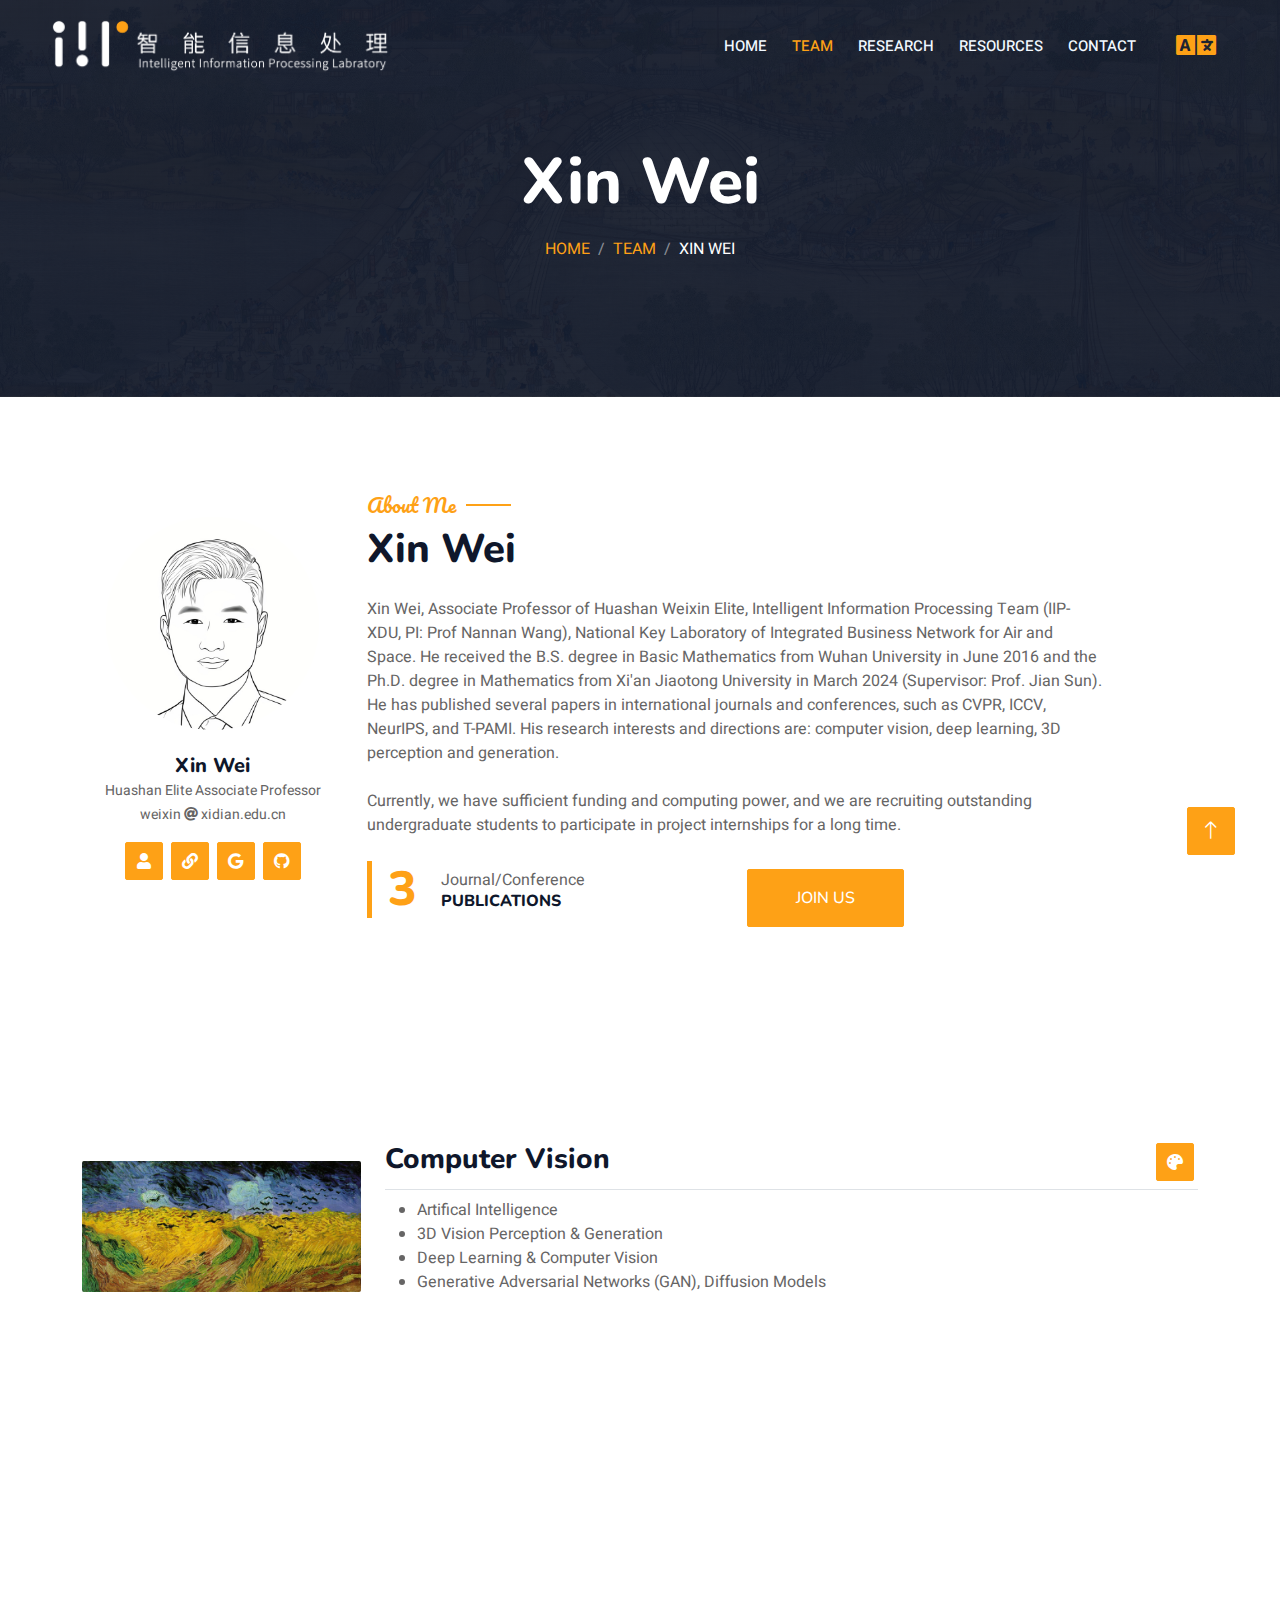
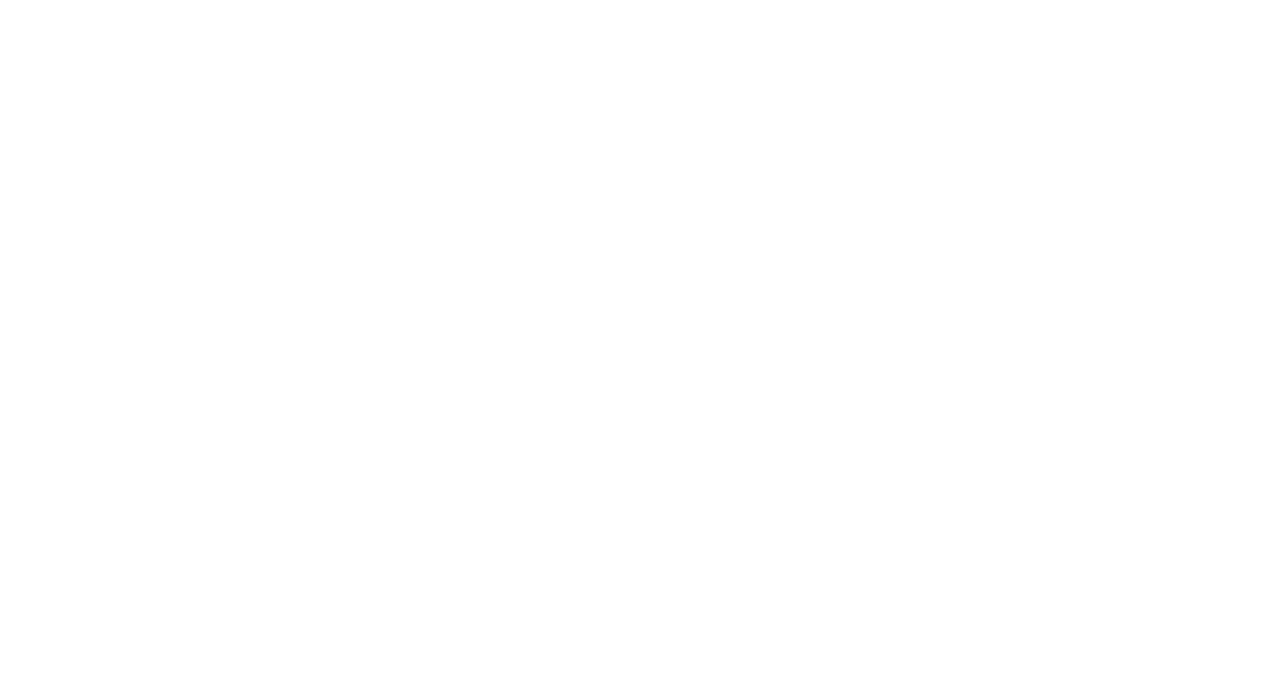
<file: team-wx.html>
<!DOCTYPE html>
<html lang="en">

<head>
    <meta charset="utf-8">
    <title>IIP · Xin Wei</title>
    <meta content="width=device-width, initial-scale=1.0" name="viewport">
    <meta content="" name="keywords">
    <meta content="" name="description">

    <!-- Favicon -->
    <link href="img/iip_fav.png" rel="icon">

    <!-- Google Web Fonts -->
    <link rel="preconnect" href="https://fonts.googleapis.com">
    <link rel="preconnect" href="https://fonts.gstatic.com" crossorigin>
    <link href="https://fonts.googleapis.com/css2?family=Heebo:wght@400;500;600&family=Nunito:wght@600;700;800&family=Pacifico&display=swap" rel="stylesheet">

    <!-- Icon Font Stylesheet -->
    <link href="https://cdnjs.cloudflare.com/ajax/libs/font-awesome/5.10.0/css/all.min.css" rel="stylesheet">
    <link href="https://cdn.jsdelivr.net/npm/bootstrap-icons@1.4.1/font/bootstrap-icons.css" rel="stylesheet">

    <!-- Libraries Stylesheet -->
    <link href="lib/animate/animate.min.css" rel="stylesheet">
    <link href="lib/owlcarousel/assets/owl.carousel.min.css" rel="stylesheet">
    <link href="lib/tempusdominus/css/tempusdominus-bootstrap-4.min.css" rel="stylesheet" />

    <!-- Customized Bootstrap Stylesheet -->
    <link href="css/bootstrap.min.css" rel="stylesheet">

    <!-- Template Stylesheet -->
    <link href="css/style.css" rel="stylesheet">
</head>

<body>
    <div class="container-xxl bg-white p-0">
        <!-- Spinner Start -->
        <div id="spinner" class="show bg-white position-fixed translate-middle w-100 vh-100 top-50 start-50 d-flex align-items-center justify-content-center">
            <div class="spinner-border text-primary" style="width: 3rem; height: 3rem;" role="status">
                <span class="sr-only">Loading...</span>
            </div>
        </div>
        <!-- Spinner End -->



        <!-- Navbar & Hero Start -->
        <div class="container-xxl position-relative p-0">
            <nav class="navbar navbar-expand-lg navbar-dark bg-dark px-4 px-lg-5 py-3 py-lg-0">
                <a href="" class="navbar-brand p-0">
                    <!-- <h1 class="text-primary m-0"><i class="fa fa-utensils me-3"></i>IIP-XDU</h1> -->
                    <img src="img/iip_white2.png" alt="Logo">
                </a>
                <button class="navbar-toggler" type="button" data-bs-toggle="collapse" data-bs-target="#navbarCollapse">
                    <span class="fa fa-bars"></span>
                </button>
                <div class="collapse navbar-collapse" id="navbarCollapse">
                    <div class="navbar-nav ms-auto py-0 pe-4">
                        <a href="index.html" class="nav-item nav-link">Home</a>
                        <a href="team.html" class="nav-item nav-link active">Team</a>
                        <a href="research.html" class="nav-item nav-link">Research</a>
                        <a href="resources.html" class="nav-item nav-link">Resources</a>
                        <!--
                        <div class="nav-item dropdown">
                            <a href="#" class="nav-link dropdown-toggle" data-bs-toggle="dropdown">Projects</a>
                            <div class="dropdown-menu m-0">
                                <a href="booking.html" class="dropdown-item">XAI</a>
                                <a href="team.html" class="dropdown-item">AIGC</a>
                                <a href="testimonial.html" class="dropdown-item">HIT</a>
                            </div>
                        </div>
                      -->
                        <a href="contact.html" class="nav-item nav-link">Contact</a>
                    </div>
                    <a href="" class="nav-item nav-link"><i class="fa fa-2x fa-language text-primary "></i></a>
                </div>
            </nav>

            <div class="container-xxl py-5 bg-dark hero-header mb-5">
                <div class="container text-center my-5 pt-5 pb-4">
                    <h1 class="display-3 text-white mb-3 animated slideInDown">Xin Wei</h1>
                    <nav aria-label="breadcrumb">
                        <ol class="breadcrumb justify-content-center text-uppercase">
                            <li class="breadcrumb-item"><a href="#">Home</a></li>
                            <li class="breadcrumb-item"><a href="team.html">Team</a></li>
                            <li class="breadcrumb-item text-white active" aria-current="page">Xin Wei</li>
                        </ol>
                    </nav>
                </div>
            </div>
        </div>
        <!-- Navbar & Hero End -->


        <!-- Team Start -->
        <div class="container-xxl pt-5 pb-3">
            <div class="container">
                <div class="row g-4">

                    <div class="col-lg-3 col-md-6 wow fadeInUp" data-wow-delay="0.3s">
                        <div class="team-item-stu text-center rounded overflow-hidden">
                            <div class="rounded-circle overflow-hidden m-4">
                                <img class="img-fluid" src="img/sketch-wx.jpg" alt="">
                            </div>
                            <h5 class="mb-0">Xin Wei</h5>
                            <small>Huashan Elite Associate Professor</small>
                            <p class="mb-2"><small> weixin <i class="fa fa-at"></i> xidian.edu.cn </small> </p>
                            <div class="d-flex justify-content-center mt-3">
                            <a class="btn btn-square btn-primary mx-1" href="team-wx.html"><i class="fa fa-user"></i></a>
                            <a class="btn btn-square btn-primary mx-1" href="https://faculty.xidian.edu.cn/weixin/zh_CN/index.htm" target="_blank"><i class="fa fa-link"></i></a>
                            <a class="btn btn-square btn-primary mx-1" href="https://scholar.google.com/citations?user=pTRfFMkAAAAJ" target="_blank"><i class="fab fa-google"></i></a>
                            <a class="btn btn-square btn-primary mx-1" href=""><i class="fab fa-github"></i></a>
                            </div>
                        </div>
                    </div>

                    <div class="col-lg-8">

                        <h5 class="section-title ff-secondary text-start text-primary fw-normal">About Me</h5>
                        <h1 class="mb-4">Xin Wei</h1>
                        <p class="mb-4">Xin Wei, Associate Professor of Huashan Weixin Elite, Intelligent Information Processing Team (IIP-XDU, PI: Prof Nannan Wang), National Key Laboratory of Integrated Business Network for Air and Space. He received the B.S. degree in Basic Mathematics from Wuhan University in June 2016 and the Ph.D. degree in Mathematics from Xi'an Jiaotong University in March 2024 (Supervisor: Prof. Jian Sun). He has published several papers in international journals and conferences, such as CVPR, ICCV, NeurIPS, and T-PAMI. His research interests and directions are: computer vision, deep learning, 3D perception and generation.</p>

                        <p class="mb-4">Currently, we have sufficient funding and computing power, and we are recruiting outstanding undergraduate students to participate in project internships for a long time.</p>

                        <div class="row g-4 mb-4">
                            <div class="col-sm-6">
                                <div class="d-flex align-items-center border-start border-5 border-primary px-3">
                                    <h1 class="flex-shrink-0 display-5 text-primary mb-0" data-toggle="counter-up">10</h1>
                                    <div class="ps-4">
                                        <p class="mb-0">Journal/Conference</p>
                                        <h6 class="text-uppercase mb-0">Publications</h6>
                                    </div>
                                </div>
                            </div>

                            <div class="col-sm-6">
                                <a class="btn btn-primary py-3 px-5 mt-2" href="contact.html">Join Us</a>
                            </div>

                        </div>

                    </div>

                </div>
            </div>
        </div>



        <!-- Students start >
        <div class="container-xxl pt-5 pb-3">
            <div class="container">

            <div class="text-center wow fadeInUp" data-wow-delay="0.1s">
                <h1 class="mb-5">Postgraduates</h1>
            </div>
            <div class="text-center wow fadeInUp" data-wow-delay="0.1s">
                <div class="row g-4">
                  <div class="col-lg-3 col-md-6">
                        <h5 class="mb-0">Wenwang Han </h5>
                        <small>2023-</small>
                  </div>
                  <div class="col-lg-3 col-md-6">
                      <h5 class="mb-0">Yifan Jiang</h5>
                      <small>2022-</small>
                  </div>
                  <div class="col-lg-3 col-md-6">
                      <h5 class="mb-0">Si Shi</h5>
                      <small>2022-</small>
                  </div>
                </div>
            </div>

          </div>
        </div>
        < Students end-->


        <!-- Projects start-->
        <div class="container-xxl pt-5 pb-3">
            <div class="container">

                <div class="text-center wow fadeInUp" data-wow-delay="0.1s">
                    <h5 class="section-title ff-secondary text-center text-primary fw-normal">Research</h5>
                </div>

                <div class="text-center wow fadeInUp" data-wow-delay="0.1s">
                    <h1 class="mb-5">Projects</h1>
                </div>

                <div class="tab-content">
                    <div id="tab-1" class="tab-pane fade show p-0 active">
                        <div class="row g-4">

                            <!--
                            <div class="col-lg-12">
                                <div class="d-flex align-items-center">
                                    <div class="col-lg-3 col-sm-6">
                                        <img class="flex-shrink-0 img-fluid rounded" src="img/bg-hero_van.jpg" alt="">
                                    </div>
                                    <div class="col-lg-9">
                                        <div class="w-100 d-flex flex-column text-start ps-4">
                                            <h3 class="d-flex justify-content-between border-bottom pb-2">
                                                <span>Credible Artificial Intelligence</span>
                                                <a class="btn btn-square btn-primary mx-1" href=""><i class="fa fa-shield-alt"></i></a>
                                            </h3>
                                            <ul>
                                                <li>Explainable Artificial Intelligence (XAI)</li>
                                                <li>Learning from noisy lables</li>
                                                <li>Learning from noisy lables</li>
                                                <li>Cross-modal Learning</li>
                                            </ul>
                                        </div>
                                    </div>
                                </div>
                            </div>
                          -->

                            <div class="col-lg-12">
                                <div class="d-flex align-items-center">
                                    <div class="col-lg-3 col-sm-6">
                                        <img class="flex-shrink-0 img-fluid rounded" src="img/bg-hero_van.jpg" alt="">
                                    </div>
                                    <div class="col-lg-9">
                                        <div class="w-100 d-flex flex-column text-start ps-4">
                                            <h3 class="d-flex justify-content-between border-bottom pb-2">
                                                <span>Computer Vision </span>
                                                <a class="btn btn-square btn-primary mx-1" href=""><i class="fa fa-palette"></i></a>
                                            </h3>
                                            <ul>
                                                <li>Artifical Intelligence</li>
                                                <li>3D Vision Perception & Generation</li>
                                                <li>Deep Learning & Computer Vision</li>
                                                <li>Generative Adversarial Networks (GAN), Diffusion Models</li>
                                            </ul>
                                        </div>
                                    </div>
                                </div>
                            </div>

                        </div>
                    </div>
                </div>

            </div>
        </div>
        <!-- Projects end-->




        <!-- Publications start-->
        <!-- 论文信息直接从 DBLP贴过来就可以， 前后用 li 环境 -->
        <div class="container-xxl pt-5 pb-3">
            <div class="container">

            <div class="text-center wow fadeInUp" data-wow-delay="0.1s">
                <h1 class="mb-5">Selected Publications </h1>
                <p>
                  <a href="https://orcid.org/0000-0002-1398-0445" target="_blank"> [ORCID] </a>
                  <a href="https://scholar.google.com/citations?user=pTRfFMkAAAAJ" target="_blank"> [Google Scholar] </a>
                </p>
            </div>

            <div class="d-flex align-items-center wow fadeInUp" data-wow-delay="0.1s">
                <div class="w-100 d-flex flex-column text-start ps-4">
                    <ul>
                      <li>Xin Wei, Ruixuan Yu, Jian Sun; Proceedings of the IEEE/CVF Conference on Computer Vision and Pattern Recognition (CVPR), 2020, pp. 1850-1859</li>
                      <li>Yu, R., Wei, X., Tombari, F., Sun, J. (2020). Deep Positional and Relational Feature Learning for Rotation-Invariant Point Cloud Analysis. In: Vedaldi, A., Bischof, H., Brox, T., Frahm, JM. (eds) Computer Vision – ECCV 2020. ECCV 2020. Lecture Notes in Computer Science(), vol 12355. Springer, Cham. https://doi.org/10.1007/978-3-030-58607-2_13</li>
                      <li>X. Wei, R. Yu and J. Sun, "Learning View-Based Graph Convolutional Network for Multi-View 3D Shape Analysis," in IEEE Transactions on Pattern Analysis and Machine Intelligence, vol. 45, no. 6, pp. 7525-7541, 1 June 2023, doi: 10.1109/TPAMI.2022.3221785.</li>
                      <li>Xin Wei, Yifei Gong, Fudong Wang, Xing Sun, Jian Sun; Proceedings of the IEEE/CVF International Conference on Computer Vision (ICCV), 2021, pp. 407-416</li>
                      <li>Xin Wei, Xiang Gu, Jian Sun, Learning Generalizable Part-based Feature Representation for 3D Point Clouds, Advances in Neural Information Processing Systems 35 (NeurIPS 2022), Main Conference Track</li>
                      <li>Xin Hu, Xin Wei, Jian Sun, A Noising-Denoising Framework for Point Cloud Upsampling via Normalizing Flows, Pattern Recognition, Volume 140, 2023, 109569</li>
                    </ul>
                </div>
            </div>

          </div>
        </div>
        <!-- Publications End -->


        <!-- Footer Start -->
        <div class="container-fluid bg-dark text-light footer pt-5 mt-5 wow fadeIn" data-wow-delay="0.1s">
            <div class="container py-5">
                <div class="row g-5">
                    <div class="col-lg-3 col-md-6">
                        <h4 class="section-title ff-secondary text-start text-primary fw-normal mb-4">Laboratory</h4>
                        <a class="btn btn-link" href="">About Us</a>
                        <a class="btn btn-link" href="">Contact Us</a>
                        <a class="btn btn-link" href="">Reservation</a>
                        <a class="btn btn-link" href="">Privacy Policy</a>
                        <a class="btn btn-link" href="">Terms & Condition</a>
                    </div>
                    <div class="col-lg-3 col-md-6">
                        <h4 class="section-title ff-secondary text-start text-primary fw-normal mb-4">Contact</h4>
                        <p class="mb-2"><i class="fa fa-map-marker-alt me-3"></i>No. 2 South Taibai Road, </p>
                        <p class="mb-2"><i class="fa fa-globe me-3"></i>Xi’an, Shaanxi 710071, China</p>
                        <p class="mb-2"><i class="fa fa-envelope me-3"></i>nnwang <i class="fa fa-at"></i> xidian.edu.cn</p>
                        <div class="d-flex pt-2">
                            <a class="btn btn-outline-light btn-social" href=""><i class="fab fa-weixin"></i></a>
                            <a class="btn btn-outline-light btn-social" href="https://github.com/IIP-Lab-XDU" target="_blank"><i class="fab fa-github"></i></a>
                            <!--
                            <a class="btn btn-outline-light btn-social" href=""><i class="fab fa-youtube"></i></a>
                            <a class="btn btn-outline-light btn-social" href=""><i class="fab fa-linkedin-in"></i></a>
                          -->
                        </div>
                    </div>
                    <div class="col-lg-3 col-md-6">
                        <h4 class="section-title ff-secondary text-start text-primary fw-normal mb-4">Links</h4>
                        <a class="btn btn-link" href="https://www.xidian.edu.cn/" target="_blank">Xidian University</a>
                        <a class="btn btn-link" href="https://hz.xidian.edu.cn/" target="_blank">Hangzhou Institute</a>
                        <a class="btn btn-link" href="https://isn.xidian.edu.cn/" target="_blank">ISN State Key Lab.</a>
                        <a class="btn btn-link" href="https://see.xidian.edu.cn/faculty/xbgao/" target="_blank">VIPSL (Xinbo Gao) </a>
                        <a class="btn btn-link" href="https://www.sydney.edu.au/engineering/about/our-people/academic-staff/dacheng-tao.html" target="_blank">USYD (Dacheng Tao) </a>
                    </div>
                    <div class="col-lg-3 col-md-6">
                        <h4 class="section-title ff-secondary text-start text-primary fw-normal mb-4">Pages</h4>
                        <!--
                        <p>You can try our work.</p>
                        <div class="position-relative mx-auto" style="max-width: 400px;">
                            <input class="form-control border-primary w-100 py-3 ps-4 pe-5" type="text" placeholder="Your email">
                            <button type="button" class="btn btn-primary py-2 position-absolute top-0 end-0 mt-2 me-2">SignUp</button>
                        </div>
                        <img class="img-fluid flex-shrink-0 rounded-circle" src="img/applet.png" style="width: 50px; height: 50px;">
                      -->
                        <a class="btn btn-link" href="index.html" class="nav-item nav-link">Home</a>
                        <a class="btn btn-link" href="team.html" class="nav-item nav-link">Team</a>
                        <a class="btn btn-link" href="research.html" class="nav-item nav-link">Research</a>
                        <a class="btn btn-link" href="resources.html" class="nav-item nav-link">Resources</a>
                        <a class="btn btn-link" href="contact.html" class="nav-item nav-link">Contact</a>
                    </div>
                </div>
            </div>
            <div class="container">
                <div class="copyright">
                    <div class="row">
                        <div class="col-md-6 text-center text-md-start mb-3 mb-md-0">
                            &copy; <a class="border-bottom" href="#">IIP Lab.</a>, All Right Reserved.

							<!--/*** This template is free as long as you keep the footer author’s credit link/attribution link/backlink. If you'd like to use the template without the footer author’s credit link/attribution link/backlink, you can purchase the Credit Removal License from "https://htmlcodex.com/credit-removal". Thank you for your support. ***/-->
							Designed By <a class="border-bottom" href="https://htmlcodex.com">HTML Codex</a>
                        </div>
                        <div class="col-md-6 text-center text-md-end">
                            <div class="footer-menu">
                                <a href="">Home</a>
                                <a href="">Cookies</a>
                                <a href="">Help</a>
                                <a href="">FQAs</a>
                            </div>
                        </div>
                    </div>
                </div>
            </div>
        </div>
        <!-- Footer End -->


        <!-- Back to Top -->
        <a href="#" class="btn btn-lg btn-primary btn-lg-square back-to-top"><i class="bi bi-arrow-up"></i></a>
    </div>

    <!-- JavaScript Libraries -->
    <script src="https://code.jquery.com/jquery-3.4.1.min.js"></script>
    <script src="https://cdn.jsdelivr.net/npm/bootstrap@5.0.0/dist/js/bootstrap.bundle.min.js"></script>
    <script src="lib/wow/wow.min.js"></script>
    <script src="lib/easing/easing.min.js"></script>
    <script src="lib/waypoints/waypoints.min.js"></script>
    <script src="lib/counterup/counterup.min.js"></script>
    <script src="lib/owlcarousel/owl.carousel.min.js"></script>
    <script src="lib/tempusdominus/js/moment.min.js"></script>
    <script src="lib/tempusdominus/js/moment-timezone.min.js"></script>
    <script src="lib/tempusdominus/js/tempusdominus-bootstrap-4.min.js"></script>

    <!-- Template Javascript -->
    <script src="js/main.js"></script>
</body>

</html>
</file>
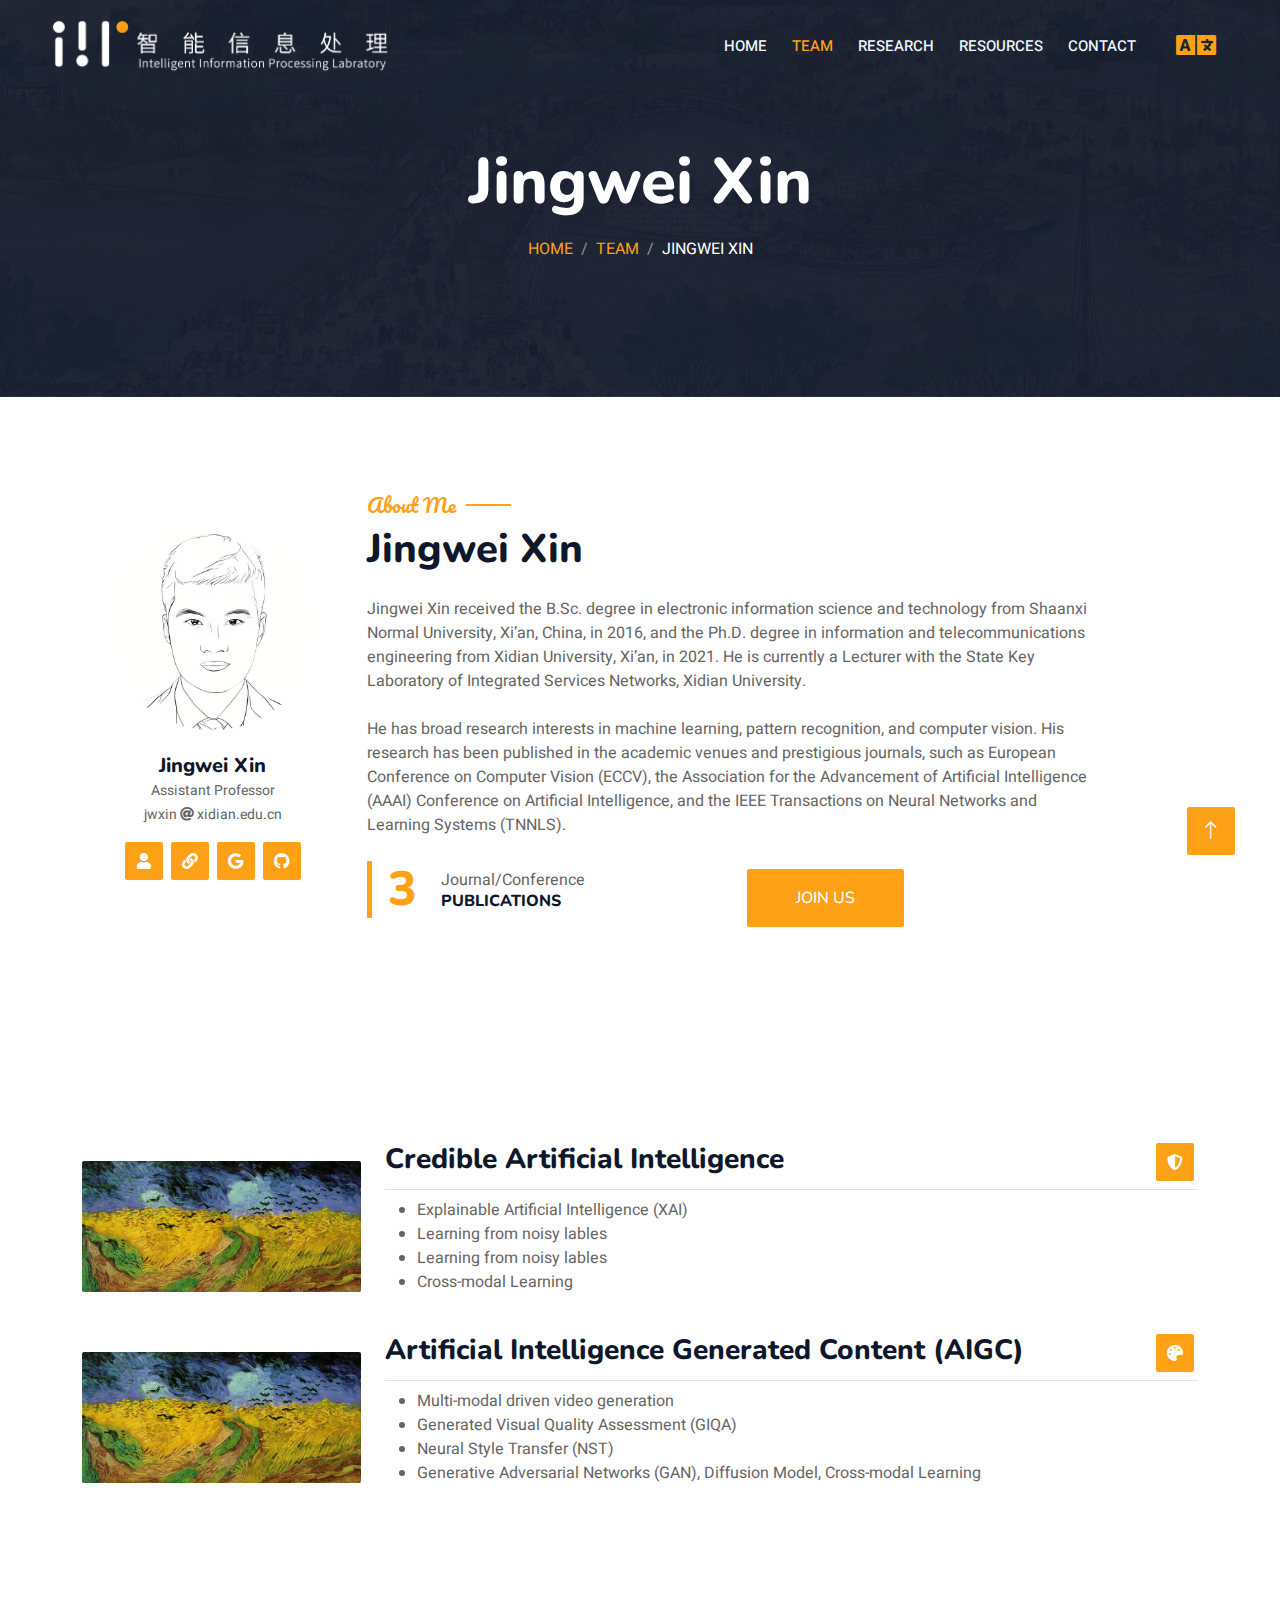
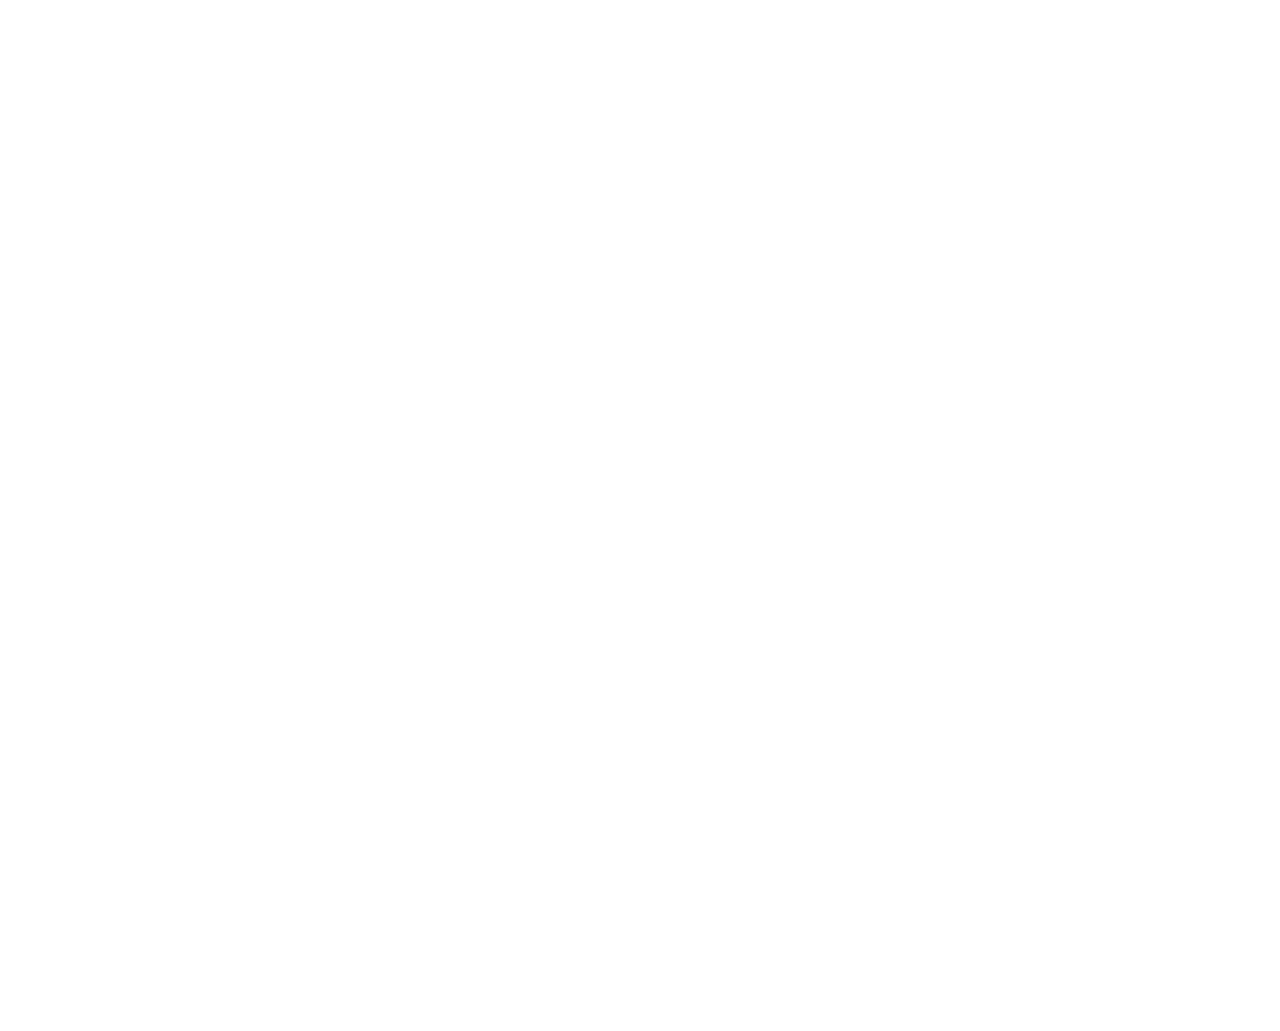
<file: team-xjw.html>
<!DOCTYPE html>
<html lang="en">

<head>
    <meta charset="utf-8">
    <title>IIP · Jingwei Xin</title>
    <meta content="width=device-width, initial-scale=1.0" name="viewport">
    <meta content="" name="keywords">
    <meta content="" name="description">

    <!-- Favicon -->
    <link href="img/iip_fav.png" rel="icon">

    <!-- Google Web Fonts -->
    <link rel="preconnect" href="https://fonts.googleapis.com">
    <link rel="preconnect" href="https://fonts.gstatic.com" crossorigin>
    <link href="https://fonts.googleapis.com/css2?family=Heebo:wght@400;500;600&family=Nunito:wght@600;700;800&family=Pacifico&display=swap" rel="stylesheet">

    <!-- Icon Font Stylesheet -->
    <link href="https://cdnjs.cloudflare.com/ajax/libs/font-awesome/5.10.0/css/all.min.css" rel="stylesheet">
    <link href="https://cdn.jsdelivr.net/npm/bootstrap-icons@1.4.1/font/bootstrap-icons.css" rel="stylesheet">

    <!-- Libraries Stylesheet -->
    <link href="lib/animate/animate.min.css" rel="stylesheet">
    <link href="lib/owlcarousel/assets/owl.carousel.min.css" rel="stylesheet">
    <link href="lib/tempusdominus/css/tempusdominus-bootstrap-4.min.css" rel="stylesheet" />

    <!-- Customized Bootstrap Stylesheet -->
    <link href="css/bootstrap.min.css" rel="stylesheet">

    <!-- Template Stylesheet -->
    <link href="css/style.css" rel="stylesheet">
</head>

<body>
    <div class="container-xxl bg-white p-0">
        <!-- Spinner Start -->
        <div id="spinner" class="show bg-white position-fixed translate-middle w-100 vh-100 top-50 start-50 d-flex align-items-center justify-content-center">
            <div class="spinner-border text-primary" style="width: 3rem; height: 3rem;" role="status">
                <span class="sr-only">Loading...</span>
            </div>
        </div>
        <!-- Spinner End -->



        <!-- Navbar & Hero Start -->
        <div class="container-xxl position-relative p-0">
            <nav class="navbar navbar-expand-lg navbar-dark bg-dark px-4 px-lg-5 py-3 py-lg-0">
                <a href="" class="navbar-brand p-0">
                    <!-- <h1 class="text-primary m-0"><i class="fa fa-utensils me-3"></i>IIP-XDU</h1> -->
                    <img src="img/iip_white2.png" alt="Logo">
                </a>
                <button class="navbar-toggler" type="button" data-bs-toggle="collapse" data-bs-target="#navbarCollapse">
                    <span class="fa fa-bars"></span>
                </button>
                <div class="collapse navbar-collapse" id="navbarCollapse">
                    <div class="navbar-nav ms-auto py-0 pe-4">
                        <a href="index.html" class="nav-item nav-link">Home</a>
                        <a href="team.html" class="nav-item nav-link active">Team</a>
                        <a href="research.html" class="nav-item nav-link">Research</a>
                        <a href="resources.html" class="nav-item nav-link">Resources</a>
                        <!--
                        <div class="nav-item dropdown">
                            <a href="#" class="nav-link dropdown-toggle" data-bs-toggle="dropdown">Projects</a>
                            <div class="dropdown-menu m-0">
                                <a href="booking.html" class="dropdown-item">XAI</a>
                                <a href="team.html" class="dropdown-item">AIGC</a>
                                <a href="testimonial.html" class="dropdown-item">HIT</a>
                            </div>
                        </div>
                      -->
                        <a href="contact.html" class="nav-item nav-link">Contact</a>
                    </div>
                    <a href="" class="nav-item nav-link"><i class="fa fa-2x fa-language text-primary "></i></a>
                </div>
            </nav>

            <div class="container-xxl py-5 bg-dark hero-header mb-5">
                <div class="container text-center my-5 pt-5 pb-4">
                    <h1 class="display-3 text-white mb-3 animated slideInDown">Jingwei Xin</h1>
                    <nav aria-label="breadcrumb">
                        <ol class="breadcrumb justify-content-center text-uppercase">
                            <li class="breadcrumb-item"><a href="index.html">Home</a></li>
                            <li class="breadcrumb-item"><a href="team.html">Team</a></li>
                            <li class="breadcrumb-item text-white active" aria-current="page">Jingwei Xin</li>
                        </ol>
                    </nav>
                </div>
            </div>
        </div>
        <!-- Navbar & Hero End -->


        <!-- Team Start -->
        <div class="container-xxl pt-5 pb-3">
            <div class="container">
                <div class="row g-4">

                    <div class="col-lg-3 col-md-6 wow fadeInUp" data-wow-delay="0.3s">
                        <div class="team-item-stu text-center rounded overflow-hidden">
                            <div class="rounded-circle overflow-hidden m-4">
                                <img class="img-fluid" src="img/xjw.jpg" alt="">
                            </div>
                            <h5 class="mb-0">Jingwei Xin</h5>
                            <small>Assistant Professor</small>
                            <p class="mb-2"><small> jwxin <i class="fa fa-at"></i> xidian.edu.cn </small> </p>
                            <div class="d-flex justify-content-center mt-3">
                            <a class="btn btn-square btn-primary mx-1" href="team-xjw.html"><i class="fa fa-user"></i></a>
                            <a class="btn btn-square btn-primary mx-1" href=""><i class="fa fa-link"></i></a>
                            <a class="btn btn-square btn-primary mx-1" href="https://scholar.google.com/citations?user=mcIEFDMAAAAJ" target="_blank"><i class="fab fa-google"></i></a>
                            <a class="btn btn-square btn-primary mx-1" href=""><i class="fab fa-github"></i></a>
                            </div>
                        </div>
                    </div>

                    <div class="col-lg-8">

                        <h5 class="section-title ff-secondary text-start text-primary fw-normal">About Me</h5>
                        <h1 class="mb-4">Jingwei Xin</h1>
                        <p class="mb-4">Jingwei Xin received the B.Sc. degree in electronic information science and technology from Shaanxi Normal University,
                          Xi’an, China, in 2016, and the Ph.D. degree in information and telecommunications engineering from Xidian University, Xi’an, in 2021.
                          He is currently a Lecturer with the State Key Laboratory of Integrated Services Networks, Xidian University. </p>
                        <p class="mb-4">He has broad research interests in machine learning, pattern recognition, and computer vision.
                          His research has been published in the academic venues and prestigious journals, such as European Conference on Computer Vision (ECCV),
                          the Association for the Advancement of Artificial Intelligence (AAAI) Conference on Artificial Intelligence,
                          and the IEEE Transactions on Neural Networks and Learning Systems (TNNLS). </p>

                        <div class="row g-4 mb-4">
                            <div class="col-sm-6">
                                <div class="d-flex align-items-center border-start border-5 border-primary px-3">
                                    <h1 class="flex-shrink-0 display-5 text-primary mb-0" data-toggle="counter-up">10</h1>
                                    <div class="ps-4">
                                        <p class="mb-0">Journal/Conference</p>
                                        <h6 class="text-uppercase mb-0">Publications</h6>
                                    </div>
                                </div>
                            </div>

                            <div class="col-sm-6">
                                <a class="btn btn-primary py-3 px-5 mt-2" href="contact.html">Join Us</a>
                            </div>

                        </div>

                    </div>

                </div>
            </div>
        </div>



        <!-- Students start >
        <div class="container-xxl pt-5 pb-3">
            <div class="container">

            <div class="text-center wow fadeInUp" data-wow-delay="0.1s">
                <h1 class="mb-5">Postgraduates</h1>
            </div>
            <div class="text-center wow fadeInUp" data-wow-delay="0.1s">
                <div class="row g-4">
                  <div class="col-lg-3 col-md-6">
                        <h5 class="mb-0">Wenwang Han </h5>
                        <small>2023-</small>
                  </div>
                  <div class="col-lg-3 col-md-6">
                      <h5 class="mb-0">Yifan Jiang</h5>
                      <small>2022-</small>
                  </div>
                  <div class="col-lg-3 col-md-6">
                      <h5 class="mb-0">Si Shi</h5>
                      <small>2022-</small>
                  </div>
                </div>
            </div>

          </div>
        </div>
        < Students end-->


        <!-- Projects start-->
        <div class="container-xxl pt-5 pb-3">
            <div class="container">

                <div class="text-center wow fadeInUp" data-wow-delay="0.1s">
                    <h5 class="section-title ff-secondary text-center text-primary fw-normal">Research</h5>
                </div>

                <div class="text-center wow fadeInUp" data-wow-delay="0.1s">
                    <h1 class="mb-5">Projects</h1>
                </div>

                <div class="tab-content">
                    <div id="tab-1" class="tab-pane fade show p-0 active">
                        <div class="row g-4">

                            <div class="col-lg-12">
                                <div class="d-flex align-items-center">
                                    <div class="col-lg-3 col-sm-6">
                                        <img class="flex-shrink-0 img-fluid rounded" src="img/bg-hero_van.jpg" alt="">
                                    </div>
                                    <div class="col-lg-9">
                                        <div class="w-100 d-flex flex-column text-start ps-4">
                                            <h3 class="d-flex justify-content-between border-bottom pb-2">
                                                <span>Credible Artificial Intelligence</span>
                                                <a class="btn btn-square btn-primary mx-1" href=""><i class="fa fa-shield-alt"></i></a>
                                            </h3>
                                            <ul>
                                                <li>Explainable Artificial Intelligence (XAI)</li>
                                                <li>Learning from noisy lables</li>
                                                <li>Learning from noisy lables</li>
                                                <li>Cross-modal Learning</li>
                                            </ul>
                                        </div>
                                    </div>
                                </div>
                            </div>

                            <div class="col-lg-12">
                                <div class="d-flex align-items-center">
                                    <div class="col-lg-3 col-sm-6">
                                        <img class="flex-shrink-0 img-fluid rounded" src="img/bg-hero_van.jpg" alt="">
                                    </div>
                                    <div class="col-lg-9">
                                        <div class="w-100 d-flex flex-column text-start ps-4">
                                            <h3 class="d-flex justify-content-between border-bottom pb-2">
                                                <span>Artificial Intelligence Generated Content (AIGC)</span>
                                                <a class="btn btn-square btn-primary mx-1" href=""><i class="fa fa-palette"></i></a>
                                            </h3>
                                            <ul>
                                                <li>Multi-modal driven video generation</li>
                                                <li>Generated Visual Quality Assessment (GIQA)</li>
                                                <li>Neural Style Transfer (NST)</li>
                                                <li>Generative Adversarial Networks (GAN), Diffusion Model, Cross-modal Learning</li>
                                            </ul>
                                        </div>
                                    </div>
                                </div>
                            </div>

                        </div>
                    </div>
                </div>

            </div>
        </div>
        <!-- Projects end-->




        <!-- Publications start-->
        <!-- 论文信息直接从 DBLP贴过来就可以， 前后用 li 环境 -->
        <div class="container-xxl pt-5 pb-3">
            <div class="container">

            <div class="text-center wow fadeInUp" data-wow-delay="0.1s">
                <h1 class="mb-5">Selected Publications </h1>
                <p>
                  <a href="https://dblp.org/pid/175/1662.html" target="_blank"> [DBLP] </a>
                  <a href="https://scholar.google.com/citations?user=mcIEFDMAAAAJ" target="_blank"> [Google Scholar] </a>
                </p>
            </div>

            <div class="d-flex align-items-center wow fadeInUp" data-wow-delay="0.1s">
                <div class="w-100 d-flex flex-column text-start ps-4">
                    <ul>
                      <li>Zhaori Gong, Nannan Wang, De Cheng, Xinrui Jiang, Jingwei Xin, Xi Yang, Xinbo Gao:
Learning Deep Resonant Prior for Hyperspectral Image Super-Resolution. IEEE Trans. Geosci. Remote. Sens. 60: 1-14 (2022)</li>
                      <li>Zhiling Guo, Jingwei Xin, Nannan Wang, Jie Li, Xinbo Gao:
External-Internal Attention for Hyperspectral Image Super-Resolution. IEEE Trans. Geosci. Remote. Sens. 60: 1-14 (2022)</li>
                      <li>Jingwei Xin, Jie Li, Xinrui Jiang, Nannan Wang, Heng Huang, Xinbo Gao:
Wavelet-Based Dual Recursive Network for Image Super-Resolution. IEEE Trans. Neural Networks Learn. Syst. 33(2): 707-720 (2022)</li>
                      <li>Xinrui Jiang, Nannan Wang, Jingwei Xin, Xiaobo Xia, Xi Yang, Xinbo Gao:
Learning lightweight super-resolution networks with weight pruning. Neural Networks 144: 21-32 (2021)</li>
                      <li>Xinrui Jiang, Nannan Wang, Jingwei Xin, Keyu Li, Xi Yang, Xinbo Gao:
Training Binary Neural Network without Batch Normalization for Image Super-Resolution. AAAI 2021: 1700-1707</li>
                      <li>Xinrui Jiang, Nannan Wang, Jingwei Xin, Xi Yang, Yi Yu, Xinbo Gao:
Image super-resolution via multi-view information fusion networks. Neurocomputing 402: 29-37 (2020)</li>
                      <li>Jingwei Xin, Nannan Wang, Jie Li, Xinbo Gao, Zhifeng Li:
Video Face Super-Resolution with Motion-Adaptive Feedback Cell. AAAI 2020: 12468-12475</li>
                      <li>Jingwei Xin, Nannan Wang, Xinrui Jiang, Jie Li, Xinbo Gao, Zhifeng Li:
Facial Attribute Capsules for Noise Face Super Resolution. AAAI 2020: 12476-12483</li>
                      <li>Jingwei Xin, Nannan Wang, Xinrui Jiang, Jie Li, Heng Huang, Xinbo Gao:
Binarized Neural Network for Single Image Super Resolution. ECCV (4) 2020: 91-107</li>
                      <li>Jingwei Xin, Nannan Wang, Xinbo Gao, Jie Li:
Residual Attribute Attention Network for Face Image Super-Resolution. AAAI 2019: 9054-9061</li>
                    </ul>
                </div>
            </div>

          </div>
        </div>
        <!-- Publications End -->


        <!-- Footer Start -->
        <div class="container-fluid bg-dark text-light footer pt-5 mt-5 wow fadeIn" data-wow-delay="0.1s">
            <div class="container py-5">
                <div class="row g-5">
                    <div class="col-lg-3 col-md-6">
                        <h4 class="section-title ff-secondary text-start text-primary fw-normal mb-4">Laboratory</h4>
                        <a class="btn btn-link" href="">About Us</a>
                        <a class="btn btn-link" href="">Contact Us</a>
                        <a class="btn btn-link" href="">Reservation</a>
                        <a class="btn btn-link" href="">Privacy Policy</a>
                        <a class="btn btn-link" href="">Terms & Condition</a>
                    </div>
                    <div class="col-lg-3 col-md-6">
                        <h4 class="section-title ff-secondary text-start text-primary fw-normal mb-4">Contact</h4>
                        <p class="mb-2"><i class="fa fa-map-marker-alt me-3"></i>No. 2 South Taibai Road, </p>
                        <p class="mb-2"><i class="fa fa-globe me-3"></i>Xi’an, Shaanxi 710071, China</p>
                        <p class="mb-2"><i class="fa fa-envelope me-3"></i>nnwang <i class="fa fa-at"></i> xidian.edu.cn</p>
                        <div class="d-flex pt-2">
                            <a class="btn btn-outline-light btn-social" href=""><i class="fab fa-weixin"></i></a>
                            <a class="btn btn-outline-light btn-social" href="https://github.com/IIP-Lab-XDU" target="_blank"><i class="fab fa-github"></i></a>
                            <!--
                            <a class="btn btn-outline-light btn-social" href=""><i class="fab fa-youtube"></i></a>
                            <a class="btn btn-outline-light btn-social" href=""><i class="fab fa-linkedin-in"></i></a>
                          -->
                        </div>
                    </div>
                    <div class="col-lg-3 col-md-6">
                        <h4 class="section-title ff-secondary text-start text-primary fw-normal mb-4">Links</h4>
                        <a class="btn btn-link" href="https://www.xidian.edu.cn/" target="_blank">Xidian University</a>
                        <a class="btn btn-link" href="https://hz.xidian.edu.cn/" target="_blank">Hangzhou Institute</a>
                        <a class="btn btn-link" href="https://isn.xidian.edu.cn/" target="_blank">ISN State Key Lab.</a>
                        <a class="btn btn-link" href="https://see.xidian.edu.cn/faculty/xbgao/" target="_blank">VIPSL (Xinbo Gao) </a>
                        <a class="btn btn-link" href="https://www.sydney.edu.au/engineering/about/our-people/academic-staff/dacheng-tao.html" target="_blank">USYD (Dacheng Tao) </a>
                    </div>
                    <div class="col-lg-3 col-md-6">
                        <h4 class="section-title ff-secondary text-start text-primary fw-normal mb-4">Pages</h4>
                        <!--
                        <p>You can try our work.</p>
                        <div class="position-relative mx-auto" style="max-width: 400px;">
                            <input class="form-control border-primary w-100 py-3 ps-4 pe-5" type="text" placeholder="Your email">
                            <button type="button" class="btn btn-primary py-2 position-absolute top-0 end-0 mt-2 me-2">SignUp</button>
                        </div>
                        <img class="img-fluid flex-shrink-0 rounded-circle" src="img/applet.png" style="width: 50px; height: 50px;">
                      -->
                        <a class="btn btn-link" href="index.html" class="nav-item nav-link">Home</a>
                        <a class="btn btn-link" href="team.html" class="nav-item nav-link">Team</a>
                        <a class="btn btn-link" href="research.html" class="nav-item nav-link">Research</a>
                        <a class="btn btn-link" href="resources.html" class="nav-item nav-link">Resources</a>
                        <a class="btn btn-link" href="contact.html" class="nav-item nav-link">Contact</a>
                    </div>
                </div>
            </div>
            <div class="container">
                <div class="copyright">
                    <div class="row">
                        <div class="col-md-6 text-center text-md-start mb-3 mb-md-0">
                            &copy; <a class="border-bottom" href="#">IIP Lab.</a>, All Right Reserved.

							<!--/*** This template is free as long as you keep the footer author’s credit link/attribution link/backlink. If you'd like to use the template without the footer author’s credit link/attribution link/backlink, you can purchase the Credit Removal License from "https://htmlcodex.com/credit-removal". Thank you for your support. ***/-->
							Designed By <a class="border-bottom" href="https://htmlcodex.com">HTML Codex</a>
                        </div>
                        <div class="col-md-6 text-center text-md-end">
                            <div class="footer-menu">
                                <a href="">Home</a>
                                <a href="">Cookies</a>
                                <a href="">Help</a>
                                <a href="">FQAs</a>
                            </div>
                        </div>
                    </div>
                </div>
            </div>
        </div>
        <!-- Footer End -->


        <!-- Back to Top -->
        <a href="#" class="btn btn-lg btn-primary btn-lg-square back-to-top"><i class="bi bi-arrow-up"></i></a>
    </div>

    <!-- JavaScript Libraries -->
    <script src="https://code.jquery.com/jquery-3.4.1.min.js"></script>
    <script src="https://cdn.jsdelivr.net/npm/bootstrap@5.0.0/dist/js/bootstrap.bundle.min.js"></script>
    <script src="lib/wow/wow.min.js"></script>
    <script src="lib/easing/easing.min.js"></script>
    <script src="lib/waypoints/waypoints.min.js"></script>
    <script src="lib/counterup/counterup.min.js"></script>
    <script src="lib/owlcarousel/owl.carousel.min.js"></script>
    <script src="lib/tempusdominus/js/moment.min.js"></script>
    <script src="lib/tempusdominus/js/moment-timezone.min.js"></script>
    <script src="lib/tempusdominus/js/tempusdominus-bootstrap-4.min.js"></script>

    <!-- Template Javascript -->
    <script src="js/main.js"></script>
</body>

</html>
</file>
<file: css/style.css>
/********** Template CSS **********/
:root {
    --primary: #FEA116;
    --light: #F1F8FF;
    --dark: #0F172B;
}

.ff-secondary {
    font-family: 'Pacifico', cursive;
}

.fw-medium {
    font-weight: 600 !important;
}

.fw-semi-bold {
    font-weight: 700 !important;
}

.back-to-top {
    position: fixed;
    display: none;
    right: 45px;
    bottom: 45px;
    z-index: 99;
}


/*** Spinner ***/
#spinner {
    opacity: 0;
    visibility: hidden;
    transition: opacity .5s ease-out, visibility 0s linear .5s;
    z-index: 99999;
}

#spinner.show {
    transition: opacity .5s ease-out, visibility 0s linear 0s;
    visibility: visible;
    opacity: 1;
}


/*** Button ***/
.btn {
    font-family: 'Nunito', sans-serif;
    font-weight: 500;
    text-transform: uppercase;
    transition: .5s;
}

.btn.btn-primary,
.btn.btn-secondary {
    color: #FFFFFF;
}

.btn-square {
    width: 38px;
    height: 38px;
}

.btn-sm-square {
    width: 32px;
    height: 32px;
}

.btn-lg-square {
    width: 48px;
    height: 48px;
}

.btn-square,
.btn-sm-square,
.btn-lg-square {
    padding: 0;
    display: flex;
    align-items: center;
    justify-content: center;
    font-weight: normal;
    border-radius: 2px;
}


/*** Navbar ***/
.navbar-dark .navbar-nav .nav-link {
    position: relative;
    margin-left: 25px;
    padding: 35px 0;
    font-size: 15px;
    color: var(--light) !important;
    text-transform: uppercase;
    font-weight: 500;
    outline: none;
    transition: .5s;
}

.sticky-top.navbar-dark .navbar-nav .nav-link {
    padding: 20px 0;
}

.navbar-dark .navbar-nav .nav-link:hover,
.navbar-dark .navbar-nav .nav-link.active {
    color: var(--primary) !important;
}

.navbar-dark .navbar-brand img {
    max-height: 60px;
    transition: .5s;
}

.sticky-top.navbar-dark .navbar-brand img {
    max-height: 45px;
}

@media (max-width: 991.98px) {
    .sticky-top.navbar-dark {
        position: relative;
    }

    .navbar-dark .navbar-collapse {
        margin-top: 15px;
        border-top: 1px solid rgba(255, 255, 255, .1)
    }

    .navbar-dark .navbar-nav .nav-link,
    .sticky-top.navbar-dark .navbar-nav .nav-link {
        padding: 10px 0;
        margin-left: 0;
    }

    .navbar-dark .navbar-brand img {
        max-height: 45px;
    }
}

@media (min-width: 992px) {
    .navbar-dark {
        position: absolute;
        width: 100%;
        top: 0;
        left: 0;
        z-index: 999;
        background: transparent !important;
    }
    
    .sticky-top.navbar-dark {
        position: fixed;
        background: var(--dark) !important;
    }
}


/*** Hero Header ***/
.hero-header {
    background: linear-gradient(rgba(15, 23, 43, .9), rgba(15, 23, 43, .9)), url(../img/bg-hero.jpg);
    background-position: center center;
    background-repeat: no-repeat;
    background-size: cover;
}

.hero-header img {
    animation: imgRotate 50s linear infinite;
}

@keyframes imgRotate { 
    100% { 
        transform: rotate(360deg); 
    } 
}

.breadcrumb-item + .breadcrumb-item::before {
    color: rgba(255, 255, 255, .5);
}


/*** Section Title ***/
.section-title {
    position: relative;
    display: inline-block;
}

.section-title::before {
    position: absolute;
    content: "";
    width: 45px;
    height: 2px;
    top: 50%;
    left: -55px;
    margin-top: -1px;
    background: var(--primary);
}

.section-title::after {
    position: absolute;
    content: "";
    width: 45px;
    height: 2px;
    top: 50%;
    right: -55px;
    margin-top: -1px;
    background: var(--primary);
}

.section-title.text-start::before,
.section-title.text-end::after {
    display: none;
}


/*** Service ***/
.service-item {
    box-shadow: 0 0 45px rgba(0, 0, 0, .08);
    transition: .5s;
}

.service-item:hover {
    background: var(--primary);
}

.service-item * {
    transition: .5s;
}

.service-item:hover * {
    color: var(--light) !important;
}


/*** Food Menu ***/
.nav-pills .nav-item .active {
    border-bottom: 2px solid var(--primary);
}


/*** Youtube Video ***/
.video {
    position: relative;
    height: 100%;
    min-height: 500px;
    background: linear-gradient(rgba(15, 23, 43, .1), rgba(15, 23, 43, .1)), url(../img/video.jpg);
    background-position: center center;
    background-repeat: no-repeat;
    background-size: cover;
}

.video .btn-play {
    position: absolute;
    z-index: 3;
    top: 50%;
    left: 50%;
    transform: translateX(-50%) translateY(-50%);
    box-sizing: content-box;
    display: block;
    width: 32px;
    height: 44px;
    border-radius: 50%;
    border: none;
    outline: none;
    padding: 18px 20px 18px 28px;
}

.video .btn-play:before {
    content: "";
    position: absolute;
    z-index: 0;
    left: 50%;
    top: 50%;
    transform: translateX(-50%) translateY(-50%);
    display: block;
    width: 100px;
    height: 100px;
    background: var(--primary);
    border-radius: 50%;
    animation: pulse-border 1500ms ease-out infinite;
}

.video .btn-play:after {
    content: "";
    position: absolute;
    z-index: 1;
    left: 50%;
    top: 50%;
    transform: translateX(-50%) translateY(-50%);
    display: block;
    width: 100px;
    height: 100px;
    background: var(--primary);
    border-radius: 50%;
    transition: all 200ms;
}

.video .btn-play img {
    position: relative;
    z-index: 3;
    max-width: 100%;
    width: auto;
    height: auto;
}

.video .btn-play span {
    display: block;
    position: relative;
    z-index: 3;
    width: 0;
    height: 0;
    border-left: 32px solid var(--dark);
    border-top: 22px solid transparent;
    border-bottom: 22px solid transparent;
}

@keyframes pulse-border {
    0% {
        transform: translateX(-50%) translateY(-50%) translateZ(0) scale(1);
        opacity: 1;
    }

    100% {
        transform: translateX(-50%) translateY(-50%) translateZ(0) scale(1.5);
        opacity: 0;
    }
}

#videoModal {
    z-index: 99999;
}

#videoModal .modal-dialog {
    position: relative;
    max-width: 800px;
    margin: 60px auto 0 auto;
}

#videoModal .modal-body {
    position: relative;
    padding: 0px;
}

#videoModal .close {
    position: absolute;
    width: 30px;
    height: 30px;
    right: 0px;
    top: -30px;
    z-index: 999;
    font-size: 30px;
    font-weight: normal;
    color: #FFFFFF;
    background: #000000;
    opacity: 1;
}


/*** Team ***/
.team-item {
    box-shadow: 0 0 45px rgba(0, 0, 0, .08);
    height: calc(100% - 38px);
    transition: .5s;
}

.team-item img {
    transition: .5s;
}

.team-item:hover img {
    transform: scale(1.1);
}

.team-item:hover {
    height: 100%;
}

.team-item .btn {
    border-radius: 38px 38px 0 0;
}


/*** Testimonial ***/
.testimonial-carousel .owl-item .testimonial-item,
.testimonial-carousel .owl-item.center .testimonial-item * {
    transition: .5s;
}

.testimonial-carousel .owl-item.center .testimonial-item {
    background: var(--primary) !important;
    border-color: var(--primary) !important;
}

.testimonial-carousel .owl-item.center .testimonial-item * {
    color: var(--light) !important;
}

.testimonial-carousel .owl-dots {
    margin-top: 24px;
    display: flex;
    align-items: flex-end;
    justify-content: center;
}

.testimonial-carousel .owl-dot {
    position: relative;
    display: inline-block;
    margin: 0 5px;
    width: 15px;
    height: 15px;
    border: 1px solid #CCCCCC;
    border-radius: 15px;
    transition: .5s;
}

.testimonial-carousel .owl-dot.active {
    background: var(--primary);
    border-color: var(--primary);
}


/*** Footer ***/
.footer .btn.btn-social {
    margin-right: 5px;
    width: 35px;
    height: 35px;
    display: flex;
    align-items: center;
    justify-content: center;
    color: var(--light);
    border: 1px solid #FFFFFF;
    border-radius: 35px;
    transition: .3s;
}

.footer .btn.btn-social:hover {
    color: var(--primary);
}

.footer .btn.btn-link {
    display: block;
    margin-bottom: 5px;
    padding: 0;
    text-align: left;
    color: #FFFFFF;
    font-size: 15px;
    font-weight: normal;
    text-transform: capitalize;
    transition: .3s;
}

.footer .btn.btn-link::before {
    position: relative;
    content: "\f105";
    font-family: "Font Awesome 5 Free";
    font-weight: 900;
    margin-right: 10px;
}

.footer .btn.btn-link:hover {
    letter-spacing: 1px;
    box-shadow: none;
}

.footer .copyright {
    padding: 25px 0;
    font-size: 15px;
    border-top: 1px solid rgba(256, 256, 256, .1);
}

.footer .copyright a {
    color: var(--light);
}

.footer .footer-menu a {
    margin-right: 15px;
    padding-right: 15px;
    border-right: 1px solid rgba(255, 255, 255, .1);
}

.footer .footer-menu a:last-child {
    margin-right: 0;
    padding-right: 0;
    border-right: none;
}
</file>
